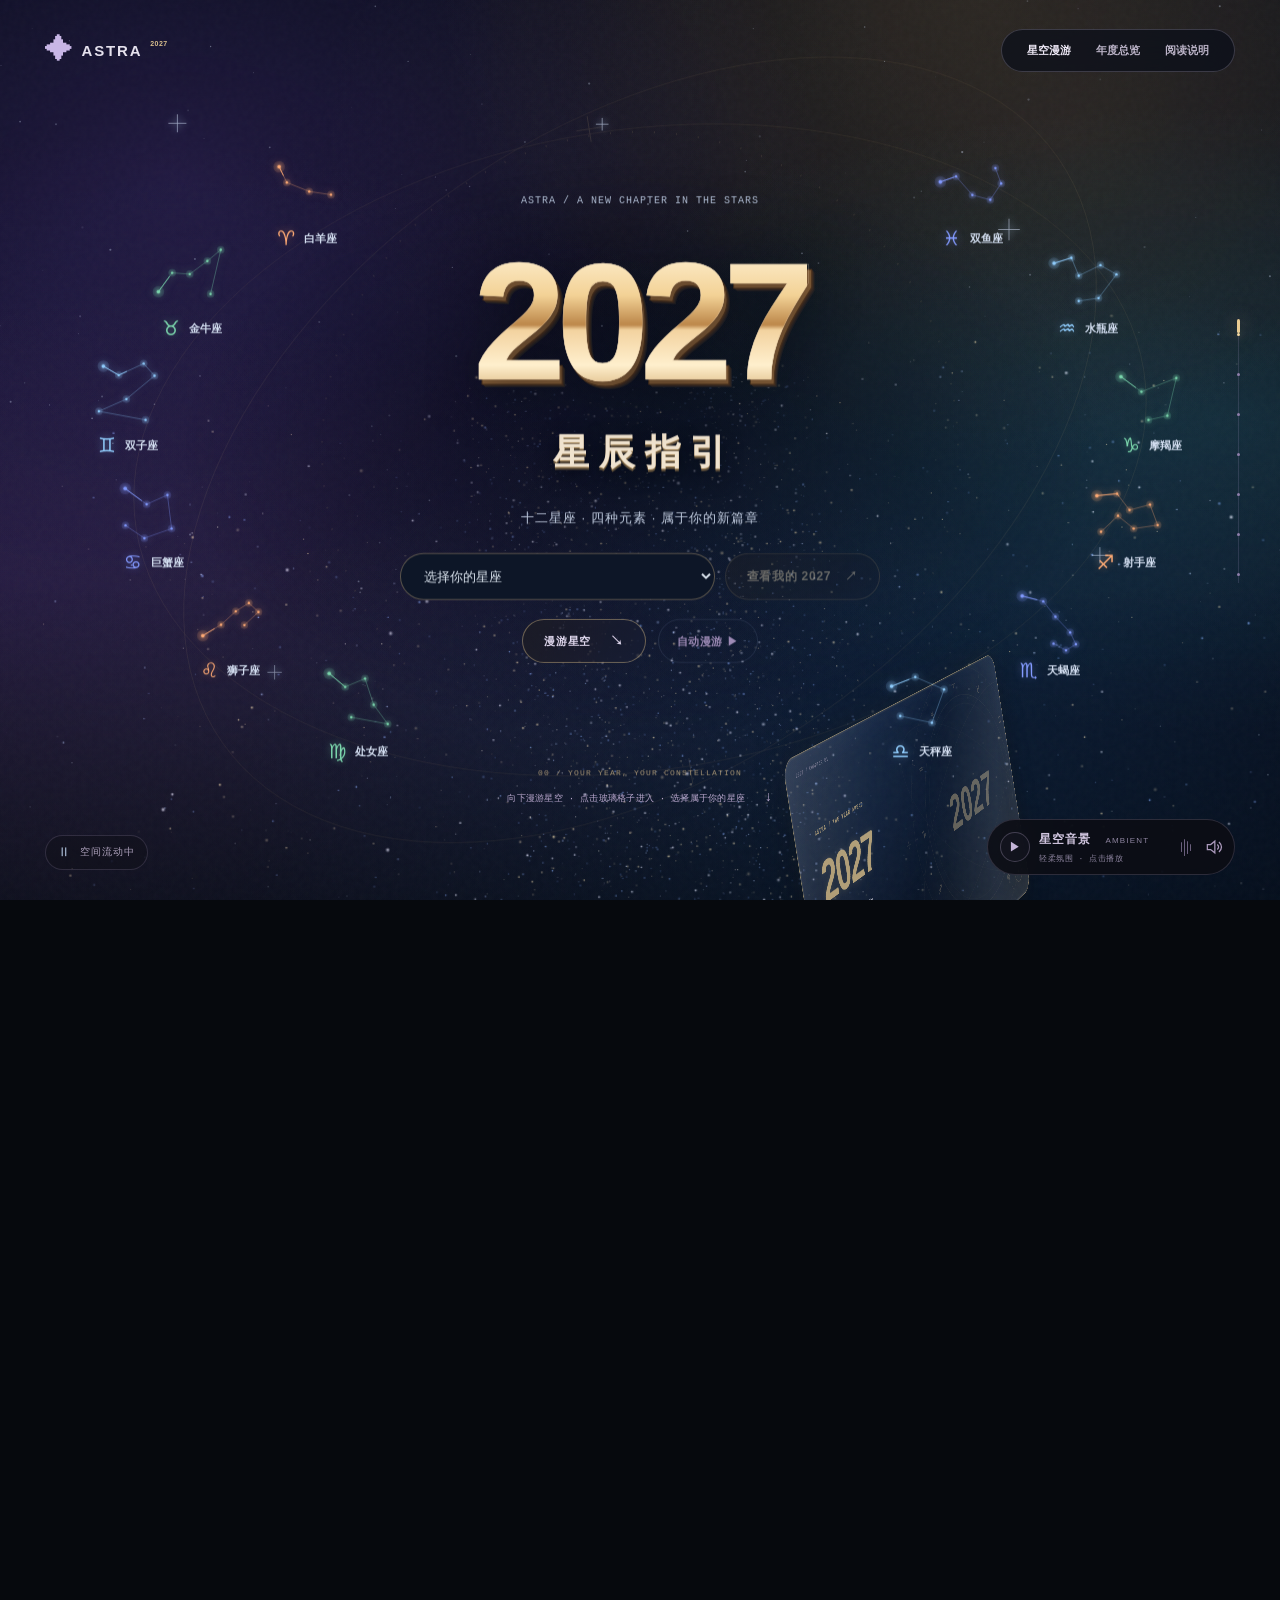
<file: src/index.html>
<!doctype html>
<html lang="zh-CN">
<head>
<meta charset="UTF-8">
<meta name="viewport" content="width=device-width,initial-scale=1,viewport-fit=cover">
<meta name="theme-color" content="#08090c">
<link rel="icon" href="data:image/svg+xml,%3Csvg xmlns='http://www.w3.org/2000/svg' viewBox='0 0 64 64'%3E%3Crect width='64' height='64' rx='16' fill='%2308090c'/%3E%3Cpath d='M32 8L38 26L56 32L38 38L32 56L26 38L8 32L26 26Z' fill='%23eacc93'/%3E%3C/svg%3E">
<meta name="description" content="2027 星辰指引 — 漫游十二星座的年度主题、爱情事业与月份指引。">
<title>2027 · 星辰指引</title>
<link rel="stylesheet" href="style.css">
<link rel="stylesheet" href="pages.css">
<link rel="stylesheet" href="theme.css">
<link rel="stylesheet" href="experience.css">
<link rel="stylesheet" href="detail.css">
<link rel="stylesheet" href="arrival.css">
<link rel="stylesheet" href="astrology.css">
<link rel="stylesheet" href="finish.css">
</head>
<body>
<section id="arrival-loader" hidden aria-label="进入 2027 星辰指引">
  <svg class="arrival-portal" viewBox="-500 -270 1000 540" aria-hidden="true">
    <defs>
      <linearGradient id="arrival-spectrum" x1="0" y1="0" x2="1" y2="1"><stop stop-color="#49dcff"/><stop offset=".45" stop-color="#5eacff"/><stop offset=".72" stop-color="#ba7cff"/><stop offset="1" stop-color="#f1a7cc"/></linearGradient>
      <pattern id="arrival-hatch" width="6" height="6" patternUnits="userSpaceOnUse" patternTransform="rotate(34)"><path d="M0 0V6" stroke="#64d7ea" stroke-width="1.4"/></pattern>
      <radialGradient id="arrival-core"><stop stop-color="#1b516a" stop-opacity=".12"/><stop offset="1" stop-color="#0b1824" stop-opacity="0"/></radialGradient>
    </defs>
    <g class="arrival-contours" fill="none" stroke="url(#arrival-spectrum)" stroke-width=".8"></g>
    <circle r="102" fill="#020406" stroke="url(#arrival-spectrum)" stroke-width="1"/>
    <circle class="arrival-orbit" r="110" fill="none" stroke="#78d8ec" stroke-opacity=".2" stroke-width=".6" stroke-dasharray="80 240"/>
    <circle r="51" fill="url(#arrival-hatch)" opacity=".28"/><circle r="95" fill="url(#arrival-core)"/>
  </svg>
  <div class="arrival-progress" role="progressbar" aria-label="载入进度" aria-valuemin="0" aria-valuemax="100" aria-valuenow="0"><span class="arrival-percent">00</span><span class="arrival-percent-sign">%</span></div>
  <p class="arrival-label">ASTRA <span>/</span> THE YEAR 2027</p>
  <span class="arrival-status sr-only" role="status">正在进入 2027 星辰空间</span>
</section>
<script src="arrival.js"></script>
<header class="header"><a class="brand" href="#/" aria-label="2027 星辰指引首页"><span class="brand-mark">✦</span> ASTRA<span class="brand-dot">2027</span></a><nav aria-label="主导航"><a class="nav-link active" href="#/work">星空漫游</a><a class="nav-link" href="#/overview">年度总览</a><a class="about-trigger nav-link" href="#/about">阅读说明</a></nav></header>
<main id="home-content">
<section class="hero" id="home" data-world="0" aria-labelledby="hero-title">
<div class="landscape" aria-hidden="true">
<svg viewBox="0 0 1600 1100" preserveAspectRatio="xMidYMid slice" xmlns="http://www.w3.org/2000/svg">
<defs>
<radialGradient id="starlight-glow"><stop stop-color="#c8e5ff" stop-opacity=".7"/><stop offset=".24" stop-color="#a3cdff" stop-opacity=".2"/><stop offset="1" stop-color="#a3cdff" stop-opacity="0"/></radialGradient>
<linearGradient id="sky" x2="0" y2="1"><stop stop-color="#050a16"/><stop offset=".45" stop-color="#102449"/><stop offset=".75" stop-color="#294768"/><stop offset="1" stop-color="#101624"/></linearGradient>
<radialGradient id="halo"><stop stop-color="#dce5ff" stop-opacity=".44"/><stop offset=".45" stop-color="#a1b8f1" stop-opacity=".18"/><stop offset="1" stop-color="#819de8" stop-opacity="0"/></radialGradient>
<radialGradient id="moon" cx=".32" cy=".25" r=".9"><stop stop-color="#e4efff"/><stop offset=".48" stop-color="#c3d4e8"/><stop offset=".8" stop-color="#93adc9"/><stop offset="1" stop-color="#6e8098"/></radialGradient>
<radialGradient id="crater" cx=".6" cy=".75"><stop stop-color="#a2aaa5" stop-opacity=".05"/><stop offset=".66" stop-color="#768b91" stop-opacity=".35"/><stop offset=".87" stop-color="#65777d" stop-opacity=".8"/><stop offset="1" stop-color="#edf0db" stop-opacity=".65"/></radialGradient>
<radialGradient id="moon-shade" cx=".3" cy=".28" r=".9"><stop offset=".4" stop-color="#122138" stop-opacity="0"/><stop offset="1" stop-color="#142442" stop-opacity=".38"/></radialGradient>
<linearGradient id="dune" x2=".4" y2="1"><stop stop-color="#66768e"/><stop offset=".22" stop-color="#263447"/><stop offset="1" stop-color="#101620"/></linearGradient>
<linearGradient id="front" x2="0" y2="1"><stop stop-color="#1f2a3a"/><stop offset="1" stop-color="#080e19"/></linearGradient>
<filter id="moon-surface" x="0" y="0" width="100%" height="100%"><feTurbulence type="fractalNoise" baseFrequency=".027" numOctaves="4" seed="12"/><feColorMatrix type="saturate" values="0"/><feComponentTransfer><feFuncA type="linear" slope=".35"/></feComponentTransfer><feBlend in="SourceGraphic" mode="multiply"/></filter>
<filter id="soft"><feGaussianBlur stdDeviation="9"/></filter>
<filter id="cloud-blur"><feGaussianBlur stdDeviation="15"/></filter>
<filter id="texture"><feTurbulence type="fractalNoise" baseFrequency=".8" numOctaves="3" stitchTiles="stitch"/><feColorMatrix type="saturate" values="0"/><feComponentTransfer><feFuncA type="linear" slope=".045"/></feComponentTransfer><feBlend in="SourceGraphic" mode="soft-light"/></filter>
<clipPath id="moon-clip"><circle cx="1060" cy="375" r="242"/></clipPath>
</defs>
<rect width="1600" height="1100" fill="url(#sky)"/>
<ellipse cx="1030" cy="420" rx="670" ry="580" fill="url(#halo)" class="moon-aura"/>
<g class="star-field"><circle class="star" cx="834.6" cy="590.8" r="1.73" fill="#fff1d4" style="--star-opacity:0.67;--twinkle:6.31s;--delay:-0.99s"/>
<circle class="star" cx="54.5" cy="286.6" r="1.12" fill="#b8ccff" style="--star-opacity:0.77;--twinkle:7.01s;--delay:-5.76s"/>
<circle class="star" cx="1090.7" cy="531.5" r="0.57" fill="#fff1d4" style="--star-opacity:0.29;--twinkle:7.06s;--delay:-7.88s"/>
<circle class="star" cx="249.8" cy="518.0" r="0.95" fill="#fff1d4" style="--star-opacity:0.38;--twinkle:5.70s;--delay:-7.94s"/>
<circle class="star" cx="1018.7" cy="232.6" r="0.52" fill="#b8ccff" style="--star-opacity:0.63;--twinkle:6.00s;--delay:-6.14s"/>
<circle class="star" cx="656.1" cy="374.4" r="0.75" fill="#b8ccff" style="--star-opacity:0.47;--twinkle:3.26s;--delay:-6.77s"/>
<circle class="star" cx="570.9" cy="700.8" r="0.79" fill="#e4edff" style="--star-opacity:0.77;--twinkle:4.19s;--delay:-5.01s"/>
<circle class="star" cx="1520.9" cy="389.4" r="1.71" fill="#b8ccff" style="--star-opacity:0.37;--twinkle:6.02s;--delay:-5.00s"/>
<circle class="star" cx="884.3" cy="103.2" r="1.04" fill="#b8ccff" style="--star-opacity:0.44;--twinkle:4.66s;--delay:-8.18s"/>
<circle class="star" cx="923.5" cy="206.3" r="0.46" fill="#b8ccff" style="--star-opacity:0.26;--twinkle:6.72s;--delay:-4.26s"/>
<circle class="star" cx="97.0" cy="152.8" r="0.68" fill="#fff1d4" style="--star-opacity:0.84;--twinkle:7.55s;--delay:-0.19s"/>
<circle class="star" cx="901.2" cy="503.9" r="0.81" fill="#fff1d4" style="--star-opacity:0.82;--twinkle:7.89s;--delay:-7.35s"/>
<circle class="star" cx="300.9" cy="726.7" r="1.31" fill="#fff1d4" style="--star-opacity:0.32;--twinkle:4.06s;--delay:-7.58s"/>
<circle class="star" cx="858.3" cy="589.6" r="1.28" fill="#b8ccff" style="--star-opacity:0.28;--twinkle:7.63s;--delay:-0.84s"/>
<circle class="star" cx="1227.0" cy="614.0" r="1.82" fill="#e4edff" style="--star-opacity:0.58;--twinkle:5.72s;--delay:-8.81s"/>
<circle class="star" cx="366.5" cy="699.7" r="0.97" fill="#b8ccff" style="--star-opacity:0.28;--twinkle:7.44s;--delay:-5.28s"/>
<circle class="star" cx="1311.3" cy="170.2" r="0.82" fill="#fff1d4" style="--star-opacity:0.52;--twinkle:7.84s;--delay:-6.77s"/>
<circle class="star" cx="373.0" cy="239.1" r="0.62" fill="#b8ccff" style="--star-opacity:0.61;--twinkle:7.81s;--delay:-5.20s"/>
<circle class="star" cx="830.6" cy="48.7" r="1.20" fill="#fff1d4" style="--star-opacity:0.35;--twinkle:7.82s;--delay:-2.08s"/>
<circle class="star" cx="506.0" cy="134.0" r="1.33" fill="#e4edff" style="--star-opacity:0.43;--twinkle:4.78s;--delay:-5.32s"/>
<circle class="star" cx="829.4" cy="386.8" r="0.62" fill="#fff1d4" style="--star-opacity:0.79;--twinkle:5.77s;--delay:-1.61s"/>
<circle class="star" cx="742.7" cy="626.1" r="1.94" fill="#b8ccff" style="--star-opacity:0.26;--twinkle:4.32s;--delay:-8.89s"/>
<circle class="star" cx="1314.3" cy="346.5" r="1.13" fill="#e4edff" style="--star-opacity:0.28;--twinkle:3.49s;--delay:-6.00s"/>
<circle class="star" cx="36.1" cy="91.2" r="1.09" fill="#b8ccff" style="--star-opacity:0.62;--twinkle:7.97s;--delay:-0.89s"/>
<circle class="star" cx="1444.0" cy="612.9" r="0.47" fill="#fff1d4" style="--star-opacity:0.74;--twinkle:7.62s;--delay:-7.81s"/>
<circle class="star" cx="59.2" cy="298.0" r="0.56" fill="#e4edff" style="--star-opacity:0.69;--twinkle:3.30s;--delay:-8.77s"/>
<circle class="star" cx="425.4" cy="267.0" r="1.30" fill="#fff1d4" style="--star-opacity:0.74;--twinkle:7.88s;--delay:-3.65s"/>
<circle class="star" cx="23.7" cy="550.1" r="0.76" fill="#fff1d4" style="--star-opacity:0.75;--twinkle:3.17s;--delay:-6.58s"/>
<circle class="star" cx="460.9" cy="241.6" r="1.93" fill="#e4edff" style="--star-opacity:0.80;--twinkle:7.11s;--delay:-3.98s"/>
<circle class="star" cx="413.8" cy="63.1" r="0.83" fill="#fff1d4" style="--star-opacity:0.37;--twinkle:4.83s;--delay:-1.92s"/>
<circle class="star" cx="1563.5" cy="576.8" r="0.59" fill="#b8ccff" style="--star-opacity:0.30;--twinkle:5.19s;--delay:-8.08s"/>
<circle class="star" cx="1242.9" cy="445.2" r="1.26" fill="#fff1d4" style="--star-opacity:0.59;--twinkle:3.82s;--delay:-4.81s"/>
<circle class="star" cx="511.7" cy="588.3" r="1.24" fill="#b8ccff" style="--star-opacity:0.29;--twinkle:4.18s;--delay:-8.12s"/>
<circle class="star" cx="249.9" cy="179.7" r="0.94" fill="#fff1d4" style="--star-opacity:0.70;--twinkle:6.75s;--delay:-7.19s"/>
<circle class="star" cx="467.0" cy="184.7" r="0.68" fill="#e4edff" style="--star-opacity:0.47;--twinkle:6.18s;--delay:-3.02s"/>
<circle class="star" cx="133.1" cy="72.3" r="1.70" fill="#e4edff" style="--star-opacity:0.81;--twinkle:3.36s;--delay:-3.06s"/>
<circle class="star" cx="1215.5" cy="241.4" r="1.32" fill="#fff1d4" style="--star-opacity:0.41;--twinkle:4.92s;--delay:-2.93s"/>
<circle class="star" cx="917.9" cy="465.2" r="0.84" fill="#fff1d4" style="--star-opacity:0.63;--twinkle:7.49s;--delay:-2.32s"/>
<circle class="star" cx="353.5" cy="402.1" r="0.78" fill="#fff1d4" style="--star-opacity:0.51;--twinkle:4.35s;--delay:-0.71s"/>
<circle class="star" cx="649.4" cy="664.5" r="0.63" fill="#b8ccff" style="--star-opacity:0.26;--twinkle:7.34s;--delay:-5.24s"/>
<circle class="star" cx="566.8" cy="478.0" r="0.81" fill="#fff1d4" style="--star-opacity:0.41;--twinkle:4.51s;--delay:-8.04s"/>
<circle class="star" cx="1494.6" cy="551.4" r="0.64" fill="#e4edff" style="--star-opacity:0.76;--twinkle:6.69s;--delay:-6.36s"/>
<circle class="star" cx="320.8" cy="560.3" r="1.56" fill="#fff1d4" style="--star-opacity:0.37;--twinkle:6.61s;--delay:-7.04s"/>
<circle class="star" cx="1492.6" cy="358.6" r="0.85" fill="#fff1d4" style="--star-opacity:0.30;--twinkle:4.18s;--delay:-3.92s"/>
<circle class="star" cx="632.6" cy="503.5" r="0.79" fill="#b8ccff" style="--star-opacity:0.76;--twinkle:6.46s;--delay:-2.15s"/>
<circle class="star" cx="1511.0" cy="679.5" r="1.22" fill="#b8ccff" style="--star-opacity:0.26;--twinkle:3.49s;--delay:-7.86s"/>
<circle class="star" cx="1037.1" cy="81.6" r="1.34" fill="#b8ccff" style="--star-opacity:0.27;--twinkle:5.36s;--delay:-1.79s"/>
<circle class="star" cx="416.4" cy="35.9" r="0.56" fill="#b8ccff" style="--star-opacity:0.28;--twinkle:7.50s;--delay:-7.64s"/>
<circle class="star" cx="1030.7" cy="392.6" r="1.03" fill="#fff1d4" style="--star-opacity:0.41;--twinkle:5.82s;--delay:-6.99s"/>
<circle class="star" cx="61.0" cy="396.3" r="2.23" fill="#fff1d4" style="--star-opacity:0.28;--twinkle:4.47s;--delay:-3.16s"/>
<circle class="star" cx="771.2" cy="162.8" r="0.90" fill="#e4edff" style="--star-opacity:0.47;--twinkle:5.39s;--delay:-2.96s"/>
<circle class="star" cx="1207.6" cy="364.9" r="1.33" fill="#e4edff" style="--star-opacity:0.61;--twinkle:6.98s;--delay:-3.13s"/>
<circle class="star" cx="1253.4" cy="623.1" r="0.55" fill="#fff1d4" style="--star-opacity:0.83;--twinkle:3.20s;--delay:-3.53s"/>
<circle class="star" cx="184.6" cy="545.0" r="0.58" fill="#e4edff" style="--star-opacity:0.58;--twinkle:5.21s;--delay:-6.11s"/>
<circle class="star" cx="1338.4" cy="23.1" r="0.98" fill="#e4edff" style="--star-opacity:0.33;--twinkle:4.10s;--delay:-7.11s"/>
<circle class="star" cx="485.6" cy="446.3" r="0.95" fill="#b8ccff" style="--star-opacity:0.30;--twinkle:3.02s;--delay:-4.15s"/>
<circle class="star" cx="1392.6" cy="396.5" r="1.87" fill="#e4edff" style="--star-opacity:0.77;--twinkle:3.47s;--delay:-5.82s"/>
<circle class="star" cx="479.9" cy="679.0" r="1.10" fill="#fff1d4" style="--star-opacity:0.75;--twinkle:3.77s;--delay:-8.61s"/>
<circle class="star" cx="1079.3" cy="499.7" r="1.22" fill="#fff1d4" style="--star-opacity:0.66;--twinkle:7.37s;--delay:-6.74s"/>
<circle class="star" cx="1263.9" cy="87.7" r="1.14" fill="#e4edff" style="--star-opacity:0.54;--twinkle:5.05s;--delay:-7.18s"/>
<circle class="star" cx="1075.5" cy="425.4" r="0.96" fill="#fff1d4" style="--star-opacity:0.49;--twinkle:3.65s;--delay:-6.62s"/>
<circle class="star" cx="1376.9" cy="608.4" r="1.04" fill="#b8ccff" style="--star-opacity:0.44;--twinkle:7.69s;--delay:-5.58s"/>
<circle class="star" cx="1327.7" cy="551.4" r="0.87" fill="#b8ccff" style="--star-opacity:0.51;--twinkle:7.06s;--delay:-5.56s"/>
<circle class="star" cx="325.6" cy="97.7" r="1.54" fill="#b8ccff" style="--star-opacity:0.77;--twinkle:4.81s;--delay:-3.86s"/>
<circle class="star" cx="1125.0" cy="394.7" r="0.92" fill="#e4edff" style="--star-opacity:0.26;--twinkle:5.71s;--delay:-6.81s"/>
<circle class="star" cx="1116.0" cy="241.4" r="1.15" fill="#e4edff" style="--star-opacity:0.84;--twinkle:4.79s;--delay:-5.48s"/>
<circle class="star" cx="511.6" cy="181.9" r="0.69" fill="#b8ccff" style="--star-opacity:0.80;--twinkle:3.55s;--delay:-0.21s"/>
<circle class="star" cx="228.8" cy="375.4" r="1.10" fill="#fff1d4" style="--star-opacity:0.25;--twinkle:3.04s;--delay:-3.44s"/>
<circle class="star" cx="1047.9" cy="297.2" r="0.70" fill="#e4edff" style="--star-opacity:0.33;--twinkle:3.09s;--delay:-8.45s"/>
<circle class="star" cx="749.3" cy="118.0" r="0.65" fill="#b8ccff" style="--star-opacity:0.67;--twinkle:4.31s;--delay:-6.56s"/>
<circle class="star" cx="716.8" cy="74.5" r="1.90" fill="#b8ccff" style="--star-opacity:0.31;--twinkle:5.59s;--delay:-5.23s"/>
<circle class="star" cx="521.4" cy="197.9" r="0.80" fill="#b8ccff" style="--star-opacity:0.73;--twinkle:4.34s;--delay:-1.46s"/>
<circle class="star" cx="822.9" cy="163.5" r="0.48" fill="#e4edff" style="--star-opacity:0.68;--twinkle:3.94s;--delay:-6.89s"/>
<circle class="star" cx="370.3" cy="374.4" r="0.60" fill="#fff1d4" style="--star-opacity:0.84;--twinkle:6.09s;--delay:-4.40s"/>
<circle class="star" cx="1355.2" cy="522.8" r="1.18" fill="#b8ccff" style="--star-opacity:0.50;--twinkle:4.68s;--delay:-4.87s"/>
<circle class="star" cx="928.1" cy="616.8" r="0.50" fill="#e4edff" style="--star-opacity:0.29;--twinkle:3.84s;--delay:-6.89s"/>
<circle class="star" cx="1286.8" cy="480.5" r="0.59" fill="#b8ccff" style="--star-opacity:0.36;--twinkle:4.67s;--delay:-6.69s"/>
<circle class="star" cx="1452.5" cy="626.6" r="1.76" fill="#e4edff" style="--star-opacity:0.59;--twinkle:7.81s;--delay:-2.64s"/>
<circle class="star" cx="1172.4" cy="721.9" r="0.82" fill="#e4edff" style="--star-opacity:0.59;--twinkle:5.14s;--delay:-7.93s"/>
<circle class="star" cx="500.2" cy="401.9" r="1.02" fill="#fff1d4" style="--star-opacity:0.71;--twinkle:5.64s;--delay:-2.97s"/>
<circle class="star" cx="1536.1" cy="245.5" r="0.45" fill="#b8ccff" style="--star-opacity:0.72;--twinkle:3.42s;--delay:-5.28s"/>
<circle class="star" cx="800.2" cy="672.2" r="0.53" fill="#b8ccff" style="--star-opacity:0.34;--twinkle:7.23s;--delay:-4.28s"/>
<circle class="star" cx="1473.8" cy="596.4" r="1.20" fill="#b8ccff" style="--star-opacity:0.83;--twinkle:6.04s;--delay:-7.21s"/>
<circle class="star" cx="671.7" cy="575.7" r="1.18" fill="#e4edff" style="--star-opacity:0.71;--twinkle:6.21s;--delay:-3.72s"/>
<circle class="star" cx="403.2" cy="207.2" r="1.64" fill="#b8ccff" style="--star-opacity:0.33;--twinkle:4.61s;--delay:-7.02s"/>
<circle class="star" cx="447.2" cy="705.2" r="1.20" fill="#b8ccff" style="--star-opacity:0.79;--twinkle:4.94s;--delay:-6.10s"/>
<circle class="star" cx="834.5" cy="126.4" r="1.34" fill="#b8ccff" style="--star-opacity:0.26;--twinkle:6.25s;--delay:-0.51s"/>
<circle class="star" cx="459.9" cy="451.9" r="1.02" fill="#b8ccff" style="--star-opacity:0.79;--twinkle:5.55s;--delay:-6.33s"/>
<circle class="star" cx="1106.6" cy="33.3" r="0.47" fill="#e4edff" style="--star-opacity:0.70;--twinkle:7.11s;--delay:-3.55s"/>
<circle class="star" cx="1500.6" cy="259.8" r="1.20" fill="#e4edff" style="--star-opacity:0.70;--twinkle:7.55s;--delay:-5.44s"/>
<circle class="star" cx="1400.5" cy="206.6" r="0.91" fill="#fff1d4" style="--star-opacity:0.81;--twinkle:7.07s;--delay:-0.05s"/>
<circle class="star" cx="1510.3" cy="593.3" r="1.97" fill="#e4edff" style="--star-opacity:0.58;--twinkle:3.66s;--delay:-4.02s"/>
<circle class="star" cx="1465.6" cy="236.6" r="0.53" fill="#fff1d4" style="--star-opacity:0.47;--twinkle:4.00s;--delay:-4.62s"/>
<circle class="star" cx="1453.5" cy="414.5" r="0.64" fill="#e4edff" style="--star-opacity:0.47;--twinkle:3.48s;--delay:-6.92s"/>
<circle class="star" cx="1182.0" cy="491.0" r="1.10" fill="#fff1d4" style="--star-opacity:0.42;--twinkle:6.18s;--delay:-4.97s"/>
<circle class="star" cx="851.1" cy="399.7" r="0.65" fill="#e4edff" style="--star-opacity:0.43;--twinkle:5.85s;--delay:-8.26s"/>
<circle class="star" cx="732.1" cy="452.3" r="1.22" fill="#e4edff" style="--star-opacity:0.79;--twinkle:3.46s;--delay:-1.82s"/>
<circle class="star" cx="1264.2" cy="276.7" r="1.27" fill="#b8ccff" style="--star-opacity:0.82;--twinkle:3.34s;--delay:-3.88s"/>
<circle class="star" cx="860.8" cy="429.4" r="1.63" fill="#fff1d4" style="--star-opacity:0.70;--twinkle:5.46s;--delay:-6.25s"/>
<circle class="star" cx="19.4" cy="304.3" r="0.63" fill="#e4edff" style="--star-opacity:0.32;--twinkle:4.35s;--delay:-5.52s"/>
<circle class="star" cx="1243.6" cy="140.5" r="1.24" fill="#fff1d4" style="--star-opacity:0.61;--twinkle:4.93s;--delay:-6.70s"/>
<circle class="star" cx="199.9" cy="202.8" r="1.23" fill="#e4edff" style="--star-opacity:0.37;--twinkle:7.79s;--delay:-3.26s"/>
<circle class="star" cx="1534.8" cy="489.2" r="1.28" fill="#b8ccff" style="--star-opacity:0.79;--twinkle:3.44s;--delay:-4.36s"/>
<circle class="star" cx="484.7" cy="406.3" r="1.30" fill="#b8ccff" style="--star-opacity:0.60;--twinkle:7.49s;--delay:-6.33s"/>
<circle class="star" cx="403.5" cy="224.9" r="1.31" fill="#b8ccff" style="--star-opacity:0.35;--twinkle:6.02s;--delay:-5.73s"/>
<circle class="star" cx="546.7" cy="202.2" r="1.77" fill="#b8ccff" style="--star-opacity:0.66;--twinkle:7.32s;--delay:-2.65s"/>
<circle class="star" cx="596.9" cy="389.7" r="0.70" fill="#e4edff" style="--star-opacity:0.38;--twinkle:6.09s;--delay:-5.13s"/>
<circle class="star" cx="653.3" cy="180.3" r="0.74" fill="#b8ccff" style="--star-opacity:0.82;--twinkle:4.23s;--delay:-1.74s"/>
<circle class="star" cx="1088.1" cy="628.9" r="0.56" fill="#fff1d4" style="--star-opacity:0.50;--twinkle:6.58s;--delay:-6.14s"/>
<circle class="star" cx="108.6" cy="102.0" r="0.91" fill="#b8ccff" style="--star-opacity:0.40;--twinkle:7.69s;--delay:-3.10s"/>
<circle class="star" cx="1516.3" cy="426.3" r="1.02" fill="#fff1d4" style="--star-opacity:0.40;--twinkle:3.39s;--delay:-7.53s"/>
<circle class="star" cx="597.3" cy="163.5" r="0.58" fill="#b8ccff" style="--star-opacity:0.51;--twinkle:3.28s;--delay:-7.32s"/>
<circle class="star" cx="1059.7" cy="670.2" r="1.77" fill="#b8ccff" style="--star-opacity:0.67;--twinkle:5.89s;--delay:-5.42s"/>
<circle class="star" cx="593.6" cy="210.7" r="0.48" fill="#b8ccff" style="--star-opacity:0.54;--twinkle:6.24s;--delay:-0.22s"/>
<circle class="star" cx="1446.7" cy="499.5" r="0.65" fill="#fff1d4" style="--star-opacity:0.30;--twinkle:6.16s;--delay:-6.85s"/>
<circle class="star" cx="688.8" cy="574.9" r="0.67" fill="#b8ccff" style="--star-opacity:0.29;--twinkle:3.12s;--delay:-5.63s"/>
<circle class="star" cx="1444.0" cy="432.2" r="0.97" fill="#b8ccff" style="--star-opacity:0.64;--twinkle:4.64s;--delay:-4.86s"/>
<circle class="star" cx="60.4" cy="52.3" r="0.88" fill="#e4edff" style="--star-opacity:0.35;--twinkle:3.72s;--delay:-6.94s"/>
<circle class="star" cx="1199.9" cy="379.5" r="1.11" fill="#b8ccff" style="--star-opacity:0.73;--twinkle:7.13s;--delay:-1.80s"/>
<circle class="star" cx="1390.5" cy="362.0" r="1.95" fill="#fff1d4" style="--star-opacity:0.36;--twinkle:6.55s;--delay:-2.22s"/>
<circle class="star" cx="225.7" cy="316.3" r="1.34" fill="#b8ccff" style="--star-opacity:0.31;--twinkle:6.47s;--delay:-0.90s"/>
<circle class="star" cx="639.4" cy="525.9" r="1.00" fill="#b8ccff" style="--star-opacity:0.43;--twinkle:6.38s;--delay:-1.79s"/>
<circle class="star" cx="261.0" cy="381.6" r="1.22" fill="#e4edff" style="--star-opacity:0.73;--twinkle:7.27s;--delay:-6.91s"/>
<circle class="star" cx="261.8" cy="263.2" r="0.50" fill="#b8ccff" style="--star-opacity:0.63;--twinkle:7.58s;--delay:-0.28s"/>
<circle class="star" cx="1015.6" cy="424.0" r="0.72" fill="#e4edff" style="--star-opacity:0.56;--twinkle:6.57s;--delay:-4.58s"/>
<circle class="star" cx="1284.7" cy="428.1" r="1.31" fill="#b8ccff" style="--star-opacity:0.78;--twinkle:7.71s;--delay:-5.88s"/>
<circle class="star" cx="678.1" cy="139.5" r="1.90" fill="#e4edff" style="--star-opacity:0.54;--twinkle:3.26s;--delay:-2.59s"/>
<circle class="star" cx="871.5" cy="137.4" r="1.25" fill="#b8ccff" style="--star-opacity:0.29;--twinkle:7.54s;--delay:-4.80s"/>
<circle class="star" cx="1368.3" cy="532.6" r="0.92" fill="#b8ccff" style="--star-opacity:0.81;--twinkle:4.58s;--delay:-3.26s"/>
<circle class="star" cx="1370.0" cy="475.5" r="1.15" fill="#e4edff" style="--star-opacity:0.74;--twinkle:4.54s;--delay:-3.85s"/>
<circle class="star" cx="975.1" cy="224.9" r="0.59" fill="#fff1d4" style="--star-opacity:0.80;--twinkle:4.11s;--delay:-3.42s"/>
<circle class="star" cx="512.9" cy="116.2" r="1.26" fill="#e4edff" style="--star-opacity:0.81;--twinkle:3.42s;--delay:-1.49s"/>
<circle class="star" cx="250.4" cy="387.3" r="0.83" fill="#fff1d4" style="--star-opacity:0.81;--twinkle:6.17s;--delay:-1.87s"/>
<circle class="star" cx="984.2" cy="498.0" r="1.81" fill="#b8ccff" style="--star-opacity:0.53;--twinkle:7.96s;--delay:-4.98s"/>
<circle class="star" cx="446.3" cy="525.6" r="1.28" fill="#e4edff" style="--star-opacity:0.71;--twinkle:4.49s;--delay:-2.87s"/>
<circle class="star" cx="94.8" cy="227.0" r="0.64" fill="#fff1d4" style="--star-opacity:0.57;--twinkle:6.95s;--delay:-0.80s"/>
<circle class="star" cx="697.5" cy="302.5" r="0.93" fill="#e4edff" style="--star-opacity:0.71;--twinkle:4.99s;--delay:-2.08s"/>
<circle class="star" cx="336.6" cy="637.7" r="1.00" fill="#fff1d4" style="--star-opacity:0.50;--twinkle:6.20s;--delay:-2.94s"/>
<circle class="star" cx="266.0" cy="341.1" r="0.63" fill="#b8ccff" style="--star-opacity:0.66;--twinkle:6.35s;--delay:-7.66s"/>
<circle class="star" cx="1027.6" cy="213.3" r="0.96" fill="#b8ccff" style="--star-opacity:0.38;--twinkle:5.30s;--delay:-6.02s"/>
<circle class="star" cx="282.7" cy="290.7" r="2.26" fill="#e4edff" style="--star-opacity:0.38;--twinkle:4.58s;--delay:-7.69s"/>
<circle class="star" cx="1476.5" cy="152.3" r="0.69" fill="#fff1d4" style="--star-opacity:0.75;--twinkle:4.88s;--delay:-6.78s"/>
<circle class="star" cx="1232.6" cy="308.6" r="0.56" fill="#e4edff" style="--star-opacity:0.64;--twinkle:7.53s;--delay:-7.71s"/>
<circle class="star" cx="318.0" cy="592.1" r="0.99" fill="#fff1d4" style="--star-opacity:0.65;--twinkle:4.45s;--delay:-6.59s"/>
<circle class="star" cx="1116.6" cy="719.1" r="0.63" fill="#b8ccff" style="--star-opacity:0.51;--twinkle:3.12s;--delay:-2.62s"/>
<circle class="star" cx="510.0" cy="21.4" r="1.08" fill="#b8ccff" style="--star-opacity:0.29;--twinkle:5.27s;--delay:-2.60s"/>
<circle class="star" cx="760.1" cy="358.2" r="1.04" fill="#e4edff" style="--star-opacity:0.28;--twinkle:7.92s;--delay:-0.82s"/>
<circle class="star" cx="593.0" cy="568.2" r="2.28" fill="#b8ccff" style="--star-opacity:0.53;--twinkle:7.86s;--delay:-5.38s"/>
<circle class="star" cx="881.0" cy="196.9" r="1.30" fill="#fff1d4" style="--star-opacity:0.46;--twinkle:5.16s;--delay:-3.79s"/>
<circle class="star" cx="510.1" cy="84.1" r="0.48" fill="#fff1d4" style="--star-opacity:0.42;--twinkle:7.74s;--delay:-4.54s"/>
<circle class="star" cx="28.2" cy="345.6" r="0.93" fill="#b8ccff" style="--star-opacity:0.51;--twinkle:6.34s;--delay:-4.67s"/>
<circle class="star" cx="373.3" cy="413.0" r="1.04" fill="#b8ccff" style="--star-opacity:0.60;--twinkle:5.57s;--delay:-2.05s"/>
<circle class="star" cx="693.9" cy="236.9" r="0.81" fill="#b8ccff" style="--star-opacity:0.26;--twinkle:6.44s;--delay:-0.43s"/>
<circle class="star" cx="781.8" cy="676.3" r="1.08" fill="#b8ccff" style="--star-opacity:0.83;--twinkle:4.36s;--delay:-6.02s"/>
<circle class="star" cx="1417.9" cy="295.2" r="1.55" fill="#e4edff" style="--star-opacity:0.77;--twinkle:7.03s;--delay:-4.81s"/>
<circle class="star" cx="328.9" cy="442.2" r="0.84" fill="#fff1d4" style="--star-opacity:0.43;--twinkle:7.47s;--delay:-8.90s"/>
<circle class="star" cx="1546.4" cy="530.6" r="1.31" fill="#fff1d4" style="--star-opacity:0.49;--twinkle:3.27s;--delay:-7.22s"/>
<circle class="star" cx="1552.4" cy="382.1" r="1.33" fill="#e4edff" style="--star-opacity:0.49;--twinkle:3.02s;--delay:-8.19s"/>
<circle class="star" cx="1557.6" cy="469.1" r="0.98" fill="#e4edff" style="--star-opacity:0.27;--twinkle:6.20s;--delay:-8.41s"/>
<circle class="star" cx="1322.9" cy="24.0" r="0.89" fill="#fff1d4" style="--star-opacity:0.68;--twinkle:3.19s;--delay:-5.07s"/>
<circle class="star" cx="1088.2" cy="532.8" r="0.51" fill="#e4edff" style="--star-opacity:0.65;--twinkle:3.01s;--delay:-1.25s"/>
<circle class="star" cx="1316.8" cy="271.5" r="2.22" fill="#fff1d4" style="--star-opacity:0.83;--twinkle:6.76s;--delay:-2.62s"/>
<circle class="star" cx="100.7" cy="457.9" r="0.46" fill="#e4edff" style="--star-opacity:0.38;--twinkle:3.38s;--delay:-7.42s"/>
<circle class="star" cx="182.9" cy="414.6" r="0.88" fill="#b8ccff" style="--star-opacity:0.26;--twinkle:7.32s;--delay:-7.23s"/>
<circle class="star" cx="1504.5" cy="582.6" r="0.71" fill="#fff1d4" style="--star-opacity:0.27;--twinkle:5.73s;--delay:-1.86s"/>
<circle class="star" cx="1451.3" cy="86.7" r="0.52" fill="#b8ccff" style="--star-opacity:0.36;--twinkle:5.06s;--delay:-3.39s"/>
<circle class="star" cx="1214.7" cy="33.7" r="0.49" fill="#fff1d4" style="--star-opacity:0.66;--twinkle:6.06s;--delay:-5.90s"/>
<circle class="star" cx="149.0" cy="432.9" r="1.16" fill="#b8ccff" style="--star-opacity:0.38;--twinkle:3.81s;--delay:-6.39s"/>
<circle class="star" cx="1512.7" cy="650.0" r="2.08" fill="#fff1d4" style="--star-opacity:0.57;--twinkle:4.05s;--delay:-0.71s"/>
<circle class="star" cx="1317.8" cy="108.1" r="1.26" fill="#e4edff" style="--star-opacity:0.31;--twinkle:6.12s;--delay:-2.61s"/>
<circle class="star" cx="1203.0" cy="35.0" r="1.26" fill="#b8ccff" style="--star-opacity:0.57;--twinkle:7.12s;--delay:-1.42s"/>
<circle class="star" cx="509.9" cy="346.0" r="1.24" fill="#fff1d4" style="--star-opacity:0.32;--twinkle:5.82s;--delay:-0.14s"/>
<circle class="star" cx="900.1" cy="344.1" r="0.97" fill="#e4edff" style="--star-opacity:0.35;--twinkle:7.67s;--delay:-4.16s"/>
<circle class="star" cx="1383.8" cy="185.0" r="0.70" fill="#b8ccff" style="--star-opacity:0.63;--twinkle:6.10s;--delay:-3.07s"/>
<circle class="star" cx="397.9" cy="178.9" r="1.22" fill="#fff1d4" style="--star-opacity:0.43;--twinkle:7.10s;--delay:-3.70s"/>
<circle class="star" cx="1063.5" cy="319.6" r="2.09" fill="#e4edff" style="--star-opacity:0.70;--twinkle:4.77s;--delay:-0.25s"/>
<circle class="star" cx="1325.9" cy="522.7" r="1.03" fill="#b8ccff" style="--star-opacity:0.69;--twinkle:3.09s;--delay:-5.34s"/>
<circle class="star" cx="309.8" cy="272.1" r="0.95" fill="#b8ccff" style="--star-opacity:0.60;--twinkle:6.93s;--delay:-1.77s"/>
<circle class="star" cx="1290.4" cy="573.4" r="0.60" fill="#b8ccff" style="--star-opacity:0.51;--twinkle:4.90s;--delay:-1.68s"/>
<circle class="star" cx="553.9" cy="23.8" r="0.81" fill="#fff1d4" style="--star-opacity:0.81;--twinkle:4.28s;--delay:-4.74s"/>
<circle class="star" cx="876.5" cy="365.6" r="0.69" fill="#fff1d4" style="--star-opacity:0.50;--twinkle:7.28s;--delay:-5.94s"/>
<circle class="star" cx="1441.6" cy="728.6" r="1.15" fill="#fff1d4" style="--star-opacity:0.34;--twinkle:7.42s;--delay:-7.24s"/>
<circle class="star" cx="1209.9" cy="652.6" r="1.90" fill="#fff1d4" style="--star-opacity:0.29;--twinkle:3.09s;--delay:-7.96s"/>
<circle class="star" cx="1202.2" cy="492.4" r="1.05" fill="#fff1d4" style="--star-opacity:0.50;--twinkle:5.58s;--delay:-3.57s"/>
<circle class="star" cx="290.8" cy="422.8" r="0.46" fill="#b8ccff" style="--star-opacity:0.52;--twinkle:3.87s;--delay:-3.74s"/>
<circle class="star" cx="570.6" cy="283.2" r="0.49" fill="#fff1d4" style="--star-opacity:0.82;--twinkle:7.46s;--delay:-2.44s"/>
<circle class="star" cx="1016.0" cy="142.3" r="0.85" fill="#fff1d4" style="--star-opacity:0.74;--twinkle:3.45s;--delay:-3.33s"/>
<circle class="star" cx="285.3" cy="341.3" r="1.08" fill="#b8ccff" style="--star-opacity:0.68;--twinkle:4.31s;--delay:-0.70s"/>
<circle class="star" cx="82.0" cy="488.6" r="0.78" fill="#b8ccff" style="--star-opacity:0.74;--twinkle:7.80s;--delay:-8.14s"/>
<circle class="star" cx="1332.1" cy="136.4" r="2.12" fill="#fff1d4" style="--star-opacity:0.34;--twinkle:4.61s;--delay:-7.04s"/>
<circle class="star" cx="381.9" cy="380.5" r="1.04" fill="#e4edff" style="--star-opacity:0.45;--twinkle:6.14s;--delay:-4.67s"/>
<circle class="star" cx="68.4" cy="613.7" r="0.78" fill="#fff1d4" style="--star-opacity:0.45;--twinkle:6.29s;--delay:-4.46s"/>
<circle class="star" cx="1167.1" cy="260.7" r="1.19" fill="#fff1d4" style="--star-opacity:0.43;--twinkle:4.23s;--delay:-5.51s"/>
<circle class="star" cx="1022.4" cy="304.9" r="1.13" fill="#e4edff" style="--star-opacity:0.45;--twinkle:3.48s;--delay:-1.28s"/>
<circle class="star" cx="335.2" cy="50.1" r="1.17" fill="#fff1d4" style="--star-opacity:0.38;--twinkle:4.33s;--delay:-2.51s"/>
<circle class="star" cx="257.5" cy="115.9" r="0.73" fill="#e4edff" style="--star-opacity:0.54;--twinkle:3.13s;--delay:-5.44s"/>
<circle class="star" cx="1126.6" cy="400.9" r="1.52" fill="#fff1d4" style="--star-opacity:0.58;--twinkle:4.14s;--delay:-1.78s"/>
<circle class="star" cx="959.7" cy="587.1" r="0.99" fill="#e4edff" style="--star-opacity:0.64;--twinkle:5.37s;--delay:-6.62s"/>
<circle class="star" cx="1208.4" cy="448.8" r="1.23" fill="#fff1d4" style="--star-opacity:0.26;--twinkle:7.45s;--delay:-5.90s"/>
<circle class="star" cx="1376.6" cy="321.9" r="0.89" fill="#fff1d4" style="--star-opacity:0.56;--twinkle:3.75s;--delay:-7.63s"/>
<circle class="star" cx="1058.7" cy="458.7" r="0.95" fill="#b8ccff" style="--star-opacity:0.55;--twinkle:5.77s;--delay:-6.30s"/>
<circle class="star" cx="302.2" cy="76.3" r="0.76" fill="#fff1d4" style="--star-opacity:0.51;--twinkle:6.58s;--delay:-2.20s"/>
<circle class="star" cx="1345.4" cy="389.1" r="1.06" fill="#fff1d4" style="--star-opacity:0.71;--twinkle:7.88s;--delay:-0.36s"/>
<circle class="star" cx="141.6" cy="466.1" r="2.24" fill="#fff1d4" style="--star-opacity:0.71;--twinkle:3.57s;--delay:-4.06s"/>
<circle class="star" cx="1373.5" cy="706.7" r="1.34" fill="#b8ccff" style="--star-opacity:0.74;--twinkle:7.24s;--delay:-5.68s"/>
<circle class="star" cx="586.1" cy="717.5" r="0.71" fill="#b8ccff" style="--star-opacity:0.54;--twinkle:5.63s;--delay:-0.13s"/>
<circle class="star" cx="100.5" cy="159.7" r="0.49" fill="#b8ccff" style="--star-opacity:0.48;--twinkle:7.57s;--delay:-3.83s"/>
<circle class="star" cx="854.5" cy="39.1" r="1.34" fill="#fff1d4" style="--star-opacity:0.51;--twinkle:3.82s;--delay:-5.05s"/>
<circle class="star" cx="1251.9" cy="182.2" r="1.17" fill="#b8ccff" style="--star-opacity:0.79;--twinkle:3.76s;--delay:-6.66s"/>
<circle class="star" cx="1188.8" cy="637.7" r="1.29" fill="#b8ccff" style="--star-opacity:0.38;--twinkle:7.16s;--delay:-3.86s"/>
<circle class="star" cx="1077.5" cy="403.2" r="1.51" fill="#fff1d4" style="--star-opacity:0.41;--twinkle:6.53s;--delay:-5.18s"/>
<circle class="star" cx="14.3" cy="530.9" r="0.56" fill="#fff1d4" style="--star-opacity:0.65;--twinkle:3.22s;--delay:-0.28s"/>
<circle class="star" cx="400.6" cy="457.4" r="0.67" fill="#fff1d4" style="--star-opacity:0.29;--twinkle:3.24s;--delay:-0.49s"/>
<circle class="star" cx="206.8" cy="27.4" r="0.78" fill="#e4edff" style="--star-opacity:0.53;--twinkle:6.56s;--delay:-7.31s"/>
<circle class="star" cx="281.8" cy="150.6" r="0.89" fill="#e4edff" style="--star-opacity:0.43;--twinkle:4.15s;--delay:-8.16s"/>
<circle class="star" cx="746.6" cy="357.7" r="0.56" fill="#fff1d4" style="--star-opacity:0.55;--twinkle:3.10s;--delay:-7.99s"/>
<circle class="star" cx="1114.6" cy="61.7" r="0.87" fill="#b8ccff" style="--star-opacity:0.67;--twinkle:6.70s;--delay:-7.30s"/>
<circle class="star" cx="17.9" cy="671.4" r="2.08" fill="#e4edff" style="--star-opacity:0.54;--twinkle:7.76s;--delay:-4.73s"/>
<circle class="star" cx="1361.5" cy="432.8" r="0.97" fill="#fff1d4" style="--star-opacity:0.45;--twinkle:3.58s;--delay:-3.90s"/>
<circle class="star" cx="650.7" cy="144.9" r="1.31" fill="#e4edff" style="--star-opacity:0.48;--twinkle:6.07s;--delay:-1.23s"/>
<circle class="star" cx="974.9" cy="534.4" r="1.26" fill="#b8ccff" style="--star-opacity:0.48;--twinkle:7.26s;--delay:-5.86s"/>
<circle class="star" cx="863.3" cy="431.4" r="0.91" fill="#e4edff" style="--star-opacity:0.36;--twinkle:3.24s;--delay:-4.73s"/>
<circle class="star" cx="1166.6" cy="292.9" r="0.82" fill="#fff1d4" style="--star-opacity:0.43;--twinkle:6.46s;--delay:-8.45s"/>
<circle class="star" cx="644.8" cy="672.6" r="1.27" fill="#fff1d4" style="--star-opacity:0.82;--twinkle:5.78s;--delay:-4.04s"/>
<circle class="star" cx="886.9" cy="135.4" r="1.64" fill="#e4edff" style="--star-opacity:0.27;--twinkle:4.34s;--delay:-8.72s"/>
<circle class="star" cx="1176.4" cy="229.9" r="0.76" fill="#e4edff" style="--star-opacity:0.81;--twinkle:3.27s;--delay:-2.21s"/>
<circle class="star" cx="445.6" cy="548.3" r="0.55" fill="#fff1d4" style="--star-opacity:0.75;--twinkle:4.42s;--delay:-3.29s"/>
<circle class="star" cx="157.5" cy="615.8" r="1.24" fill="#fff1d4" style="--star-opacity:0.45;--twinkle:4.94s;--delay:-2.57s"/>
<circle class="star" cx="1175.9" cy="502.5" r="0.62" fill="#fff1d4" style="--star-opacity:0.62;--twinkle:4.86s;--delay:-3.83s"/>
<circle class="star" cx="457.8" cy="201.9" r="1.28" fill="#e4edff" style="--star-opacity:0.77;--twinkle:6.88s;--delay:-6.57s"/>
<circle class="star" cx="1101.3" cy="444.2" r="0.97" fill="#e4edff" style="--star-opacity:0.79;--twinkle:3.22s;--delay:-8.71s"/>
<circle class="star" cx="314.2" cy="81.0" r="2.05" fill="#e4edff" style="--star-opacity:0.35;--twinkle:7.95s;--delay:-2.12s"/>
<circle class="star" cx="720.5" cy="378.1" r="1.16" fill="#e4edff" style="--star-opacity:0.63;--twinkle:5.80s;--delay:-4.34s"/>
<circle class="star" cx="385.7" cy="294.3" r="0.51" fill="#e4edff" style="--star-opacity:0.68;--twinkle:3.29s;--delay:-8.50s"/>
<circle class="star" cx="846.3" cy="567.7" r="0.62" fill="#e4edff" style="--star-opacity:0.73;--twinkle:3.93s;--delay:-5.86s"/>
<circle class="star" cx="1177.1" cy="617.6" r="0.47" fill="#b8ccff" style="--star-opacity:0.55;--twinkle:4.58s;--delay:-7.01s"/>
<circle class="star" cx="1044.7" cy="663.5" r="1.23" fill="#b8ccff" style="--star-opacity:0.36;--twinkle:5.47s;--delay:-5.47s"/>
<circle class="star" cx="579.0" cy="286.7" r="1.30" fill="#e4edff" style="--star-opacity:0.58;--twinkle:6.92s;--delay:-0.03s"/>
<circle class="star" cx="463.7" cy="421.8" r="1.68" fill="#b8ccff" style="--star-opacity:0.71;--twinkle:3.20s;--delay:-7.70s"/>
<circle class="star" cx="1262.4" cy="550.1" r="0.52" fill="#e4edff" style="--star-opacity:0.39;--twinkle:7.37s;--delay:-7.00s"/>
<circle class="star" cx="108.7" cy="344.2" r="1.27" fill="#e4edff" style="--star-opacity:0.43;--twinkle:4.85s;--delay:-0.81s"/>
<circle class="star" cx="443.0" cy="277.7" r="0.81" fill="#b8ccff" style="--star-opacity:0.47;--twinkle:4.12s;--delay:-6.63s"/>
<circle class="star" cx="1244.4" cy="384.0" r="0.69" fill="#e4edff" style="--star-opacity:0.69;--twinkle:3.70s;--delay:-4.38s"/>
<circle class="star" cx="800.6" cy="506.0" r="0.82" fill="#e4edff" style="--star-opacity:0.74;--twinkle:3.91s;--delay:-6.11s"/>
<circle class="star" cx="1487.6" cy="476.4" r="0.55" fill="#b8ccff" style="--star-opacity:0.42;--twinkle:7.95s;--delay:-6.00s"/>
<circle class="star" cx="832.8" cy="507.9" r="2.20" fill="#e4edff" style="--star-opacity:0.63;--twinkle:4.00s;--delay:-6.46s"/>
<circle class="star" cx="748.4" cy="113.0" r="1.06" fill="#e4edff" style="--star-opacity:0.76;--twinkle:6.83s;--delay:-2.49s"/>
<circle class="star" cx="1014.0" cy="121.8" r="0.95" fill="#e4edff" style="--star-opacity:0.34;--twinkle:6.33s;--delay:-5.87s"/>
<circle class="star" cx="430.7" cy="525.4" r="0.81" fill="#e4edff" style="--star-opacity:0.32;--twinkle:5.68s;--delay:-7.35s"/>
<circle class="star" cx="1324.3" cy="26.4" r="0.55" fill="#e4edff" style="--star-opacity:0.74;--twinkle:6.59s;--delay:-7.79s"/>
<circle class="star" cx="447.3" cy="480.6" r="0.97" fill="#e4edff" style="--star-opacity:0.40;--twinkle:3.29s;--delay:-6.55s"/>
<circle class="star" cx="951.2" cy="526.5" r="1.12" fill="#b8ccff" style="--star-opacity:0.67;--twinkle:7.50s;--delay:-0.36s"/>
<circle class="star" cx="425.5" cy="458.1" r="2.19" fill="#b8ccff" style="--star-opacity:0.39;--twinkle:3.70s;--delay:-6.28s"/>
<circle class="star" cx="841.3" cy="597.0" r="1.12" fill="#fff1d4" style="--star-opacity:0.68;--twinkle:5.49s;--delay:-0.91s"/>
<circle class="star" cx="1457.2" cy="676.6" r="1.27" fill="#b8ccff" style="--star-opacity:0.73;--twinkle:4.47s;--delay:-3.76s"/>
<circle class="star" cx="931.5" cy="246.4" r="0.89" fill="#b8ccff" style="--star-opacity:0.65;--twinkle:7.44s;--delay:-7.73s"/>
<circle class="star" cx="823.7" cy="279.2" r="1.22" fill="#e4edff" style="--star-opacity:0.80;--twinkle:6.41s;--delay:-8.53s"/>
<circle class="star" cx="643.0" cy="661.2" r="0.97" fill="#fff1d4" style="--star-opacity:0.77;--twinkle:4.01s;--delay:-6.62s"/>
<circle class="star" cx="17.4" cy="475.8" r="1.13" fill="#b8ccff" style="--star-opacity:0.36;--twinkle:7.05s;--delay:-2.40s"/>
<circle class="star" cx="860.9" cy="145.4" r="1.73" fill="#e4edff" style="--star-opacity:0.40;--twinkle:6.04s;--delay:-3.28s"/>
<circle class="star" cx="1022.8" cy="711.4" r="0.98" fill="#fff1d4" style="--star-opacity:0.76;--twinkle:4.51s;--delay:-3.77s"/>
<circle class="star" cx="1496.8" cy="521.0" r="0.78" fill="#e4edff" style="--star-opacity:0.27;--twinkle:7.04s;--delay:-3.07s"/>
<circle class="star" cx="635.5" cy="273.4" r="0.87" fill="#fff1d4" style="--star-opacity:0.36;--twinkle:6.79s;--delay:-2.25s"/>
<circle class="star" cx="992.0" cy="368.3" r="0.67" fill="#fff1d4" style="--star-opacity:0.43;--twinkle:4.09s;--delay:-3.92s"/>
<circle class="star" cx="437.3" cy="352.9" r="0.94" fill="#fff1d4" style="--star-opacity:0.41;--twinkle:6.94s;--delay:-6.12s"/>
<circle class="star" cx="943.1" cy="436.5" r="0.94" fill="#e4edff" style="--star-opacity:0.74;--twinkle:3.10s;--delay:-5.09s"/>
<circle class="star" cx="1005.8" cy="472.4" r="1.64" fill="#b8ccff" style="--star-opacity:0.82;--twinkle:7.75s;--delay:-6.15s"/>
<circle class="star" cx="934.2" cy="552.6" r="0.95" fill="#e4edff" style="--star-opacity:0.41;--twinkle:5.79s;--delay:-5.75s"/>
<circle class="star" cx="809.6" cy="327.9" r="0.83" fill="#e4edff" style="--star-opacity:0.64;--twinkle:4.81s;--delay:-7.13s"/>
<circle class="star" cx="618.6" cy="592.1" r="0.73" fill="#b8ccff" style="--star-opacity:0.48;--twinkle:3.55s;--delay:-4.87s"/>
<circle class="star" cx="1040.3" cy="588.8" r="0.85" fill="#b8ccff" style="--star-opacity:0.57;--twinkle:7.99s;--delay:-5.70s"/>
<circle class="star" cx="665.7" cy="540.0" r="0.52" fill="#fff1d4" style="--star-opacity:0.60;--twinkle:4.64s;--delay:-2.56s"/>
<circle class="star" cx="1085.5" cy="522.4" r="1.28" fill="#e4edff" style="--star-opacity:0.81;--twinkle:7.63s;--delay:-0.75s"/>
<circle class="star" cx="74.0" cy="244.1" r="1.93" fill="#e4edff" style="--star-opacity:0.48;--twinkle:4.13s;--delay:-2.85s"/>
<circle class="star" cx="114.7" cy="531.9" r="0.62" fill="#e4edff" style="--star-opacity:0.75;--twinkle:3.38s;--delay:-7.50s"/>
<circle class="star" cx="556.3" cy="71.7" r="0.64" fill="#e4edff" style="--star-opacity:0.73;--twinkle:7.74s;--delay:-4.46s"/>
<circle class="star" cx="200.2" cy="570.1" r="1.31" fill="#fff1d4" style="--star-opacity:0.70;--twinkle:3.50s;--delay:-7.23s"/>
<circle class="star" cx="441.2" cy="84.8" r="1.23" fill="#e4edff" style="--star-opacity:0.55;--twinkle:6.17s;--delay:-6.15s"/>
<circle class="star" cx="1058.2" cy="380.9" r="1.35" fill="#fff1d4" style="--star-opacity:0.54;--twinkle:7.70s;--delay:-3.16s"/>
<circle class="star" cx="1373.6" cy="696.5" r="0.97" fill="#fff1d4" style="--star-opacity:0.27;--twinkle:7.85s;--delay:-3.36s"/>
<circle class="star" cx="310.6" cy="541.1" r="1.86" fill="#e4edff" style="--star-opacity:0.61;--twinkle:5.89s;--delay:-8.97s"/>
<circle class="star" cx="172.1" cy="619.0" r="1.06" fill="#fff1d4" style="--star-opacity:0.42;--twinkle:4.36s;--delay:-3.61s"/>
<circle class="star" cx="16.9" cy="613.5" r="1.24" fill="#fff1d4" style="--star-opacity:0.61;--twinkle:5.09s;--delay:-6.85s"/>
<circle class="star" cx="364.6" cy="194.7" r="1.35" fill="#b8ccff" style="--star-opacity:0.34;--twinkle:3.19s;--delay:-0.11s"/>
<circle class="star" cx="157.8" cy="597.5" r="1.04" fill="#e4edff" style="--star-opacity:0.70;--twinkle:7.81s;--delay:-8.37s"/>
<circle class="star" cx="83.9" cy="74.1" r="0.67" fill="#e4edff" style="--star-opacity:0.70;--twinkle:5.46s;--delay:-5.21s"/>
<circle class="star" cx="541.3" cy="514.6" r="1.10" fill="#b8ccff" style="--star-opacity:0.52;--twinkle:5.80s;--delay:-7.07s"/>
<circle class="star" cx="405.2" cy="42.7" r="1.83" fill="#e4edff" style="--star-opacity:0.62;--twinkle:6.22s;--delay:-6.66s"/>
<circle class="star" cx="591.0" cy="282.1" r="1.20" fill="#b8ccff" style="--star-opacity:0.84;--twinkle:3.44s;--delay:-2.65s"/>
<circle class="star" cx="1017.4" cy="190.1" r="0.59" fill="#b8ccff" style="--star-opacity:0.50;--twinkle:4.38s;--delay:-2.22s"/>
<circle class="star" cx="1398.4" cy="107.2" r="1.16" fill="#fff1d4" style="--star-opacity:0.52;--twinkle:3.13s;--delay:-3.29s"/>
<circle class="star" cx="684.7" cy="119.8" r="1.32" fill="#b8ccff" style="--star-opacity:0.54;--twinkle:7.97s;--delay:-3.99s"/>
<circle class="star" cx="1494.6" cy="269.9" r="1.07" fill="#b8ccff" style="--star-opacity:0.35;--twinkle:3.35s;--delay:-4.17s"/>
<circle class="star" cx="265.9" cy="87.1" r="0.59" fill="#b8ccff" style="--star-opacity:0.71;--twinkle:7.84s;--delay:-1.89s"/>
<circle class="star" cx="69.4" cy="499.9" r="2.08" fill="#b8ccff" style="--star-opacity:0.38;--twinkle:5.51s;--delay:-3.38s"/>
<circle class="star" cx="617.5" cy="360.3" r="1.34" fill="#e4edff" style="--star-opacity:0.47;--twinkle:7.03s;--delay:-5.35s"/>
<circle class="star" cx="629.0" cy="283.8" r="0.55" fill="#fff1d4" style="--star-opacity:0.74;--twinkle:7.49s;--delay:-8.39s"/>
<circle class="star" cx="134.0" cy="713.6" r="1.33" fill="#fff1d4" style="--star-opacity:0.73;--twinkle:7.11s;--delay:-3.81s"/>
<circle class="star" cx="1182.6" cy="559.2" r="0.77" fill="#b8ccff" style="--star-opacity:0.79;--twinkle:5.64s;--delay:-4.58s"/>
<circle class="star" cx="715.9" cy="437.0" r="0.74" fill="#b8ccff" style="--star-opacity:0.63;--twinkle:5.72s;--delay:-1.10s"/></g>
<g class="star-glints"><g class="star-glint" style="--glint-duration:6.47s;--glint-delay:-1.72s;--glint-peak:0.59"><circle cx="1518.5" cy="337.9" r="20.1" fill="url(#starlight-glow)"/><path d="M1518.5 327.9L1519.3 337.1L1528.5 337.9L1519.3 338.7L1518.5 347.9L1517.7 338.7L1508.4 337.9L1517.7 337.1Z" fill="#e9f3ff"/><circle cx="1518.5" cy="337.9" r="1.5" fill="#fff9e9"/></g>
<g class="star-glint" style="--glint-duration:7.07s;--glint-delay:-6.98s;--glint-peak:0.60"><circle cx="952.1" cy="130.6" r="15.4" fill="url(#starlight-glow)"/><path d="M952.1 122.9L952.9 129.8L959.8 130.6L952.9 131.4L952.1 138.3L951.3 131.4L944.5 130.6L951.3 129.8Z" fill="#e9f3ff"/><circle cx="952.1" cy="130.6" r="1.5" fill="#fff9e9"/></g>
<g class="star-glint" style="--glint-duration:3.70s;--glint-delay:-1.80s;--glint-peak:0.60"><circle cx="168.8" cy="192.9" r="21.6" fill="url(#starlight-glow)"/><path d="M168.8 182.1L169.6 192.1L179.6 192.9L169.6 193.7L168.8 203.7L168.0 193.7L158.0 192.9L168.0 192.1Z" fill="#e9f3ff"/><circle cx="168.8" cy="192.9" r="1.5" fill="#fff9e9"/></g>
<g class="star-glint" style="--glint-duration:6.46s;--glint-delay:-5.78s;--glint-peak:0.74"><circle cx="237.1" cy="92.1" r="15.7" fill="url(#starlight-glow)"/><path d="M237.1 84.2L237.9 91.3L245.0 92.1L237.9 92.9L237.1 100.0L236.3 92.9L229.2 92.1L236.3 91.3Z" fill="#e9f3ff"/><circle cx="237.1" cy="92.1" r="1.5" fill="#fff9e9"/></g>
<g class="star-glint" style="--glint-duration:4.57s;--glint-delay:-2.95s;--glint-peak:0.81"><circle cx="1228.1" cy="410.0" r="21.6" fill="url(#starlight-glow)"/><path d="M1228.1 399.2L1228.9 409.2L1238.9 410.0L1228.9 410.8L1228.1 420.7L1227.3 410.8L1217.3 410.0L1227.3 409.2Z" fill="#e9f3ff"/><circle cx="1228.1" cy="410.0" r="1.5" fill="#fff9e9"/></g>
<g class="star-glint" style="--glint-duration:4.58s;--glint-delay:-2.25s;--glint-peak:0.65"><circle cx="1468.6" cy="438.4" r="16.6" fill="url(#starlight-glow)"/><path d="M1468.6 430.0L1469.4 437.6L1476.9 438.4L1469.4 439.2L1468.6 446.7L1467.8 439.2L1460.2 438.4L1467.8 437.6Z" fill="#e9f3ff"/><circle cx="1468.6" cy="438.4" r="1.5" fill="#fff9e9"/></g>
<g class="star-glint" style="--glint-duration:5.66s;--glint-delay:-5.67s;--glint-peak:0.68"><circle cx="1529.5" cy="604.7" r="22.5" fill="url(#starlight-glow)"/><path d="M1529.5 593.4L1530.3 603.9L1540.7 604.7L1530.3 605.5L1529.5 615.9L1528.7 605.5L1518.2 604.7L1528.7 603.9Z" fill="#e9f3ff"/><circle cx="1529.5" cy="604.7" r="1.5" fill="#fff9e9"/></g>
<g class="star-glint" style="--glint-duration:4.59s;--glint-delay:-0.80s;--glint-peak:0.96"><circle cx="769.8" cy="145.2" r="15.9" fill="url(#starlight-glow)"/><path d="M769.8 137.3L770.6 144.4L777.7 145.2L770.6 146.0L769.8 153.2L769.0 146.0L761.8 145.2L769.0 144.4Z" fill="#e9f3ff"/><circle cx="769.8" cy="145.2" r="1.5" fill="#fff9e9"/></g>
<g class="star-glint" style="--glint-duration:5.49s;--glint-delay:-7.97s;--glint-peak:0.99"><circle cx="190.5" cy="182.4" r="11.3" fill="url(#starlight-glow)"/><path d="M190.5 176.8L191.3 181.6L196.1 182.4L191.3 183.2L190.5 188.1L189.7 183.2L184.9 182.4L189.7 181.6Z" fill="#e9f3ff"/><circle cx="190.5" cy="182.4" r="1.5" fill="#fff9e9"/></g>
<g class="star-glint" style="--glint-duration:4.74s;--glint-delay:-4.40s;--glint-peak:0.82"><circle cx="892.8" cy="533.5" r="19.9" fill="url(#starlight-glow)"/><path d="M892.8 523.6L893.6 532.7L902.7 533.5L893.6 534.3L892.8 543.5L892.0 534.3L882.8 533.5L892.0 532.7Z" fill="#e9f3ff"/><circle cx="892.8" cy="533.5" r="1.5" fill="#fff9e9"/></g>
<g class="star-glint" style="--glint-duration:3.85s;--glint-delay:-3.56s;--glint-peak:0.57"><circle cx="638.1" cy="137.7" r="20.5" fill="url(#starlight-glow)"/><path d="M638.1 127.5L638.9 136.9L648.3 137.7L638.9 138.5L638.1 148.0L637.3 138.5L627.8 137.7L637.3 136.9Z" fill="#e9f3ff"/><circle cx="638.1" cy="137.7" r="1.5" fill="#fff9e9"/></g>
<g class="star-glint" style="--glint-duration:5.81s;--glint-delay:-4.98s;--glint-peak:0.65"><circle cx="1018.5" cy="596.0" r="17.6" fill="url(#starlight-glow)"/><path d="M1018.5 587.2L1019.3 595.2L1027.3 596.0L1019.3 596.8L1018.5 604.9L1017.7 596.8L1009.7 596.0L1017.7 595.2Z" fill="#e9f3ff"/><circle cx="1018.5" cy="596.0" r="1.5" fill="#fff9e9"/></g>
<g class="star-glint" style="--glint-duration:5.46s;--glint-delay:-2.65s;--glint-peak:0.80"><circle cx="626.3" cy="173.1" r="15.3" fill="url(#starlight-glow)"/><path d="M626.3 165.4L627.1 172.3L634.0 173.1L627.1 173.9L626.3 180.8L625.5 173.9L618.7 173.1L625.5 172.3Z" fill="#e9f3ff"/><circle cx="626.3" cy="173.1" r="1.5" fill="#fff9e9"/></g>
<g class="star-glint" style="--glint-duration:6.91s;--glint-delay:-4.29s;--glint-peak:0.99"><circle cx="1062.3" cy="258.2" r="19.6" fill="url(#starlight-glow)"/><path d="M1062.3 248.4L1063.1 257.4L1072.1 258.2L1063.1 259.0L1062.3 268.0L1061.5 259.0L1052.5 258.2L1061.5 257.4Z" fill="#e9f3ff"/><circle cx="1062.3" cy="258.2" r="1.5" fill="#fff9e9"/></g>
<g class="star-glint" style="--glint-duration:6.79s;--glint-delay:-0.26s;--glint-peak:0.83"><circle cx="510.8" cy="91.8" r="15.1" fill="url(#starlight-glow)"/><path d="M510.8 84.3L511.6 91.0L518.3 91.8L511.6 92.6L510.8 99.4L510.0 92.6L503.3 91.8L510.0 91.0Z" fill="#e9f3ff"/><circle cx="510.8" cy="91.8" r="1.5" fill="#fff9e9"/></g>
<g class="star-glint" style="--glint-duration:4.95s;--glint-delay:-2.66s;--glint-peak:0.83"><circle cx="1356.3" cy="640.3" r="19.6" fill="url(#starlight-glow)"/><path d="M1356.3 630.5L1357.1 639.5L1366.1 640.3L1357.1 641.1L1356.3 650.1L1355.5 641.1L1346.6 640.3L1355.5 639.5Z" fill="#e9f3ff"/><circle cx="1356.3" cy="640.3" r="1.5" fill="#fff9e9"/></g>
<g class="star-glint" style="--glint-duration:6.04s;--glint-delay:-1.30s;--glint-peak:0.74"><circle cx="145.4" cy="72.4" r="22.3" fill="url(#starlight-glow)"/><path d="M145.4 61.3L146.2 71.6L156.6 72.4L146.2 73.2L145.4 83.6L144.6 73.2L134.2 72.4L144.6 71.6Z" fill="#e9f3ff"/><circle cx="145.4" cy="72.4" r="1.5" fill="#fff9e9"/></g>
<g class="star-glint" style="--glint-duration:6.50s;--glint-delay:-2.55s;--glint-peak:0.66"><circle cx="480.1" cy="110.1" r="20.1" fill="url(#starlight-glow)"/><path d="M480.1 100.0L480.9 109.3L490.1 110.1L480.9 110.9L480.1 120.2L479.3 110.9L470.0 110.1L479.3 109.3Z" fill="#e9f3ff"/><circle cx="480.1" cy="110.1" r="1.5" fill="#fff9e9"/></g>
<g class="star-glint" style="--glint-duration:4.88s;--glint-delay:-6.36s;--glint-peak:0.74"><circle cx="829.3" cy="302.8" r="18.3" fill="url(#starlight-glow)"/><path d="M829.3 293.7L830.1 302.0L838.4 302.8L830.1 303.6L829.3 312.0L828.5 303.6L820.1 302.8L828.5 302.0Z" fill="#e9f3ff"/><circle cx="829.3" cy="302.8" r="1.5" fill="#fff9e9"/></g>
<g class="star-glint" style="--glint-duration:5.73s;--glint-delay:-6.97s;--glint-peak:0.97"><circle cx="249.9" cy="216.6" r="19.5" fill="url(#starlight-glow)"/><path d="M249.9 206.9L250.7 215.8L259.7 216.6L250.7 217.4L249.9 226.4L249.1 217.4L240.1 216.6L249.1 215.8Z" fill="#e9f3ff"/><circle cx="249.9" cy="216.6" r="1.5" fill="#fff9e9"/></g>
<g class="star-glint" style="--glint-duration:4.54s;--glint-delay:-3.69s;--glint-peak:0.85"><circle cx="58.9" cy="63.3" r="14.7" fill="url(#starlight-glow)"/><path d="M58.9 56.0L59.7 62.5L66.3 63.3L59.7 64.1L58.9 70.7L58.1 64.1L51.6 63.3L58.1 62.5Z" fill="#e9f3ff"/><circle cx="58.9" cy="63.3" r="1.5" fill="#fff9e9"/></g>
<g class="star-glint" style="--glint-duration:7.50s;--glint-delay:-6.26s;--glint-peak:0.80"><circle cx="1340.6" cy="216.7" r="10.2" fill="url(#starlight-glow)"/><path d="M1340.6 211.6L1341.4 215.9L1345.7 216.7L1341.4 217.5L1340.6 221.8L1339.8 217.5L1335.5 216.7L1339.8 215.9Z" fill="#e9f3ff"/><circle cx="1340.6" cy="216.7" r="1.5" fill="#fff9e9"/></g>
<g class="star-glint" style="--glint-duration:5.66s;--glint-delay:-6.88s;--glint-peak:0.90"><circle cx="214.1" cy="87.5" r="23.1" fill="url(#starlight-glow)"/><path d="M214.1 75.9L214.9 86.7L225.7 87.5L214.9 88.3L214.1 99.0L213.3 88.3L202.6 87.5L213.3 86.7Z" fill="#e9f3ff"/><circle cx="214.1" cy="87.5" r="1.5" fill="#fff9e9"/></g>
<g class="star-glint" style="--glint-duration:4.56s;--glint-delay:-3.47s;--glint-peak:0.90"><circle cx="1175.4" cy="554.3" r="13.5" fill="url(#starlight-glow)"/><path d="M1175.4 547.5L1176.2 553.5L1182.2 554.3L1176.2 555.1L1175.4 561.0L1174.6 555.1L1168.6 554.3L1174.6 553.5Z" fill="#e9f3ff"/><circle cx="1175.4" cy="554.3" r="1.5" fill="#fff9e9"/></g>
<g class="star-glint" style="--glint-duration:5.46s;--glint-delay:-1.55s;--glint-peak:0.85"><circle cx="1240.3" cy="524.6" r="18.1" fill="url(#starlight-glow)"/><path d="M1240.3 515.6L1241.1 523.8L1249.4 524.6L1241.1 525.4L1240.3 533.7L1239.5 525.4L1231.3 524.6L1239.5 523.8Z" fill="#e9f3ff"/><circle cx="1240.3" cy="524.6" r="1.5" fill="#fff9e9"/></g>
<g class="star-glint" style="--glint-duration:7.42s;--glint-delay:-7.55s;--glint-peak:0.60"><circle cx="1028.7" cy="374.0" r="20.2" fill="url(#starlight-glow)"/><path d="M1028.7 363.9L1029.5 373.2L1038.8 374.0L1029.5 374.8L1028.7 384.1L1027.9 374.8L1018.6 374.0L1027.9 373.2Z" fill="#e9f3ff"/><circle cx="1028.7" cy="374.0" r="1.5" fill="#fff9e9"/></g></g>
<g class="moon-body">
<circle cx="1060" cy="375" r="246" fill="#dfebff" opacity=".24" filter="url(#soft)"/>
<g clip-path="url(#moon-clip)">
<circle cx="1060" cy="375" r="242" fill="url(#moon)"/>
<g fill="#758b93" opacity=".32" filter="url(#soft)">
<path d="M911 209Q936 176 973 198T1018 241Q989 277 955 274T913 246Z"/>
<path d="M1048 190Q1111 162 1166 207T1214 293Q1182 324 1139 299T1085 282Q1040 260 1048 190Z"/>
<path d="M1002 282Q1033 256 1061 290Q1107 279 1129 324T1112 394Q1157 424 1129 459Q1095 483 1059 447T1018 400Q966 381 990 344Q968 312 1002 282Z"/>
<path d="M1190 350Q1252 316 1280 386L1279 463Q1234 481 1207 444T1190 350Z"/>
<path d="M914 410Q930 383 968 399T1003 450Q994 489 949 474T914 410Z"/>
</g>
<circle cx="1039.2" cy="495.7" r="17.3" fill="url(#crater)" opacity="0.50"/><path d="M1028.0 507.2q12.1 6.1 22.5 0" fill="none" stroke="#dce8ff" stroke-width="1.2" opacity=".3"/>
<circle cx="1170.3" cy="335.5" r="17.3" fill="url(#crater)" opacity="0.20"/><path d="M1159.0 346.9q12.1 6.0 22.4 0" fill="none" stroke="#dce8ff" stroke-width="1.2" opacity=".3"/>
<circle cx="1033.0" cy="180.6" r="14.2" fill="url(#crater)" opacity="0.36"/><path d="M1023.8 190.0q10.0 5.0 18.5 0" fill="none" stroke="#dce8ff" stroke-width="1.2" opacity=".3"/>
<circle cx="1125.3" cy="490.8" r="21.7" fill="url(#crater)" opacity="0.38"/><path d="M1111.2 505.1q15.2 7.6 28.2 0" fill="none" stroke="#dce8ff" stroke-width="1.2" opacity=".3"/>
<circle cx="986.2" cy="451.4" r="17.3" fill="url(#crater)" opacity="0.37"/><path d="M975.0 462.8q12.1 6.1 22.5 0" fill="none" stroke="#dce8ff" stroke-width="1.2" opacity=".3"/>
<circle cx="1145.8" cy="389.5" r="19.7" fill="url(#crater)" opacity="0.35"/><path d="M1133.0 402.5q13.8 6.9 25.6 0" fill="none" stroke="#dce8ff" stroke-width="1.2" opacity=".3"/>
<circle cx="1102.6" cy="279.7" r="10.5" fill="url(#crater)" opacity="0.48"/><path d="M1095.7 286.6q7.4 3.7 13.7 0" fill="none" stroke="#dce8ff" stroke-width="1.2" opacity=".3"/>
<circle cx="1210.6" cy="499.4" r="18.2" fill="url(#crater)" opacity="0.40"/><path d="M1198.8 511.4q12.7 6.4 23.6 0" fill="none" stroke="#dce8ff" stroke-width="1.2" opacity=".3"/>
<circle cx="939.6" cy="437.3" r="23.5" fill="url(#crater)" opacity="0.26"/><path d="M924.3 452.8q16.4 8.2 30.5 0" fill="none" stroke="#dce8ff" stroke-width="1.2" opacity=".3"/>
<circle cx="960.4" cy="324.7" r="5.7" fill="url(#crater)" opacity="0.34"/><path d="M956.7 328.4q4.0 2.0 7.4 0" fill="none" stroke="#dce8ff" stroke-width="1.2" opacity=".3"/>
<circle cx="934.5" cy="472.8" r="20.6" fill="url(#crater)" opacity="0.21"/><path d="M921.1 486.4q14.4 7.2 26.8 0" fill="none" stroke="#dce8ff" stroke-width="1.2" opacity=".3"/>
<circle cx="1087.0" cy="202.8" r="21.7" fill="url(#crater)" opacity="0.41"/><path d="M1072.9 217.1q15.2 7.6 28.2 0" fill="none" stroke="#dce8ff" stroke-width="1.2" opacity=".3"/>
<circle cx="937.4" cy="548.2" r="12.6" fill="url(#crater)" opacity="0.30"/><path d="M929.2 556.5q8.8 4.4 16.4 0" fill="none" stroke="#dce8ff" stroke-width="1.2" opacity=".3"/>
<circle cx="982.0" cy="388.2" r="12.6" fill="url(#crater)" opacity="0.41"/><path d="M973.8 396.6q8.8 4.4 16.4 0" fill="none" stroke="#dce8ff" stroke-width="1.2" opacity=".3"/>
<circle cx="945.4" cy="444.0" r="15.7" fill="url(#crater)" opacity="0.24"/><path d="M935.2 454.4q11.0 5.5 20.4 0" fill="none" stroke="#dce8ff" stroke-width="1.2" opacity=".3"/>
<circle cx="1053.9" cy="563.1" r="20.2" fill="url(#crater)" opacity="0.46"/><path d="M1040.8 576.4q14.1 7.1 26.3 0" fill="none" stroke="#dce8ff" stroke-width="1.2" opacity=".3"/>
<circle cx="1095.5" cy="233.4" r="6.2" fill="url(#crater)" opacity="0.36"/><path d="M1091.5 237.6q4.4 2.2 8.1 0" fill="none" stroke="#dce8ff" stroke-width="1.2" opacity=".3"/>
<circle cx="914.8" cy="299.8" r="8.5" fill="url(#crater)" opacity="0.28"/><path d="M909.3 305.4q6.0 3.0 11.1 0" fill="none" stroke="#dce8ff" stroke-width="1.2" opacity=".3"/>
<circle cx="1187.6" cy="501.2" r="4.6" fill="url(#crater)" opacity="0.30"/><path d="M1184.6 504.3q3.2 1.6 6.0 0" fill="none" stroke="#dce8ff" stroke-width="1.2" opacity=".3"/>
<circle cx="1222.2" cy="512.5" r="3.7" fill="url(#crater)" opacity="0.28"/><path d="M1219.8 514.9q2.6 1.3 4.8 0" fill="none" stroke="#dce8ff" stroke-width="1.2" opacity=".3"/>
<circle cx="1162.3" cy="255.3" r="5.1" fill="url(#crater)" opacity="0.26"/><path d="M1159.0 258.6q3.6 1.8 6.6 0" fill="none" stroke="#dce8ff" stroke-width="1.2" opacity=".3"/>
<circle cx="1110.1" cy="474.9" r="8.6" fill="url(#crater)" opacity="0.30"/><path d="M1104.5 480.6q6.0 3.0 11.2 0" fill="none" stroke="#dce8ff" stroke-width="1.2" opacity=".3"/>
<circle cx="1250.9" cy="280.9" r="3.1" fill="url(#crater)" opacity="0.46"/><path d="M1248.9 282.9q2.2 1.1 4.0 0" fill="none" stroke="#dce8ff" stroke-width="1.2" opacity=".3"/>
<circle cx="1181.5" cy="220.6" r="13.9" fill="url(#crater)" opacity="0.36"/><path d="M1172.4 229.8q9.8 4.9 18.1 0" fill="none" stroke="#dce8ff" stroke-width="1.2" opacity=".3"/>
<circle cx="1038.1" cy="551.5" r="3.4" fill="url(#crater)" opacity="0.23"/><path d="M1035.8 553.7q2.4 1.2 4.5 0" fill="none" stroke="#dce8ff" stroke-width="1.2" opacity=".3"/>
<circle cx="1194.1" cy="429.9" r="14.6" fill="url(#crater)" opacity="0.38"/><path d="M1184.6 439.6q10.2 5.1 19.0 0" fill="none" stroke="#dce8ff" stroke-width="1.2" opacity=".3"/>
<circle cx="1107.5" cy="408.1" r="7.7" fill="url(#crater)" opacity="0.32"/><path d="M1102.6 413.1q5.4 2.7 10.0 0" fill="none" stroke="#dce8ff" stroke-width="1.2" opacity=".3"/>
<circle cx="862.8" cy="271.6" r="3.1" fill="url(#crater)" opacity="0.43"/><path d="M860.8 273.6q2.2 1.1 4.0 0" fill="none" stroke="#dce8ff" stroke-width="1.2" opacity=".3"/>
<circle cx="991.7" cy="495.7" r="21.9" fill="url(#crater)" opacity="0.45"/><path d="M977.5 510.1q15.3 7.7 28.5 0" fill="none" stroke="#dce8ff" stroke-width="1.2" opacity=".3"/>
<circle cx="1081.6" cy="241.6" r="18.0" fill="url(#crater)" opacity="0.50"/><path d="M1069.9 253.5q12.6 6.3 23.4 0" fill="none" stroke="#dce8ff" stroke-width="1.2" opacity=".3"/>
<circle cx="1041.2" cy="576.4" r="6.3" fill="url(#crater)" opacity="0.22"/><path d="M1037.1 580.5q4.4 2.2 8.2 0" fill="none" stroke="#dce8ff" stroke-width="1.2" opacity=".3"/>
<circle cx="1156.7" cy="436.9" r="14.7" fill="url(#crater)" opacity="0.33"/><path d="M1147.1 446.6q10.3 5.2 19.1 0" fill="none" stroke="#dce8ff" stroke-width="1.2" opacity=".3"/>
<circle cx="1067.6" cy="500.8" r="19.0" fill="url(#crater)" opacity="0.27"/><path d="M1055.2 513.3q13.3 6.6 24.7 0" fill="none" stroke="#dce8ff" stroke-width="1.2" opacity=".3"/>
<circle cx="995.0" cy="366.1" r="10.7" fill="url(#crater)" opacity="0.44"/><path d="M988.0 373.2q7.5 3.7 13.8 0" fill="none" stroke="#dce8ff" stroke-width="1.2" opacity=".3"/>
<circle cx="903.4" cy="398.5" r="17.3" fill="url(#crater)" opacity="0.29"/><path d="M892.1 409.9q12.1 6.1 22.5 0" fill="none" stroke="#dce8ff" stroke-width="1.2" opacity=".3"/>
<circle cx="962.6" cy="409.4" r="9.4" fill="url(#crater)" opacity="0.47"/><path d="M956.5 415.7q6.6 3.3 12.3 0" fill="none" stroke="#dce8ff" stroke-width="1.2" opacity=".3"/>
<circle cx="1205.2" cy="298.3" r="6.6" fill="url(#crater)" opacity="0.44"/><path d="M1200.9 302.6q4.6 2.3 8.6 0" fill="none" stroke="#dce8ff" stroke-width="1.2" opacity=".3"/>
<circle cx="1186.8" cy="477.1" r="21.2" fill="url(#crater)" opacity="0.29"/><path d="M1173.0 491.1q14.9 7.4 27.6 0" fill="none" stroke="#dce8ff" stroke-width="1.2" opacity=".3"/>
<circle cx="870.3" cy="345.0" r="15.1" fill="url(#crater)" opacity="0.33"/><path d="M860.5 354.9q10.5 5.3 19.6 0" fill="none" stroke="#dce8ff" stroke-width="1.2" opacity=".3"/>
<circle cx="1129.2" cy="253.1" r="17.5" fill="url(#crater)" opacity="0.42"/><path d="M1117.9 264.6q12.2 6.1 22.7 0" fill="none" stroke="#dce8ff" stroke-width="1.2" opacity=".3"/>
<circle cx="1130.5" cy="180.2" r="19.4" fill="url(#crater)" opacity="0.49"/><path d="M1117.9 193.0q13.6 6.8 25.2 0" fill="none" stroke="#dce8ff" stroke-width="1.2" opacity=".3"/>
<circle cx="1050.9" cy="171.7" r="3.6" fill="url(#crater)" opacity="0.43"/><path d="M1048.6 174.0q2.5 1.3 4.7 0" fill="none" stroke="#dce8ff" stroke-width="1.2" opacity=".3"/>
<circle cx="918.1" cy="333.9" r="7.5" fill="url(#crater)" opacity="0.42"/><path d="M913.2 338.9q5.3 2.6 9.8 0" fill="none" stroke="#dce8ff" stroke-width="1.2" opacity=".3"/>
<circle cx="1151.8" cy="524.1" r="13.8" fill="url(#crater)" opacity="0.38"/><path d="M1142.8 533.3q9.7 4.8 18.0 0" fill="none" stroke="#dce8ff" stroke-width="1.2" opacity=".3"/>
<circle cx="967.1" cy="310.7" r="22.1" fill="url(#crater)" opacity="0.49"/><path d="M952.7 325.3q15.5 7.7 28.8 0" fill="none" stroke="#dce8ff" stroke-width="1.2" opacity=".3"/>
<circle cx="1060" cy="375" r="242" fill="transparent" filter="url(#moon-surface)"/>
<circle cx="1060" cy="375" r="242" fill="url(#moon-shade)"/>
</g>
<circle cx="1060" cy="375" r="241" fill="none" stroke="#e5eced" stroke-width="1.5" opacity=".5"/>
</g>
<g class="sky-cloud cloud-one" filter="url(#cloud-blur)" fill="#b2c2dc"><path d="M550 455Q700 420 875 468T1140 470Q1290 449 1520 478Q1390 503 1190 496T900 500Q698 475 550 455Z" opacity=".12"/><path d="M700 505Q890 478 1100 518T1540 510Q1380 550 1140 539T700 505Z" opacity=".065"/></g>
<g class="sky-cloud cloud-two" filter="url(#cloud-blur)" fill="#c7d8eb"><path d="M-200 610Q120 557 370 599T750 594Q960 563 1240 612Q940 643 745 627T330 630Q100 600-200 610Z" opacity=".085"/></g>
<path d="M0 785Q210 685 395 750T800 744Q1020 668 1300 739T1600 715V1100H0Z" fill="#26334a"/>
<path d="M0 850Q220 780 450 844Q750 850 1140 687Q1300 652 1600 810V1100H0Z" fill="url(#dune)"/>
<path d="M450 844Q770 845 1140 687Q1290 660 1470 756" fill="none" stroke="#a6b4cb" stroke-width="1.7" opacity=".52"/>
<path d="M0 900Q300 850 670 958Q980 1050 1600 821V1100H0Z" fill="url(#front)"/>
<path d="M0 900Q300 850 670 958Q980 1050 1600 821" fill="none" stroke="#667a95" stroke-width="1" opacity=".3"/>
<g fill="#080e19"><circle cx="1123" cy="778" r="4"/><path d="M1119 783L1127 782L1130 804L1125 804L1124 822L1121 822L1120 804L1116 804Z"/></g>
<ellipse cx="1125" cy="822" rx="15" ry="2" fill="#0e1725"/>
<rect width="1600" height="1100" fill="transparent" filter="url(#texture)"/>
</svg>
</div>
<div class="meteors" aria-hidden="true">
<span class="meteor meteor-rain" style="--meteor-x:86.9%;--meteor-y:16.1%;--meteor-length:229.6px;--meteor-time:11.01s;--meteor-delay:-6.75s;--meteor-distance:555.9px;--meteor-drop:395.4px;--meteor-strength:0.48"></span>
<span class="meteor meteor-rain" style="--meteor-x:93.8%;--meteor-y:25.4%;--meteor-length:232.9px;--meteor-time:10.95s;--meteor-delay:-0.25s;--meteor-distance:608.4px;--meteor-drop:311.8px;--meteor-strength:0.63"></span>
<span class="meteor meteor-rain" style="--meteor-x:47.3%;--meteor-y:30.3%;--meteor-length:137.1px;--meteor-time:11.63s;--meteor-delay:-2.30s;--meteor-distance:553.3px;--meteor-drop:384.7px;--meteor-strength:0.59"></span>
<span class="meteor meteor-rain" style="--meteor-x:62.0%;--meteor-y:31.0%;--meteor-length:104.8px;--meteor-time:12.08s;--meteor-delay:-3.91s;--meteor-distance:533.9px;--meteor-drop:270.9px;--meteor-strength:0.78"></span>
<span class="meteor meteor-rain" style="--meteor-x:72.8%;--meteor-y:30.8%;--meteor-length:168.6px;--meteor-time:11.09s;--meteor-delay:-10.70s;--meteor-distance:685.1px;--meteor-drop:383.1px;--meteor-strength:0.77"></span>
<span class="meteor meteor-rain" style="--meteor-x:91.1%;--meteor-y:21.1%;--meteor-length:236.3px;--meteor-time:9.22s;--meteor-delay:-1.31s;--meteor-distance:618.9px;--meteor-drop:406.4px;--meteor-strength:0.82"></span>
<span class="meteor meteor-rain" style="--meteor-x:103.8%;--meteor-y:21.6%;--meteor-length:130.1px;--meteor-time:15.74s;--meteor-delay:-10.35s;--meteor-distance:429.7px;--meteor-drop:298.0px;--meteor-strength:0.90"></span>
<span class="meteor meteor-rain" style="--meteor-x:41.9%;--meteor-y:23.0%;--meteor-length:171.7px;--meteor-time:13.61s;--meteor-delay:-0.59s;--meteor-distance:519.9px;--meteor-drop:253.8px;--meteor-strength:0.58"></span>
<span class="meteor meteor-rain" style="--meteor-x:95.7%;--meteor-y:15.5%;--meteor-length:190.2px;--meteor-time:15.14s;--meteor-delay:-10.98s;--meteor-distance:461.0px;--meteor-drop:307.3px;--meteor-strength:0.93"></span>
<span class="meteor meteor-rain" style="--meteor-x:54.8%;--meteor-y:38.9%;--meteor-length:193.1px;--meteor-time:10.49s;--meteor-delay:-3.07s;--meteor-distance:602.7px;--meteor-drop:411.7px;--meteor-strength:0.68"></span>
<span class="meteor meteor-rain" style="--meteor-x:60.4%;--meteor-y:14.2%;--meteor-length:170.6px;--meteor-time:15.41s;--meteor-delay:-11.98s;--meteor-distance:550.6px;--meteor-drop:400.1px;--meteor-strength:0.78"></span>
<span class="meteor meteor-rain" style="--meteor-x:57.9%;--meteor-y:34.0%;--meteor-length:237.2px;--meteor-time:14.20s;--meteor-delay:-8.56s;--meteor-distance:619.4px;--meteor-drop:385.1px;--meteor-strength:0.57"></span>
<span class="meteor meteor-rain" style="--meteor-x:80.4%;--meteor-y:33.4%;--meteor-length:161.1px;--meteor-time:9.83s;--meteor-delay:-4.40s;--meteor-distance:585.7px;--meteor-drop:266.8px;--meteor-strength:0.47"></span>
<span class="meteor meteor-rain" style="--meteor-x:56.5%;--meteor-y:10.6%;--meteor-length:140.8px;--meteor-time:9.85s;--meteor-delay:-3.14s;--meteor-distance:511.3px;--meteor-drop:406.6px;--meteor-strength:0.92"></span>
</div>
<div class="world-scene world-scene-1" aria-hidden="true"><svg viewBox="0 0 650 400" preserveAspectRatio="xMidYMid slice" xmlns="http://www.w3.org/2000/svg"><defs><linearGradient id="world-water-sky" x2="0" y2="1"><stop stop-color="#101e30"/><stop offset="1" stop-color="#557880"/></linearGradient><linearGradient id="world-water-sea" x2="0" y2="1"><stop stop-color="#3e616b"/><stop offset="1" stop-color="#122432"/></linearGradient></defs><rect width="650" height="400" fill="url(#world-water-sky)"/><circle cx="214" cy="132" r="0.7" fill="#d8e4ee" opacity="0.3"/><circle cx="405" cy="373" r="0.9" fill="#d8e4ee" opacity="0.5"/><circle cx="260" cy="346" r="0.7" fill="#d8e4ee" opacity="0.3"/><circle cx="27" cy="150" r="1.0" fill="#d8e4ee" opacity="0.6"/><circle cx="375" cy="4" r="0.5" fill="#d8e4ee" opacity="0.4"/><circle cx="99" cy="200" r="0.9" fill="#d8e4ee" opacity="0.3"/><circle cx="68" cy="235" r="0.8" fill="#d8e4ee" opacity="0.5"/><circle cx="578" cy="0" r="1.1" fill="#d8e4ee" opacity="0.6"/><circle cx="192" cy="317" r="1.2" fill="#d8e4ee" opacity="0.4"/><circle cx="390" cy="410" r="0.7" fill="#d8e4ee" opacity="0.6"/><circle cx="289" cy="198" r="1.0" fill="#d8e4ee" opacity="0.4"/><circle cx="543" cy="221" r="0.5" fill="#d8e4ee" opacity="0.3"/><circle cx="295" cy="120" r="1.1" fill="#d8e4ee" opacity="0.6"/><circle cx="101" cy="203" r="1.1" fill="#d8e4ee" opacity="0.6"/><circle cx="483" cy="262" r="0.5" fill="#d8e4ee" opacity="0.2"/><circle cx="428" cy="2" r="1.2" fill="#d8e4ee" opacity="0.5"/><circle cx="387" cy="356" r="0.5" fill="#d8e4ee" opacity="0.6"/><circle cx="568" cy="319" r="0.6" fill="#d8e4ee" opacity="0.5"/><circle cx="207" cy="264" r="1.2" fill="#d8e4ee" opacity="0.6"/><circle cx="247" cy="67" r="0.9" fill="#d8e4ee" opacity="0.5"/><circle cx="500" cy="169" r="1.2" fill="#d8e4ee" opacity="0.7"/><circle cx="521" cy="143" r="1.2" fill="#d8e4ee" opacity="0.6"/><circle cx="513" cy="96" r="1.2" fill="#d8e4ee" opacity="0.5"/><circle cx="183" cy="87" r="0.7" fill="#d8e4ee" opacity="0.3"/><circle cx="40" cy="62" r="0.6" fill="#d8e4ee" opacity="0.2"/><circle cx="227" cy="24" r="1.3" fill="#d8e4ee" opacity="0.5"/><circle cx="118" cy="54" r="1.1" fill="#d8e4ee" opacity="0.7"/><circle cx="568" cy="232" r="1.1" fill="#d8e4ee" opacity="0.3"/><circle cx="208" cy="64" r="0.7" fill="#d8e4ee" opacity="0.3"/><circle cx="68" cy="44" r="0.8" fill="#d8e4ee" opacity="0.3"/><circle cx="549" cy="49" r="1.1" fill="#d8e4ee" opacity="0.3"/><circle cx="153" cy="343" r="0.8" fill="#d8e4ee" opacity="0.4"/><circle cx="149" cy="325" r="0.6" fill="#d8e4ee" opacity="0.6"/><circle cx="206" cy="168" r="0.7" fill="#d8e4ee" opacity="0.7"/><circle cx="381" cy="401" r="1.2" fill="#d8e4ee" opacity="0.6"/><circle cx="490" cy="121" r="0.8" fill="#d8e4ee" opacity="0.2"/><circle cx="396" cy="268" r="1.2" fill="#d8e4ee" opacity="0.5"/><circle cx="284" cy="111" r="1.3" fill="#d8e4ee" opacity="0.6"/><circle cx="532" cy="348" r="0.9" fill="#d8e4ee" opacity="0.6"/><circle cx="376" cy="211" r="0.6" fill="#d8e4ee" opacity="0.7"/><circle cx="577" cy="245" r="1.0" fill="#d8e4ee" opacity="0.7"/><circle cx="531" cy="364" r="0.4" fill="#d8e4ee" opacity="0.5"/><circle cx="277" cy="143" r="0.9" fill="#d8e4ee" opacity="0.2"/><circle cx="577" cy="30" r="1.2" fill="#d8e4ee" opacity="0.5"/><circle cx="133" cy="332" r="0.7" fill="#d8e4ee" opacity="0.6"/><circle cx="314" cy="165" r="0.5" fill="#d8e4ee" opacity="0.4"/><circle cx="288" cy="262" r="0.8" fill="#d8e4ee" opacity="0.3"/><circle cx="78" cy="176" r="0.6" fill="#d8e4ee" opacity="0.5"/><circle cx="235" cy="327" r="0.6" fill="#d8e4ee" opacity="0.4"/><circle cx="527" cy="8" r="1.2" fill="#d8e4ee" opacity="0.5"/><circle cx="493" cy="105" r="0.7" fill="#d8e4ee" opacity="0.3"/><circle cx="140" cy="164" r="0.7" fill="#d8e4ee" opacity="0.4"/><circle cx="352" cy="364" r="0.5" fill="#d8e4ee" opacity="0.6"/><circle cx="583" cy="134" r="0.4" fill="#d8e4ee" opacity="0.2"/><circle cx="444" cy="241" r="0.7" fill="#d8e4ee" opacity="0.6"/><circle cx="28" cy="246" r="1.3" fill="#d8e4ee" opacity="0.7"/><circle cx="500" cy="298" r="0.8" fill="#d8e4ee" opacity="0.3"/><circle cx="543" cy="285" r="1.2" fill="#d8e4ee" opacity="0.5"/><circle cx="93" cy="291" r="0.7" fill="#d8e4ee" opacity="0.7"/><circle cx="195" cy="237" r="1.3" fill="#d8e4ee" opacity="0.4"/><circle cx="555" cy="61" r="0.5" fill="#d8e4ee" opacity="0.6"/><circle cx="533" cy="139" r="0.6" fill="#d8e4ee" opacity="0.3"/><circle cx="468" cy="47" r="0.5" fill="#d8e4ee" opacity="0.5"/><circle cx="88" cy="6" r="0.5" fill="#d8e4ee" opacity="0.3"/><circle cx="347" cy="243" r="1.2" fill="#d8e4ee" opacity="0.4"/><circle cx="420" cy="125" r="31" fill="#dddcca"/><circle cx="427" cy="123" r="31" fill="#dddcca" opacity=".06"/><path d="M0 205Q70 184 121 196L177 184L258 207L365 199L489 205L566 189L650 201V235H0Z" fill="#263e4b"/><rect y="217" width="650" height="183" fill="url(#world-water-sea)"/><g stroke="#ccdac8" opacity=".28"><path d="M414 231H430M406 242H436M410 253H433M398 268H441M401 284H448M388 302H449M382 321H463M375 347H479"/></g><g stroke="#9bb7ba" opacity=".15"><path d="M0 239H133M164 252H291M12 279H184M502 245H650M495 299H621M185 321H297M53 358H213"/></g><path d="M0 375Q83 332 192 371T431 377Q522 343 650 367V400H0Z" fill="#0d1b29"/></svg></div><div class="world-scene world-scene-2" aria-hidden="true"><svg viewBox="0 0 650 400" preserveAspectRatio="xMidYMid slice" xmlns="http://www.w3.org/2000/svg"><defs><linearGradient id="world-sand-sky" x2="0" y2="1"><stop stop-color="#132a42"/><stop offset="1" stop-color="#558ba4"/></linearGradient><linearGradient id="world-sand-ridge" x2=".6" y2="1"><stop stop-color="#94c7dd"/><stop offset=".35" stop-color="#315d79"/><stop offset="1" stop-color="#142436"/></linearGradient></defs><rect width="650" height="400" fill="url(#world-sand-sky)"/><circle cx="437" cy="126" r="44" fill="#d3e8ff"/><path d="M0 265Q100 237 230 261T470 226Q560 215 650 265V400H0Z" fill="#38627a"/><path d="M0 327Q173 340 374 232Q472 193 650 282V400H0Z" fill="url(#world-sand-ridge)"/><path d="M0 327Q173 340 374 232Q472 193 650 282" stroke="#aedcff" stroke-width="1.5" fill="none" opacity=".7"/><path d="M0 367Q184 304 342 379T650 351V400H0Z" fill="#152b3c"/><g fill="#102132"><circle cx="367" cy="273" r="2.5"/><path d="M365 276H369L371 289H368V301H366V289H363Z"/></g></svg></div>
<div class="hero-shade" aria-hidden="true"></div>
<div class="particle-dust" aria-hidden="true"><i class="light-particle particle-far" style="--particle-x:72.8%;--particle-y:8.9%;--particle-size:2.1px;--particle-time:19.76s;--particle-delay:-34.96s;--particle-shift:17.6px;--particle-lift:90.8px;--particle-opacity:0.34;--particle-color:#cee5ff"></i>
<i class="light-particle particle-far" style="--particle-x:69.9%;--particle-y:43.1%;--particle-size:0.9px;--particle-time:27.42s;--particle-delay:-21.03s;--particle-shift:10.9px;--particle-lift:90.6px;--particle-opacity:0.27;--particle-color:#b6d3ff"></i>
<i class="light-particle particle-far" style="--particle-x:56.9%;--particle-y:13.2%;--particle-size:1.6px;--particle-time:23.67s;--particle-delay:-12.92s;--particle-shift:11.8px;--particle-lift:61.2px;--particle-opacity:0.61;--particle-color:#b6d3ff"></i>
<i class="light-particle particle-far" style="--particle-x:69.4%;--particle-y:33.0%;--particle-size:1.1px;--particle-time:28.85s;--particle-delay:-3.94s;--particle-shift:6.1px;--particle-lift:87.5px;--particle-opacity:0.68;--particle-color:#d5edff"></i>
<i class="light-particle particle-far" style="--particle-x:10.6%;--particle-y:90.1%;--particle-size:1.6px;--particle-time:26.32s;--particle-delay:-10.48s;--particle-shift:0.5px;--particle-lift:59.0px;--particle-opacity:0.51;--particle-color:#b6d3ff"></i>
<i class="light-particle particle-far" style="--particle-x:77.0%;--particle-y:63.6%;--particle-size:1.6px;--particle-time:15.42s;--particle-delay:-11.73s;--particle-shift:1.6px;--particle-lift:52.4px;--particle-opacity:0.63;--particle-color:#b6d3ff"></i>
<i class="light-particle particle-far" style="--particle-x:19.5%;--particle-y:83.6%;--particle-size:1.7px;--particle-time:25.05s;--particle-delay:-6.23s;--particle-shift:-26.1px;--particle-lift:99.9px;--particle-opacity:0.61;--particle-color:#cee5ff"></i>
<i class="light-particle particle-far" style="--particle-x:46.4%;--particle-y:46.0%;--particle-size:1.3px;--particle-time:16.12s;--particle-delay:-10.11s;--particle-shift:-14.4px;--particle-lift:43.1px;--particle-opacity:0.55;--particle-color:#cee5ff"></i>
<i class="light-particle particle-far" style="--particle-x:91.6%;--particle-y:43.7%;--particle-size:1.4px;--particle-time:29.56s;--particle-delay:-26.28s;--particle-shift:-8.6px;--particle-lift:88.3px;--particle-opacity:0.57;--particle-color:#cee5ff"></i>
<i class="light-particle particle-far" style="--particle-x:86.0%;--particle-y:63.6%;--particle-size:0.9px;--particle-time:21.34s;--particle-delay:-20.39s;--particle-shift:36.8px;--particle-lift:93.5px;--particle-opacity:0.69;--particle-color:#b6d3ff"></i>
<i class="light-particle particle-far" style="--particle-x:46.7%;--particle-y:61.0%;--particle-size:0.8px;--particle-time:30.57s;--particle-delay:-18.93s;--particle-shift:34.2px;--particle-lift:45.6px;--particle-opacity:0.31;--particle-color:#b6d3ff"></i>
<i class="light-particle particle-far" style="--particle-x:89.3%;--particle-y:39.1%;--particle-size:1.7px;--particle-time:32.57s;--particle-delay:-24.48s;--particle-shift:28.9px;--particle-lift:75.2px;--particle-opacity:0.42;--particle-color:#d5edff"></i>
<i class="light-particle particle-far" style="--particle-x:80.2%;--particle-y:60.0%;--particle-size:2.0px;--particle-time:29.09s;--particle-delay:-29.68s;--particle-shift:39.7px;--particle-lift:46.5px;--particle-opacity:0.27;--particle-color:#d5edff"></i>
<i class="light-particle particle-far" style="--particle-x:50.8%;--particle-y:72.1%;--particle-size:2.1px;--particle-time:28.69s;--particle-delay:-29.13s;--particle-shift:-35.7px;--particle-lift:97.6px;--particle-opacity:0.52;--particle-color:#cee5ff"></i>
<i class="light-particle particle-far" style="--particle-x:4.7%;--particle-y:52.6%;--particle-size:0.9px;--particle-time:26.60s;--particle-delay:-13.00s;--particle-shift:12.2px;--particle-lift:44.6px;--particle-opacity:0.67;--particle-color:#b6d3ff"></i>
<i class="light-particle particle-far" style="--particle-x:76.8%;--particle-y:59.3%;--particle-size:2.0px;--particle-time:27.03s;--particle-delay:-33.56s;--particle-shift:-33.3px;--particle-lift:68.8px;--particle-opacity:0.50;--particle-color:#cee5ff"></i>
<i class="light-particle particle-far" style="--particle-x:94.5%;--particle-y:86.5%;--particle-size:1.1px;--particle-time:23.99s;--particle-delay:-5.32s;--particle-shift:14.6px;--particle-lift:80.1px;--particle-opacity:0.30;--particle-color:#d5edff"></i>
<i class="light-particle particle-far" style="--particle-x:10.6%;--particle-y:71.3%;--particle-size:1.5px;--particle-time:19.61s;--particle-delay:-20.02s;--particle-shift:39.0px;--particle-lift:82.0px;--particle-opacity:0.28;--particle-color:#b6d3ff"></i>
<i class="light-particle particle-far" style="--particle-x:46.6%;--particle-y:29.1%;--particle-size:2.1px;--particle-time:24.27s;--particle-delay:-18.61s;--particle-shift:-40.8px;--particle-lift:90.1px;--particle-opacity:0.54;--particle-color:#b6d3ff"></i>
<i class="light-particle particle-far" style="--particle-x:71.4%;--particle-y:20.7%;--particle-size:2.0px;--particle-time:18.06s;--particle-delay:-13.01s;--particle-shift:26.8px;--particle-lift:92.9px;--particle-opacity:0.43;--particle-color:#d5edff"></i>
<i class="light-particle particle-far" style="--particle-x:53.8%;--particle-y:38.1%;--particle-size:1.1px;--particle-time:27.60s;--particle-delay:-14.81s;--particle-shift:-38.2px;--particle-lift:44.2px;--particle-opacity:0.64;--particle-color:#b6d3ff"></i>
<i class="light-particle particle-far" style="--particle-x:71.8%;--particle-y:21.6%;--particle-size:1.5px;--particle-time:25.75s;--particle-delay:-6.31s;--particle-shift:-0.4px;--particle-lift:68.1px;--particle-opacity:0.66;--particle-color:#cee5ff"></i>
<i class="light-particle particle-far" style="--particle-x:84.0%;--particle-y:38.9%;--particle-size:1.2px;--particle-time:20.00s;--particle-delay:-20.87s;--particle-shift:-17.8px;--particle-lift:96.5px;--particle-opacity:0.66;--particle-color:#cee5ff"></i>
<i class="light-particle particle-far" style="--particle-x:33.5%;--particle-y:70.9%;--particle-size:1.8px;--particle-time:28.74s;--particle-delay:-18.03s;--particle-shift:-1.8px;--particle-lift:43.5px;--particle-opacity:0.48;--particle-color:#cee5ff"></i>
<i class="light-particle particle-far" style="--particle-x:50.7%;--particle-y:74.6%;--particle-size:1.2px;--particle-time:23.14s;--particle-delay:-10.07s;--particle-shift:-2.7px;--particle-lift:70.1px;--particle-opacity:0.43;--particle-color:#cee5ff"></i>
<i class="light-particle particle-far" style="--particle-x:71.6%;--particle-y:20.0%;--particle-size:1.6px;--particle-time:32.57s;--particle-delay:-3.65s;--particle-shift:-19.0px;--particle-lift:62.6px;--particle-opacity:0.61;--particle-color:#cee5ff"></i>
<i class="light-particle particle-far" style="--particle-x:15.1%;--particle-y:55.6%;--particle-size:1.4px;--particle-time:21.16s;--particle-delay:-14.12s;--particle-shift:-5.4px;--particle-lift:84.9px;--particle-opacity:0.36;--particle-color:#b6d3ff"></i>
<i class="light-particle particle-far" style="--particle-x:94.9%;--particle-y:19.3%;--particle-size:0.9px;--particle-time:21.54s;--particle-delay:-28.02s;--particle-shift:-20.9px;--particle-lift:85.6px;--particle-opacity:0.56;--particle-color:#cee5ff"></i>
<i class="light-particle particle-far" style="--particle-x:28.4%;--particle-y:47.0%;--particle-size:1.3px;--particle-time:27.47s;--particle-delay:-0.81s;--particle-shift:-36.7px;--particle-lift:52.7px;--particle-opacity:0.27;--particle-color:#d5edff"></i>
<i class="light-particle particle-far" style="--particle-x:51.5%;--particle-y:35.6%;--particle-size:2.1px;--particle-time:23.52s;--particle-delay:-30.64s;--particle-shift:20.1px;--particle-lift:71.3px;--particle-opacity:0.54;--particle-color:#b6d3ff"></i>
<i class="light-particle particle-far" style="--particle-x:22.2%;--particle-y:81.8%;--particle-size:1.6px;--particle-time:15.88s;--particle-delay:-4.88s;--particle-shift:-27.5px;--particle-lift:59.9px;--particle-opacity:0.51;--particle-color:#d5edff"></i>
<i class="light-particle particle-far" style="--particle-x:86.1%;--particle-y:90.6%;--particle-size:1.1px;--particle-time:32.47s;--particle-delay:-28.44s;--particle-shift:6.0px;--particle-lift:64.4px;--particle-opacity:0.32;--particle-color:#b6d3ff"></i>
<i class="light-particle particle-far" style="--particle-x:40.4%;--particle-y:30.0%;--particle-size:1.6px;--particle-time:15.59s;--particle-delay:-23.59s;--particle-shift:-14.3px;--particle-lift:98.4px;--particle-opacity:0.46;--particle-color:#cee5ff"></i>
<i class="light-particle particle-far" style="--particle-x:18.7%;--particle-y:18.2%;--particle-size:1.4px;--particle-time:18.78s;--particle-delay:-19.54s;--particle-shift:6.2px;--particle-lift:87.4px;--particle-opacity:0.31;--particle-color:#cee5ff"></i>
<i class="light-particle particle-far" style="--particle-x:73.8%;--particle-y:68.9%;--particle-size:1.7px;--particle-time:26.22s;--particle-delay:-10.98s;--particle-shift:16.3px;--particle-lift:37.4px;--particle-opacity:0.36;--particle-color:#d5edff"></i>
<i class="light-particle particle-far" style="--particle-x:4.1%;--particle-y:72.9%;--particle-size:1.9px;--particle-time:23.99s;--particle-delay:-7.42s;--particle-shift:37.6px;--particle-lift:72.5px;--particle-opacity:0.36;--particle-color:#d5edff"></i>
<i class="light-particle particle-far" style="--particle-x:69.8%;--particle-y:68.3%;--particle-size:0.9px;--particle-time:29.76s;--particle-delay:-16.55s;--particle-shift:-18.0px;--particle-lift:49.3px;--particle-opacity:0.59;--particle-color:#d5edff"></i>
<i class="light-particle particle-far" style="--particle-x:54.1%;--particle-y:43.1%;--particle-size:1.6px;--particle-time:15.32s;--particle-delay:-2.67s;--particle-shift:19.2px;--particle-lift:37.9px;--particle-opacity:0.51;--particle-color:#b6d3ff"></i>
<i class="light-particle particle-far" style="--particle-x:2.2%;--particle-y:16.5%;--particle-size:0.9px;--particle-time:24.72s;--particle-delay:-1.35s;--particle-shift:42.7px;--particle-lift:77.5px;--particle-opacity:0.40;--particle-color:#b6d3ff"></i>
<i class="light-particle particle-far" style="--particle-x:92.7%;--particle-y:31.6%;--particle-size:0.9px;--particle-time:17.71s;--particle-delay:-9.90s;--particle-shift:-36.8px;--particle-lift:35.4px;--particle-opacity:0.32;--particle-color:#d5edff"></i>
<i class="light-particle particle-far" style="--particle-x:71.6%;--particle-y:88.1%;--particle-size:2.0px;--particle-time:34.65s;--particle-delay:-6.18s;--particle-shift:40.4px;--particle-lift:42.8px;--particle-opacity:0.44;--particle-color:#b6d3ff"></i>
<i class="light-particle particle-far" style="--particle-x:13.3%;--particle-y:8.1%;--particle-size:0.9px;--particle-time:31.66s;--particle-delay:-5.57s;--particle-shift:-8.0px;--particle-lift:85.3px;--particle-opacity:0.32;--particle-color:#b6d3ff"></i>
<i class="light-particle particle-far" style="--particle-x:59.2%;--particle-y:29.6%;--particle-size:1.6px;--particle-time:24.00s;--particle-delay:-24.60s;--particle-shift:33.0px;--particle-lift:83.5px;--particle-opacity:0.54;--particle-color:#cee5ff"></i>
<i class="light-particle particle-far" style="--particle-x:39.6%;--particle-y:24.3%;--particle-size:2.0px;--particle-time:20.50s;--particle-delay:-20.89s;--particle-shift:32.0px;--particle-lift:77.9px;--particle-opacity:0.52;--particle-color:#b6d3ff"></i>
<i class="light-particle particle-far" style="--particle-x:54.1%;--particle-y:41.8%;--particle-size:2.0px;--particle-time:25.01s;--particle-delay:-9.86s;--particle-shift:-20.0px;--particle-lift:70.3px;--particle-opacity:0.40;--particle-color:#b6d3ff"></i>
<i class="light-particle particle-far" style="--particle-x:8.4%;--particle-y:75.1%;--particle-size:1.5px;--particle-time:25.88s;--particle-delay:-16.89s;--particle-shift:-38.9px;--particle-lift:71.1px;--particle-opacity:0.47;--particle-color:#d5edff"></i>
<i class="light-particle particle-far" style="--particle-x:14.7%;--particle-y:83.4%;--particle-size:2.0px;--particle-time:22.91s;--particle-delay:-0.58s;--particle-shift:22.7px;--particle-lift:87.7px;--particle-opacity:0.61;--particle-color:#cee5ff"></i>
<i class="light-particle particle-far" style="--particle-x:94.9%;--particle-y:79.5%;--particle-size:0.8px;--particle-time:16.56s;--particle-delay:-14.26s;--particle-shift:-34.6px;--particle-lift:38.7px;--particle-opacity:0.27;--particle-color:#cee5ff"></i>
<i class="light-particle particle-far" style="--particle-x:75.3%;--particle-y:29.5%;--particle-size:1.7px;--particle-time:19.56s;--particle-delay:-2.24s;--particle-shift:19.1px;--particle-lift:37.2px;--particle-opacity:0.26;--particle-color:#d5edff"></i>
<i class="light-particle particle-far" style="--particle-x:60.8%;--particle-y:10.7%;--particle-size:1.0px;--particle-time:25.54s;--particle-delay:-0.91s;--particle-shift:-4.6px;--particle-lift:82.9px;--particle-opacity:0.58;--particle-color:#cee5ff"></i>
<i class="light-particle particle-near" style="--particle-x:26.6%;--particle-y:38.9%;--particle-size:4.2px;--particle-time:32.42s;--particle-delay:-28.30s;--particle-shift:11.6px;--particle-lift:56.1px;--particle-opacity:0.65;--particle-color:#cee5ff"></i>
<i class="light-particle particle-near" style="--particle-x:32.8%;--particle-y:37.0%;--particle-size:3.4px;--particle-time:34.02s;--particle-delay:-21.58s;--particle-shift:11.8px;--particle-lift:35.2px;--particle-opacity:0.40;--particle-color:#d5edff"></i>
<i class="light-particle particle-near" style="--particle-x:3.8%;--particle-y:32.0%;--particle-size:2.9px;--particle-time:17.79s;--particle-delay:-20.16s;--particle-shift:-15.8px;--particle-lift:88.5px;--particle-opacity:0.60;--particle-color:#b6d3ff"></i>
<i class="light-particle particle-near" style="--particle-x:40.4%;--particle-y:45.0%;--particle-size:2.5px;--particle-time:16.24s;--particle-delay:-15.68s;--particle-shift:-8.3px;--particle-lift:58.3px;--particle-opacity:0.58;--particle-color:#b6d3ff"></i>
<i class="light-particle particle-near" style="--particle-x:8.1%;--particle-y:75.0%;--particle-size:3.1px;--particle-time:19.70s;--particle-delay:-9.68s;--particle-shift:-32.5px;--particle-lift:58.3px;--particle-opacity:0.63;--particle-color:#b6d3ff"></i>
<i class="light-particle particle-near" style="--particle-x:56.3%;--particle-y:90.5%;--particle-size:3.8px;--particle-time:28.38s;--particle-delay:-2.65s;--particle-shift:13.5px;--particle-lift:72.0px;--particle-opacity:0.57;--particle-color:#d5edff"></i>
<i class="light-particle particle-near" style="--particle-x:76.1%;--particle-y:77.1%;--particle-size:4.0px;--particle-time:29.02s;--particle-delay:-32.55s;--particle-shift:-43.1px;--particle-lift:98.2px;--particle-opacity:0.45;--particle-color:#d5edff"></i>
<i class="light-particle particle-near" style="--particle-x:75.7%;--particle-y:63.4%;--particle-size:3.9px;--particle-time:18.12s;--particle-delay:-18.72s;--particle-shift:-40.7px;--particle-lift:91.9px;--particle-opacity:0.58;--particle-color:#b6d3ff"></i>
<i class="light-particle particle-near" style="--particle-x:48.4%;--particle-y:77.7%;--particle-size:2.5px;--particle-time:28.19s;--particle-delay:-2.84s;--particle-shift:29.5px;--particle-lift:94.9px;--particle-opacity:0.39;--particle-color:#cee5ff"></i>
<i class="light-particle particle-near" style="--particle-x:15.9%;--particle-y:26.7%;--particle-size:4.1px;--particle-time:33.06s;--particle-delay:-22.29s;--particle-shift:-31.6px;--particle-lift:65.5px;--particle-opacity:0.42;--particle-color:#d5edff"></i>
<i class="light-particle particle-near" style="--particle-x:12.8%;--particle-y:55.6%;--particle-size:4.4px;--particle-time:24.12s;--particle-delay:-26.40s;--particle-shift:7.6px;--particle-lift:63.2px;--particle-opacity:0.47;--particle-color:#b6d3ff"></i>
<i class="light-particle particle-near" style="--particle-x:73.7%;--particle-y:16.4%;--particle-size:3.7px;--particle-time:18.36s;--particle-delay:-5.85s;--particle-shift:18.9px;--particle-lift:77.4px;--particle-opacity:0.42;--particle-color:#cee5ff"></i>
<i class="light-particle particle-near" style="--particle-x:90.7%;--particle-y:82.8%;--particle-size:3.1px;--particle-time:18.53s;--particle-delay:-23.71s;--particle-shift:12.1px;--particle-lift:51.5px;--particle-opacity:0.37;--particle-color:#cee5ff"></i>
<i class="light-particle particle-near" style="--particle-x:87.2%;--particle-y:37.7%;--particle-size:2.7px;--particle-time:32.51s;--particle-delay:-28.47s;--particle-shift:-40.5px;--particle-lift:70.8px;--particle-opacity:0.25;--particle-color:#d5edff"></i></div><div class="grain" aria-hidden="true"></div>
<div class="gl-world" aria-hidden="true"></div><div class="glass-gallery" aria-label="空间作品廊"><button class="floating-screen" data-screen="0" aria-label="打开液态之间"><div class="screen-art" aria-hidden="true"><img class="art-liquid" src="assets/aether.png" loading="lazy" decoding="async" fetchpriority="low" width="1600" height="1000" alt=""></div><span class="screen-reflection" aria-hidden="true"></span><div class="screen-copy"><span class="screen-imprint">LIGHTER STUDIO</span><h2>AETHER</h2><p>液态之间</p></div><span class="screen-caption">让想象拥有形状。</span><span class="screen-serial" aria-hidden="true">EXPERIMENT 01 / 04</span><span class="screen-open" aria-hidden="true">↗</span></button><button class="floating-screen" data-screen="1" aria-label="打开光的轨迹"><div class="screen-art" aria-hidden="true"><svg viewBox="0 0 1600 1000" preserveAspectRatio="xMidYMid slice" xmlns="http://www.w3.org/2000/svg"><defs><radialGradient id="screen-1-halo"><stop stop-color="#8f71ed" stop-opacity=".36"/><stop offset="1" stop-color="#292243" stop-opacity="0"/></radialGradient><linearGradient id="screen-1-sky" x2=".8" y2="1"><stop stop-color="#070a11"/><stop offset=".58" stop-color="#171627"/><stop offset="1" stop-color="#04070d"/></linearGradient><linearGradient id="screen-1-foil" x1=".2" y1="0" x2=".8" y2="1"><stop stop-color="#070d1b"/><stop offset=".24" stop-color="#dce5ef"/><stop offset=".34" stop-color="#726aa6"/><stop offset=".48" stop-color="#161a32"/><stop offset=".67" stop-color="#b5afd4"/><stop offset=".8" stop-color="#599daa"/><stop offset="1" stop-color="#101525"/></linearGradient><linearGradient id="screen-1-glass" x2="1" y2="1"><stop stop-color="#cec6ff" stop-opacity=".25"/><stop offset=".35" stop-color="#171a32" stop-opacity=".2"/><stop offset=".7" stop-color="#5b919f" stop-opacity=".12"/><stop offset="1" stop-color="#ab95ff" stop-opacity=".35"/></linearGradient><filter id="screen-1-glow"><feGaussianBlur stdDeviation="8"/></filter></defs><rect width="1600" height="1000" fill="url(#screen-1-sky)"/><circle cx="1223" cy="820" r="1.0" fill="#bec5db" opacity="0.15"/><circle cx="1524" cy="397" r="0.6" fill="#bec5db" opacity="0.46"/><circle cx="716" cy="6" r="0.9" fill="#bec5db" opacity="0.12"/><circle cx="794" cy="80" r="0.3" fill="#bec5db" opacity="0.27"/><circle cx="538" cy="83" r="0.6" fill="#bec5db" opacity="0.12"/><circle cx="857" cy="927" r="0.4" fill="#bec5db" opacity="0.31"/><circle cx="1242" cy="592" r="0.7" fill="#bec5db" opacity="0.49"/><circle cx="1049" cy="841" r="0.7" fill="#bec5db" opacity="0.39"/><circle cx="302" cy="129" r="0.7" fill="#bec5db" opacity="0.32"/><circle cx="1236" cy="286" r="0.9" fill="#bec5db" opacity="0.17"/><circle cx="668" cy="291" r="0.4" fill="#bec5db" opacity="0.25"/><circle cx="191" cy="848" r="0.8" fill="#bec5db" opacity="0.46"/><circle cx="1059" cy="755" r="0.4" fill="#bec5db" opacity="0.27"/><circle cx="856" cy="28" r="0.7" fill="#bec5db" opacity="0.39"/><circle cx="1350" cy="214" r="0.8" fill="#bec5db" opacity="0.22"/><circle cx="1393" cy="985" r="0.9" fill="#bec5db" opacity="0.46"/><circle cx="1524" cy="238" r="0.6" fill="#bec5db" opacity="0.16"/><circle cx="1390" cy="626" r="0.6" fill="#bec5db" opacity="0.49"/><circle cx="834" cy="119" r="0.3" fill="#bec5db" opacity="0.38"/><circle cx="941" cy="650" r="1.1" fill="#bec5db" opacity="0.15"/><circle cx="548" cy="82" r="0.6" fill="#bec5db" opacity="0.27"/><circle cx="468" cy="546" r="0.5" fill="#bec5db" opacity="0.19"/><circle cx="1243" cy="47" r="0.4" fill="#bec5db" opacity="0.28"/><circle cx="144" cy="624" r="0.5" fill="#bec5db" opacity="0.22"/><circle cx="924" cy="724" r="0.6" fill="#bec5db" opacity="0.47"/><circle cx="765" cy="472" r="0.8" fill="#bec5db" opacity="0.41"/><circle cx="1032" cy="106" r="0.7" fill="#bec5db" opacity="0.45"/><circle cx="1148" cy="957" r="0.3" fill="#bec5db" opacity="0.28"/><circle cx="668" cy="46" r="0.3" fill="#bec5db" opacity="0.34"/><circle cx="1316" cy="268" r="0.5" fill="#bec5db" opacity="0.29"/><circle cx="115" cy="372" r="0.5" fill="#bec5db" opacity="0.32"/><circle cx="1330" cy="270" r="1.0" fill="#bec5db" opacity="0.16"/><circle cx="438" cy="671" r="0.6" fill="#bec5db" opacity="0.16"/><circle cx="579" cy="965" r="0.4" fill="#bec5db" opacity="0.16"/><circle cx="15" cy="804" r="0.6" fill="#bec5db" opacity="0.41"/><circle cx="723" cy="227" r="0.8" fill="#bec5db" opacity="0.47"/><circle cx="424" cy="971" r="0.7" fill="#bec5db" opacity="0.23"/><circle cx="1197" cy="36" r="0.4" fill="#bec5db" opacity="0.47"/><circle cx="566" cy="502" r="0.8" fill="#bec5db" opacity="0.17"/><circle cx="1455" cy="383" r="0.9" fill="#bec5db" opacity="0.12"/><circle cx="1031" cy="383" r="0.7" fill="#bec5db" opacity="0.35"/><circle cx="322" cy="625" r="1.0" fill="#bec5db" opacity="0.47"/><circle cx="669" cy="62" r="0.3" fill="#bec5db" opacity="0.36"/><circle cx="1414" cy="722" r="0.4" fill="#bec5db" opacity="0.24"/><circle cx="28" cy="778" r="0.9" fill="#bec5db" opacity="0.40"/><circle cx="533" cy="113" r="1.1" fill="#bec5db" opacity="0.22"/><circle cx="919" cy="948" r="1.1" fill="#bec5db" opacity="0.20"/><circle cx="560" cy="942" r="0.8" fill="#bec5db" opacity="0.43"/><circle cx="252" cy="895" r="0.4" fill="#bec5db" opacity="0.16"/><circle cx="480" cy="847" r="0.6" fill="#bec5db" opacity="0.16"/><circle cx="703" cy="680" r="1.2" fill="#bec5db" opacity="0.26"/><circle cx="376" cy="912" r="0.4" fill="#bec5db" opacity="0.20"/><circle cx="881" cy="58" r="0.8" fill="#bec5db" opacity="0.19"/><circle cx="955" cy="969" r="1.0" fill="#bec5db" opacity="0.41"/><circle cx="159" cy="970" r="0.3" fill="#bec5db" opacity="0.38"/><circle cx="430" cy="575" r="1.0" fill="#bec5db" opacity="0.19"/><circle cx="1561" cy="598" r="1.0" fill="#bec5db" opacity="0.17"/><circle cx="1366" cy="375" r="0.3" fill="#bec5db" opacity="0.14"/><circle cx="851" cy="71" r="0.9" fill="#bec5db" opacity="0.32"/><circle cx="994" cy="193" r="0.5" fill="#bec5db" opacity="0.49"/><circle cx="51" cy="274" r="0.3" fill="#bec5db" opacity="0.36"/><circle cx="786" cy="143" r="1.1" fill="#bec5db" opacity="0.22"/><circle cx="8" cy="910" r="0.7" fill="#bec5db" opacity="0.47"/><circle cx="1037" cy="645" r="0.9" fill="#bec5db" opacity="0.38"/><circle cx="1032" cy="640" r="1.1" fill="#bec5db" opacity="0.25"/><circle cx="488" cy="155" r="0.8" fill="#bec5db" opacity="0.33"/><circle cx="864" cy="529" r="0.3" fill="#bec5db" opacity="0.47"/><circle cx="390" cy="889" r="0.9" fill="#bec5db" opacity="0.34"/><circle cx="1179" cy="801" r="1.1" fill="#bec5db" opacity="0.16"/><circle cx="1188" cy="157" r="0.6" fill="#bec5db" opacity="0.31"/><circle cx="838" cy="766" r="0.7" fill="#bec5db" opacity="0.13"/><circle cx="447" cy="818" r="1.0" fill="#bec5db" opacity="0.38"/><circle cx="955" cy="61" r="0.9" fill="#bec5db" opacity="0.23"/><circle cx="654" cy="625" r="0.6" fill="#bec5db" opacity="0.24"/><circle cx="607" cy="253" r="1.2" fill="#bec5db" opacity="0.32"/><circle cx="729" cy="280" r="0.8" fill="#bec5db" opacity="0.17"/><circle cx="260" cy="982" r="0.8" fill="#bec5db" opacity="0.35"/><circle cx="451" cy="617" r="0.8" fill="#bec5db" opacity="0.24"/><circle cx="411" cy="810" r="1.2" fill="#bec5db" opacity="0.21"/><circle cx="805" cy="877" r="1.0" fill="#bec5db" opacity="0.28"/><circle cx="785" cy="473" r="0.7" fill="#bec5db" opacity="0.28"/><circle cx="1587" cy="775" r="1.1" fill="#bec5db" opacity="0.40"/><circle cx="430" cy="17" r="0.6" fill="#bec5db" opacity="0.29"/><circle cx="1096" cy="575" r="1.0" fill="#bec5db" opacity="0.49"/><circle cx="147" cy="982" r="0.7" fill="#bec5db" opacity="0.46"/><ellipse cx="800" cy="510" rx="620" ry="450" fill="url(#screen-1-halo)"/><g stroke="#7d8099" stroke-width=".8" opacity=".15"><path d="M-800 1000L800 610"/><path d="M-690 1000L800 610"/><path d="M-580 1000L800 610"/><path d="M-470 1000L800 610"/><path d="M-360 1000L800 610"/><path d="M-250 1000L800 610"/><path d="M-140 1000L800 610"/><path d="M-30 1000L800 610"/><path d="M80 1000L800 610"/><path d="M190 1000L800 610"/><path d="M300 1000L800 610"/><path d="M410 1000L800 610"/><path d="M520 1000L800 610"/><path d="M630 1000L800 610"/><path d="M740 1000L800 610"/><path d="M850 1000L800 610"/><path d="M960 1000L800 610"/><path d="M1070 1000L800 610"/><path d="M1180 1000L800 610"/><path d="M1290 1000L800 610"/><path d="M1400 1000L800 610"/><path d="M1510 1000L800 610"/><path d="M1620 1000L800 610"/><path d="M1730 1000L800 610"/><path d="M1840 1000L800 610"/><path d="M1950 1000L800 610"/><path d="M2060 1000L800 610"/><path d="M2170 1000L800 610"/><path d="M2280 1000L800 610"/><path d="M2390 1000L800 610"/><path d="M0 630H1600"/><path d="M0 648H1600"/><path d="M0 680H1600"/><path d="M0 725H1600"/><path d="M0 790H1600"/><path d="M0 880H1600"/><path d="M0 995H1600"/></g><g class="art-flow"><path d="M360 880C180 365,910 165,455 -120" fill="none" stroke="url(#screen-1-foil)" stroke-width="22.0" opacity="0.35"/><path d="M381 880C201 374,931 174,476 -120" fill="none" stroke="url(#screen-1-foil)" stroke-width="21.8" opacity="0.37"/><path d="M402 880C222 383,952 183,497 -120" fill="none" stroke="url(#screen-1-foil)" stroke-width="21.5" opacity="0.39"/><path d="M423 880C243 392,973 192,518 -120" fill="none" stroke="url(#screen-1-foil)" stroke-width="21.2" opacity="0.41"/><path d="M444 880C264 401,994 201,539 -120" fill="none" stroke="url(#screen-1-foil)" stroke-width="21.0" opacity="0.43"/><path d="M465 880C285 410,1015 210,560 -120" fill="none" stroke="url(#screen-1-foil)" stroke-width="20.8" opacity="0.45"/><path d="M486 880C306 419,1036 219,581 -120" fill="none" stroke="url(#screen-1-foil)" stroke-width="20.5" opacity="0.47"/><path d="M507 880C327 428,1057 228,602 -120" fill="none" stroke="url(#screen-1-foil)" stroke-width="20.2" opacity="0.49"/><path d="M528 880C348 437,1078 237,623 -120" fill="none" stroke="url(#screen-1-foil)" stroke-width="20.0" opacity="0.51"/><path d="M549 880C369 446,1099 246,644 -120" fill="none" stroke="url(#screen-1-foil)" stroke-width="19.8" opacity="0.53"/><path d="M570 880C390 455,1120 255,665 -120" fill="none" stroke="url(#screen-1-foil)" stroke-width="19.5" opacity="0.55"/><path d="M591 880C411 464,1141 264,686 -120" fill="none" stroke="url(#screen-1-foil)" stroke-width="19.2" opacity="0.57"/><path d="M612 880C432 473,1162 273,707 -120" fill="none" stroke="url(#screen-1-foil)" stroke-width="19.0" opacity="0.59"/><path d="M633 880C453 482,1183 282,728 -120" fill="none" stroke="url(#screen-1-foil)" stroke-width="18.8" opacity="0.61"/><path d="M654 880C474 491,1204 291,749 -120" fill="none" stroke="url(#screen-1-foil)" stroke-width="18.5" opacity="0.63"/><path d="M675 880C495 500,1225 300,770 -120" fill="none" stroke="url(#screen-1-foil)" stroke-width="18.2" opacity="0.65"/><path d="M696 880C516 509,1246 309,791 -120" fill="none" stroke="url(#screen-1-foil)" stroke-width="18.0" opacity="0.67"/><path d="M717 880C537 518,1267 318,812 -120" fill="none" stroke="url(#screen-1-foil)" stroke-width="17.8" opacity="0.69"/><path d="M738 880C558 527,1288 327,833 -120" fill="none" stroke="url(#screen-1-foil)" stroke-width="17.5" opacity="0.71"/><path d="M759 880C579 536,1309 336,854 -120" fill="none" stroke="url(#screen-1-foil)" stroke-width="17.2" opacity="0.73"/><path d="M780 880C600 545,1330 345,875 -120" fill="none" stroke="url(#screen-1-foil)" stroke-width="17.0" opacity="0.75"/><path d="M801 880C621 554,1351 354,896 -120" fill="none" stroke="url(#screen-1-foil)" stroke-width="16.8" opacity="0.77"/><path d="M822 880C642 563,1372 363,917 -120" fill="none" stroke="url(#screen-1-foil)" stroke-width="16.5" opacity="0.79"/><path d="M843 880C663 572,1393 372,938 -120" fill="none" stroke="url(#screen-1-foil)" stroke-width="16.2" opacity="0.81"/><path d="M864 880C684 581,1414 381,959 -120" fill="none" stroke="url(#screen-1-foil)" stroke-width="16.0" opacity="0.83"/><path d="M885 880C705 590,1435 390,980 -120" fill="none" stroke="url(#screen-1-foil)" stroke-width="15.8" opacity="0.85"/></g><ellipse cx="920" cy="515" rx="510" ry="180" fill="url(#screen-1-halo)" opacity=".4"/></svg></div><span class="screen-reflection" aria-hidden="true"></span><div class="screen-copy"><span class="screen-imprint">LIGHTER STUDIO</span><h2>FLUX</h2><p>光的轨迹</p></div><span class="screen-caption">每一道光，都有自己的方向。</span><span class="screen-serial" aria-hidden="true">EXPERIMENT 02 / 04</span><span class="screen-open" aria-hidden="true">↗</span></button><button class="floating-screen" data-screen="2" aria-label="打开轨道之外"><div class="screen-art" aria-hidden="true"><svg viewBox="0 0 1600 1000" preserveAspectRatio="xMidYMid slice" xmlns="http://www.w3.org/2000/svg"><defs><radialGradient id="screen-2-halo"><stop stop-color="#8f71ed" stop-opacity=".36"/><stop offset="1" stop-color="#292243" stop-opacity="0"/></radialGradient><linearGradient id="screen-2-sky" x2=".8" y2="1"><stop stop-color="#070a11"/><stop offset=".58" stop-color="#171627"/><stop offset="1" stop-color="#04070d"/></linearGradient><linearGradient id="screen-2-foil" x1=".2" y1="0" x2=".8" y2="1"><stop stop-color="#070d1b"/><stop offset=".24" stop-color="#dce5ef"/><stop offset=".34" stop-color="#726aa6"/><stop offset=".48" stop-color="#161a32"/><stop offset=".67" stop-color="#b5afd4"/><stop offset=".8" stop-color="#599daa"/><stop offset="1" stop-color="#101525"/></linearGradient><linearGradient id="screen-2-glass" x2="1" y2="1"><stop stop-color="#cec6ff" stop-opacity=".25"/><stop offset=".35" stop-color="#171a32" stop-opacity=".2"/><stop offset=".7" stop-color="#5b919f" stop-opacity=".12"/><stop offset="1" stop-color="#ab95ff" stop-opacity=".35"/></linearGradient><filter id="screen-2-glow"><feGaussianBlur stdDeviation="8"/></filter></defs><rect width="1600" height="1000" fill="url(#screen-2-sky)"/><circle cx="1223" cy="820" r="1.0" fill="#bec5db" opacity="0.15"/><circle cx="1524" cy="397" r="0.6" fill="#bec5db" opacity="0.46"/><circle cx="716" cy="6" r="0.9" fill="#bec5db" opacity="0.12"/><circle cx="794" cy="80" r="0.3" fill="#bec5db" opacity="0.27"/><circle cx="538" cy="83" r="0.6" fill="#bec5db" opacity="0.12"/><circle cx="857" cy="927" r="0.4" fill="#bec5db" opacity="0.31"/><circle cx="1242" cy="592" r="0.7" fill="#bec5db" opacity="0.49"/><circle cx="1049" cy="841" r="0.7" fill="#bec5db" opacity="0.39"/><circle cx="302" cy="129" r="0.7" fill="#bec5db" opacity="0.32"/><circle cx="1236" cy="286" r="0.9" fill="#bec5db" opacity="0.17"/><circle cx="668" cy="291" r="0.4" fill="#bec5db" opacity="0.25"/><circle cx="191" cy="848" r="0.8" fill="#bec5db" opacity="0.46"/><circle cx="1059" cy="755" r="0.4" fill="#bec5db" opacity="0.27"/><circle cx="856" cy="28" r="0.7" fill="#bec5db" opacity="0.39"/><circle cx="1350" cy="214" r="0.8" fill="#bec5db" opacity="0.22"/><circle cx="1393" cy="985" r="0.9" fill="#bec5db" opacity="0.46"/><circle cx="1524" cy="238" r="0.6" fill="#bec5db" opacity="0.16"/><circle cx="1390" cy="626" r="0.6" fill="#bec5db" opacity="0.49"/><circle cx="834" cy="119" r="0.3" fill="#bec5db" opacity="0.38"/><circle cx="941" cy="650" r="1.1" fill="#bec5db" opacity="0.15"/><circle cx="548" cy="82" r="0.6" fill="#bec5db" opacity="0.27"/><circle cx="468" cy="546" r="0.5" fill="#bec5db" opacity="0.19"/><circle cx="1243" cy="47" r="0.4" fill="#bec5db" opacity="0.28"/><circle cx="144" cy="624" r="0.5" fill="#bec5db" opacity="0.22"/><circle cx="924" cy="724" r="0.6" fill="#bec5db" opacity="0.47"/><circle cx="765" cy="472" r="0.8" fill="#bec5db" opacity="0.41"/><circle cx="1032" cy="106" r="0.7" fill="#bec5db" opacity="0.45"/><circle cx="1148" cy="957" r="0.3" fill="#bec5db" opacity="0.28"/><circle cx="668" cy="46" r="0.3" fill="#bec5db" opacity="0.34"/><circle cx="1316" cy="268" r="0.5" fill="#bec5db" opacity="0.29"/><circle cx="115" cy="372" r="0.5" fill="#bec5db" opacity="0.32"/><circle cx="1330" cy="270" r="1.0" fill="#bec5db" opacity="0.16"/><circle cx="438" cy="671" r="0.6" fill="#bec5db" opacity="0.16"/><circle cx="579" cy="965" r="0.4" fill="#bec5db" opacity="0.16"/><circle cx="15" cy="804" r="0.6" fill="#bec5db" opacity="0.41"/><circle cx="723" cy="227" r="0.8" fill="#bec5db" opacity="0.47"/><circle cx="424" cy="971" r="0.7" fill="#bec5db" opacity="0.23"/><circle cx="1197" cy="36" r="0.4" fill="#bec5db" opacity="0.47"/><circle cx="566" cy="502" r="0.8" fill="#bec5db" opacity="0.17"/><circle cx="1455" cy="383" r="0.9" fill="#bec5db" opacity="0.12"/><circle cx="1031" cy="383" r="0.7" fill="#bec5db" opacity="0.35"/><circle cx="322" cy="625" r="1.0" fill="#bec5db" opacity="0.47"/><circle cx="669" cy="62" r="0.3" fill="#bec5db" opacity="0.36"/><circle cx="1414" cy="722" r="0.4" fill="#bec5db" opacity="0.24"/><circle cx="28" cy="778" r="0.9" fill="#bec5db" opacity="0.40"/><circle cx="533" cy="113" r="1.1" fill="#bec5db" opacity="0.22"/><circle cx="919" cy="948" r="1.1" fill="#bec5db" opacity="0.20"/><circle cx="560" cy="942" r="0.8" fill="#bec5db" opacity="0.43"/><circle cx="252" cy="895" r="0.4" fill="#bec5db" opacity="0.16"/><circle cx="480" cy="847" r="0.6" fill="#bec5db" opacity="0.16"/><circle cx="703" cy="680" r="1.2" fill="#bec5db" opacity="0.26"/><circle cx="376" cy="912" r="0.4" fill="#bec5db" opacity="0.20"/><circle cx="881" cy="58" r="0.8" fill="#bec5db" opacity="0.19"/><circle cx="955" cy="969" r="1.0" fill="#bec5db" opacity="0.41"/><circle cx="159" cy="970" r="0.3" fill="#bec5db" opacity="0.38"/><circle cx="430" cy="575" r="1.0" fill="#bec5db" opacity="0.19"/><circle cx="1561" cy="598" r="1.0" fill="#bec5db" opacity="0.17"/><circle cx="1366" cy="375" r="0.3" fill="#bec5db" opacity="0.14"/><circle cx="851" cy="71" r="0.9" fill="#bec5db" opacity="0.32"/><circle cx="994" cy="193" r="0.5" fill="#bec5db" opacity="0.49"/><circle cx="51" cy="274" r="0.3" fill="#bec5db" opacity="0.36"/><circle cx="786" cy="143" r="1.1" fill="#bec5db" opacity="0.22"/><circle cx="8" cy="910" r="0.7" fill="#bec5db" opacity="0.47"/><circle cx="1037" cy="645" r="0.9" fill="#bec5db" opacity="0.38"/><circle cx="1032" cy="640" r="1.1" fill="#bec5db" opacity="0.25"/><circle cx="488" cy="155" r="0.8" fill="#bec5db" opacity="0.33"/><circle cx="864" cy="529" r="0.3" fill="#bec5db" opacity="0.47"/><circle cx="390" cy="889" r="0.9" fill="#bec5db" opacity="0.34"/><circle cx="1179" cy="801" r="1.1" fill="#bec5db" opacity="0.16"/><circle cx="1188" cy="157" r="0.6" fill="#bec5db" opacity="0.31"/><circle cx="838" cy="766" r="0.7" fill="#bec5db" opacity="0.13"/><circle cx="447" cy="818" r="1.0" fill="#bec5db" opacity="0.38"/><circle cx="955" cy="61" r="0.9" fill="#bec5db" opacity="0.23"/><circle cx="654" cy="625" r="0.6" fill="#bec5db" opacity="0.24"/><circle cx="607" cy="253" r="1.2" fill="#bec5db" opacity="0.32"/><circle cx="729" cy="280" r="0.8" fill="#bec5db" opacity="0.17"/><circle cx="260" cy="982" r="0.8" fill="#bec5db" opacity="0.35"/><circle cx="451" cy="617" r="0.8" fill="#bec5db" opacity="0.24"/><circle cx="411" cy="810" r="1.2" fill="#bec5db" opacity="0.21"/><circle cx="805" cy="877" r="1.0" fill="#bec5db" opacity="0.28"/><circle cx="785" cy="473" r="0.7" fill="#bec5db" opacity="0.28"/><circle cx="1587" cy="775" r="1.1" fill="#bec5db" opacity="0.40"/><circle cx="430" cy="17" r="0.6" fill="#bec5db" opacity="0.29"/><circle cx="1096" cy="575" r="1.0" fill="#bec5db" opacity="0.49"/><circle cx="147" cy="982" r="0.7" fill="#bec5db" opacity="0.46"/><ellipse cx="800" cy="510" rx="620" ry="450" fill="url(#screen-2-halo)"/><g stroke="#7d8099" stroke-width=".8" opacity=".15"><path d="M-800 1000L800 610"/><path d="M-690 1000L800 610"/><path d="M-580 1000L800 610"/><path d="M-470 1000L800 610"/><path d="M-360 1000L800 610"/><path d="M-250 1000L800 610"/><path d="M-140 1000L800 610"/><path d="M-30 1000L800 610"/><path d="M80 1000L800 610"/><path d="M190 1000L800 610"/><path d="M300 1000L800 610"/><path d="M410 1000L800 610"/><path d="M520 1000L800 610"/><path d="M630 1000L800 610"/><path d="M740 1000L800 610"/><path d="M850 1000L800 610"/><path d="M960 1000L800 610"/><path d="M1070 1000L800 610"/><path d="M1180 1000L800 610"/><path d="M1290 1000L800 610"/><path d="M1400 1000L800 610"/><path d="M1510 1000L800 610"/><path d="M1620 1000L800 610"/><path d="M1730 1000L800 610"/><path d="M1840 1000L800 610"/><path d="M1950 1000L800 610"/><path d="M2060 1000L800 610"/><path d="M2170 1000L800 610"/><path d="M2280 1000L800 610"/><path d="M2390 1000L800 610"/><path d="M0 630H1600"/><path d="M0 648H1600"/><path d="M0 680H1600"/><path d="M0 725H1600"/><path d="M0 790H1600"/><path d="M0 880H1600"/><path d="M0 995H1600"/></g><g class="art-orbit"><rect x="545.0" y="215.0" width="510" height="510" rx="22" fill="url(#screen-2-glass)" stroke="#a6a6c2" stroke-width="1.5" opacity="0.6" transform="rotate(27 800 470)"/><rect x="570.5" y="227.5" width="459" height="459" rx="25" fill="url(#screen-2-glass)" stroke="#a6a6c2" stroke-width="1.5" opacity="0.54" transform="rotate(35 800 457)"/><rect x="596.0" y="240.0" width="408" height="408" rx="28" fill="url(#screen-2-glass)" stroke="#a6a6c2" stroke-width="1.5" opacity="0.48" transform="rotate(43 800 444)"/><rect x="621.5" y="252.5" width="357" height="357" rx="31" fill="url(#screen-2-glass)" stroke="#a6a6c2" stroke-width="1.5" opacity="0.42" transform="rotate(51 800 431)"/><rect x="647.0" y="265.0" width="306" height="306" rx="34" fill="url(#screen-2-glass)" stroke="#a6a6c2" stroke-width="1.5" opacity="0.36" transform="rotate(59 800 418)"/><rect x="672.5" y="277.5" width="255" height="255" rx="37" fill="url(#screen-2-glass)" stroke="#a6a6c2" stroke-width="1.5" opacity="0.3" transform="rotate(67 800 405)"/><path d="M800 270L995 440L800 630L607 440Z" fill="url(#screen-2-foil)" stroke="#bfcadd" stroke-width="1"/><path d="M800 270L800 630L995 440Z" fill="#111b36" opacity=".6"/><path d="M607 440L800 454L995 440M800 270V630" stroke="#cdd5ef" opacity=".36"/></g></svg></div><span class="screen-reflection" aria-hidden="true"></span><div class="screen-copy"><span class="screen-imprint">LIGHTER STUDIO</span><h2>ORBIT</h2><p>轨道之外</p></div><span class="screen-caption">走出既定的轨道，看见新的可能。</span><span class="screen-serial" aria-hidden="true">EXPERIMENT 03 / 04</span><span class="screen-open" aria-hidden="true">↗</span></button><button class="floating-screen" data-screen="3" aria-label="打开回响之境"><div class="screen-art" aria-hidden="true"><svg viewBox="0 0 1600 1000" preserveAspectRatio="xMidYMid slice" xmlns="http://www.w3.org/2000/svg"><defs><radialGradient id="screen-3-halo"><stop stop-color="#8f71ed" stop-opacity=".36"/><stop offset="1" stop-color="#292243" stop-opacity="0"/></radialGradient><linearGradient id="screen-3-sky" x2=".8" y2="1"><stop stop-color="#070a11"/><stop offset=".58" stop-color="#171627"/><stop offset="1" stop-color="#04070d"/></linearGradient><linearGradient id="screen-3-foil" x1=".2" y1="0" x2=".8" y2="1"><stop stop-color="#070d1b"/><stop offset=".24" stop-color="#dce5ef"/><stop offset=".34" stop-color="#726aa6"/><stop offset=".48" stop-color="#161a32"/><stop offset=".67" stop-color="#b5afd4"/><stop offset=".8" stop-color="#599daa"/><stop offset="1" stop-color="#101525"/></linearGradient><linearGradient id="screen-3-glass" x2="1" y2="1"><stop stop-color="#cec6ff" stop-opacity=".25"/><stop offset=".35" stop-color="#171a32" stop-opacity=".2"/><stop offset=".7" stop-color="#5b919f" stop-opacity=".12"/><stop offset="1" stop-color="#ab95ff" stop-opacity=".35"/></linearGradient><filter id="screen-3-glow"><feGaussianBlur stdDeviation="8"/></filter></defs><rect width="1600" height="1000" fill="url(#screen-3-sky)"/><circle cx="1223" cy="820" r="1.0" fill="#bec5db" opacity="0.15"/><circle cx="1524" cy="397" r="0.6" fill="#bec5db" opacity="0.46"/><circle cx="716" cy="6" r="0.9" fill="#bec5db" opacity="0.12"/><circle cx="794" cy="80" r="0.3" fill="#bec5db" opacity="0.27"/><circle cx="538" cy="83" r="0.6" fill="#bec5db" opacity="0.12"/><circle cx="857" cy="927" r="0.4" fill="#bec5db" opacity="0.31"/><circle cx="1242" cy="592" r="0.7" fill="#bec5db" opacity="0.49"/><circle cx="1049" cy="841" r="0.7" fill="#bec5db" opacity="0.39"/><circle cx="302" cy="129" r="0.7" fill="#bec5db" opacity="0.32"/><circle cx="1236" cy="286" r="0.9" fill="#bec5db" opacity="0.17"/><circle cx="668" cy="291" r="0.4" fill="#bec5db" opacity="0.25"/><circle cx="191" cy="848" r="0.8" fill="#bec5db" opacity="0.46"/><circle cx="1059" cy="755" r="0.4" fill="#bec5db" opacity="0.27"/><circle cx="856" cy="28" r="0.7" fill="#bec5db" opacity="0.39"/><circle cx="1350" cy="214" r="0.8" fill="#bec5db" opacity="0.22"/><circle cx="1393" cy="985" r="0.9" fill="#bec5db" opacity="0.46"/><circle cx="1524" cy="238" r="0.6" fill="#bec5db" opacity="0.16"/><circle cx="1390" cy="626" r="0.6" fill="#bec5db" opacity="0.49"/><circle cx="834" cy="119" r="0.3" fill="#bec5db" opacity="0.38"/><circle cx="941" cy="650" r="1.1" fill="#bec5db" opacity="0.15"/><circle cx="548" cy="82" r="0.6" fill="#bec5db" opacity="0.27"/><circle cx="468" cy="546" r="0.5" fill="#bec5db" opacity="0.19"/><circle cx="1243" cy="47" r="0.4" fill="#bec5db" opacity="0.28"/><circle cx="144" cy="624" r="0.5" fill="#bec5db" opacity="0.22"/><circle cx="924" cy="724" r="0.6" fill="#bec5db" opacity="0.47"/><circle cx="765" cy="472" r="0.8" fill="#bec5db" opacity="0.41"/><circle cx="1032" cy="106" r="0.7" fill="#bec5db" opacity="0.45"/><circle cx="1148" cy="957" r="0.3" fill="#bec5db" opacity="0.28"/><circle cx="668" cy="46" r="0.3" fill="#bec5db" opacity="0.34"/><circle cx="1316" cy="268" r="0.5" fill="#bec5db" opacity="0.29"/><circle cx="115" cy="372" r="0.5" fill="#bec5db" opacity="0.32"/><circle cx="1330" cy="270" r="1.0" fill="#bec5db" opacity="0.16"/><circle cx="438" cy="671" r="0.6" fill="#bec5db" opacity="0.16"/><circle cx="579" cy="965" r="0.4" fill="#bec5db" opacity="0.16"/><circle cx="15" cy="804" r="0.6" fill="#bec5db" opacity="0.41"/><circle cx="723" cy="227" r="0.8" fill="#bec5db" opacity="0.47"/><circle cx="424" cy="971" r="0.7" fill="#bec5db" opacity="0.23"/><circle cx="1197" cy="36" r="0.4" fill="#bec5db" opacity="0.47"/><circle cx="566" cy="502" r="0.8" fill="#bec5db" opacity="0.17"/><circle cx="1455" cy="383" r="0.9" fill="#bec5db" opacity="0.12"/><circle cx="1031" cy="383" r="0.7" fill="#bec5db" opacity="0.35"/><circle cx="322" cy="625" r="1.0" fill="#bec5db" opacity="0.47"/><circle cx="669" cy="62" r="0.3" fill="#bec5db" opacity="0.36"/><circle cx="1414" cy="722" r="0.4" fill="#bec5db" opacity="0.24"/><circle cx="28" cy="778" r="0.9" fill="#bec5db" opacity="0.40"/><circle cx="533" cy="113" r="1.1" fill="#bec5db" opacity="0.22"/><circle cx="919" cy="948" r="1.1" fill="#bec5db" opacity="0.20"/><circle cx="560" cy="942" r="0.8" fill="#bec5db" opacity="0.43"/><circle cx="252" cy="895" r="0.4" fill="#bec5db" opacity="0.16"/><circle cx="480" cy="847" r="0.6" fill="#bec5db" opacity="0.16"/><circle cx="703" cy="680" r="1.2" fill="#bec5db" opacity="0.26"/><circle cx="376" cy="912" r="0.4" fill="#bec5db" opacity="0.20"/><circle cx="881" cy="58" r="0.8" fill="#bec5db" opacity="0.19"/><circle cx="955" cy="969" r="1.0" fill="#bec5db" opacity="0.41"/><circle cx="159" cy="970" r="0.3" fill="#bec5db" opacity="0.38"/><circle cx="430" cy="575" r="1.0" fill="#bec5db" opacity="0.19"/><circle cx="1561" cy="598" r="1.0" fill="#bec5db" opacity="0.17"/><circle cx="1366" cy="375" r="0.3" fill="#bec5db" opacity="0.14"/><circle cx="851" cy="71" r="0.9" fill="#bec5db" opacity="0.32"/><circle cx="994" cy="193" r="0.5" fill="#bec5db" opacity="0.49"/><circle cx="51" cy="274" r="0.3" fill="#bec5db" opacity="0.36"/><circle cx="786" cy="143" r="1.1" fill="#bec5db" opacity="0.22"/><circle cx="8" cy="910" r="0.7" fill="#bec5db" opacity="0.47"/><circle cx="1037" cy="645" r="0.9" fill="#bec5db" opacity="0.38"/><circle cx="1032" cy="640" r="1.1" fill="#bec5db" opacity="0.25"/><circle cx="488" cy="155" r="0.8" fill="#bec5db" opacity="0.33"/><circle cx="864" cy="529" r="0.3" fill="#bec5db" opacity="0.47"/><circle cx="390" cy="889" r="0.9" fill="#bec5db" opacity="0.34"/><circle cx="1179" cy="801" r="1.1" fill="#bec5db" opacity="0.16"/><circle cx="1188" cy="157" r="0.6" fill="#bec5db" opacity="0.31"/><circle cx="838" cy="766" r="0.7" fill="#bec5db" opacity="0.13"/><circle cx="447" cy="818" r="1.0" fill="#bec5db" opacity="0.38"/><circle cx="955" cy="61" r="0.9" fill="#bec5db" opacity="0.23"/><circle cx="654" cy="625" r="0.6" fill="#bec5db" opacity="0.24"/><circle cx="607" cy="253" r="1.2" fill="#bec5db" opacity="0.32"/><circle cx="729" cy="280" r="0.8" fill="#bec5db" opacity="0.17"/><circle cx="260" cy="982" r="0.8" fill="#bec5db" opacity="0.35"/><circle cx="451" cy="617" r="0.8" fill="#bec5db" opacity="0.24"/><circle cx="411" cy="810" r="1.2" fill="#bec5db" opacity="0.21"/><circle cx="805" cy="877" r="1.0" fill="#bec5db" opacity="0.28"/><circle cx="785" cy="473" r="0.7" fill="#bec5db" opacity="0.28"/><circle cx="1587" cy="775" r="1.1" fill="#bec5db" opacity="0.40"/><circle cx="430" cy="17" r="0.6" fill="#bec5db" opacity="0.29"/><circle cx="1096" cy="575" r="1.0" fill="#bec5db" opacity="0.49"/><circle cx="147" cy="982" r="0.7" fill="#bec5db" opacity="0.46"/><ellipse cx="800" cy="510" rx="620" ry="450" fill="url(#screen-3-halo)"/><g stroke="#7d8099" stroke-width=".8" opacity=".15"><path d="M-800 1000L800 610"/><path d="M-690 1000L800 610"/><path d="M-580 1000L800 610"/><path d="M-470 1000L800 610"/><path d="M-360 1000L800 610"/><path d="M-250 1000L800 610"/><path d="M-140 1000L800 610"/><path d="M-30 1000L800 610"/><path d="M80 1000L800 610"/><path d="M190 1000L800 610"/><path d="M300 1000L800 610"/><path d="M410 1000L800 610"/><path d="M520 1000L800 610"/><path d="M630 1000L800 610"/><path d="M740 1000L800 610"/><path d="M850 1000L800 610"/><path d="M960 1000L800 610"/><path d="M1070 1000L800 610"/><path d="M1180 1000L800 610"/><path d="M1290 1000L800 610"/><path d="M1400 1000L800 610"/><path d="M1510 1000L800 610"/><path d="M1620 1000L800 610"/><path d="M1730 1000L800 610"/><path d="M1840 1000L800 610"/><path d="M1950 1000L800 610"/><path d="M2060 1000L800 610"/><path d="M2170 1000L800 610"/><path d="M2280 1000L800 610"/><path d="M2390 1000L800 610"/><path d="M0 630H1600"/><path d="M0 648H1600"/><path d="M0 680H1600"/><path d="M0 725H1600"/><path d="M0 790H1600"/><path d="M0 880H1600"/><path d="M0 995H1600"/></g><g class="art-echo"><ellipse cx="800.0" cy="485.0" rx="700.0" ry="460.0" fill="none" stroke="url(#screen-3-foil)" stroke-width="11.0" opacity="0.38" transform="rotate(-20 800 460)"/><ellipse cx="809.0" cy="484.6" rx="647.5" ry="425.5" fill="none" stroke="url(#screen-3-foil)" stroke-width="10.7" opacity="0.40" transform="rotate(-18 800 460)"/><ellipse cx="817.7" cy="483.6" rx="598.9" ry="393.6" fill="none" stroke="url(#screen-3-foil)" stroke-width="10.5" opacity="0.41" transform="rotate(-16 800 460)"/><ellipse cx="826.1" cy="481.8" rx="554.0" ry="364.0" fill="none" stroke="url(#screen-3-foil)" stroke-width="10.2" opacity="0.43" transform="rotate(-14 800 460)"/><ellipse cx="833.9" cy="479.4" rx="512.4" ry="336.7" fill="none" stroke="url(#screen-3-foil)" stroke-width="10.0" opacity="0.44" transform="rotate(-12 800 460)"/><ellipse cx="840.9" cy="476.5" rx="473.9" ry="311.4" fill="none" stroke="url(#screen-3-foil)" stroke-width="9.7" opacity="0.46" transform="rotate(-10 800 460)"/><ellipse cx="847.0" cy="473.1" rx="438.4" ry="288.1" fill="none" stroke="url(#screen-3-foil)" stroke-width="9.4" opacity="0.48" transform="rotate(-8 800 460)"/><ellipse cx="852.0" cy="469.3" rx="405.5" ry="266.5" fill="none" stroke="url(#screen-3-foil)" stroke-width="9.2" opacity="0.49" transform="rotate(-6 800 460)"/><ellipse cx="855.9" cy="465.2" rx="375.1" ry="246.5" fill="none" stroke="url(#screen-3-foil)" stroke-width="8.9" opacity="0.51" transform="rotate(-4 800 460)"/><ellipse cx="858.5" cy="461.0" rx="346.9" ry="228.0" fill="none" stroke="url(#screen-3-foil)" stroke-width="8.7" opacity="0.52" transform="rotate(-2 800 460)"/><ellipse cx="859.8" cy="456.8" rx="320.9" ry="210.9" fill="none" stroke="url(#screen-3-foil)" stroke-width="8.4" opacity="0.54" transform="rotate(0 800 460)"/><ellipse cx="859.8" cy="452.6" rx="296.8" ry="195.0" fill="none" stroke="url(#screen-3-foil)" stroke-width="8.1" opacity="0.56" transform="rotate(2 800 460)"/><ellipse cx="858.4" cy="448.7" rx="274.5" ry="180.4" fill="none" stroke="url(#screen-3-foil)" stroke-width="7.9" opacity="0.57" transform="rotate(4 800 460)"/><ellipse cx="855.7" cy="445.1" rx="253.9" ry="166.9" fill="none" stroke="url(#screen-3-foil)" stroke-width="7.6" opacity="0.59" transform="rotate(6 800 460)"/><ellipse cx="851.8" cy="441.9" rx="234.9" ry="154.4" fill="none" stroke="url(#screen-3-foil)" stroke-width="7.4" opacity="0.60" transform="rotate(8 800 460)"/><ellipse cx="846.7" cy="439.2" rx="217.3" ry="142.8" fill="none" stroke="url(#screen-3-foil)" stroke-width="7.1" opacity="0.62" transform="rotate(10 800 460)"/><ellipse cx="840.5" cy="437.2" rx="201.0" ry="132.1" fill="none" stroke="url(#screen-3-foil)" stroke-width="6.8" opacity="0.64" transform="rotate(12 800 460)"/><ellipse cx="833.5" cy="435.8" rx="185.9" ry="122.1" fill="none" stroke="url(#screen-3-foil)" stroke-width="6.6" opacity="0.65" transform="rotate(14 800 460)"/><ellipse cx="825.6" cy="435.1" rx="171.9" ry="113.0" fill="none" stroke="url(#screen-3-foil)" stroke-width="6.3" opacity="0.67" transform="rotate(16 800 460)"/><ellipse cx="817.2" cy="435.1" rx="159.0" ry="104.5" fill="none" stroke="url(#screen-3-foil)" stroke-width="6.1" opacity="0.68" transform="rotate(18 800 460)"/><ellipse cx="808.5" cy="435.8" rx="147.1" ry="96.7" fill="none" stroke="url(#screen-3-foil)" stroke-width="5.8" opacity="0.70" transform="rotate(20 800 460)"/><ellipse cx="799.5" cy="437.3" rx="136.1" ry="89.4" fill="none" stroke="url(#screen-3-foil)" stroke-width="5.5" opacity="0.72" transform="rotate(22 800 460)"/><ellipse cx="790.5" cy="439.3" rx="125.8" ry="82.7" fill="none" stroke="url(#screen-3-foil)" stroke-width="5.3" opacity="0.73" transform="rotate(24 800 460)"/><ellipse cx="781.8" cy="442.0" rx="116.4" ry="76.5" fill="none" stroke="url(#screen-3-foil)" stroke-width="5.0" opacity="0.75" transform="rotate(26 800 460)"/><ellipse cx="773.4" cy="445.2" rx="107.7" ry="70.8" fill="none" stroke="url(#screen-3-foil)" stroke-width="4.8" opacity="0.76" transform="rotate(28 800 460)"/><ellipse cx="765.7" cy="448.8" rx="99.6" ry="65.4" fill="none" stroke="url(#screen-3-foil)" stroke-width="4.5" opacity="0.78" transform="rotate(30 800 460)"/><ellipse cx="758.7" cy="452.8" rx="92.1" ry="60.5" fill="none" stroke="url(#screen-3-foil)" stroke-width="4.2" opacity="0.80" transform="rotate(32 800 460)"/><ellipse cx="752.7" cy="456.9" rx="85.2" ry="56.0" fill="none" stroke="url(#screen-3-foil)" stroke-width="4.0" opacity="0.81" transform="rotate(34 800 460)"/><ellipse cx="747.7" cy="461.2" rx="78.8" ry="51.8" fill="none" stroke="url(#screen-3-foil)" stroke-width="3.7" opacity="0.83" transform="rotate(36 800 460)"/><ellipse cx="743.9" cy="465.4" rx="72.9" ry="47.9" fill="none" stroke="url(#screen-3-foil)" stroke-width="3.5" opacity="0.84" transform="rotate(38 800 460)"/><ellipse cx="741.3" cy="469.4" rx="67.4" ry="44.3" fill="none" stroke="url(#screen-3-foil)" stroke-width="3.2" opacity="0.86" transform="rotate(40 800 460)"/></g><ellipse cx="830" cy="460" rx="65" ry="40" fill="#c4a8ff" opacity=".35" filter="url(#screen-3-glow)"/></svg></div><span class="screen-reflection" aria-hidden="true"></span><div class="screen-copy"><span class="screen-imprint">LIGHTER STUDIO</span><h2>ECHO</h2><p>回响之境</p></div><span class="screen-caption">在空间的深处，听见自己的回响。</span><span class="screen-serial" aria-hidden="true">EXPERIMENT 04 / 04</span><span class="screen-open" aria-hidden="true">↗</span></button></div><span class="gallery-guidance">向下滚动浏览 · 横向拖动切换作品</span><a class="gallery-story-link" href="#/work">查看所有作品 ↗</a>
<div class="hero-topline"><span><i></i> A VISUAL EXPERIENCE</span><span>VOL. 001 — UNDER THE MOON</span></div>
<div class="hero-copy"><p class="eyebrow"><span class="experience-dot"></span> IMMERSIVE WORLDS / 沉浸视界</p><h1 id="hero-title">2027<span>星辰指引</span></h1><p class="hero-en">向光而行，超越所见。</p><p class="hero-description">把想象，变成可以走进的世界。<br>一次探索，一种新的看见。</p><a class="journey-link" href="#/story"><span class="round-arrow">↗</span><span>开启旅程<small>EXPLORE THE UNKNOWN</small></span></a></div>
<div class="hero-side">BENEATH THE STARS, BEYOND THE ORDINARY</div>
<div class="hero-bottom"><a href="#/story" class="scroll-cue"><span>↓</span> 探索更多 <small>SCROLL TO EXPLORE</small></a><button class="sky-toggle" aria-pressed="true" aria-label="暂停空间动效"><span class="sky-toggle-icon" aria-hidden="true">Ⅱ</span><span class="sky-toggle-text">空间流动中</span></button><div class="world-controls"><button class="world-prev" aria-label="上一幕">←</button><span class="world-number">01 <small>/ 04</small></span><button class="world-next" aria-label="下一幕">→</button></div></div>
<div class="world-selector" role="group" aria-label="选择星辰章节"><button class="world-choice selected" data-world="0" aria-pressed="true"><small>01 / OVERVIEW</small><span>总览</span></button><button class="world-choice " data-world="1" aria-pressed="false"><small>02 / FIRE</small><span>火象</span></button><button class="world-choice " data-world="2" aria-pressed="false"><small>03 / EARTH</small><span>土象</span></button><button class="world-choice " data-world="3" aria-pressed="false"><small>04 / AIR</small><span>风象</span></button><button class="world-choice " data-world="4" aria-pressed="false"><small>05 / WATER</small><span>水象</span></button><button class="world-choice " data-world="5" aria-pressed="false"><small>06 / LOVE</small><span>爱情</span></button><button class="world-choice " data-world="6" aria-pressed="false"><small>07 / GROWTH</small><span>成长</span></button></div>
<div class="world-announcement sr-only" role="status" aria-live="polite"></div>
</section>
<section class="story section" id="story" aria-labelledby="story-title">
<div class="section-label"><span>01 / THE PHILOSOPHY</span><span>关于光，也关于你</span></div>
<div class="story-grid">
<div class="story-editorial reveal"><p class="eyebrow">WE CREATE MOMENTS, NOT JUST IMAGES.</p><h2 id="story-title">世界很大。<br>让心，<em>走远一点。</em></h2><p class="editorial-copy">我们总在赶路，偶尔也该抬头。<br>看月光越过山峦，看星河缓缓流淌，<br>让那些平凡的瞬间，变得不再平凡。</p><a href="#/work" class="text-link">寻找你的视界 <span>↗</span></a><span class="editorial-index" aria-hidden="true">01</span></div>
<div class="orbit-card reveal"><div class="orbit-card-top"><span><i></i> THE INNER UNIVERSE</span><span>✦</span></div><svg viewBox="0 0 520 400" xmlns="http://www.w3.org/2000/svg" aria-hidden="true"><defs><radialGradient id="orb-moon"><stop stop-color="#e3efff"/><stop offset=".65" stop-color="#adb8b9"/><stop offset="1" stop-color="#5e7589"/></radialGradient><radialGradient id="orb-glow"><stop stop-color="#9cbbe1" stop-opacity=".26"/><stop offset="1" stop-color="#6e90c8" stop-opacity="0"/></radialGradient></defs><circle cx="260" cy="200" r="150" fill="url(#orb-glow)"/><g fill="none" stroke="#9caec0" stroke-opacity=".25"><ellipse cx="260" cy="200" rx="182" ry="72" transform="rotate(-30 260 200)"/><ellipse cx="260" cy="200" rx="182" ry="72" transform="rotate(30 260 200)"/><circle cx="260" cy="200" r="127" stroke-dasharray="2 8"/><path d="M260 40V360M100 200H420" stroke-opacity=".15"/></g><circle cx="260" cy="200" r="60" fill="url(#orb-moon)"/><g fill="#697e88" opacity=".32"><ellipse cx="246" cy="178" rx="16" ry="20"/><ellipse cx="275" cy="197" rx="21" ry="14"/><circle cx="245" cy="218" r="10"/></g><circle cx="260" cy="200" r="60" fill="none" stroke="#dceaff" stroke-opacity=".5"/><g fill="#b9d8ff"><circle cx="99" cy="229" r="4"/><circle cx="391" cy="267" r="3"/><circle cx="260" cy="74" r="3"/></g><g stroke="#b4c4d655" fill="none"><path d="M100 228L65 248H28M390 267L422 291H490M260 74V47H334"/></g><g fill="#aab7c6" font-family="Arial" font-size="8" letter-spacing="2"><text x="28" y="265">IMAGINATION</text><text x="423" y="307">DISCOVERY</text><text x="281" y="38">INNER LIGHT</text></g></svg><div class="orbit-card-bottom"><p>心有引力，<em>自有方向。</em></p><span>YOUR OWN ORBIT</span></div></div>
</div>
<div class="thought-grid reveal"><div class="thought"><span class="thought-icon">✧</span><div><span>01 / NOTICE</span><h3>看见微光</h3><p>留意那些，被日常忽略的美好。</p></div></div><div class="thought"><span class="thought-icon">◌</span><div><span>02 / BREATHE</span><h3>慢一点，也很好</h3><p>把时间还给自己，把思绪交给风。</p></div></div><div class="thought"><span class="thought-icon">↗</span><div><span>03 / WANDER</span><h3>让想象走远</h3><p>世界的边界，始于你的下一步。</p></div></div></div>
<div class="quote-line reveal"><span>LESS NOISE.</span><span class="quote-star" aria-hidden="true">✦</span><span>MORE <em>FEELING.</em></span></div>
</section>
<section class="visions section" id="visions" aria-labelledby="visions-title">
<div class="section-label"><span>02 / SELECTED VISIONS</span><span>把瞬间，留给永恒</span></div>
<div class="section-heading reveal"><div><p class="eyebrow">THE VISUAL COLLECTION</p><h2 id="visions-title">SELECTED<br><em>WORLDS.</em></h2></div><p>不是每一次远行，都需要目的地。<br>有时，一种心境就是一片风景。</p></div>
<div class="collection-toolbar reveal"><div class="collection-filters" role="group" aria-label="筛选风景"><button class="filter-button selected" data-filter="all" aria-pressed="true">全部视界 <span>03</span></button><button class="filter-button" data-filter="light" aria-pressed="false">光与远方</button><button class="filter-button" data-filter="still" aria-pressed="false">静谧时刻</button></div><span class="collection-count" role="status" aria-live="polite">03 / VISIONS</span></div>
<div class="vision-grid"><button class="vision-card reveal vision-featured" data-scene="0" data-category="light"><div class="card-art art-dawn"><div class="art-scene" aria-hidden="true"><svg viewBox="0 0 1600 1000" preserveAspectRatio="xMidYMid slice" xmlns="http://www.w3.org/2000/svg"><defs><radialGradient id="collection-0-halo"><stop stop-color="#8f71ed" stop-opacity=".36"/><stop offset="1" stop-color="#292243" stop-opacity="0"/></radialGradient><linearGradient id="collection-0-sky" x2=".8" y2="1"><stop stop-color="#070a11"/><stop offset=".58" stop-color="#171627"/><stop offset="1" stop-color="#04070d"/></linearGradient><linearGradient id="collection-0-foil" x1=".2" y1="0" x2=".8" y2="1"><stop stop-color="#070d1b"/><stop offset=".24" stop-color="#dce5ef"/><stop offset=".34" stop-color="#726aa6"/><stop offset=".48" stop-color="#161a32"/><stop offset=".67" stop-color="#b5afd4"/><stop offset=".8" stop-color="#599daa"/><stop offset="1" stop-color="#101525"/></linearGradient><linearGradient id="collection-0-glass" x2="1" y2="1"><stop stop-color="#cec6ff" stop-opacity=".25"/><stop offset=".35" stop-color="#171a32" stop-opacity=".2"/><stop offset=".7" stop-color="#5b919f" stop-opacity=".12"/><stop offset="1" stop-color="#ab95ff" stop-opacity=".35"/></linearGradient><filter id="collection-0-glow"><feGaussianBlur stdDeviation="8"/></filter></defs><rect width="1600" height="1000" fill="url(#collection-0-sky)"/><circle cx="1223" cy="820" r="1.0" fill="#bec5db" opacity="0.15"/><circle cx="1524" cy="397" r="0.6" fill="#bec5db" opacity="0.46"/><circle cx="716" cy="6" r="0.9" fill="#bec5db" opacity="0.12"/><circle cx="794" cy="80" r="0.3" fill="#bec5db" opacity="0.27"/><circle cx="538" cy="83" r="0.6" fill="#bec5db" opacity="0.12"/><circle cx="857" cy="927" r="0.4" fill="#bec5db" opacity="0.31"/><circle cx="1242" cy="592" r="0.7" fill="#bec5db" opacity="0.49"/><circle cx="1049" cy="841" r="0.7" fill="#bec5db" opacity="0.39"/><circle cx="302" cy="129" r="0.7" fill="#bec5db" opacity="0.32"/><circle cx="1236" cy="286" r="0.9" fill="#bec5db" opacity="0.17"/><circle cx="668" cy="291" r="0.4" fill="#bec5db" opacity="0.25"/><circle cx="191" cy="848" r="0.8" fill="#bec5db" opacity="0.46"/><circle cx="1059" cy="755" r="0.4" fill="#bec5db" opacity="0.27"/><circle cx="856" cy="28" r="0.7" fill="#bec5db" opacity="0.39"/><circle cx="1350" cy="214" r="0.8" fill="#bec5db" opacity="0.22"/><circle cx="1393" cy="985" r="0.9" fill="#bec5db" opacity="0.46"/><circle cx="1524" cy="238" r="0.6" fill="#bec5db" opacity="0.16"/><circle cx="1390" cy="626" r="0.6" fill="#bec5db" opacity="0.49"/><circle cx="834" cy="119" r="0.3" fill="#bec5db" opacity="0.38"/><circle cx="941" cy="650" r="1.1" fill="#bec5db" opacity="0.15"/><circle cx="548" cy="82" r="0.6" fill="#bec5db" opacity="0.27"/><circle cx="468" cy="546" r="0.5" fill="#bec5db" opacity="0.19"/><circle cx="1243" cy="47" r="0.4" fill="#bec5db" opacity="0.28"/><circle cx="144" cy="624" r="0.5" fill="#bec5db" opacity="0.22"/><circle cx="924" cy="724" r="0.6" fill="#bec5db" opacity="0.47"/><circle cx="765" cy="472" r="0.8" fill="#bec5db" opacity="0.41"/><circle cx="1032" cy="106" r="0.7" fill="#bec5db" opacity="0.45"/><circle cx="1148" cy="957" r="0.3" fill="#bec5db" opacity="0.28"/><circle cx="668" cy="46" r="0.3" fill="#bec5db" opacity="0.34"/><circle cx="1316" cy="268" r="0.5" fill="#bec5db" opacity="0.29"/><circle cx="115" cy="372" r="0.5" fill="#bec5db" opacity="0.32"/><circle cx="1330" cy="270" r="1.0" fill="#bec5db" opacity="0.16"/><circle cx="438" cy="671" r="0.6" fill="#bec5db" opacity="0.16"/><circle cx="579" cy="965" r="0.4" fill="#bec5db" opacity="0.16"/><circle cx="15" cy="804" r="0.6" fill="#bec5db" opacity="0.41"/><circle cx="723" cy="227" r="0.8" fill="#bec5db" opacity="0.47"/><circle cx="424" cy="971" r="0.7" fill="#bec5db" opacity="0.23"/><circle cx="1197" cy="36" r="0.4" fill="#bec5db" opacity="0.47"/><circle cx="566" cy="502" r="0.8" fill="#bec5db" opacity="0.17"/><circle cx="1455" cy="383" r="0.9" fill="#bec5db" opacity="0.12"/><circle cx="1031" cy="383" r="0.7" fill="#bec5db" opacity="0.35"/><circle cx="322" cy="625" r="1.0" fill="#bec5db" opacity="0.47"/><circle cx="669" cy="62" r="0.3" fill="#bec5db" opacity="0.36"/><circle cx="1414" cy="722" r="0.4" fill="#bec5db" opacity="0.24"/><circle cx="28" cy="778" r="0.9" fill="#bec5db" opacity="0.40"/><circle cx="533" cy="113" r="1.1" fill="#bec5db" opacity="0.22"/><circle cx="919" cy="948" r="1.1" fill="#bec5db" opacity="0.20"/><circle cx="560" cy="942" r="0.8" fill="#bec5db" opacity="0.43"/><circle cx="252" cy="895" r="0.4" fill="#bec5db" opacity="0.16"/><circle cx="480" cy="847" r="0.6" fill="#bec5db" opacity="0.16"/><circle cx="703" cy="680" r="1.2" fill="#bec5db" opacity="0.26"/><circle cx="376" cy="912" r="0.4" fill="#bec5db" opacity="0.20"/><circle cx="881" cy="58" r="0.8" fill="#bec5db" opacity="0.19"/><circle cx="955" cy="969" r="1.0" fill="#bec5db" opacity="0.41"/><circle cx="159" cy="970" r="0.3" fill="#bec5db" opacity="0.38"/><circle cx="430" cy="575" r="1.0" fill="#bec5db" opacity="0.19"/><circle cx="1561" cy="598" r="1.0" fill="#bec5db" opacity="0.17"/><circle cx="1366" cy="375" r="0.3" fill="#bec5db" opacity="0.14"/><circle cx="851" cy="71" r="0.9" fill="#bec5db" opacity="0.32"/><circle cx="994" cy="193" r="0.5" fill="#bec5db" opacity="0.49"/><circle cx="51" cy="274" r="0.3" fill="#bec5db" opacity="0.36"/><circle cx="786" cy="143" r="1.1" fill="#bec5db" opacity="0.22"/><circle cx="8" cy="910" r="0.7" fill="#bec5db" opacity="0.47"/><circle cx="1037" cy="645" r="0.9" fill="#bec5db" opacity="0.38"/><circle cx="1032" cy="640" r="1.1" fill="#bec5db" opacity="0.25"/><circle cx="488" cy="155" r="0.8" fill="#bec5db" opacity="0.33"/><circle cx="864" cy="529" r="0.3" fill="#bec5db" opacity="0.47"/><circle cx="390" cy="889" r="0.9" fill="#bec5db" opacity="0.34"/><circle cx="1179" cy="801" r="1.1" fill="#bec5db" opacity="0.16"/><circle cx="1188" cy="157" r="0.6" fill="#bec5db" opacity="0.31"/><circle cx="838" cy="766" r="0.7" fill="#bec5db" opacity="0.13"/><circle cx="447" cy="818" r="1.0" fill="#bec5db" opacity="0.38"/><circle cx="955" cy="61" r="0.9" fill="#bec5db" opacity="0.23"/><circle cx="654" cy="625" r="0.6" fill="#bec5db" opacity="0.24"/><circle cx="607" cy="253" r="1.2" fill="#bec5db" opacity="0.32"/><circle cx="729" cy="280" r="0.8" fill="#bec5db" opacity="0.17"/><circle cx="260" cy="982" r="0.8" fill="#bec5db" opacity="0.35"/><circle cx="451" cy="617" r="0.8" fill="#bec5db" opacity="0.24"/><circle cx="411" cy="810" r="1.2" fill="#bec5db" opacity="0.21"/><circle cx="805" cy="877" r="1.0" fill="#bec5db" opacity="0.28"/><circle cx="785" cy="473" r="0.7" fill="#bec5db" opacity="0.28"/><circle cx="1587" cy="775" r="1.1" fill="#bec5db" opacity="0.40"/><circle cx="430" cy="17" r="0.6" fill="#bec5db" opacity="0.29"/><circle cx="1096" cy="575" r="1.0" fill="#bec5db" opacity="0.49"/><circle cx="147" cy="982" r="0.7" fill="#bec5db" opacity="0.46"/><ellipse cx="800" cy="510" rx="620" ry="450" fill="url(#collection-0-halo)"/><g stroke="#7d8099" stroke-width=".8" opacity=".15"><path d="M-800 1000L800 610"/><path d="M-690 1000L800 610"/><path d="M-580 1000L800 610"/><path d="M-470 1000L800 610"/><path d="M-360 1000L800 610"/><path d="M-250 1000L800 610"/><path d="M-140 1000L800 610"/><path d="M-30 1000L800 610"/><path d="M80 1000L800 610"/><path d="M190 1000L800 610"/><path d="M300 1000L800 610"/><path d="M410 1000L800 610"/><path d="M520 1000L800 610"/><path d="M630 1000L800 610"/><path d="M740 1000L800 610"/><path d="M850 1000L800 610"/><path d="M960 1000L800 610"/><path d="M1070 1000L800 610"/><path d="M1180 1000L800 610"/><path d="M1290 1000L800 610"/><path d="M1400 1000L800 610"/><path d="M1510 1000L800 610"/><path d="M1620 1000L800 610"/><path d="M1730 1000L800 610"/><path d="M1840 1000L800 610"/><path d="M1950 1000L800 610"/><path d="M2060 1000L800 610"/><path d="M2170 1000L800 610"/><path d="M2280 1000L800 610"/><path d="M2390 1000L800 610"/><path d="M0 630H1600"/><path d="M0 648H1600"/><path d="M0 680H1600"/><path d="M0 725H1600"/><path d="M0 790H1600"/><path d="M0 880H1600"/><path d="M0 995H1600"/></g><g class="art-echo"><ellipse cx="800.0" cy="485.0" rx="700.0" ry="460.0" fill="none" stroke="url(#collection-0-foil)" stroke-width="11.0" opacity="0.38" transform="rotate(-20 800 460)"/><ellipse cx="809.0" cy="484.6" rx="647.5" ry="425.5" fill="none" stroke="url(#collection-0-foil)" stroke-width="10.7" opacity="0.40" transform="rotate(-18 800 460)"/><ellipse cx="817.7" cy="483.6" rx="598.9" ry="393.6" fill="none" stroke="url(#collection-0-foil)" stroke-width="10.5" opacity="0.41" transform="rotate(-16 800 460)"/><ellipse cx="826.1" cy="481.8" rx="554.0" ry="364.0" fill="none" stroke="url(#collection-0-foil)" stroke-width="10.2" opacity="0.43" transform="rotate(-14 800 460)"/><ellipse cx="833.9" cy="479.4" rx="512.4" ry="336.7" fill="none" stroke="url(#collection-0-foil)" stroke-width="10.0" opacity="0.44" transform="rotate(-12 800 460)"/><ellipse cx="840.9" cy="476.5" rx="473.9" ry="311.4" fill="none" stroke="url(#collection-0-foil)" stroke-width="9.7" opacity="0.46" transform="rotate(-10 800 460)"/><ellipse cx="847.0" cy="473.1" rx="438.4" ry="288.1" fill="none" stroke="url(#collection-0-foil)" stroke-width="9.4" opacity="0.48" transform="rotate(-8 800 460)"/><ellipse cx="852.0" cy="469.3" rx="405.5" ry="266.5" fill="none" stroke="url(#collection-0-foil)" stroke-width="9.2" opacity="0.49" transform="rotate(-6 800 460)"/><ellipse cx="855.9" cy="465.2" rx="375.1" ry="246.5" fill="none" stroke="url(#collection-0-foil)" stroke-width="8.9" opacity="0.51" transform="rotate(-4 800 460)"/><ellipse cx="858.5" cy="461.0" rx="346.9" ry="228.0" fill="none" stroke="url(#collection-0-foil)" stroke-width="8.7" opacity="0.52" transform="rotate(-2 800 460)"/><ellipse cx="859.8" cy="456.8" rx="320.9" ry="210.9" fill="none" stroke="url(#collection-0-foil)" stroke-width="8.4" opacity="0.54" transform="rotate(0 800 460)"/><ellipse cx="859.8" cy="452.6" rx="296.8" ry="195.0" fill="none" stroke="url(#collection-0-foil)" stroke-width="8.1" opacity="0.56" transform="rotate(2 800 460)"/><ellipse cx="858.4" cy="448.7" rx="274.5" ry="180.4" fill="none" stroke="url(#collection-0-foil)" stroke-width="7.9" opacity="0.57" transform="rotate(4 800 460)"/><ellipse cx="855.7" cy="445.1" rx="253.9" ry="166.9" fill="none" stroke="url(#collection-0-foil)" stroke-width="7.6" opacity="0.59" transform="rotate(6 800 460)"/><ellipse cx="851.8" cy="441.9" rx="234.9" ry="154.4" fill="none" stroke="url(#collection-0-foil)" stroke-width="7.4" opacity="0.60" transform="rotate(8 800 460)"/><ellipse cx="846.7" cy="439.2" rx="217.3" ry="142.8" fill="none" stroke="url(#collection-0-foil)" stroke-width="7.1" opacity="0.62" transform="rotate(10 800 460)"/><ellipse cx="840.5" cy="437.2" rx="201.0" ry="132.1" fill="none" stroke="url(#collection-0-foil)" stroke-width="6.8" opacity="0.64" transform="rotate(12 800 460)"/><ellipse cx="833.5" cy="435.8" rx="185.9" ry="122.1" fill="none" stroke="url(#collection-0-foil)" stroke-width="6.6" opacity="0.65" transform="rotate(14 800 460)"/><ellipse cx="825.6" cy="435.1" rx="171.9" ry="113.0" fill="none" stroke="url(#collection-0-foil)" stroke-width="6.3" opacity="0.67" transform="rotate(16 800 460)"/><ellipse cx="817.2" cy="435.1" rx="159.0" ry="104.5" fill="none" stroke="url(#collection-0-foil)" stroke-width="6.1" opacity="0.68" transform="rotate(18 800 460)"/><ellipse cx="808.5" cy="435.8" rx="147.1" ry="96.7" fill="none" stroke="url(#collection-0-foil)" stroke-width="5.8" opacity="0.70" transform="rotate(20 800 460)"/><ellipse cx="799.5" cy="437.3" rx="136.1" ry="89.4" fill="none" stroke="url(#collection-0-foil)" stroke-width="5.5" opacity="0.72" transform="rotate(22 800 460)"/><ellipse cx="790.5" cy="439.3" rx="125.8" ry="82.7" fill="none" stroke="url(#collection-0-foil)" stroke-width="5.3" opacity="0.73" transform="rotate(24 800 460)"/><ellipse cx="781.8" cy="442.0" rx="116.4" ry="76.5" fill="none" stroke="url(#collection-0-foil)" stroke-width="5.0" opacity="0.75" transform="rotate(26 800 460)"/><ellipse cx="773.4" cy="445.2" rx="107.7" ry="70.8" fill="none" stroke="url(#collection-0-foil)" stroke-width="4.8" opacity="0.76" transform="rotate(28 800 460)"/><ellipse cx="765.7" cy="448.8" rx="99.6" ry="65.4" fill="none" stroke="url(#collection-0-foil)" stroke-width="4.5" opacity="0.78" transform="rotate(30 800 460)"/><ellipse cx="758.7" cy="452.8" rx="92.1" ry="60.5" fill="none" stroke="url(#collection-0-foil)" stroke-width="4.2" opacity="0.80" transform="rotate(32 800 460)"/><ellipse cx="752.7" cy="456.9" rx="85.2" ry="56.0" fill="none" stroke="url(#collection-0-foil)" stroke-width="4.0" opacity="0.81" transform="rotate(34 800 460)"/><ellipse cx="747.7" cy="461.2" rx="78.8" ry="51.8" fill="none" stroke="url(#collection-0-foil)" stroke-width="3.7" opacity="0.83" transform="rotate(36 800 460)"/><ellipse cx="743.9" cy="465.4" rx="72.9" ry="47.9" fill="none" stroke="url(#collection-0-foil)" stroke-width="3.5" opacity="0.84" transform="rotate(38 800 460)"/><ellipse cx="741.3" cy="469.4" rx="67.4" ry="44.3" fill="none" stroke="url(#collection-0-foil)" stroke-width="3.2" opacity="0.86" transform="rotate(40 800 460)"/></g><ellipse cx="830" cy="460" rx="65" ry="40" fill="#c4a8ff" opacity=".35" filter="url(#collection-0-glow)"/></svg></div><span class="card-coordinate">CHAPTER 01 / FIRST LIGHT</span><span class="card-open" aria-hidden="true">↗</span><div class="card-meta"><div><small>LIGHT & DISTANCE</small><h3>黎明之前</h3><p>越过山峦，遇见第一束温柔。</p></div><span>01</span></div></div></button>
<button class="vision-card reveal " data-scene="1" data-category="still"><div class="card-art art-ocean"><div class="art-scene" aria-hidden="true"><svg viewBox="0 0 1600 1000" preserveAspectRatio="xMidYMid slice" xmlns="http://www.w3.org/2000/svg"><defs><radialGradient id="collection-1-halo"><stop stop-color="#8f71ed" stop-opacity=".36"/><stop offset="1" stop-color="#292243" stop-opacity="0"/></radialGradient><linearGradient id="collection-1-sky" x2=".8" y2="1"><stop stop-color="#070a11"/><stop offset=".58" stop-color="#171627"/><stop offset="1" stop-color="#04070d"/></linearGradient><linearGradient id="collection-1-foil" x1=".2" y1="0" x2=".8" y2="1"><stop stop-color="#070d1b"/><stop offset=".24" stop-color="#dce5ef"/><stop offset=".34" stop-color="#726aa6"/><stop offset=".48" stop-color="#161a32"/><stop offset=".67" stop-color="#b5afd4"/><stop offset=".8" stop-color="#599daa"/><stop offset="1" stop-color="#101525"/></linearGradient><linearGradient id="collection-1-glass" x2="1" y2="1"><stop stop-color="#cec6ff" stop-opacity=".25"/><stop offset=".35" stop-color="#171a32" stop-opacity=".2"/><stop offset=".7" stop-color="#5b919f" stop-opacity=".12"/><stop offset="1" stop-color="#ab95ff" stop-opacity=".35"/></linearGradient><filter id="collection-1-glow"><feGaussianBlur stdDeviation="8"/></filter></defs><rect width="1600" height="1000" fill="url(#collection-1-sky)"/><circle cx="1223" cy="820" r="1.0" fill="#bec5db" opacity="0.15"/><circle cx="1524" cy="397" r="0.6" fill="#bec5db" opacity="0.46"/><circle cx="716" cy="6" r="0.9" fill="#bec5db" opacity="0.12"/><circle cx="794" cy="80" r="0.3" fill="#bec5db" opacity="0.27"/><circle cx="538" cy="83" r="0.6" fill="#bec5db" opacity="0.12"/><circle cx="857" cy="927" r="0.4" fill="#bec5db" opacity="0.31"/><circle cx="1242" cy="592" r="0.7" fill="#bec5db" opacity="0.49"/><circle cx="1049" cy="841" r="0.7" fill="#bec5db" opacity="0.39"/><circle cx="302" cy="129" r="0.7" fill="#bec5db" opacity="0.32"/><circle cx="1236" cy="286" r="0.9" fill="#bec5db" opacity="0.17"/><circle cx="668" cy="291" r="0.4" fill="#bec5db" opacity="0.25"/><circle cx="191" cy="848" r="0.8" fill="#bec5db" opacity="0.46"/><circle cx="1059" cy="755" r="0.4" fill="#bec5db" opacity="0.27"/><circle cx="856" cy="28" r="0.7" fill="#bec5db" opacity="0.39"/><circle cx="1350" cy="214" r="0.8" fill="#bec5db" opacity="0.22"/><circle cx="1393" cy="985" r="0.9" fill="#bec5db" opacity="0.46"/><circle cx="1524" cy="238" r="0.6" fill="#bec5db" opacity="0.16"/><circle cx="1390" cy="626" r="0.6" fill="#bec5db" opacity="0.49"/><circle cx="834" cy="119" r="0.3" fill="#bec5db" opacity="0.38"/><circle cx="941" cy="650" r="1.1" fill="#bec5db" opacity="0.15"/><circle cx="548" cy="82" r="0.6" fill="#bec5db" opacity="0.27"/><circle cx="468" cy="546" r="0.5" fill="#bec5db" opacity="0.19"/><circle cx="1243" cy="47" r="0.4" fill="#bec5db" opacity="0.28"/><circle cx="144" cy="624" r="0.5" fill="#bec5db" opacity="0.22"/><circle cx="924" cy="724" r="0.6" fill="#bec5db" opacity="0.47"/><circle cx="765" cy="472" r="0.8" fill="#bec5db" opacity="0.41"/><circle cx="1032" cy="106" r="0.7" fill="#bec5db" opacity="0.45"/><circle cx="1148" cy="957" r="0.3" fill="#bec5db" opacity="0.28"/><circle cx="668" cy="46" r="0.3" fill="#bec5db" opacity="0.34"/><circle cx="1316" cy="268" r="0.5" fill="#bec5db" opacity="0.29"/><circle cx="115" cy="372" r="0.5" fill="#bec5db" opacity="0.32"/><circle cx="1330" cy="270" r="1.0" fill="#bec5db" opacity="0.16"/><circle cx="438" cy="671" r="0.6" fill="#bec5db" opacity="0.16"/><circle cx="579" cy="965" r="0.4" fill="#bec5db" opacity="0.16"/><circle cx="15" cy="804" r="0.6" fill="#bec5db" opacity="0.41"/><circle cx="723" cy="227" r="0.8" fill="#bec5db" opacity="0.47"/><circle cx="424" cy="971" r="0.7" fill="#bec5db" opacity="0.23"/><circle cx="1197" cy="36" r="0.4" fill="#bec5db" opacity="0.47"/><circle cx="566" cy="502" r="0.8" fill="#bec5db" opacity="0.17"/><circle cx="1455" cy="383" r="0.9" fill="#bec5db" opacity="0.12"/><circle cx="1031" cy="383" r="0.7" fill="#bec5db" opacity="0.35"/><circle cx="322" cy="625" r="1.0" fill="#bec5db" opacity="0.47"/><circle cx="669" cy="62" r="0.3" fill="#bec5db" opacity="0.36"/><circle cx="1414" cy="722" r="0.4" fill="#bec5db" opacity="0.24"/><circle cx="28" cy="778" r="0.9" fill="#bec5db" opacity="0.40"/><circle cx="533" cy="113" r="1.1" fill="#bec5db" opacity="0.22"/><circle cx="919" cy="948" r="1.1" fill="#bec5db" opacity="0.20"/><circle cx="560" cy="942" r="0.8" fill="#bec5db" opacity="0.43"/><circle cx="252" cy="895" r="0.4" fill="#bec5db" opacity="0.16"/><circle cx="480" cy="847" r="0.6" fill="#bec5db" opacity="0.16"/><circle cx="703" cy="680" r="1.2" fill="#bec5db" opacity="0.26"/><circle cx="376" cy="912" r="0.4" fill="#bec5db" opacity="0.20"/><circle cx="881" cy="58" r="0.8" fill="#bec5db" opacity="0.19"/><circle cx="955" cy="969" r="1.0" fill="#bec5db" opacity="0.41"/><circle cx="159" cy="970" r="0.3" fill="#bec5db" opacity="0.38"/><circle cx="430" cy="575" r="1.0" fill="#bec5db" opacity="0.19"/><circle cx="1561" cy="598" r="1.0" fill="#bec5db" opacity="0.17"/><circle cx="1366" cy="375" r="0.3" fill="#bec5db" opacity="0.14"/><circle cx="851" cy="71" r="0.9" fill="#bec5db" opacity="0.32"/><circle cx="994" cy="193" r="0.5" fill="#bec5db" opacity="0.49"/><circle cx="51" cy="274" r="0.3" fill="#bec5db" opacity="0.36"/><circle cx="786" cy="143" r="1.1" fill="#bec5db" opacity="0.22"/><circle cx="8" cy="910" r="0.7" fill="#bec5db" opacity="0.47"/><circle cx="1037" cy="645" r="0.9" fill="#bec5db" opacity="0.38"/><circle cx="1032" cy="640" r="1.1" fill="#bec5db" opacity="0.25"/><circle cx="488" cy="155" r="0.8" fill="#bec5db" opacity="0.33"/><circle cx="864" cy="529" r="0.3" fill="#bec5db" opacity="0.47"/><circle cx="390" cy="889" r="0.9" fill="#bec5db" opacity="0.34"/><circle cx="1179" cy="801" r="1.1" fill="#bec5db" opacity="0.16"/><circle cx="1188" cy="157" r="0.6" fill="#bec5db" opacity="0.31"/><circle cx="838" cy="766" r="0.7" fill="#bec5db" opacity="0.13"/><circle cx="447" cy="818" r="1.0" fill="#bec5db" opacity="0.38"/><circle cx="955" cy="61" r="0.9" fill="#bec5db" opacity="0.23"/><circle cx="654" cy="625" r="0.6" fill="#bec5db" opacity="0.24"/><circle cx="607" cy="253" r="1.2" fill="#bec5db" opacity="0.32"/><circle cx="729" cy="280" r="0.8" fill="#bec5db" opacity="0.17"/><circle cx="260" cy="982" r="0.8" fill="#bec5db" opacity="0.35"/><circle cx="451" cy="617" r="0.8" fill="#bec5db" opacity="0.24"/><circle cx="411" cy="810" r="1.2" fill="#bec5db" opacity="0.21"/><circle cx="805" cy="877" r="1.0" fill="#bec5db" opacity="0.28"/><circle cx="785" cy="473" r="0.7" fill="#bec5db" opacity="0.28"/><circle cx="1587" cy="775" r="1.1" fill="#bec5db" opacity="0.40"/><circle cx="430" cy="17" r="0.6" fill="#bec5db" opacity="0.29"/><circle cx="1096" cy="575" r="1.0" fill="#bec5db" opacity="0.49"/><circle cx="147" cy="982" r="0.7" fill="#bec5db" opacity="0.46"/><ellipse cx="800" cy="510" rx="620" ry="450" fill="url(#collection-1-halo)"/><g stroke="#7d8099" stroke-width=".8" opacity=".15"><path d="M-800 1000L800 610"/><path d="M-690 1000L800 610"/><path d="M-580 1000L800 610"/><path d="M-470 1000L800 610"/><path d="M-360 1000L800 610"/><path d="M-250 1000L800 610"/><path d="M-140 1000L800 610"/><path d="M-30 1000L800 610"/><path d="M80 1000L800 610"/><path d="M190 1000L800 610"/><path d="M300 1000L800 610"/><path d="M410 1000L800 610"/><path d="M520 1000L800 610"/><path d="M630 1000L800 610"/><path d="M740 1000L800 610"/><path d="M850 1000L800 610"/><path d="M960 1000L800 610"/><path d="M1070 1000L800 610"/><path d="M1180 1000L800 610"/><path d="M1290 1000L800 610"/><path d="M1400 1000L800 610"/><path d="M1510 1000L800 610"/><path d="M1620 1000L800 610"/><path d="M1730 1000L800 610"/><path d="M1840 1000L800 610"/><path d="M1950 1000L800 610"/><path d="M2060 1000L800 610"/><path d="M2170 1000L800 610"/><path d="M2280 1000L800 610"/><path d="M2390 1000L800 610"/><path d="M0 630H1600"/><path d="M0 648H1600"/><path d="M0 680H1600"/><path d="M0 725H1600"/><path d="M0 790H1600"/><path d="M0 880H1600"/><path d="M0 995H1600"/></g><g class="art-flow"><path d="M360 880C180 365,910 165,455 -120" fill="none" stroke="url(#collection-1-foil)" stroke-width="22.0" opacity="0.35"/><path d="M381 880C201 374,931 174,476 -120" fill="none" stroke="url(#collection-1-foil)" stroke-width="21.8" opacity="0.37"/><path d="M402 880C222 383,952 183,497 -120" fill="none" stroke="url(#collection-1-foil)" stroke-width="21.5" opacity="0.39"/><path d="M423 880C243 392,973 192,518 -120" fill="none" stroke="url(#collection-1-foil)" stroke-width="21.2" opacity="0.41"/><path d="M444 880C264 401,994 201,539 -120" fill="none" stroke="url(#collection-1-foil)" stroke-width="21.0" opacity="0.43"/><path d="M465 880C285 410,1015 210,560 -120" fill="none" stroke="url(#collection-1-foil)" stroke-width="20.8" opacity="0.45"/><path d="M486 880C306 419,1036 219,581 -120" fill="none" stroke="url(#collection-1-foil)" stroke-width="20.5" opacity="0.47"/><path d="M507 880C327 428,1057 228,602 -120" fill="none" stroke="url(#collection-1-foil)" stroke-width="20.2" opacity="0.49"/><path d="M528 880C348 437,1078 237,623 -120" fill="none" stroke="url(#collection-1-foil)" stroke-width="20.0" opacity="0.51"/><path d="M549 880C369 446,1099 246,644 -120" fill="none" stroke="url(#collection-1-foil)" stroke-width="19.8" opacity="0.53"/><path d="M570 880C390 455,1120 255,665 -120" fill="none" stroke="url(#collection-1-foil)" stroke-width="19.5" opacity="0.55"/><path d="M591 880C411 464,1141 264,686 -120" fill="none" stroke="url(#collection-1-foil)" stroke-width="19.2" opacity="0.57"/><path d="M612 880C432 473,1162 273,707 -120" fill="none" stroke="url(#collection-1-foil)" stroke-width="19.0" opacity="0.59"/><path d="M633 880C453 482,1183 282,728 -120" fill="none" stroke="url(#collection-1-foil)" stroke-width="18.8" opacity="0.61"/><path d="M654 880C474 491,1204 291,749 -120" fill="none" stroke="url(#collection-1-foil)" stroke-width="18.5" opacity="0.63"/><path d="M675 880C495 500,1225 300,770 -120" fill="none" stroke="url(#collection-1-foil)" stroke-width="18.2" opacity="0.65"/><path d="M696 880C516 509,1246 309,791 -120" fill="none" stroke="url(#collection-1-foil)" stroke-width="18.0" opacity="0.67"/><path d="M717 880C537 518,1267 318,812 -120" fill="none" stroke="url(#collection-1-foil)" stroke-width="17.8" opacity="0.69"/><path d="M738 880C558 527,1288 327,833 -120" fill="none" stroke="url(#collection-1-foil)" stroke-width="17.5" opacity="0.71"/><path d="M759 880C579 536,1309 336,854 -120" fill="none" stroke="url(#collection-1-foil)" stroke-width="17.2" opacity="0.73"/><path d="M780 880C600 545,1330 345,875 -120" fill="none" stroke="url(#collection-1-foil)" stroke-width="17.0" opacity="0.75"/><path d="M801 880C621 554,1351 354,896 -120" fill="none" stroke="url(#collection-1-foil)" stroke-width="16.8" opacity="0.77"/><path d="M822 880C642 563,1372 363,917 -120" fill="none" stroke="url(#collection-1-foil)" stroke-width="16.5" opacity="0.79"/><path d="M843 880C663 572,1393 372,938 -120" fill="none" stroke="url(#collection-1-foil)" stroke-width="16.2" opacity="0.81"/><path d="M864 880C684 581,1414 381,959 -120" fill="none" stroke="url(#collection-1-foil)" stroke-width="16.0" opacity="0.83"/><path d="M885 880C705 590,1435 390,980 -120" fill="none" stroke="url(#collection-1-foil)" stroke-width="15.8" opacity="0.85"/></g><ellipse cx="920" cy="515" rx="510" ry="180" fill="url(#collection-1-halo)" opacity=".4"/></svg></div><span class="card-coordinate">CHAPTER 02 / STILL WATERS</span><span class="card-open" aria-hidden="true">↗</span><div class="card-meta"><div><small>STILLNESS</small><h3>深蓝之间</h3><p>在潮汐之间，找回内心的平静。</p></div><span>02</span></div></div></button>
<button class="vision-card reveal " data-scene="2" data-category="light"><div class="card-art art-dune"><div class="art-scene" aria-hidden="true"><svg viewBox="0 0 1600 1000" preserveAspectRatio="xMidYMid slice" xmlns="http://www.w3.org/2000/svg"><defs><radialGradient id="collection-2-halo"><stop stop-color="#8f71ed" stop-opacity=".36"/><stop offset="1" stop-color="#292243" stop-opacity="0"/></radialGradient><linearGradient id="collection-2-sky" x2=".8" y2="1"><stop stop-color="#070a11"/><stop offset=".58" stop-color="#171627"/><stop offset="1" stop-color="#04070d"/></linearGradient><linearGradient id="collection-2-foil" x1=".2" y1="0" x2=".8" y2="1"><stop stop-color="#070d1b"/><stop offset=".24" stop-color="#dce5ef"/><stop offset=".34" stop-color="#726aa6"/><stop offset=".48" stop-color="#161a32"/><stop offset=".67" stop-color="#b5afd4"/><stop offset=".8" stop-color="#599daa"/><stop offset="1" stop-color="#101525"/></linearGradient><linearGradient id="collection-2-glass" x2="1" y2="1"><stop stop-color="#cec6ff" stop-opacity=".25"/><stop offset=".35" stop-color="#171a32" stop-opacity=".2"/><stop offset=".7" stop-color="#5b919f" stop-opacity=".12"/><stop offset="1" stop-color="#ab95ff" stop-opacity=".35"/></linearGradient><filter id="collection-2-glow"><feGaussianBlur stdDeviation="8"/></filter></defs><rect width="1600" height="1000" fill="url(#collection-2-sky)"/><circle cx="1223" cy="820" r="1.0" fill="#bec5db" opacity="0.15"/><circle cx="1524" cy="397" r="0.6" fill="#bec5db" opacity="0.46"/><circle cx="716" cy="6" r="0.9" fill="#bec5db" opacity="0.12"/><circle cx="794" cy="80" r="0.3" fill="#bec5db" opacity="0.27"/><circle cx="538" cy="83" r="0.6" fill="#bec5db" opacity="0.12"/><circle cx="857" cy="927" r="0.4" fill="#bec5db" opacity="0.31"/><circle cx="1242" cy="592" r="0.7" fill="#bec5db" opacity="0.49"/><circle cx="1049" cy="841" r="0.7" fill="#bec5db" opacity="0.39"/><circle cx="302" cy="129" r="0.7" fill="#bec5db" opacity="0.32"/><circle cx="1236" cy="286" r="0.9" fill="#bec5db" opacity="0.17"/><circle cx="668" cy="291" r="0.4" fill="#bec5db" opacity="0.25"/><circle cx="191" cy="848" r="0.8" fill="#bec5db" opacity="0.46"/><circle cx="1059" cy="755" r="0.4" fill="#bec5db" opacity="0.27"/><circle cx="856" cy="28" r="0.7" fill="#bec5db" opacity="0.39"/><circle cx="1350" cy="214" r="0.8" fill="#bec5db" opacity="0.22"/><circle cx="1393" cy="985" r="0.9" fill="#bec5db" opacity="0.46"/><circle cx="1524" cy="238" r="0.6" fill="#bec5db" opacity="0.16"/><circle cx="1390" cy="626" r="0.6" fill="#bec5db" opacity="0.49"/><circle cx="834" cy="119" r="0.3" fill="#bec5db" opacity="0.38"/><circle cx="941" cy="650" r="1.1" fill="#bec5db" opacity="0.15"/><circle cx="548" cy="82" r="0.6" fill="#bec5db" opacity="0.27"/><circle cx="468" cy="546" r="0.5" fill="#bec5db" opacity="0.19"/><circle cx="1243" cy="47" r="0.4" fill="#bec5db" opacity="0.28"/><circle cx="144" cy="624" r="0.5" fill="#bec5db" opacity="0.22"/><circle cx="924" cy="724" r="0.6" fill="#bec5db" opacity="0.47"/><circle cx="765" cy="472" r="0.8" fill="#bec5db" opacity="0.41"/><circle cx="1032" cy="106" r="0.7" fill="#bec5db" opacity="0.45"/><circle cx="1148" cy="957" r="0.3" fill="#bec5db" opacity="0.28"/><circle cx="668" cy="46" r="0.3" fill="#bec5db" opacity="0.34"/><circle cx="1316" cy="268" r="0.5" fill="#bec5db" opacity="0.29"/><circle cx="115" cy="372" r="0.5" fill="#bec5db" opacity="0.32"/><circle cx="1330" cy="270" r="1.0" fill="#bec5db" opacity="0.16"/><circle cx="438" cy="671" r="0.6" fill="#bec5db" opacity="0.16"/><circle cx="579" cy="965" r="0.4" fill="#bec5db" opacity="0.16"/><circle cx="15" cy="804" r="0.6" fill="#bec5db" opacity="0.41"/><circle cx="723" cy="227" r="0.8" fill="#bec5db" opacity="0.47"/><circle cx="424" cy="971" r="0.7" fill="#bec5db" opacity="0.23"/><circle cx="1197" cy="36" r="0.4" fill="#bec5db" opacity="0.47"/><circle cx="566" cy="502" r="0.8" fill="#bec5db" opacity="0.17"/><circle cx="1455" cy="383" r="0.9" fill="#bec5db" opacity="0.12"/><circle cx="1031" cy="383" r="0.7" fill="#bec5db" opacity="0.35"/><circle cx="322" cy="625" r="1.0" fill="#bec5db" opacity="0.47"/><circle cx="669" cy="62" r="0.3" fill="#bec5db" opacity="0.36"/><circle cx="1414" cy="722" r="0.4" fill="#bec5db" opacity="0.24"/><circle cx="28" cy="778" r="0.9" fill="#bec5db" opacity="0.40"/><circle cx="533" cy="113" r="1.1" fill="#bec5db" opacity="0.22"/><circle cx="919" cy="948" r="1.1" fill="#bec5db" opacity="0.20"/><circle cx="560" cy="942" r="0.8" fill="#bec5db" opacity="0.43"/><circle cx="252" cy="895" r="0.4" fill="#bec5db" opacity="0.16"/><circle cx="480" cy="847" r="0.6" fill="#bec5db" opacity="0.16"/><circle cx="703" cy="680" r="1.2" fill="#bec5db" opacity="0.26"/><circle cx="376" cy="912" r="0.4" fill="#bec5db" opacity="0.20"/><circle cx="881" cy="58" r="0.8" fill="#bec5db" opacity="0.19"/><circle cx="955" cy="969" r="1.0" fill="#bec5db" opacity="0.41"/><circle cx="159" cy="970" r="0.3" fill="#bec5db" opacity="0.38"/><circle cx="430" cy="575" r="1.0" fill="#bec5db" opacity="0.19"/><circle cx="1561" cy="598" r="1.0" fill="#bec5db" opacity="0.17"/><circle cx="1366" cy="375" r="0.3" fill="#bec5db" opacity="0.14"/><circle cx="851" cy="71" r="0.9" fill="#bec5db" opacity="0.32"/><circle cx="994" cy="193" r="0.5" fill="#bec5db" opacity="0.49"/><circle cx="51" cy="274" r="0.3" fill="#bec5db" opacity="0.36"/><circle cx="786" cy="143" r="1.1" fill="#bec5db" opacity="0.22"/><circle cx="8" cy="910" r="0.7" fill="#bec5db" opacity="0.47"/><circle cx="1037" cy="645" r="0.9" fill="#bec5db" opacity="0.38"/><circle cx="1032" cy="640" r="1.1" fill="#bec5db" opacity="0.25"/><circle cx="488" cy="155" r="0.8" fill="#bec5db" opacity="0.33"/><circle cx="864" cy="529" r="0.3" fill="#bec5db" opacity="0.47"/><circle cx="390" cy="889" r="0.9" fill="#bec5db" opacity="0.34"/><circle cx="1179" cy="801" r="1.1" fill="#bec5db" opacity="0.16"/><circle cx="1188" cy="157" r="0.6" fill="#bec5db" opacity="0.31"/><circle cx="838" cy="766" r="0.7" fill="#bec5db" opacity="0.13"/><circle cx="447" cy="818" r="1.0" fill="#bec5db" opacity="0.38"/><circle cx="955" cy="61" r="0.9" fill="#bec5db" opacity="0.23"/><circle cx="654" cy="625" r="0.6" fill="#bec5db" opacity="0.24"/><circle cx="607" cy="253" r="1.2" fill="#bec5db" opacity="0.32"/><circle cx="729" cy="280" r="0.8" fill="#bec5db" opacity="0.17"/><circle cx="260" cy="982" r="0.8" fill="#bec5db" opacity="0.35"/><circle cx="451" cy="617" r="0.8" fill="#bec5db" opacity="0.24"/><circle cx="411" cy="810" r="1.2" fill="#bec5db" opacity="0.21"/><circle cx="805" cy="877" r="1.0" fill="#bec5db" opacity="0.28"/><circle cx="785" cy="473" r="0.7" fill="#bec5db" opacity="0.28"/><circle cx="1587" cy="775" r="1.1" fill="#bec5db" opacity="0.40"/><circle cx="430" cy="17" r="0.6" fill="#bec5db" opacity="0.29"/><circle cx="1096" cy="575" r="1.0" fill="#bec5db" opacity="0.49"/><circle cx="147" cy="982" r="0.7" fill="#bec5db" opacity="0.46"/><ellipse cx="800" cy="510" rx="620" ry="450" fill="url(#collection-2-halo)"/><g stroke="#7d8099" stroke-width=".8" opacity=".15"><path d="M-800 1000L800 610"/><path d="M-690 1000L800 610"/><path d="M-580 1000L800 610"/><path d="M-470 1000L800 610"/><path d="M-360 1000L800 610"/><path d="M-250 1000L800 610"/><path d="M-140 1000L800 610"/><path d="M-30 1000L800 610"/><path d="M80 1000L800 610"/><path d="M190 1000L800 610"/><path d="M300 1000L800 610"/><path d="M410 1000L800 610"/><path d="M520 1000L800 610"/><path d="M630 1000L800 610"/><path d="M740 1000L800 610"/><path d="M850 1000L800 610"/><path d="M960 1000L800 610"/><path d="M1070 1000L800 610"/><path d="M1180 1000L800 610"/><path d="M1290 1000L800 610"/><path d="M1400 1000L800 610"/><path d="M1510 1000L800 610"/><path d="M1620 1000L800 610"/><path d="M1730 1000L800 610"/><path d="M1840 1000L800 610"/><path d="M1950 1000L800 610"/><path d="M2060 1000L800 610"/><path d="M2170 1000L800 610"/><path d="M2280 1000L800 610"/><path d="M2390 1000L800 610"/><path d="M0 630H1600"/><path d="M0 648H1600"/><path d="M0 680H1600"/><path d="M0 725H1600"/><path d="M0 790H1600"/><path d="M0 880H1600"/><path d="M0 995H1600"/></g><g class="art-orbit"><rect x="545.0" y="215.0" width="510" height="510" rx="22" fill="url(#collection-2-glass)" stroke="#a6a6c2" stroke-width="1.5" opacity="0.6" transform="rotate(27 800 470)"/><rect x="570.5" y="227.5" width="459" height="459" rx="25" fill="url(#collection-2-glass)" stroke="#a6a6c2" stroke-width="1.5" opacity="0.54" transform="rotate(35 800 457)"/><rect x="596.0" y="240.0" width="408" height="408" rx="28" fill="url(#collection-2-glass)" stroke="#a6a6c2" stroke-width="1.5" opacity="0.48" transform="rotate(43 800 444)"/><rect x="621.5" y="252.5" width="357" height="357" rx="31" fill="url(#collection-2-glass)" stroke="#a6a6c2" stroke-width="1.5" opacity="0.42" transform="rotate(51 800 431)"/><rect x="647.0" y="265.0" width="306" height="306" rx="34" fill="url(#collection-2-glass)" stroke="#a6a6c2" stroke-width="1.5" opacity="0.36" transform="rotate(59 800 418)"/><rect x="672.5" y="277.5" width="255" height="255" rx="37" fill="url(#collection-2-glass)" stroke="#a6a6c2" stroke-width="1.5" opacity="0.3" transform="rotate(67 800 405)"/><path d="M800 270L995 440L800 630L607 440Z" fill="url(#collection-2-foil)" stroke="#bfcadd" stroke-width="1"/><path d="M800 270L800 630L995 440Z" fill="#111b36" opacity=".6"/><path d="M607 440L800 454L995 440M800 270V630" stroke="#cdd5ef" opacity=".36"/></g></svg></div><span class="card-coordinate">CHAPTER 03 / THE WANDERER</span><span class="card-open" aria-hidden="true">↗</span><div class="card-meta"><div><small>LIGHT & DISTANCE</small><h3>旷野之上</h3><p>每一次出发，都是与自己相遇。</p></div><span>03</span></div></div></button></div>
<div class="collection-footnote"><span>✦ 每一种风景，都是内心的另一种表达。</span><span>CURATED WITH FEELING — VOL. 001</span></div>
</section>
<section class="ritual section" aria-labelledby="ritual-title"><div class="ritual-panel reveal"><div class="ritual-art" aria-hidden="true"><span class="ritual-ring ring-outer"></span><span class="ritual-ring ring-inner"></span><span class="ritual-orb"></span><span class="ritual-cross cross-one">+</span><span class="ritual-cross cross-two">+</span><span class="ritual-art-label">A MOMENT, JUST FOR YOU.</span></div><div class="ritual-copy"><p class="eyebrow">03 / A SMALL RITUAL</p><h2 id="ritual-title">把这一分钟，<br><em>留给自己。</em></h2><p>跟随光的节奏，轻轻呼吸。<br>不必做什么，只需在这里。</p><button class="ritual-button" id="ritual-start" aria-pressed="false"><span class="ritual-button-label">开始片刻静心</span><span aria-hidden="true">↗</span></button><p class="ritual-status" role="status" aria-live="polite">吸气，呼气。让此刻慢下来。</p></div></div></section>
<section class="closing section"><div class="closing-watermark" aria-hidden="true">LIGHTER</div><div class="closing-path" aria-hidden="true"><span></span>✦<span></span></div><p class="eyebrow reveal">THE NEXT CHAPTER IS YOURS</p><h2 class="reveal">下一束光，<em>为你而来。</em></h2><a class="closing-link reveal" href="#/">回到起点，再看一次 <span>↑</span></a><p class="closing-note">愿你始终，心中有光。</p></section>
</main>
<main id="route-content" class="route-content" hidden tabindex="-1" aria-label="页面内容"></main>
<span class="sr-only" id="route-announcement" role="status" aria-live="polite"></span>
<footer><a class="brand" href="#/">✦ LIGHTER<span class="brand-dot">®</span></a><span>© <span id="year">2026</span> LIGHTER. 留一点空间，给想象。</span><nav class="footer-pages" aria-label="页脚导航"><a href="#/">首页</a><a href="#/work">作品</a><a href="#/story">故事</a><a href="#/about">关于</a></nav></footer>
<dialog id="scene-dialog" aria-labelledby="dialog-title"><button class="dialog-close" aria-label="关闭弹窗">×</button><div class="dialog-art" aria-hidden="true"></div><div class="dialog-copy"><p class="eyebrow" id="dialog-label"></p><h2 id="dialog-title"></h2><p id="dialog-description"></p><button class="dialog-next">下一幅风景 <span>→</span></button></div></dialog>
<aside class="music-dock" aria-label="背景音乐">
  <audio id="ambient-audio" src="assets/moon-sea.mp3" loop preload="none"></audio>
  <button class="music-play" aria-label="播放背景音乐：星空音景" aria-pressed="false"><span class="music-play-icon" aria-hidden="true">▶</span></button>
  <div class="music-track"><span>星空音景 <small>AMBIENT</small></span><p class="music-state">星空漫游 · 点击播放</p></div>
  <div class="music-visual" aria-hidden="true"><i></i><i></i><i></i><i></i></div>
  <button class="music-volume-toggle" aria-label="调整音乐音量" aria-expanded="false" aria-controls="music-volume-panel"><svg viewBox="0 0 24 24" fill="none" stroke="currentColor" stroke-width="1.5" aria-hidden="true"><path d="M4 9H8L13 5V19L8 15H4Z"/><path d="M16 9Q19 12 16 15M18 6Q24 12 18 18"/></svg></button>
  <div class="music-volume-panel" id="music-volume-panel" hidden><label for="music-volume">音量 <span class="music-volume-value">28%</span></label><input id="music-volume" type="range" min="0" max="100" value="28" aria-label="背景音乐音量" aria-valuetext="28%"></div>
  <span class="sr-only music-announcement" role="status" aria-live="polite"></span>
</aside>
<div class="explore-cursor" aria-hidden="true"><span>READ<br>2027 ↗</span></div>
<script src="assets/three.min.js"></script>
<script src="assets/CSS3DRenderer.js"></script>
<script src="astrology-data.js"></script>
<script src="app.js"></script>
<script src="routes.js"></script>
<script src="spatial.js"></script>
</body>
</html>
</file>
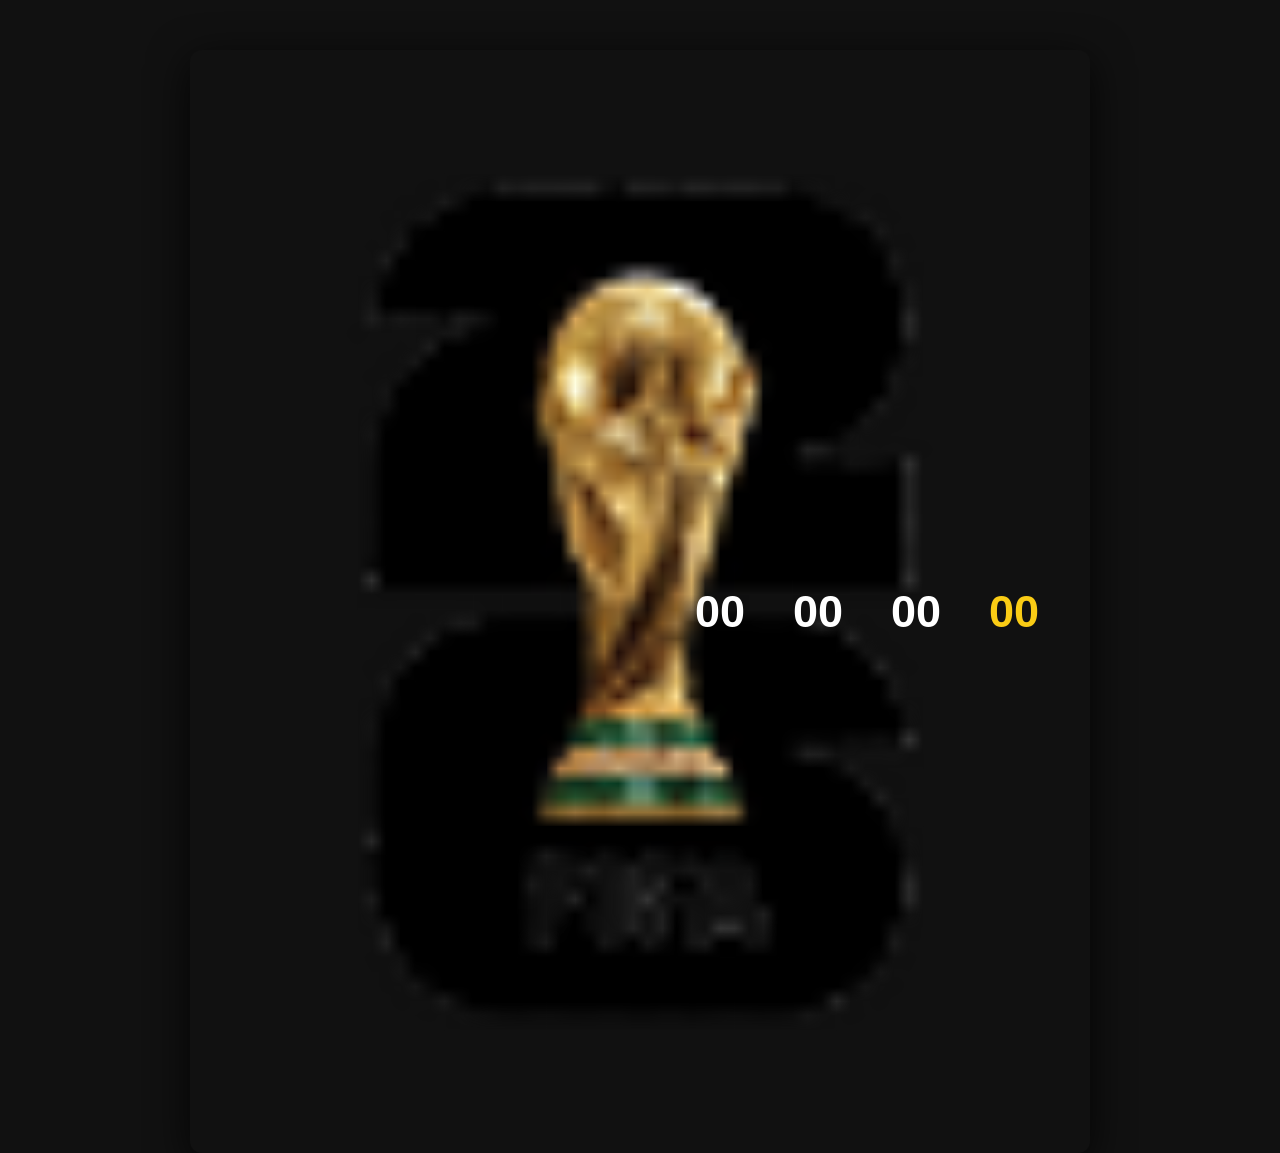
<file: test.html>
<!DOCTYPE html>
<html lang="zh">
<head>
    <meta charset="UTF-8">
    <meta name="viewport" content="width=device-width, initial-scale=1.0">
    <title>FIFA 2026 倒计时测试</title>
    <style>
        /* 这部分就是 CSS，负责让图片和数字变漂亮 */
        body { background-color: #111; display: flex; justify-content: center; padding-top: 50px; margin: 0; }

        #fifa-banner-container {
            width: 100%;
            max-width: 900px; /* 电脑端宽度 */
            position: relative; /* 核心：为了让数字能“浮”在图片上 */
            border-radius: 12px;
            overflow: hidden;
            box-shadow: 0 10px 40px rgba(0,0,0,0.8);
        }

        .replica-banner-img {
            width: 100%;
            height: auto;
            display: block;
        }

        /* 重点：这部分让数字精准定位在图片右侧的方框位置 */
        .timer-overlay {
            position: absolute;
            top: 50%;
            right: 4%; /* 距离右边的距离 */
            transform: translateY(-28%); /* 垂直居中微调 */
            display: flex;
            gap: 1.8vw; /* 间距随屏幕缩放 */
            pointer-events: none;
        }

        .time-item {
            width: 7vw; 
            max-width: 80px;
            text-align: center;
        }

        .time-val {
            font-family: 'Arial Black', Gadget, sans-serif;
            font-size: 3.5vw; /* 电脑端字体大小 */
            font-weight: 900;
            color: white;
            line-height: 1;
            display: block;
        }

        /* 针对电脑端的大屏幕微调字体 */
        @media (min-width: 900px) {
            .time-val { font-size: 45px; }
            .timer-overlay { gap: 18px; }
        }

        /* 秒数变黄色，复刻原图效果 */
        #p-s { color: #facc15; }

        /* 手机端自动缩小，防止数字乱跑 */
        @media (max-width: 600px) {
            .timer-overlay { right: 3%; transform: translateY(-30%); gap: 8px; }
            .time-item { width: 35px; }
            .time-val { font-size: 18px; }
        }
    </style>
</head>
<body>

    <div id="fifa-banner-container">
        <img src="wc-banner.png" alt="FIFA 2026" class="replica-banner-img">
        
        <div class="timer-overlay">
            <div class="time-item"><span id="p-d" class="time-val">00</span></div>
            <div class="time-item"><span id="p-h" class="time-val">00</span></div>
            <div class="time-item"><span id="p-m" class="time-val">00</span></div>
            <div class="time-item"><span id="p-s" class="time-val">00</span></div>
        </div>
    </div>

    <script>
        const target = new Date("June 11, 2026 00:00:00").getTime();
        function update() {
            const now = new Date().getTime();
            const diff = target - now;
            if (diff <= 0) return;

            document.getElementById("p-d").innerText = Math.floor(diff / 86400000);
            document.getElementById("p-h").innerText = String(Math.floor((diff % 86400000) / 3600000)).padStart(2, '0');
            document.getElementById("p-m").innerText = String(Math.floor((diff % 3600000) / 60000)).padStart(2, '0');
            document.getElementById("p-s").innerText = String(Math.floor((diff % 60000) / 1000)).padStart(2, '0');
        }
        setInterval(update, 1000);
        update();
    </script>

</body>
</html>
</file>
<file: src/style.css>
:root{--bg:#11110f;--text:#eee9df;--muted:#939087;--accent:#a9cdff;--line:#ffffff18;--serif:'Noto Serif CJK SC','Noto Serif SC','Songti SC','SimSun',serif}*{box-sizing:border-box}html{scroll-behavior:smooth;scroll-padding-top:85px}body{margin:0;background:var(--bg);color:var(--text);font-family:Arial,'Microsoft YaHei',sans-serif;-webkit-font-smoothing:antialiased}a{color:inherit;text-decoration:none}button{font:inherit;color:inherit;cursor:pointer}button:focus-visible,a:focus-visible{outline:2px solid var(--accent);outline-offset:7px}::selection{background:#bda277;color:#111}.header{height:96px;position:absolute;z-index:5;inset:0 0 auto;display:flex;align-items:center;justify-content:space-between;padding:0 5.1%;border-bottom:1px solid var(--line)}.brand{font-size:21px;letter-spacing:4px;font-weight:600;display:flex;align-items:center;gap:12px}.brand-mark{font-size:31px;color:var(--accent)}.brand-dot{font-size:10px;align-self:flex-start;margin-top:5px;letter-spacing:0}.header nav{display:flex;gap:44px}.nav-link{font-size:12px;letter-spacing:2px;color:#b7b1a5;position:relative}.nav-link span{font-size:9px;color:#817b6c;margin-left:6px}.nav-link.active{color:var(--text)}.nav-link.active:after{content:'';position:absolute;width:4px;height:4px;border-radius:50%;background:var(--accent);bottom:-16px;left:10px}.about-trigger{background:none;border:1px solid #b3a68c55;border-radius:30px;padding:12px 20px;font-size:11px;letter-spacing:2px}.about-trigger span{margin-left:18px;color:var(--accent)}.hero{min-height:800px;height:100svh;max-height:1200px;position:relative;overflow:hidden}.landscape,.hero-shade,.grain{position:absolute;inset:0;pointer-events:none}.landscape svg{width:100%;height:100%;display:block}.landscape{animation:arrive 2s ease-out both}.hero-shade{background:linear-gradient(90deg,#0b0e10a6 0%,#0c0d0c35 42%,transparent 75%),linear-gradient(0deg,#11110f 0%,transparent 23%,#0c0d0e33 90%)}.grain{opacity:.045;background-image:url("data:image/svg+xml,%3Csvg viewBox='0 0 180 180' xmlns='http://www.w3.org/2000/svg'%3E%3Cfilter id='n'%3E%3CfeTurbulence type='fractalNoise' baseFrequency='.9' numOctaves='3' stitchTiles='stitch'/%3E%3C/filter%3E%3Cpath fill='%23fff' filter='url(%23n)' d='M0 0h180v180H0z'/%3E%3C/svg%3E")}.hero-topline{position:absolute;top:136px;left:5.1%;right:5.1%;display:flex;justify-content:space-between;color:#bfb5a1;font-size:9px;letter-spacing:2px}.hero-topline i{display:inline-block;width:5px;height:5px;background:var(--accent);border-radius:50%;margin-right:10px;box-shadow:0 0 12px #cfb17a}.hero-copy{position:absolute;left:10.3%;top:30%;animation:rise 1.2s .15s both}.eyebrow{font-size:11px;letter-spacing:4px;color:var(--accent);margin:0 0 28px}h1{font-family:var(--serif);font-size:clamp(70px,7.7vw,124px);line-height:1.32;letter-spacing:4px;font-weight:500;margin:0}h1 span{display:block}.hero-en{font-size:12px;letter-spacing:8px;color:#b9d7ff;margin:22px 0 25px}.hero-description{font-size:12px;color:#bdb6a8;line-height:2.1;letter-spacing:2px}.journey-link{display:flex;align-items:center;gap:17px;margin-top:33px;font-size:12px;letter-spacing:2px;width:fit-content}.round-arrow{border:1px solid #a9cdff70;border-radius:50%;height:46px;width:46px;display:grid;place-items:center;color:#c9e2ff;font-size:20px;transition:.3s}.journey-link:hover .round-arrow{background:var(--accent);color:#171612;transform:rotate(45deg)}.journey-link small{display:block;font-size:7px;letter-spacing:2px;color:#9d927f;margin-top:8px}.hero-side{position:absolute;right:4.8%;top:41%;writing-mode:vertical-rl;font-size:8px;letter-spacing:3px;color:#c5bba888}.hero-bottom{position:absolute;left:5.1%;right:5.1%;bottom:35px;display:flex;justify-content:space-between;align-items:end}.scroll-cue{font-size:10px;letter-spacing:2px;display:flex;align-items:center;gap:12px}.scroll-cue>span{font-size:20px;color:var(--accent)}.scroll-cue small{font-size:7px;color:#8f887b;letter-spacing:1px}.hero-bottom p{font-family:var(--serif);font-size:12px;letter-spacing:3px;color:#bed6f5;margin:0 0 5px}.hero-bottom p span{color:#849fbd;margin-left:10px}.scene-index{font-size:10px;color:#8a8071}.scene-index b{font-size:23px;color:#dfd3bd;font-weight:400}.scene-index i{display:block;height:1px;width:70px;background:linear-gradient(90deg,#a9cdff 33%,#ffffff22 33%);margin-top:12px}.section{padding:78px 10.3%}.section-label{display:flex;justify-content:space-between;border-top:1px solid var(--line);padding-top:24px;font-size:9px;letter-spacing:2px;color:#8c877d}.section-label span:first-child{color:var(--accent);font-size:8px}.story-grid{display:grid;grid-template-columns:1.25fr 1fr;gap:70px;margin:75px 0 80px}h2{font:400 clamp(34px,4vw,58px)/1.65 var(--serif);letter-spacing:2px;margin:0}h2 em{font-style:normal;color:var(--accent)}.story-text{max-width:380px;padding-top:5px}.tiny-star{font-size:30px;color:var(--accent)}.story-text p{font-size:12px;letter-spacing:1px;line-height:2.4;margin:25px 0}.story-text .muted{color:#928d81;font-size:11px}.text-link{display:inline-flex;align-items:center;justify-content:space-between;gap:45px;font-size:11px;letter-spacing:2px;border-bottom:1px solid #729fd555;padding:10px 0}.text-link span{color:var(--accent);font-size:19px;transition:transform .2s}.text-link:hover span{transform:translate(3px,-3px)}.quote-line{display:flex;justify-content:space-between;font-size:clamp(20px,3.6vw,55px);font-weight:400;letter-spacing:3px;color:#ddd8cd}.quote-line em{font-family:Georgia,serif;font-weight:400;color:var(--accent)}.visions{padding-top:25px}.section-heading{display:flex;align-items:end;justify-content:space-between;margin:49px 0 38px}.section-heading p{font-size:11px;color:var(--muted);letter-spacing:2px;margin-bottom:15px}.vision-grid{display:grid;grid-template-columns:repeat(3,1fr);gap:25px}.vision-card{border:0;background:none;text-align:left;padding:0;width:100%}.card-art{height:350px;position:relative;overflow:hidden;transition:filter .5s}.vision-card:hover .card-art{filter:brightness(1.2)}.card-coordinate{position:absolute;top:17px;left:17px;font-size:7px;letter-spacing:2px;color:#e3d4b6a6}.card-open{position:absolute;bottom:17px;right:17px;border:1px solid #e7ddc84a;border-radius:50%;width:30px;height:30px;display:grid;place-items:center;font-size:15px;transition:.3s}.vision-card:hover .card-open{background:#e4d5b9;color:#211b14;transform:rotate(45deg)}.art-dawn{background:linear-gradient(#232925,#717260 58%,#baa77b)}.art-sun{width:80px;height:80px;border-radius:50%;background:#f2dec0;position:absolute;top:30%;left:43%;box-shadow:0 0 65px #f1dda478}.art-ridge{position:absolute;width:170%;height:70%;left:-30%;bottom:-27%;transform:rotate(-18deg);border-radius:40% 20% 0 0}.ridge-one{background:linear-gradient(20deg,#202823,#5a6352);bottom:-7%;left:0;transform:rotate(25deg)}.ridge-two{background:linear-gradient(#1a211c,#303a2e)}.art-ocean{background:linear-gradient(#142025,#3f626a 49%,#253d43 50%,#132c34)}.ocean-moon{position:absolute;top:30%;left:48%;width:30px;height:30px;border-radius:50%;background:#d5e1d6;box-shadow:0 0 35px #d8e7d26b}.ocean-reflection{position:absolute;top:50%;left:40%;width:25%;height:60%;background:repeating-linear-gradient(0deg,transparent 0 8px,#c1d1b13b 9px 10px,transparent 11px 17px);clip-path:polygon(48% 0,54% 0,100% 100%,0 100%);filter:blur(1px)}.ocean-line{position:absolute;top:49%;width:100%;height:1px;background:#c5d0b94d}.art-dune{background:linear-gradient(#754c34,#c69a60 60%,#523b29)}.dune-sun{position:absolute;top:23%;left:58%;width:55px;height:55px;border-radius:50%;background:#eac88e;box-shadow:0 0 55px #e8c18566}.sand{position:absolute;width:170%;height:80%;border-radius:50% 50% 0 0;bottom:-30%;left:-30%;transform:rotate(-25deg);background:linear-gradient(145deg,#d0a366,#704d2e 30%,#31271d)}.sand-two{bottom:-42%;left:0;transform:rotate(29deg);background:linear-gradient(#ac7c47,#3c2b1f 45%)}.card-meta{display:flex;justify-content:space-between;align-items:end;margin-top:20px}.card-meta small{font-size:7px;letter-spacing:1.5px;color:#a89981}.card-meta h3{font:400 19px var(--serif);letter-spacing:2px;margin:10px 0 0}.card-meta>span{font-size:8px;color:#868174;letter-spacing:1px;margin-bottom:4px}.closing{padding-top:100px;padding-bottom:105px;text-align:center}.closing .eyebrow{font-size:8px}.closing h2{font-size:clamp(28px,3.4vw,48px);margin-bottom:23px}.closing .text-link{font-size:10px}footer{display:flex;justify-content:space-between;align-items:center;padding:28px 5.1%;border-top:1px solid var(--line);gap:20px}footer .brand{font-size:14px;letter-spacing:2px}footer>span{font-size:8px;letter-spacing:1px;color:#8d887e}dialog{background:#161612;color:var(--text);border:1px solid #95b6e055;padding:0;width:min(750px,90vw);max-height:88svh;overflow:auto}dialog::backdrop{background:#050606c9;backdrop-filter:blur(12px)}.dialog-close{position:absolute;top:14px;right:17px;z-index:2;border:1px solid #eee4ce55;background:#1119;border-radius:50%;width:34px;height:34px;font-size:25px}.dialog-art{height:280px;position:relative;overflow:hidden}.dialog-copy{padding:35px 40px}.dialog-copy .eyebrow{font-size:9px;margin-bottom:12px}.dialog-copy h2{font-size:32px}.dialog-copy>p:last-of-type{font-size:12px;line-height:2.2;letter-spacing:1px;color:#b1a999;white-space:pre-line}.dialog-next{background:none;border:0;border-bottom:1px solid #95b6e055;padding:12px 0;font-size:11px;letter-spacing:2px;margin-top:12px}.dialog-next span{margin-left:25px;color:var(--accent)}.reveal{opacity:0;transform:translateY(22px);transition:opacity .8s,transform .8s}.reveal.visible{opacity:1;transform:none}@keyframes rise{from{opacity:0;transform:translateY(20px)}to{opacity:1;transform:none}}@keyframes arrive{from{transform:scale(1.05);opacity:.4}to{transform:scale(1);opacity:1}}
@media(min-width:1600px){.hero-copy{top:28%}}@media(max-width:900px){.header{height:80px}.header nav{gap:20px}.hero{min-height:740px}.hero-topline{top:113px}.hero-copy{left:8%;top:30%}.section{padding-left:8%;padding-right:8%}.story-grid{gap:35px}.card-art{height:280px}.card-meta>span{display:none}.vision-grid{gap:15px}.hero-bottom p{display:none}}@media(max-width:600px){.header{padding:0 6%;height:76px}.brand{font-size:16px;letter-spacing:3px;gap:8px}.brand-mark{font-size:26px}.header nav{gap:20px}.nav-link{font-size:10px}.nav-link span{display:none}.about-trigger{font-size:0;border:0;padding:10px}.about-trigger span{font-size:20px;margin:0}.hero{min-height:750px;max-height:1000px;height:100svh}.hero-topline{top:104px;left:7%;right:7%;font-size:7px;letter-spacing:1.5px}.hero-topline>span:last-child{display:none}.landscape{left:-65%;right:-20%;opacity:.9}.hero-shade{background:linear-gradient(90deg,#0b0e1070,transparent),linear-gradient(0deg,#11110f,transparent 30%)}.hero-copy{left:8%;top:27%}h1{font-size:78px;letter-spacing:2px}.eyebrow{font-size:9px;letter-spacing:3px;margin-bottom:22px}.hero-en{font-size:9px;letter-spacing:5px;margin:22px 0}.hero-description{font-size:11px}.journey-link{margin-top:28px}.hero-side{right:6%;font-size:7px}.hero-bottom{left:8%;right:8%;bottom:29px}.scroll-cue small{display:none}.scene-index b{font-size:20px}.section{padding:55px 8%}.section-label{font-size:8px;letter-spacing:1px}.section-label span:first-child{font-size:7px}.story-grid{grid-template-columns:1fr;margin:44px 0 48px;gap:28px}h2{font-size:36px}.story-text{padding-left:18px;border-left:1px solid #a9cdff33}.story-text p{margin:18px 0}.tiny-star{font-size:24px}.quote-line{font-size:18px;letter-spacing:1px;gap:10px}.visions{padding-top:0}.section-heading{display:block;margin:35px 0 30px}.section-heading p{margin-top:8px;font-size:10px}.vision-grid{grid-template-columns:1fr;gap:30px}.card-art{height:370px}.card-meta>span{display:block}.closing{padding-top:45px;padding-bottom:65px}.closing h2{font-size:28px;letter-spacing:1px}footer{padding:24px 8%;flex-wrap:wrap}footer>span:last-child{display:none}footer>span{font-size:7px}.dialog-art{height:240px}.dialog-copy{padding:25px}.dialog-copy h2{font-size:27px}}@media(prefers-reduced-motion:reduce){html{scroll-behavior:auto}*,*:before,*:after{animation:none!important;transition:none!important}.reveal{opacity:1;transform:none}}

/* A living night sky. Animation uses opacity and transforms only. */
:root{--bg:#080e19;--line:#b4c9eb20;--accent:#a9cdff}
.hero-shade{background:linear-gradient(90deg,#050b18a6 0%,#060d1926 44%,transparent 75%),linear-gradient(0deg,#080e19 0%,transparent 24%,#050a1522 90%)}
.hero-copy{z-index:1}.hero-copy h1{text-shadow:0 2px 28px #050b1855}.hero-topline,.hero-bottom,.hero-side{z-index:2}.grain{opacity:.025}
.star{opacity:var(--star-opacity);animation:starlight var(--twinkle) var(--delay) ease-in-out infinite}
.moon-body{animation:moon-float 26s ease-in-out infinite;transform-origin:1060px 375px}
.moon-aura{animation:moon-glow 12s ease-in-out infinite}
.sky-cloud{animation:cloud-drift 48s ease-in-out infinite alternate;will-change:transform}.cloud-two{animation-duration:65s;animation-direction:alternate-reverse}
.meteors{position:absolute;inset:0;pointer-events:none;overflow:hidden}.meteor{position:absolute;height:1px;width:160px;background:linear-gradient(90deg,#fff, #c3dbff80 18%,transparent);opacity:0;transform:rotate(-35deg);transform-origin:left center;animation:shooting-star 15s linear infinite}.meteor:before{content:'';position:absolute;left:0;top:-1px;width:3px;height:3px;background:#fff;border-radius:50%;box-shadow:0 0 7px 2px #d6e6ff}.meteor-one{top:19%;left:70%;animation-delay:3s}.meteor-two{top:32%;left:94%;width:100px;animation-duration:22s;animation-delay:9s}
.sky-toggle{display:flex;align-items:center;gap:9px;border:1px solid #becde02c;border-radius:25px;background:#08101d55;padding:9px 13px;font-size:9px;letter-spacing:1px;color:#b9c6d7;transition:background .3s,border-color .3s}.sky-toggle:hover{background:#c1d1e518;border-color:#c1d1e560}.sky-toggle-icon{font-size:12px;color:#cde4ff}.hero.is-paused .star,.hero.is-paused .moon-body,.hero.is-paused .moon-aura,.hero.is-paused .sky-cloud,.hero.is-paused .meteor{animation-play-state:paused}
@keyframes starlight{0%,100%{opacity:var(--star-opacity)}50%{opacity:calc(var(--star-opacity) * .28)}}
@keyframes moon-float{0%,100%{transform:translateY(0)}50%{transform:translateY(-10px)}}
@keyframes moon-glow{0%,100%{opacity:.65}50%{opacity:1}}
@keyframes cloud-drift{from{transform:translateX(-80px)}to{transform:translateX(100px)}}
@keyframes shooting-star{0%,82%{opacity:0;transform:translate(0,0) rotate(-35deg)}83%{opacity:.9}89%{opacity:0;transform:translate(-520px,360px) rotate(-35deg)}100%{opacity:0;transform:translate(-520px,360px) rotate(-35deg)}}
@media(max-width:900px){.hero-bottom{align-items:center}.sky-toggle{margin-left:auto;margin-right:25px}}
@media(max-width:600px){.hero-shade{background:linear-gradient(90deg,#050b1870,transparent 80%),linear-gradient(0deg,#080e19,transparent 32%)}.landscape{left:-52%;right:-8%}.hero-copy h1{font-size:74px}.sky-toggle{font-size:8px;padding:8px 10px;margin-right:18px;gap:6px}.hero-topline{color:#c0ccdf}.hero-side{color:#c5d4ed99}.hero-description{color:#c8cfda}.hero-bottom .scene-index{min-width:50px}.scene-index i{width:50px}}
@media(prefers-reduced-motion:reduce){.sky-toggle{display:none}.meteor{display:none}.star{opacity:var(--star-opacity)}.sky-cloud{will-change:auto}}
@media(max-width:600px){.landscape{left:-39%;right:-21%}.hero-shade{background:linear-gradient(90deg,#050b18b3 0%,#050b1870 46%,#050b1820 76%,transparent),linear-gradient(0deg,#080e19,transparent 32%)}.hero-copy h1{text-shadow:0 2px 24px #050b18a6}}

/* Editorial chapters: icy blue details against a midnight canvas. */
.story{position:relative;background:radial-gradient(ellipse at 85% 25%,#1b2b413d,transparent 60%);padding-top:90px;padding-bottom:55px}.story-grid{grid-template-columns:1.05fr 1fr;gap:65px;align-items:center;margin:58px 0 35px}.story-editorial{position:relative;padding:14px 0 16px}.story-editorial .eyebrow{font-size:8px;letter-spacing:2px}.story-editorial h2{position:relative;z-index:1;font-size:clamp(32px,3.7vw,54px);line-height:1.6}.editorial-copy{font-size:12px;letter-spacing:1px;line-height:2.5;color:#a2adba;margin:25px 0 19px}.editorial-index{position:absolute;bottom:-8px;right:10px;font:italic 160px/.9 Georgia,serif;color:#b7c6da06;pointer-events:none}.orbit-card{background:linear-gradient(140deg,#25354b55,#14203133 65%,#8bb6ed0a);border:1px solid #b6c7e52b;border-radius:18px;box-shadow:inset 0 1px #c6d5e60c,0 25px 70px #03091333;padding:24px;position:relative;overflow:hidden}.orbit-card:after{content:'';position:absolute;inset:0;background:radial-gradient(ellipse at 50% 45%,#acc8ec08,transparent 70%);pointer-events:none}.orbit-card-top{display:flex;justify-content:space-between;align-items:center;font-size:8px;color:#b3c0cf;letter-spacing:2px}.orbit-card-top i{display:inline-block;width:4px;height:4px;border-radius:50%;background:var(--accent);margin-right:8px;box-shadow:0 0 8px #bcb08866}.orbit-card-top>span:last-child{font-size:18px;color:var(--accent)}.orbit-card svg{width:100%;display:block;margin:4px 0}.orbit-card-bottom{padding-top:16px;border-top:1px solid #afc7e31a;display:flex;align-items:end;justify-content:space-between;gap:10px}.orbit-card-bottom p{font:400 16px var(--serif);letter-spacing:1px;margin:0}.orbit-card-bottom em{font-style:normal;color:var(--accent)}.orbit-card-bottom>span{font-size:6px;letter-spacing:2px;color:#8b9aad}.thought-grid{display:grid;grid-template-columns:repeat(3,1fr);border:1px solid #b7cae51e;border-radius:14px;background:linear-gradient(120deg,#15203466,#0e172555);overflow:hidden}.thought{display:flex;align-items:flex-start;padding:25px 22px;gap:16px}.thought+.thought{border-left:1px solid #b7cae51a}.thought-icon{font-size:27px;color:#a8cfff;line-height:1}.thought>div>span{font-size:7px;color:#8e9cae;letter-spacing:2px}.thought h3{font:400 16px var(--serif);margin:13px 0 8px;letter-spacing:1px}.thought p{font-size:10px;color:#8f9dae;line-height:1.8;margin:0}.quote-line{margin:60px 0 0;border-bottom:1px solid var(--line);padding-bottom:45px;align-items:center;font-size:clamp(19px,3.2vw,45px)}.quote-star{font-size:25px;color:#a8cfff}.visions{padding-top:30px;padding-bottom:40px;background:radial-gradient(ellipse at 10% 65%,#203a4c22,transparent 60%)}.visions .section-label{border-top:0;padding-top:0}.section-heading{margin:44px 0 30px}.section-heading .eyebrow{font-size:8px;letter-spacing:2px;margin-bottom:12px}.section-heading h2{font-size:clamp(32px,3.5vw,48px)}.section-heading>p{font-size:10px;line-height:2.1;color:#91a0b2;margin:0 0 9px}.collection-toolbar{display:flex;justify-content:space-between;align-items:center;gap:15px;margin-bottom:26px}.collection-filters{display:flex;gap:5px;border:1px solid #adbedb22;border-radius:30px;padding:5px;background:#111c2e55}.filter-button{border:0;background:transparent;border-radius:24px;padding:10px 17px;font-size:10px;letter-spacing:1px;color:#94a3b5;transition:background .25s,color .25s}.filter-button.selected{background:#a9cdff;color:#131a26}.filter-button:hover:not(.selected){background:#c2d0e310;color:#e8f2ff}.filter-button span{font-size:8px;opacity:.6;margin-left:7px}.collection-count{font-size:8px;color:#9aa8b8;letter-spacing:2px}.vision-grid{grid-template-columns:1.14fr 1fr;gap:18px;grid-template-rows:265px 265px;align-items:stretch}.vision-card{position:relative;min-width:0;overflow:hidden;border:1px solid #b6c4db2e;border-radius:14px;box-shadow:0 15px 35px #0209143d;transition:border-color .3s,box-shadow .3s}.vision-featured{grid-row:span 2}.vision-card:hover{border-color:#abd1ff88;box-shadow:0 18px 40px #02091466}.vision-card[hidden]{display:none}.vision-grid.filtered{grid-template-rows:440px;grid-template-columns:repeat(2,minmax(0,1fr))}.vision-grid.filtered .vision-featured{grid-row:auto}.vision-grid.single-result{grid-template-columns:1fr}.card-art{height:100%;isolation:isolate}.art-scene{position:absolute;inset:0;transition:transform .85s cubic-bezier(.2,.7,.2,1)}.art-scene svg{width:100%;height:100%;display:block}.vision-card:hover .art-scene{transform:scale(1.04)}.card-art:after{content:'';position:absolute;inset:0;background:linear-gradient(180deg,#08101d44,transparent 25%,transparent 45%,#051020d9 100%);z-index:0;pointer-events:none}.card-coordinate{z-index:1;font-size:7px;top:22px;left:24px;color:#d6e7ff;letter-spacing:2px}.card-open{z-index:1;top:18px;bottom:auto;right:20px;width:33px;height:33px;background:#08152622;backdrop-filter:blur(5px)}.card-meta{position:absolute;z-index:1;bottom:26px;left:25px;right:25px;margin:0;align-items:end;gap:10px}.card-meta small{font-size:7px;letter-spacing:2px;color:#b9d7ff}.card-meta h3{font-size:24px;margin:10px 0}.card-meta p{font-size:10px;color:#bdc5ce;letter-spacing:1px;line-height:1.8;margin:0}.card-meta>span{display:block;color:#aacfff52;font:italic 38px Georgia,serif;margin:0}.vision-featured .card-meta h3{font-size:32px}.vision-featured .card-meta{bottom:31px}.collection-footnote{display:flex;justify-content:space-between;gap:15px;margin-top:22px;font-size:8px;color:#8190a2;letter-spacing:1px}.collection-footnote>span:last-child{font-size:7px;letter-spacing:1.5px}.ritual{padding-top:42px;padding-bottom:35px}.ritual-panel{display:grid;grid-template-columns:1fr 1.1fr;gap:15px;border:1px solid #91baff35;border-radius:18px;background:radial-gradient(ellipse at 22% 50%,#35526a2e,transparent 55%),linear-gradient(110deg,#13203399,#141a2599);position:relative;overflow:hidden}.ritual-panel:after{content:'';position:absolute;inset:0;pointer-events:none;background:linear-gradient(120deg,#adcfff08,transparent 30%,transparent 75%,#adcfff07)}.ritual-art{position:relative;min-height:360px;display:grid;place-items:center;background-image:radial-gradient(#c1cde520 .7px,transparent .7px);background-size:24px 24px;mask-image:linear-gradient(90deg,transparent,#000 20%,#000 80%,transparent)}.ritual-ring{position:absolute;width:250px;height:250px;border-radius:50%;border:1px solid #bbcde329}.ring-inner{width:190px;height:190px;border-style:dashed;border-color:#a7c8f540}.ritual-orb{position:absolute;width:125px;height:125px;border-radius:50%;background:radial-gradient(circle at 30% 25%,#e2efff,#98aeb7 40%,#345168 76%,#203146);box-shadow:0 0 55px #a4c3de28,inset -10px -15px 25px #0c1e3433;transition:transform 1s,box-shadow 1s}.ritual-cross{position:absolute;color:#a9b8c45c;font-size:17px}.cross-one{top:63px;left:55px}.cross-two{bottom:83px;right:56px}.ritual-art-label{position:absolute;bottom:32px;font-size:7px;color:#a5b4c4;letter-spacing:2px}.ritual-copy{padding:44px 38px 34px 12px;position:relative;z-index:1}.ritual-copy .eyebrow{font-size:8px;letter-spacing:2px;margin-bottom:18px}.ritual-copy h2{font-size:34px;line-height:1.6}.ritual-copy>p:not(.eyebrow){font-size:11px;color:#a4b1c1;letter-spacing:1px;line-height:2.1;margin:16px 0 20px}.ritual-button{display:inline-flex;align-items:center;gap:29px;padding:13px 19px;border:1px solid #a9cdff66;border-radius:30px;background:#a9cdff0b;font-size:10px;letter-spacing:1px;color:#c8e2ff;transition:background .3s}.ritual-button:hover{background:#a9cdff22}.ritual-copy .ritual-status{font-size:9px!important;color:#7d8d9f!important;margin:14px 0 0!important;min-height:20px}.ritual-panel.is-breathing .ritual-orb{animation:breathe-orb 10s ease-in-out infinite}.ritual-panel.is-breathing .ring-inner{animation:breathe-ring 10s ease-in-out infinite}.closing{padding-top:40px;padding-bottom:65px;position:relative}.closing-path{display:flex;align-items:center;justify-content:center;gap:19px;color:var(--accent);font-size:16px;margin-bottom:36px}.closing-path span{display:block;width:70px;height:1px;background:linear-gradient(90deg,transparent,#a9cdff66)}.closing-path span:last-child{transform:rotate(180deg)}.closing .eyebrow{font-size:7px;letter-spacing:2.5px;margin-bottom:18px}.closing h2{font-size:clamp(28px,3vw,44px)}.closing-link{display:inline-flex;gap:25px;align-items:center;border:1px solid #bdc6d22b;border-radius:30px;font-size:10px;letter-spacing:1px;padding:13px 21px;background:#b8c5db05;transition:background .3s,border-color .3s}.closing-link:hover{background:#a9cdff16;border-color:#a9cdff66}.closing-link>span{color:var(--accent);font-size:16px}.closing-note{font:400 10px var(--serif);letter-spacing:2px;color:#718094;margin:23px 0 0}footer{background:#060b14}dialog{border-radius:16px;background:#0e1928;border-color:#b1bfd138}.dialog-art .art-scene{position:absolute;inset:0}.dialog-art .art-scene svg{width:100%;height:100%}.dialog-copy{background:linear-gradient(#122034,#0e1928)}
@keyframes breathe-orb{0%,100%{transform:scale(.82);box-shadow:0 0 35px #a4c3de15}40%{transform:scale(1.15);box-shadow:0 0 75px #a4c3de45}60%{transform:scale(1.15);box-shadow:0 0 75px #a4c3de45}}
@keyframes breathe-ring{0%,100%{transform:scale(.9);opacity:.4}40%,60%{transform:scale(1.12);opacity:1}}
@media(max-width:1000px){.story-grid{gap:30px}.orbit-card{padding:20px}.orbit-card-bottom{flex-wrap:wrap}.thought{padding:23px 16px;gap:10px}.thought-icon{font-size:22px}.thought h3{font-size:14px}.thought p{font-size:9px}.ritual-copy{padding-right:28px}.ritual-copy h2{font-size:30px}.ritual-ring{width:220px;height:220px}.ring-inner{width:170px;height:170px}.ritual-orb{width:115px;height:115px}}
@media(max-width:700px){.story-grid{grid-template-columns:1fr;gap:30px;margin-top:32px}.story-editorial .eyebrow{font-size:7px}.story-editorial h2{font-size:36px}.orbit-card{max-width:500px;width:100%;margin:auto}.orbit-card svg{max-height:290px}.orbit-card-bottom{flex-wrap:nowrap}.thought-grid{grid-template-columns:1fr;margin-top:25px}.thought{padding:21px 24px;gap:20px}.thought+.thought{border-left:0;border-top:1px solid #b7cae51a}.thought h3{font-size:16px;margin:9px 0 6px}.thought p{font-size:10px}.quote-line{font-size:19px;gap:12px;margin-top:40px;padding-bottom:30px;letter-spacing:1px}.quote-star{font-size:18px}.visions{padding-top:15px}.section-heading{display:block;margin-top:30px}.section-heading h2{font-size:36px}.section-heading>p{margin-top:12px;font-size:10px}.collection-toolbar{margin-bottom:20px}.collection-filters{gap:2px;padding:4px}.filter-button{font-size:9px;letter-spacing:0;padding:10px 12px}.filter-button span{font-size:7px;margin-left:4px}.collection-count{display:none}.vision-grid,.vision-grid.filtered,.vision-grid.single-result{grid-template-columns:1fr;grid-template-rows:none;grid-auto-rows:300px;gap:18px}.vision-featured,.vision-grid.filtered .vision-featured{grid-row:auto;min-height:0}.vision-card:first-child:not([hidden]){height:100%}.vision-grid:not(.filtered){grid-template-rows:450px 300px 300px}.vision-featured .card-meta h3{font-size:29px}.card-meta{bottom:22px;left:22px;right:22px}.card-meta h3{font-size:25px}.card-meta p{font-size:10px}.card-meta>span{font-size:34px}.card-coordinate{left:22px;font-size:6px;letter-spacing:1.5px}.card-open{right:17px;width:30px;height:30px}.collection-footnote{font-size:7px;line-height:1.8;margin-top:18px}.collection-footnote>span:last-child{display:none}.ritual{padding-top:10px}.ritual-panel{grid-template-columns:1fr;gap:0}.ritual-art{min-height:260px}.ritual-ring{width:200px;height:200px}.ring-inner{width:155px;height:155px}.ritual-orb{width:110px;height:110px}.ritual-art-label{bottom:13px;font-size:6px}.cross-one{top:28px;left:30px}.cross-two{bottom:40px;right:30px}.ritual-copy{padding:30px 27px;text-align:center}.ritual-copy h2{font-size:31px}.ritual-copy .eyebrow{font-size:7px}.ritual-copy>p:not(.eyebrow){font-size:10px}.closing{padding-top:22px;padding-bottom:45px}.closing-path{margin-bottom:28px}.closing h2{font-size:27px}.closing-link{font-size:9px}.closing-note{font-size:9px}.dialog-copy{padding:25px}}
@media(max-width:360px){.quote-line{font-size:16px;letter-spacing:0}.quote-star{font-size:14px}.filter-button{padding:9px 10px}.story-editorial h2{font-size:32px}.orbit-card-bottom p{font-size:14px}.orbit-card-bottom>span{font-size:5px;letter-spacing:1px}}
@media(prefers-reduced-motion:reduce){.ritual-panel.is-breathing .ritual-orb,.ritual-panel.is-breathing .ring-inner{animation:none!important}}

/* Three depths of starlight: distant glints, drifting dust, and meteor rain. */
.star{animation-name:starlight-bright}
.star-glint{animation:glint-shimmer var(--glint-duration) var(--glint-delay) ease-in-out infinite;opacity:.4}
.particle-dust{position:absolute;inset:0;overflow:hidden;pointer-events:none;mask-image:linear-gradient(90deg,#0005,#0009 48%,#000 72%)}
.light-particle{position:absolute;left:var(--particle-x);top:var(--particle-y);width:var(--particle-size);height:var(--particle-size);border-radius:50%;background:var(--particle-color);box-shadow:0 0 8px 1px color-mix(in srgb,var(--particle-color) 45%,transparent);animation:dust-drift var(--particle-time) var(--particle-delay) ease-in-out infinite;opacity:var(--particle-opacity)}
.particle-near{filter:blur(.65px);box-shadow:0 0 15px 3px color-mix(in srgb,var(--particle-color) 18%,transparent)}
.meteor-rain{left:var(--meteor-x);top:var(--meteor-y);width:var(--meteor-length);height:1px;background:linear-gradient(90deg,#f3f8ff,#b4d6ff99 8%,#8ec0ff44 35%,transparent);box-shadow:0 -2px 12px #a8ceff17;animation:meteor-shower var(--meteor-time) var(--meteor-delay) linear infinite;opacity:0}
.meteor-rain:before{width:3px;height:3px;top:-1px;box-shadow:0 0 5px 2px #d3e7ff,0 0 18px 4px #91bcff66}
.hero.is-paused .star-glint,.hero.is-paused .light-particle{animation-play-state:paused}
@keyframes starlight-bright{0%,100%{opacity:var(--star-opacity)}35%{opacity:calc(var(--star-opacity) * .35)}62%{opacity:calc(var(--star-opacity) * 1.4)}}
@keyframes glint-shimmer{0%,100%{opacity:.22}40%{opacity:.1}64%{opacity:var(--glint-peak)}80%{opacity:.35}}
@keyframes dust-drift{0%,100%{transform:translate(0,0);opacity:calc(var(--particle-opacity) * .35)}50%{transform:translate(var(--particle-shift),calc(var(--particle-lift) * -1));opacity:var(--particle-opacity)}}
@keyframes meteor-shower{0%,9%{opacity:0;transform:translate(0,0) rotate(-32deg)}11%{opacity:var(--meteor-strength)}23%{opacity:calc(var(--meteor-strength) * .65)}29%,100%{opacity:0;transform:translate(calc(var(--meteor-distance) * -1),var(--meteor-drop)) rotate(-32deg)}}
@media(max-width:600px){.particle-near:nth-child(n+57){display:none}.meteor-rain:nth-child(n+9){display:none}.particle-dust{mask-image:linear-gradient(90deg,#0004,#000 80%)}.meteor-rain{height:.75px}.meteor-rain:before{box-shadow:0 0 5px 1px #d3e7ff,0 0 12px 3px #91bcff55}}
@media(prefers-reduced-motion:reduce){.meteor-rain{display:none}.light-particle{opacity:calc(var(--particle-opacity) * .5)}.star-glint{opacity:.35}}

/* Blue hour palette and a deliberate Chinese/Latin type hierarchy. */
:root{--bg:#070f1d;--text:#e9f1ff;--muted:#91a6c2;--accent:#a9cdff;--sans:'Noto Sans CJK SC','PingFang SC','Microsoft YaHei',Arial,sans-serif}
body{font-family:var(--sans);font-weight:400}button{font-family:var(--sans)}
h1{font-family:var(--serif);font-weight:500;letter-spacing:.025em}h1 span{color:#bfdcff;background:linear-gradient(120deg,#e5f4ff,#a8ceff 70%,#80adef);background-clip:text;-webkit-background-clip:text;-webkit-text-fill-color:transparent}
h2{font-family:var(--sans);font-weight:400;letter-spacing:.025em}.story-editorial h2{font-size:clamp(34px,3.5vw,50px);font-weight:400;line-height:1.65}.section-heading h2{font-weight:400}.hero-en{color:#bdd9ff;font-weight:500;letter-spacing:.46em}.hero-description{font-size:13px;color:#bccce2;letter-spacing:.08em;line-height:2.15}.eyebrow{color:#a9cdff}.header .brand{font-family:Arial,var(--sans);font-weight:600}.nav-link{color:#b0c1d9}.nav-link span{color:#6e8baa}.about-trigger{border-color:#9dbef24a}.about-trigger:hover{background:#91bdff12}.hero-topline{color:#aabfdc}.journey-link small{color:#86a6ca}.hero-bottom p{color:#c3d9f5}.hero-bottom p span{color:#87a1c0}
.editorial-copy{font-size:13px;line-height:2.4;letter-spacing:.07em;color:#a7b9d1}.section-label{font-size:10px;color:#8ca3c0;letter-spacing:.12em}.section-label span:first-child{font-size:9px;color:#a4c9f7}.story-editorial .eyebrow,.section-heading .eyebrow{font-size:9px;letter-spacing:.16em}.orbit-card-top{font-size:9px;color:#a9c2e2}.orbit-card-bottom p{font-family:var(--sans);font-size:15px;letter-spacing:.06em}.orbit-card-bottom>span{color:#829fbd}.thought>div>span{font-size:8px;color:#89a6c9;letter-spacing:.12em}.thought h3{font-family:var(--sans);font-size:16px;letter-spacing:.06em;font-weight:400}.thought p{font-size:11px;color:#90a9c8;letter-spacing:.025em}.quote-line{color:#dceaff;letter-spacing:.05em}.quote-line em{color:#a9cdff}.section-heading>p{font-size:11px;color:#92abc9;letter-spacing:.07em}.filter-button{font-size:11px;letter-spacing:.05em}.filter-button.selected{background:linear-gradient(120deg,#bddcff,#94bcf5);color:#0b1b32;box-shadow:0 2px 12px #5794ec18}.collection-count{font-size:9px;color:#8dadcf}.card-coordinate{font-size:8px;color:#cfdef3;letter-spacing:.15em}.card-meta h3{font-family:var(--serif);font-weight:500;letter-spacing:.06em}.card-meta p{font-size:11px;color:#b7cde4;letter-spacing:.04em}.card-meta small{font-size:8px;color:#acd1ff;letter-spacing:.15em}.collection-footnote{font-size:9px;color:#809cbe}.ritual-copy .eyebrow{font-size:9px}.ritual-copy h2{font-size:32px;line-height:1.7}.ritual-copy>p:not(.eyebrow){font-size:12px;color:#9db4d1;letter-spacing:.05em}.ritual-button{font-size:11px;border-color:#a9cdff55;color:#c2dfff;background:#8db5ef0b}.ritual-copy .ritual-status{font-size:10px!important;color:#849fc2!important}.closing .eyebrow{font-size:8px;letter-spacing:.18em}.closing h2{font-family:var(--serif);font-weight:500}.closing-link{font-size:11px;color:#c5d9f3}.closing-note{color:#7f9abc}.dialog-copy h2{font-family:var(--serif);font-weight:500}.dialog-copy>p:last-of-type{font-size:13px;color:#b2c8e1;letter-spacing:.04em}footer>span{font-size:9px;color:#7993b5}
@media(max-width:700px){.story-editorial h2{font-size:34px}.editorial-copy{font-size:12px}.section-heading>p{font-size:11px}.filter-button{font-size:10px;padding:10px 13px}.thought p{font-size:11px}.card-meta p{font-size:11px}.card-coordinate{font-size:7px}.card-meta small{font-size:7px}.ritual-copy h2{font-size:30px}.ritual-copy>p:not(.eyebrow){font-size:11px}.section-label{font-size:9px}.section-label span:first-child{font-size:8px}.orbit-card-top{font-size:8px}.collection-footnote{font-size:8px}.closing h2{font-size:27px}}
@media(max-width:600px){.header .brand{font-size:14px;letter-spacing:2.5px;gap:6px}.header nav{gap:17px}.nav-link{font-size:10px;letter-spacing:1px}.hero-description{font-size:12px;letter-spacing:.06em}.hero-en{font-size:10px;letter-spacing:.35em}.hero-topline{font-size:8px}.hero-copy .eyebrow{font-size:10px;letter-spacing:2px}.story-editorial .eyebrow{font-size:8px}.orbit-card-bottom p{font-size:14px}.quote-line{font-size:17px;letter-spacing:.035em}.filter-button{font-size:10px;padding:9px 12px}.card-meta p{font-size:10px}.ritual-copy .eyebrow{font-size:8px}.closing-link{font-size:10px}.dialog-copy>p:last-of-type{font-size:12px}footer>span{font-size:8px}}
@media(max-width:360px){.story-editorial h2{font-size:30px}.quote-line{font-size:15px;letter-spacing:0}.filter-button{font-size:9px;padding:9px 11px}.orbit-card-bottom>span{font-size:5px}.hero-copy .eyebrow{font-size:9px}}
.art-dawn{background:linear-gradient(#142746,#315476 58%,#6d9abe)}.art-sun{background:#d7edff;box-shadow:0 0 65px #afd8ff78}.ridge-one{background:linear-gradient(20deg,#16273c,#3d607c)}.ridge-two{background:linear-gradient(#112238,#2b425c)}.art-dune{background:linear-gradient(#192f49,#5a8aa9 60%,#263f57)}.dune-sun{background:#d1eaff;box-shadow:0 0 55px #aedcff66}.sand{background:linear-gradient(145deg,#8db9d4,#3f637f 30%,#172b40)}.sand-two{background:linear-gradient(#638daf,#1e364c 45%)}

/* A quiet soundtrack, always started by the listener. */
.music-dock{position:fixed;right:26px;bottom:22px;z-index:8;display:flex;align-items:center;gap:12px;width:278px;padding:12px 14px;border:1px solid #b7d5ff35;border-radius:40px;background:linear-gradient(120deg,#142640ef,#0a1425ef);box-shadow:0 8px 30px #03091670,inset 0 1px #d7e8ff0b;backdrop-filter:blur(18px)}.music-play{display:grid;place-items:center;flex-shrink:0;width:35px;height:35px;padding:0;border:1px solid #abcdf75c;border-radius:50%;color:#cde5ff;background:#96bdfa10;transition:background .25s,box-shadow .25s}.music-play:hover{background:#96bdfa28;box-shadow:0 0 15px #91bbf926}.music-play:disabled{cursor:wait;opacity:.6}.music-play-icon{font-size:12px;line-height:1}.music-track{flex:1;min-width:0}.music-track>span{font-size:12px;letter-spacing:1px;color:#dbeaff}.music-track small{font:8px Arial,sans-serif;color:#86acd8;letter-spacing:1.2px;margin-left:6px}.music-state{font-size:8px;color:#8da6c7;margin:5px 0 0;letter-spacing:.5px;white-space:nowrap}.music-visual{display:flex;gap:2px;align-items:center;height:21px}.music-visual i{width:2px;height:10px;background:#91bff4;border-radius:2px;animation:music-wave 1.2s ease-in-out infinite;animation-play-state:paused;opacity:.5}.music-visual i:nth-child(2){height:17px;animation-delay:-.3s}.music-visual i:nth-child(3){height:13px;animation-delay:-.6s}.music-visual i:nth-child(4){height:7px;animation-delay:-.9s}.music-dock.is-playing .music-visual i{animation-play-state:running;opacity:1}.music-dock.is-playing{border-color:#b7d5ff55}.music-volume-toggle{display:grid;place-items:center;background:none;border:0;padding:4px;color:#a6c7ee;width:25px;height:28px}.music-volume-toggle svg{width:20px;height:20px}.music-volume-panel{position:absolute;bottom:calc(100% + 10px);right:0;width:220px;padding:19px 20px;border:1px solid #b7d5ff35;border-radius:15px;background:#101f35f5;backdrop-filter:blur(18px);box-shadow:0 10px 30px #03091666}.music-volume-panel[hidden]{display:none}.music-volume-panel label{display:flex;justify-content:space-between;color:#bcd6f5;font-size:11px;letter-spacing:1px;margin-bottom:14px}.music-volume-value{font-size:10px;color:#84abd9}.music-volume-panel input{display:block;width:100%;accent-color:#a9cdff;cursor:pointer}.sr-only{position:absolute;width:1px;height:1px;margin:-1px;padding:0;overflow:hidden;clip:rect(0,0,0,0);white-space:nowrap;border:0}.hero-bottom{bottom:105px}footer{padding-bottom:98px}@keyframes music-wave{0%,100%{transform:scaleY(.4)}50%{transform:scaleY(1)}}
@media(max-width:600px){.music-dock{right:15px;bottom:15px;width:245px;padding:10px 12px;gap:9px}.music-play{width:33px;height:33px}.music-track>span{font-size:11px}.music-track small{font-size:7px}.music-state{font-size:8px}.hero-bottom{bottom:95px}.music-volume-panel{width:210px}footer{padding-bottom:90px}}
@media(prefers-reduced-motion:reduce){.music-visual i{animation:none!important}}

/* Immersive portfolio: oversized type, full-bleed worlds and directional motion. */
:root{--display:'Arial Black','Helvetica Neue',Arial,var(--sans)}
.header{height:86px;padding:0 4%;border-bottom:0;position:absolute;background:linear-gradient(#060d1966,transparent)}.header .brand{font-size:19px;letter-spacing:3px}.header nav{gap:35px}.nav-link{font-size:11px;letter-spacing:1px}.about-trigger{border-radius:3px;padding:11px 16px;font-size:10px}.hero{min-height:930px;max-height:1300px;isolation:isolate;background:#070f1d}.hero-topline{top:114px;left:4%;right:4%;font-size:8px}.hero-copy{left:7%;top:30%;width:86%;pointer-events:none}.hero-copy a{pointer-events:auto}.hero-copy .eyebrow{font-size:9px;letter-spacing:2px;margin-bottom:23px;display:flex;align-items:center;gap:9px}.experience-dot{width:5px;height:5px;background:#a9cdff;box-shadow:0 0 12px #8db7ff;border-radius:50%}.hero-copy h1{font-family:var(--display);font-weight:900;font-size:clamp(85px,10.3vw,168px);letter-spacing:-.055em;line-height:.92;margin-left:-7px;color:#edf4ff;text-shadow:none}.hero-copy h1 span{margin-top:7px;background:none;-webkit-text-fill-color:#d9eaff;color:#d9eaff}.hero-en{font-size:15px;font-weight:400;letter-spacing:.2em;margin:30px 0 17px}.hero-description{font-size:11px;color:#afc5df;line-height:2.15;letter-spacing:.07em}.journey-link{margin-top:20px;font-size:11px}.round-arrow{width:41px;height:41px;border-radius:0;border-color:#bdd6f455}.journey-link small{font-size:7px}.hero-side{right:3.7%;font-size:7px;letter-spacing:2px}.hero-shade{background:linear-gradient(90deg,#040916a6 0%,#040c191f 66%,transparent),linear-gradient(0deg,#070f1d 0%,#070f1d99 15%,transparent 42%,#050d1711 90%)}.landscape{transition:opacity 1.15s cubic-bezier(.2,.7,.2,1);transform:translate3d(var(--parallax-x,0px),var(--parallax-y,0px),0) scale(1.035);animation:none}.landscape svg{animation:arrive 1.4s ease-out both}.world-scene{position:absolute;inset:-3%;opacity:0;pointer-events:none;transition:opacity 1.15s cubic-bezier(.2,.7,.2,1),filter 1.2s;transform:translate3d(var(--parallax-x,0px),var(--parallax-y,0px),0) scale(1.04)}.world-scene svg{width:100%;height:100%;display:block}.hero[data-world="1"] .landscape,.hero[data-world="2"] .landscape{opacity:0}.hero[data-world="1"] .world-scene-1,.hero[data-world="2"] .world-scene-2{opacity:1}.hero[data-world="1"] .meteors,.hero[data-world="2"] .meteors{opacity:.4}.meteors{transition:opacity 1s}.world-selector{position:absolute;z-index:2;bottom:135px;left:7%;right:7%;display:grid;grid-template-columns:repeat(3,1fr);gap:24px}.world-choice{border:0;border-top:1px solid #b9cfee40;padding:16px 0 0;text-align:left;background:transparent;position:relative;color:#718dad;transition:color .3s}.world-choice:before{content:'';height:2px;background:#c1dfff;position:absolute;top:-1px;left:0;width:0;transition:width .7s cubic-bezier(.2,.7,.2,1)}.world-choice.selected:before{width:100%}.world-choice.selected{color:#d9eaff}.world-choice:hover{color:#e4f1ff}.world-choice small{display:block;font:8px Arial,sans-serif;letter-spacing:2px;margin-bottom:11px}.world-choice>span{display:flex;align-items:center;justify-content:space-between;font-size:13px;letter-spacing:1px}.world-choice i{font-style:normal;color:#afcfff;font-size:17px;opacity:0;transform:translateX(-6px);transition:.3s}.world-choice.selected i,.world-choice:hover i{opacity:1;transform:none}.hero-bottom{bottom:47px;left:7%;right:7%;align-items:center;padding-right:300px;gap:25px}.scroll-cue{font-size:9px}.scroll-cue small{font-size:7px}.sky-toggle{border-radius:3px;font-size:8px;padding:8px 10px;margin:0 0 0 auto}.world-controls{display:flex;align-items:center;gap:12px}.world-controls button{border:1px solid #b7d2f530;background:#07101b44;width:30px;height:30px;font-size:13px;color:#c0d9fa;transition:background .2s}.world-controls button:hover{background:#bad9ff1f}.world-number{font:16px Arial,sans-serif;white-space:nowrap;color:#d2e8ff}.world-number small{font-size:9px;color:#7d9bbf;margin-left:3px}.story{padding-top:95px;padding-bottom:30px}.story .section-label{border-top:0}.story-grid{margin-top:45px}.story-editorial h2{font-size:clamp(34px,3.6vw,54px);font-weight:400}.orbit-card{border-radius:4px;background:linear-gradient(140deg,#14283e55,#081526 80%);box-shadow:none}.thought-grid{border-radius:3px;background:#0c182650}.quote-line{font-family:var(--display);font-weight:700;letter-spacing:-.025em;margin-top:45px}.quote-line em{font:italic 400 1em Georgia,serif}.visions{padding-top:60px}.section-heading{align-items:flex-end;margin-top:36px;margin-bottom:38px}.section-heading h2{font-family:var(--display);font-size:clamp(58px,7.5vw,108px);font-weight:900;line-height:.94;letter-spacing:-.055em}.section-heading h2 em{color:#9fc4f5}.section-heading .eyebrow{font-size:8px;margin-bottom:20px}.section-heading>p{font-size:11px;max-width:240px;margin-bottom:8px}.collection-filters{border-radius:3px;padding:4px}.filter-button{border-radius:1px;font-size:10px}.vision-grid{grid-template-columns:1.15fr 1fr;grid-template-rows:320px 320px;gap:24px}.vision-card{border:0;border-radius:3px;box-shadow:none;overflow:hidden}.vision-card:hover{box-shadow:none}.card-art{transition:filter .5s}.vision-card:hover .card-art{filter:brightness(1.08)}.card-coordinate{top:25px;left:28px;font-size:8px}.card-open{border-radius:1px;right:25px;top:22px}.card-meta{left:28px;right:28px;bottom:27px}.card-meta h3{font-family:var(--sans);font-weight:400;font-size:28px}.vision-featured .card-meta h3{font-size:36px}.card-meta small{letter-spacing:2px}.card-meta>span{font:700 40px var(--display);letter-spacing:-2px;color:#b6d1f74d}.art-scene{transform:scale(1.015)}.vision-card:hover .art-scene{transform:scale(1.075)}.collection-footnote{margin-top:24px}.ritual{padding-top:65px}.ritual-panel{border-radius:3px;min-height:385px}.ritual-copy h2{font-size:36px}.ritual-button{border-radius:2px}.closing{padding-top:85px;padding-bottom:85px;overflow:hidden}.closing-watermark{position:absolute;left:50%;top:55%;transform:translate(-50%,-50%);font:900 clamp(120px,20vw,320px)/1 var(--display);letter-spacing:-.07em;color:#b0cfff04;white-space:nowrap;pointer-events:none;z-index:-1}.closing h2{font-family:var(--sans);font-size:clamp(29px,3.4vw,48px)}.closing-link{border-radius:2px}.music-dock{border-radius:3px;background:linear-gradient(120deg,#10233ded,#070f1ded);right:24px;bottom:22px;width:265px;padding:11px 13px;gap:10px}.music-play{border-radius:2px;width:32px;height:32px}.music-volume-panel{border-radius:3px}.explore-cursor{position:fixed;left:0;top:0;z-index:30;pointer-events:none;display:none;width:78px;height:78px;border-radius:50%;border:1px solid #d7eaff66;background:#07132655;backdrop-filter:blur(8px);color:#e3efff;align-items:center;justify-content:center;opacity:0;transform:translate3d(-150px,-150px,0);transition:opacity .2s}.explore-cursor span{font:9px/1.7 Arial,sans-serif;letter-spacing:1px;text-align:center}.explore-cursor.is-visible{opacity:1}
@media(hover:hover) and (pointer:fine){.explore-cursor{display:flex}.vision-card{cursor:none}}
@media(max-width:1100px){.hero-copy{top:31%}.hero-copy h1{font-size:11vw}.hero-bottom{padding-right:270px;gap:16px}.scroll-cue small{display:none}.world-controls{gap:7px}.hero-bottom .sky-toggle{margin-left:auto;margin-right:0}.vision-grid{grid-template-rows:270px 270px}}
@media(max-width:700px){.header{height:75px;padding:0 6%}.header .brand{font-size:14px;gap:6px;letter-spacing:2px}.header nav{gap:17px}.about-trigger{border:0;font-size:0;padding:10px 0 10px 8px}.about-trigger span{font-size:20px;margin:0}.hero{height:100svh;min-height:850px;max-height:1050px}.hero-topline{top:104px;left:7%;right:7%;font-size:7px}.hero-topline>span:last-child{display:none}.hero-copy{top:31%;left:7%;width:86%}.hero-copy .eyebrow{font-size:8px;letter-spacing:1.2px;margin-bottom:22px}.hero-copy h1{font-size:12.8vw;line-height:.98;letter-spacing:-.055em;margin-left:-2px}.hero-en{font-size:13px;letter-spacing:.15em;margin-top:22px}.hero-description{font-size:11px}.journey-link{margin-top:22px}.hero-copy h1 span{-webkit-text-fill-color:#c5deff}.hero-shade{background:linear-gradient(90deg,#030b1780,transparent 90%),linear-gradient(0deg,#070f1d 0%,#070f1d77 25%,transparent 65%)}.landscape{left:-39%;right:-21%}.hero-side{right:4%;font-size:6px;top:25%}.world-selector{left:7%;right:7%;bottom:175px;gap:15px}.world-choice{padding-top:14px}.world-choice small{font-size:6px;letter-spacing:1px;margin-bottom:9px}.world-choice>span{font-size:11px;letter-spacing:0}.world-choice i{font-size:12px}.hero-bottom{padding-right:0;left:7%;right:7%;bottom:110px;gap:10px}.hero-bottom .sky-toggle{font-size:7px;padding:7px 8px;margin-left:auto}.scroll-cue{font-size:8px;gap:7px;letter-spacing:1px}.scroll-cue>span{font-size:15px}.world-controls{gap:7px}.world-controls button{width:25px;height:25px;font-size:12px}.world-number{font-size:12px}.world-number small{font-size:8px;margin-left:0}.music-dock{right:15px;bottom:15px;width:245px;padding:10px 12px}.story{padding-top:50px}.story-editorial h2{font-size:34px}.orbit-card{border-radius:3px}.quote-line{font-size:18px;letter-spacing:-.03em}.visions{padding-top:25px}.section-heading h2{font-size:16vw;letter-spacing:-.06em}.section-heading>p{margin-top:20px;font-size:10px}.vision-grid,.vision-grid.filtered,.vision-grid.single-result{grid-template-columns:1fr;grid-template-rows:none;grid-auto-rows:330px;gap:18px}.vision-grid:not(.filtered){grid-template-rows:460px 310px 310px}.card-meta h3{font-size:27px}.vision-featured .card-meta h3{font-size:31px}.card-coordinate{top:22px;left:23px;font-size:7px}.card-meta{left:23px;right:23px;bottom:25px}.card-open{right:21px}.card-meta>span{font-size:32px}.ritual{padding-top:20px}.ritual-copy h2{font-size:31px}.closing{padding-top:45px;padding-bottom:60px}.closing h2{font-size:27px}.closing-watermark{font-size:29vw}.world-scene{inset:-4% -40%}.world-scene-1{inset:-4% -70%}}
@media(max-width:360px){.header nav{gap:12px}.hero-copy .eyebrow{font-size:7px}.hero-bottom .sky-toggle{font-size:6px;padding:6px}.world-controls{gap:4px}.world-controls button{width:23px;height:23px}.world-number{font-size:11px}.world-number small{font-size:7px}.world-selector{gap:11px}.world-choice small{font-size:5px}.world-choice>span{font-size:10px}.story-editorial h2{font-size:30px}.quote-line{font-size:15px}.hero{min-height:820px}}
@media(prefers-reduced-motion:reduce){.explore-cursor{display:none}.landscape,.world-scene{transform:none}.landscape svg{animation:none}.vision-card{cursor:pointer}}
.hero{min-height:760px}.hero-copy{top:25%}.hero-copy h1{font-size:clamp(76px,min(10.3vw,16vh),168px)}.hero-copy .hero-description{display:none}.hero-en{margin-top:26px;margin-bottom:12px}.journey-link{margin-top:18px}
@media(max-width:700px){.hero{min-height:760px}.hero-copy{top:27%}.hero-copy h1{font-size:12.8vw}.hero-copy .hero-description{display:block}.hero-en{margin-top:22px;margin-bottom:17px}.journey-link{margin-top:22px}.world-selector{bottom:175px}}
@media(max-width:360px){.hero{min-height:760px}}
.has-mouse .explore-cursor{display:flex}.has-mouse .vision-card{cursor:none}
@media(prefers-reduced-motion:reduce){.has-mouse .explore-cursor{display:none}.has-mouse .vision-card{cursor:pointer}}
@media(max-width:700px){.hero-copy{top:24%}.world-selector{bottom:195px}.hero-bottom{bottom:145px}}

/* Spatial worlds: translucent screens orbit a luminous, sculptural spine. */
:root{--spatial-font:'Noto Sans Mono CJK SC','Courier New',var(--sans),monospace}
.hero{min-height:760px;height:100svh;max-height:1200px;perspective:1200px;background:radial-gradient(ellipse at 88% 45%,#17385066,transparent 65%),radial-gradient(ellipse at 18% 100%,#09297188,transparent 60%),#040b12;overflow:hidden}.hero .landscape,.hero .world-scene{display:none}.hero-shade{background:linear-gradient(0deg,#030a1499,transparent 35%);pointer-events:none}.hero-copy{position:absolute;clip:rect(0,0,0,0);width:1px;height:1px;overflow:hidden;top:0;left:0;pointer-events:none}.hero-copy .journey-link{pointer-events:none}.hero-topline,.hero-side{display:none}.gl-world{position:absolute;inset:0;pointer-events:none;z-index:1}.gl-world canvas{width:100%;height:100%;display:block}.glass-gallery{position:absolute;inset:0;perspective:1450px;transform-style:preserve-3d;z-index:2;pointer-events:none}.floating-screen{position:absolute;left:52%;top:55%;width:min(66vw,930px);height:min(59vh,620px);padding:0;border:1px solid #b3d9ff66;border-radius:28px;overflow:hidden;background:linear-gradient(145deg,#b3d8ff11,#3a698d0c 45%,#75a9d617);box-shadow:inset 0 0 0 5px #a6d8ff09,inset 0 0 35px #a9d9ff17,0 15px 90px #01091666;color:#ecf5ff;backdrop-filter:blur(2px) saturate(1.5);pointer-events:auto;transform-style:preserve-3d;transition:transform 1.35s cubic-bezier(.29,.05,.06,.92),opacity .7s,border-color .7s;opacity:.52;outline-offset:7px;cursor:pointer}.floating-screen.is-front{opacity:1;border-color:#b3d9ff88}.floating-screen:hover{border-color:#e1f1ffcc}.screen-art{position:absolute;inset:0;opacity:.43;mix-blend-mode:screen;pointer-events:none}.screen-art svg{height:100%;width:100%;display:block;object-fit:cover}.screen-reflection{position:absolute;inset:0;background:linear-gradient(110deg,#b8ddff13,transparent 28%,transparent 60%,#a1d7ff14 80%,transparent);pointer-events:none;box-shadow:inset 1px 1px 0 #e0f4ff35,inset -2px -2px 0 #80c4ff40}.screen-copy{position:absolute;left:8%;right:8%;top:45%;transform:translateY(-30%);text-align:center;pointer-events:none;font-family:var(--spatial-font)}.screen-imprint{font-size:11px;letter-spacing:.08em;color:#d0e6ff}.screen-copy h2{position:relative;display:block;font-family:var(--spatial-font);font-size:clamp(34px,4.1vw,68px);font-weight:400;line-height:1.2;letter-spacing:-.06em;color:#eff7ff;margin:22px 0 17px;text-shadow:-1px 0 #72a7ff,1px 0 #94e4ff}.screen-copy h2:before{content:'';position:absolute;z-index:-1;left:-4%;right:-4%;top:34%;height:49%;background:#02080dc9}.screen-copy p{font-size:13px;letter-spacing:.11em;color:#d2e9ff;line-height:1.8;margin:0}.screen-caption{position:absolute;bottom:34px;left:32px;right:55px;font:10px/1.9 var(--spatial-font);text-align:left;letter-spacing:.04em;color:#bdd8f5}.screen-serial{position:absolute;top:24px;left:30px;font:8px var(--spatial-font);letter-spacing:.06em;color:#b1cee9}.screen-open{position:absolute;right:28px;bottom:34px;font-size:19px;color:#d2eaff}.hero .particle-dust{z-index:1;opacity:.7}.hero .meteors{z-index:1;opacity:.6}.hero[data-world="1"] .meteors,.hero[data-world="2"] .meteors{opacity:.3}.hero .grain{z-index:3;opacity:.04;pointer-events:none}.header{height:105px;z-index:6;padding:0 3.5%;background:none}.header .brand{font-size:14px;letter-spacing:1.6px;font-weight:500;gap:8px}.brand-mark{font-size:27px}.header nav{display:flex;gap:25px;align-items:center;border:1px solid #a0c7e059;border-radius:30px;background:#05101c99;padding:13px 25px;backdrop-filter:blur(10px)}.nav-link{font:10px var(--spatial-font);letter-spacing:0;color:#c4d7e8}.nav-link.active:after{display:none}.about-trigger{border:0;background:none;padding:0;font:10px var(--spatial-font);letter-spacing:0;color:#c4d7e8}.header .brand-dot{font-size:8px}.hero .world-selector{left:3.5%;right:auto;bottom:160px;width:185px;display:flex;flex-direction:column;gap:14px;font-family:var(--spatial-font);z-index:4}.world-selector:before{content:'你想探索什么？';display:block;margin-bottom:5px;font:10px var(--spatial-font);letter-spacing:.02em;color:#d4e5f4}.world-choice{padding:0;border:0;font-family:var(--spatial-font);color:#6d9ade;transition:color .25s}.world-choice:before{display:none}.world-choice small{display:none}.world-choice>span{font:11px/1.7 var(--spatial-font);letter-spacing:.02em;justify-content:flex-start;gap:8px}.world-choice>span:before{content:'→';color:inherit;margin-right:8px}.world-choice.selected{color:#bfe6ff}.world-choice>span i{display:none}.world-choice:hover{color:#e9f8ff}.gallery-story-link{position:absolute;bottom:90px;left:3.5%;z-index:4;display:inline-block;white-space:nowrap;border:1px solid #78a8dd66;border-radius:26px;background:#08203829;padding:12px 18px;font:10px var(--spatial-font);color:#93b9e7;transition:background .3s}.gallery-story-link:hover{background:#76a5e220;color:#d0e8ff}.gallery-guidance{position:absolute;z-index:4;left:50%;bottom:102px;transform:translateX(-50%);font:8px var(--spatial-font);letter-spacing:.08em;color:#90b4d488;white-space:nowrap}.hero-bottom{left:3.5%;right:320px;bottom:33px;z-index:4;gap:0;padding:0;height:30px}.hero-bottom .scroll-cue{display:none}.hero-bottom .sky-toggle{margin:0;font:8px var(--spatial-font);border-radius:20px;border-color:#8bbad93d;padding:8px 12px;color:#8cafda;background:#091c2b44}.hero-bottom .world-controls{position:absolute;left:calc(50vw - 3.5vw);transform:translateX(-50%);bottom:0}.world-controls button{border-radius:50%;border-color:#7295b033;background:#07152399;color:#aacce9}.world-number{font:11px var(--spatial-font)}.world-number small{font:8px var(--spatial-font)}.music-dock{font-family:var(--spatial-font);border-radius:28px;bottom:25px;right:3.5%;width:248px;gap:9px;padding:10px 12px;background:#071522d9;border-color:#93b6d13b;box-shadow:none}.music-play{border-radius:50%;width:30px;height:30px;border-color:#90bad959}.music-track>span{font:10px var(--spatial-font)}.music-track small{font-size:7px}.music-state{font:7px var(--spatial-font);margin-top:5px}.music-volume-toggle{width:22px}.music-volume-panel{font-family:var(--spatial-font);border-radius:14px}.music-visual i{width:1px;background:#b9dbff}.spatial-detail{background:#071322}.spatial-detail .screen-art{opacity:.8;height:100%;mix-blend-mode:normal}.gl-fallback .gl-world{background:radial-gradient(ellipse at 50% 40%,#8bbdfa18,transparent 60%)}.gl-fallback .glass-gallery{background-image:radial-gradient(#8ec9ff30 .6px,transparent .6px);background-size:30px 30px}
@media(max-width:1000px) and (min-width:701px){.hero .world-selector{width:155px}.world-selector:before{font-size:9px}.world-choice>span{font-size:10px}.floating-screen{left:57%;width:70vw;height:57vh}.screen-copy h2{font-size:4.5vw}.screen-caption{font-size:9px}.gallery-story-link{font-size:9px;padding:11px 14px}.gallery-guidance{bottom:90px}.hero-bottom{right:285px}.music-dock{right:3%;width:238px}}
@media(max-width:700px){.hero{min-height:780px;max-height:1100px;height:100svh}.header{padding:0 5%;height:90px}.header .brand{font-size:11px;letter-spacing:1px;gap:5px}.header .brand-mark{font-size:23px}.header nav{padding:10px 15px;gap:16px;border-radius:25px}.nav-link,.about-trigger{font-size:9px}.header .brand-dot{font-size:7px}.floating-screen{left:50%;top:44%;width:86vw;height:51vh;min-height:320px;max-height:485px;border-radius:21px}.screen-copy{top:43%;left:6%;right:6%}.screen-copy h2{font-size:9vw;margin:19px 0 14px;letter-spacing:-.06em}.screen-imprint{font-size:8px;letter-spacing:.04em}.screen-copy p{font-size:11px}.screen-caption{left:22px;right:40px;bottom:25px;font-size:8px;line-height:1.8}.screen-open{right:19px;bottom:27px;font-size:17px}.screen-serial{left:22px;top:20px;font-size:7px}.hero .world-selector{left:6%;right:6%;bottom:162px;width:auto;flex-direction:row;justify-content:space-between;gap:9px}.world-selector:before{content:'选择你的视界';position:absolute;bottom:35px;left:0;font-size:8px;color:#9ab9d8}.world-choice>span{font-size:9px;gap:0;letter-spacing:0}.world-choice>span:before{margin-right:5px}.gallery-story-link{left:6%;bottom:110px;font-size:8px;padding:9px 14px;border-radius:22px}.gallery-guidance{bottom:212px;font-size:6px;left:50%;letter-spacing:.03em}.hero-bottom{left:6%;right:6%;bottom:60px;height:25px}.hero-bottom .sky-toggle{font-size:7px;padding:7px 9px;max-width:110px}.hero-bottom .world-controls{left:auto;right:0;transform:none;gap:7px}.world-controls button{width:24px;height:24px;font-size:12px}.world-number{font-size:10px}.world-number small{font-size:7px}.music-dock{right:5%;bottom:14px;width:222px;padding:8px 10px;gap:8px}.music-play{width:27px;height:27px}.music-track>span{font-size:9px}.music-state{font-size:6px}.music-track small{font-size:6px}.music-volume-toggle svg{width:18px;height:18px}.music-visual{height:17px}.hero .particle-dust{opacity:.45}.music-dock{border-radius:25px}.hero-bottom .sky-toggle{border-color:#8bbad925;background:#08182e66}}
@media(max-width:360px){.header nav{gap:12px;padding:9px 12px}.floating-screen{height:49vh;min-height:300px;top:43%}.screen-caption{font-size:7px;left:18px;right:34px}.screen-imprint{font-size:7px}.screen-copy p{font-size:10px}.world-choice>span{font-size:8px}.gallery-guidance{font-size:6px}.hero-bottom .sky-toggle{font-size:6px}.music-dock{width:214px}.screen-copy h2{font-size:8.8vw}}
@media(prefers-reduced-motion:reduce){.floating-screen{transition:none}.screen-art .star,.screen-art .moon-body,.screen-art .moon-aura,.screen-art .sky-cloud{animation:none!important}}
@media(max-width:700px){.hero .world-choice{background:#061221c7;border-radius:12px;padding:4px 8px;backdrop-filter:blur(8px)}}
</file>
<file: src/pages.css>
/* Shared interiors for the connected LIGHTER site. */
[hidden]{display:none!important}
#route-title:focus,.route-content:focus{outline:none}
.is-routed{background:#050d18}
.is-routed .header{position:absolute;border-bottom:1px solid #aecfff12}
.glass-gallery{transition:transform .28s ease-in,opacity .28s ease-in}
.is-opening-world .glass-gallery{transform:scale(1.08);opacity:0}
.is-routed .explore-cursor{display:none!important}
.route-content{min-height:90svh;padding-top:105px;background:radial-gradient(ellipse at 85% 0,#16345555,transparent 55%),#050d18;animation:page-arrive .55s ease-out both}
.route-utility{height:72px;padding:0 5%;display:flex;align-items:center;justify-content:space-between;border-bottom:1px solid #aecfff18;gap:20px;font:10px var(--spatial-font);color:#91b0d1;letter-spacing:.04em}
.route-utility a{display:flex;align-items:center;gap:12px;color:#c7ddf3}
.route-utility a:hover{color:#fff}
.route-utility>span{text-align:right;font-size:8px}
.route-section{padding:90px 8% 100px;max-width:1680px;margin:0 auto}
.route-kicker{font:10px/1.8 var(--spatial-font);letter-spacing:.12em;color:#92b8e5;margin:0 0 30px}
.route-page-heading{display:flex;justify-content:space-between;align-items:flex-end;gap:40px;margin-bottom:70px}
.route-page-heading :is(h1,h2){font:400 clamp(64px,7.5vw,128px)/.99 var(--spatial-font);letter-spacing:-.065em;color:#e2edfb;margin:0}
.route-page-heading :is(h1,h2) em{font-style:normal;color:#87b7ed}
.route-page-heading>p{font:12px/2.2 var(--sans);color:#9cb1ca;letter-spacing:.05em;margin:0 0 6px;flex-shrink:0}
.route-art{position:absolute;inset:0;overflow:hidden;pointer-events:none}
.route-art svg{width:100%;height:100%;display:block}
.route-world-card{position:relative;display:block;min-height:430px;border:1px solid #abcfff3d;border-radius:22px;overflow:hidden;background:#0b1c31;isolation:isolate;transition:transform .45s,border-color .45s}
.route-world-card .route-art{opacity:.72;transition:transform 1.1s,opacity .6s}
.route-world-card:after{content:'';position:absolute;inset:0;z-index:-1;background:linear-gradient(0deg,#020a16ee,transparent 70%),linear-gradient(120deg,#b6ddff12,transparent 70%);pointer-events:none}
.route-world-card .route-art{z-index:-2}
.route-world-card:hover{transform:translateY(-5px);border-color:#bfddff99}
.route-world-card:hover .route-art{transform:scale(1.055);opacity:.9}
.route-card-number{position:absolute;left:30px;top:26px;font:8px var(--spatial-font);letter-spacing:.06em;color:#cbddf0}
.route-card-copy{position:absolute;left:30px;right:60px;bottom:32px}
.route-card-copy>span{font:9px var(--spatial-font);color:#a6c4e8}
.route-card-copy h2{font:400 clamp(24px,3.2vw,50px)/1.2 var(--spatial-font);letter-spacing:-.06em;color:#eef6ff;margin:15px 0 8px}
.route-card-copy p{font:12px var(--sans);letter-spacing:.08em;color:#c6dbf1;margin:0}
.route-card-arrow{position:absolute;right:28px;bottom:32px;border:1px solid #cbe4ff4a;border-radius:50%;width:36px;height:36px;display:grid;place-items:center;font-size:20px;color:#d4eaff;transition:background .3s}
.route-world-card:hover .route-card-arrow{background:#acd6ff22}
.route-work-grid{display:grid;grid-template-columns:1fr 1fr;gap:30px}
.route-work-grid .route-world-card:nth-child(even){margin-top:75px;min-height:400px}
.route-section-line{border-top:1px solid #aacfff28;padding-top:22px;display:flex;justify-content:space-between;gap:20px;font:9px var(--spatial-font);color:#86a3c6;letter-spacing:.05em}
.work-end{margin-top:65px}
.work-end a{color:#c0dcf8}
.world-intro{height:min(82svh,960px);min-height:600px;position:relative;overflow:hidden;isolation:isolate;background:#071322}
.world-backdrop{z-index:-2;animation:world-drift 28s ease-in-out infinite alternate}
.world-shade{position:absolute;inset:0;z-index:-1;background:linear-gradient(0deg,#050d18 0,transparent 35%),linear-gradient(90deg,#020b19b5,transparent 95%)}
.world-intro-copy{position:absolute;left:8%;right:6%;top:33%}
.world-intro-copy h1{font:400 clamp(62px,8.3vw,140px)/1 var(--spatial-font);letter-spacing:-.07em;max-width:100%;margin:0;color:#e1eeff;text-shadow:0 8px 80px #050c1b88}
.world-chinese{font:20px var(--sans);letter-spacing:.17em;color:#c6ddf7;margin:30px 0 18px}
.world-caption{font:12px/2.1 var(--sans);color:#a7bdd6;letter-spacing:.06em}
.world-scroll{position:absolute;left:8%;bottom:52px;display:flex;gap:30px;align-items:center;font:10px var(--spatial-font);color:#ccdef3}
.world-scroll span{border:1px solid #c2e0ff55;width:36px;height:36px;border-radius:50%;display:grid;place-items:center;font-size:15px}
.world-coordinate{position:absolute;right:6%;bottom:65px;font:8px var(--spatial-font);color:#9bb7d1;letter-spacing:.05em}
.world-editorial{display:grid;grid-template-columns:1.1fr 1fr;gap:9%;margin:70px 0 80px}
.world-editorial h2{font:400 clamp(28px,3.6vw,58px)/1.65 var(--sans);letter-spacing:-.04em;color:#cfdef1;margin:0}
.world-editorial>div>p{font:13px/2.6 var(--sans);color:#8fa8c3;margin:0 0 25px;max-width:520px;letter-spacing:.04em}
.route-text-link{display:inline-flex;gap:40px;align-items:center;font:11px var(--sans);color:#bfdcff;border-bottom:1px solid #b9d9ff40;padding:12px 0}
.route-text-link span{font-size:18px}
.world-moments{display:grid;grid-template-columns:repeat(3,1fr);gap:40px}
.world-moments article{border-top:1px solid #aacfff28;padding-top:24px}
.world-moments article>span{font:8px var(--spatial-font);color:#85a8d5;letter-spacing:.06em}
.world-moments h3{font:400 23px var(--sans);color:#c7dff8;margin:25px 0 15px}
.world-moments p{font:12px/2.3 var(--sans);color:#8a9eb8;max-width:285px}
.route-next{padding:40px 8% 100px;max-width:1680px;margin:0 auto}
.route-next>a{display:flex;align-items:center;justify-content:space-between;position:relative;overflow:hidden;border:1px solid #a0cbff44;border-radius:20px;min-height:280px;padding:50px;isolation:isolate;background:#0a1c30}
.route-next .route-art{z-index:-2;opacity:.35;transition:transform 1s,opacity .5s}
.route-next>a:after{content:'';position:absolute;inset:0;z-index:-1;background:linear-gradient(90deg,#041121a6,transparent)}
.route-next>a:hover .route-art{transform:scale(1.05);opacity:.6}
.route-next>a>div>span{font:12px var(--sans);color:#a7c8ec;letter-spacing:.1em}
.route-next h2{font:400 clamp(28px,4.6vw,76px)/1.1 var(--spatial-font);letter-spacing:-.06em;margin:20px 0 0;color:#dcecff}
.route-next-arrow{font-size:54px;color:#9ec7fb}
.story-panorama{position:relative;min-height:540px;border-radius:22px;overflow:hidden;border:1px solid #bbdcff22;background:#10243a}
.story-panorama>span{position:absolute;bottom:40px;left:40px;right:40px;font:12px/2 var(--sans);letter-spacing:.06em;color:#cbe1fa;text-shadow:0 2px 8px #07101a}
.story-chapters{border-top:1px solid #aacfff28}
.story-chapters article{display:grid;grid-template-columns:70px .7fr 1fr;gap:30px;padding:42px 0;border-bottom:1px solid #aacfff28;align-items:start}
.story-chapters article>span{font:12px var(--spatial-font);color:#86aeda;padding-top:10px}
.story-chapters h2{font:400 30px var(--sans);letter-spacing:-.03em;color:#c8ddf8;line-height:1.6}
.story-chapters p{font:12px/2.6 var(--sans);color:#8ea5c1;max-width:450px;margin:0}
.route-callout{padding:80px 0 0;text-align:center}
.route-callout p{font:17px/2 var(--sans);color:#a8c4e4;letter-spacing:.03em;margin-bottom:30px}
.route-callout a{display:inline-flex;align-items:center;gap:65px;border:1px solid #bddfff55;border-radius:40px;padding:18px 28px;font:12px var(--sans);color:#c4ddfc;background:#87bdff09;transition:background .3s}
.route-callout a:hover{background:#87bdff20}
.route-callout a span{font-size:20px}
.about-orbit{height:500px;position:relative;border:1px solid #c4dfff22;border-radius:24px;overflow:hidden;background:radial-gradient(ellipse at 50% 50%,#20466e66,transparent 65%),#071524}
.about-orbit-ring{position:absolute;border:1px solid #aacfff55;border-radius:50%;width:76%;height:50%;top:25%;left:12%;transform:rotate(-22deg);box-shadow:0 0 40px #76abff09}
.about-orbit-ring.second{transform:rotate(22deg);width:66%;left:17%}
.about-orbit-moon{position:absolute;width:170px;height:170px;left:calc(50% - 85px);top:calc(50% - 85px);border-radius:50%;background:radial-gradient(circle at 30% 25%,#d8eaff,#84a8d3 48%,#203e6588 76%);box-shadow:0 0 90px #a2caff33,inset -15px -10px 40px #02091366}
.about-orbit-star{position:absolute;left:76%;top:21%;font-size:45px;color:#acd6ff;text-shadow:0 0 28px #76adff;animation:about-twinkle 4s ease-in-out infinite}
.about-orbit-label{position:absolute;bottom:32px;left:32px;font:8px var(--spatial-font);color:#8eadd0;letter-spacing:.15em}
.about-paths{display:grid;grid-template-columns:repeat(3,1fr);gap:20px}
.about-paths a{border:1px solid #b5d5ff2b;border-radius:18px;padding:25px;position:relative;min-height:185px;background:linear-gradient(145deg,#26466b33,transparent);transition:border-color .3s,background .3s}
.about-paths a:hover{border-color:#bfddff88;background:#26466b33}
.about-paths a>span:first-child{font:8px var(--spatial-font);color:#8eabd0;letter-spacing:.04em}
.about-paths h2{font:400 21px var(--sans);letter-spacing:-.03em;color:#bfd9f5;margin:32px 0 0}
.about-paths a>span:last-child{position:absolute;right:24px;bottom:25px;font-size:23px;color:#aed2ff}
.missing-page{min-height:65svh}
.missing-page h1{font:400 clamp(36px,6vw,85px)/1.5 var(--sans);letter-spacing:-.05em;color:#ccdef8}
.missing-page>p:not(.route-kicker){font:13px/2.5 var(--sans);color:#91a9c5}
.is-routed footer{padding-bottom:120px}
.footer-pages{display:flex;gap:25px;flex-wrap:wrap;font:9px var(--spatial-font);color:#9db5d1}
.footer-pages a:hover{color:#dcecff}
.is-site-paused .route-art .star,.is-site-paused .route-art .moon-body,.is-site-paused .route-art .moon-aura,.is-site-paused .route-art .sky-cloud,.is-site-paused .world-backdrop,.is-site-paused .about-orbit-star{animation-play-state:paused!important}
@keyframes page-arrive{from{opacity:.3;transform:translateY(12px)}to{opacity:1;transform:translateY(0)}}
@keyframes world-drift{from{transform:scale(1)}to{transform:scale(1.055) translateX(-.5%)}}
@keyframes about-twinkle{50%{opacity:.5;transform:scale(.9)}}
@media(max-width:1000px){.route-page-heading>p{font-size:11px}.route-world-card{min-height:350px}.route-work-grid{gap:22px}.route-card-copy{left:24px}.route-card-copy h2{font-size:3.5vw}.story-panorama{min-height:430px}.about-paths a{padding:20px}.about-paths h2{font-size:18px}.world-coordinate{font-size:7px}}
@media(max-width:700px){.route-content{padding-top:90px}.route-utility{height:61px;padding:0 6%;font-size:9px;gap:12px}.route-utility>span{font-size:6px;max-width:48%;line-height:1.8}.route-section{padding:55px 6% 65px}.route-kicker{font-size:8px;letter-spacing:.08em;margin-bottom:25px}.route-page-heading{display:block;margin-bottom:40px}.route-page-heading :is(h1,h2){font-size:12vw;line-height:1.05}.route-page-heading>p{font-size:11px;margin-top:25px;line-height:2.3}.route-work-grid{grid-template-columns:1fr;gap:22px}.route-world-card,.route-work-grid .route-world-card:nth-child(even){margin-top:0;min-height:390px;border-radius:19px}.route-card-number{left:24px;top:23px;font-size:7px}.route-card-copy{left:24px;bottom:28px;right:50px}.route-card-copy h2{font-size:8vw;margin-top:12px}.route-card-copy p{font-size:11px}.route-card-arrow{width:30px;height:30px;right:20px;bottom:28px;font-size:17px}.route-section-line{font-size:7px;line-height:1.8;padding-top:18px}.work-end{margin-top:35px}.world-intro{height:72svh;min-height:520px;max-height:800px}.world-intro-copy{left:6%;right:6%;top:34%}.world-intro-copy h1{font-size:11.5vw;letter-spacing:-.06em}.world-chinese{font-size:17px;margin-top:23px;letter-spacing:.1em}.world-caption{font-size:10px;max-width:90%}.world-scroll{left:6%;bottom:45px;font-size:9px;gap:20px}.world-coordinate{right:6%;bottom:20px;font-size:6px}.world-editorial{grid-template-columns:1fr;gap:25px;margin:40px 0 45px}.world-editorial h2{font-size:30px;line-height:1.65}.world-editorial>div>p{font-size:12px;line-height:2.5;margin-bottom:20px}.world-moments{grid-template-columns:1fr;gap:25px}.world-moments article{padding-top:18px}.world-moments h3{font-size:21px;margin:20px 0 12px}.world-moments p{font-size:11px;max-width:100%;margin-bottom:5px}.route-text-link{font-size:10px}.route-next{padding:15px 6% 65px}.route-next>a{padding:28px 24px;min-height:230px;border-radius:17px}.route-next>a>div>span{font-size:10px}.route-next h2{font-size:7.7vw;margin-top:15px}.route-next-arrow{font-size:32px;margin-left:8px}.story-panorama{min-height:370px;border-radius:18px}.story-panorama>span{font-size:10px;left:22px;right:22px;bottom:25px}.story-chapters article{grid-template-columns:40px 1fr;gap:12px;padding:28px 0}.story-chapters h2{font-size:25px}.story-chapters p{grid-column:2;font-size:11px;line-height:2.5}.story-chapters article>span{font-size:10px}.route-callout{padding-top:45px}.route-callout p{font-size:13px}.route-callout a{padding:15px 24px;gap:45px;font-size:11px}.about-orbit{height:360px;border-radius:18px}.about-orbit-moon{width:130px;height:130px;left:calc(50% - 65px);top:calc(50% - 65px)}.about-orbit-star{font-size:30px;left:78%;top:25%}.about-orbit-label{font-size:7px;left:23px;bottom:24px}.about-paths{grid-template-columns:1fr;gap:15px}.about-paths a{min-height:150px;padding:24px}.about-paths h2{font-size:22px;margin-top:28px}.is-routed footer{padding-bottom:105px}.missing-page{min-height:68svh}.missing-page h1{font-size:10vw}.missing-page>p:not(.route-kicker){font-size:11px}}
@media(max-width:360px){.route-world-card,.route-work-grid .route-world-card:nth-child(even){min-height:350px}.route-utility>span{font-size:5px}.route-card-copy h2{font-size:7.5vw}.story-panorama{min-height:320px}.world-intro-copy h1{font-size:11vw}}
@media(prefers-reduced-motion:reduce){.route-content,.world-backdrop,.about-orbit-star{animation:none}.route-world-card,.route-art{transition:none}.route-world-card:hover,.route-world-card:hover .route-art,.route-next>a:hover .route-art{transform:none}}

/* The spatial gallery uses the same restrained chrome and typography as the interiors. */
.hero{background:radial-gradient(ellipse at 100% 0,#17394788,transparent 53%),radial-gradient(ellipse at 12% 100%,#133b735c,transparent 57%),#03090e}
.floating-screen{left:48%;top:58%;width:min(61vw,910px);height:min(57vh,610px);border-color:#c2dfff4a;box-shadow:inset 0 0 0 3px #a6d8ff09,inset 0 0 45px #a9d9ff0b,0 20px 95px #01091677;background:linear-gradient(145deg,#b8d8ff0a,#355f7f08 45%,#80c5ef0c);backdrop-filter:blur(1px) saturate(1.2)}
.floating-screen.is-front{border-color:#b3d9ff77}
.screen-art{opacity:.34}
.screen-copy h2{font-size:clamp(36px,5vw,78px);letter-spacing:-.065em;-webkit-text-stroke:.35px #d9ebff;text-shadow:-1.5px 0 #6e96de,1.5px 0 #79cbd6}
.screen-copy{top:43%}
.screen-imprint{font-size:12px;color:#e1ebf8}
.screen-copy p{font-size:12px;color:#bfd8f0}
.gallery-story-link{background:#07162360}
@media(max-width:1000px) and (min-width:701px){.floating-screen{left:54%;width:69vw}.screen-copy h2{font-size:5.7vw}}
@media(max-width:700px){.floating-screen{left:50%;top:44%;width:86vw;height:51vh;min-height:320px;max-height:485px}.screen-copy h2{font-size:9.5vw}.screen-imprint{font-size:8px}.screen-copy p{font-size:11px}.footer-pages{gap:18px;font-size:8px;justify-content:center;width:100%}.is-routed footer{gap:22px}}
@media(max-width:360px){.floating-screen{height:49vh;min-height:300px;top:43%}.screen-copy h2{font-size:9vw}}
@media(prefers-reduced-motion:reduce){.glass-gallery{transition:none}}
</file>
<file: src/theme.css>
/* One art direction across the gallery and every connected page. */
:root{--bg:#08090c;--text:#e8e5ef;--muted:#918b9e;--accent:#baa6ee;--line:#ded5fa1b}
html{background:var(--bg)}body{background:var(--bg);color:var(--text)}
::selection{background:#aa88d9;color:#0c0913}
.header .brand{color:#e5e1ed}.brand-mark{color:#c8b6e6}
.header nav{border-color:#c2b7d03d;background:#0c0d1399}
.header .nav-link,.header .about-trigger{color:#bcb4c8}
.header .nav-link.active{color:#eee9f6}
.header .nav-link:hover{color:#fff}
.hero{background:radial-gradient(ellipse at 102% 15%,#253c405c,transparent 58%),radial-gradient(ellipse at 5% 100%,#3422556b,transparent 58%),#05080b}
.hero .grain{opacity:.07}
.hero{touch-action:pan-y}.floating-screen{user-select:none}.hero.is-dragging,.hero.is-dragging .floating-screen{cursor:grabbing}
.floating-screen{border-color:#b5a9c449;background:linear-gradient(130deg,#c3b9dd0b,#11151d07 48%,#a5d4cb0b);box-shadow:inset 0 0 0 3px #cdbbe709,inset 0 0 45px #c0c7de0b,0 20px 95px #02040877;backdrop-filter:blur(1.5px) saturate(1.15)}
.floating-screen.is-front{border-color:#c0b6cf70}
.floating-screen:hover{border-color:#e0d4f1a6}
.screen-reflection{background:linear-gradient(112deg,#e3d8f115,transparent 30%,transparent 62%,#c1e9df0e 85%,transparent);box-shadow:inset 1px 1px 0 #f0e8ff29,inset -2px -2px 0 #b6cfcd29}
.screen-art{opacity:.52;mix-blend-mode:screen}
.screen-art img,.route-art img{width:100%;height:100%;object-fit:cover;display:block}
img.art-liquid{transform-origin:50% 45%}
.screen-copy h2{color:#e9e7f0;text-shadow:-1.5px 0 #76619b,1.5px 0 #80b1a4;-webkit-text-stroke:.4px #e7deef}
.screen-copy h2:before{background:#08080ccc}
.screen-imprint{color:#d8d5e0;letter-spacing:.08em}
.screen-copy p{color:#bdb4cf}
.screen-caption,.screen-serial{color:#a9a2b9}
.screen-open{color:#d2c8e0}
.world-selector:before{color:#d8d1e3}
.world-choice{color:#9680ba}.world-choice.selected{color:#cbb4f0}.world-choice:hover{color:#f0e5ff}
.gallery-story-link{border-color:#ac8ad24d;background:#110e1b40;color:#aa8dce}
.gallery-story-link:hover{background:#9066bb20;color:#d8bff5}
.gallery-guidance{color:#a095b488}
.hero-bottom .sky-toggle{color:#aca0ba;border-color:#a593bc35;background:#10101977}
.world-controls button{color:#b8abc9;background:#0b0c1499;border-color:#b7a1cc2e}
.world-number{color:#d5cce3}.world-number small{color:#8a7d9e}
.music-dock{background:#0c0d14df;border-color:#b5a6cb32;color:#cec4dd}
.music-play{border-color:#b3a2c64f;color:#c3b4d7;background:#b998df07}
.music-track>span{color:#d0c5df}.music-track small,.music-state{color:#8e849f}
.music-volume-toggle{color:#ac9abd}.music-volume-panel{background:#11101b;border-color:#b5a0cb3a;color:#c8b7dd}
.music-visual i{background:#cab2e4}
.route-content,.is-routed{background:radial-gradient(ellipse at 98% 0,#2c224338,transparent 55%),#08090e}
.route-utility{border-color:#b6a9cc1d;color:#9c8dab}.route-utility a{color:#c5b7d5}
.route-kicker,.route-section-line{color:#a797ba}
.route-page-heading :is(h1,h2),.world-intro-copy h1{color:#e5e1eb}
.route-page-heading :is(h1,h2) em{color:#b7a1d4}
.route-page-heading>p{color:#9b92a9}
.route-world-card{border-color:#b9a9ce36;background:#13101c;box-shadow:inset 0 0 0 3px #c9b6df05}
.route-world-card:hover{border-color:#c9b8dd7c}
.route-card-copy>span,.route-card-copy p{color:#b6a4cc}
.route-card-copy h2{color:#e1dae9;text-shadow:-1px 0 #7e6a99,1px 0 #72a9a4}
.route-card-arrow{border-color:#b8a1d643;color:#cfc0e1}
.route-card-number{color:#c4b6d2}
.route-world-card:after{background:linear-gradient(0deg,#0b0714ef,transparent 72%),linear-gradient(120deg,#dab9f608,transparent 70%)}
.work-end a{color:#bfa7d9}
.world-intro{background:#0a0b12}
.world-shade{background:linear-gradient(0deg,#08090e 0,transparent 35%),linear-gradient(90deg,#070910b8,transparent 95%)}
.world-chinese{color:#d1c3df}.world-caption{color:#a89ab8}
.world-scroll{color:#cabbd9}.world-scroll span{border-color:#c3a7e04c}
.world-coordinate{color:#93879f}
.route-section-line,.world-moments article,.story-chapters,.story-chapters article{border-color:#bfa7db25}
.world-editorial h2,.world-moments h3{color:#d8cee2}
.world-editorial>div>p,.world-moments p{color:#9b8faa}
.world-moments article>span{color:#af93cc}
.route-text-link{color:#c1a8df;border-color:#ae93c846}
.route-next>a{background:#13101c;border-color:#b9a2d336}
.route-next>a>div>span{color:#b9a1cd}.route-next h2{color:#e1d5ed}.route-next-arrow{color:#b7a0d5}
.route-next>a:after{background:linear-gradient(90deg,#0b0714aa,transparent)}
.story-panorama{background:#130f1d;border-color:#b1a0c42b}
.story-panorama>span{color:#c9b9dc}
.story-chapters h2{color:#d4c5e2}.story-chapters p{color:#9c8eac}.story-chapters article>span{color:#ab91c7}
.route-callout p{color:#b5a4c9}.route-callout a{color:#c9b5df;border-color:#b99ad34d;background:#9975c207}.route-callout a:hover{background:#9975c219}
.about-orbit{background:radial-gradient(ellipse at 50% 50%,#49316045,transparent 65%),#0d0c15;border-color:#b9a3d62c}
.about-orbit-ring{border-color:#bfa3d944;box-shadow:0 0 40px #9672c709}
.about-orbit-moon{background:radial-gradient(circle at 30% 25%,#ede3fb,#a8a0b8 40%,#494459 62%,#11151c 78%);box-shadow:0 0 100px #b88be629,inset -15px -10px 40px #03020a88}
.about-orbit-star{color:#c0a1de;text-shadow:0 0 28px #a374cf}.about-orbit-label{color:#9a86ae}
.about-paths a{background:linear-gradient(145deg,#3b284f33,transparent);border-color:#bca6d62b}.about-paths a:hover{background:#3b284f33;border-color:#c2a9dc70}
.about-paths h2{color:#c8b7db}.about-paths a>span:first-child{color:#a28bb9}.about-paths a>span:last-child{color:#c0a1dc}
.footer-pages{color:#a496b4}footer{background:#08090e;border-color:#b1a0c222;color:#8e819f}
.is-spatial-gallery #home-content>.section{display:none}
.is-spatial-gallery footer{padding-bottom:120px}
.is-ritual-page #home-flow{display:none}
#home-flow>.route-section{border-top:1px solid var(--line)}
.is-ritual-page #home-content>.hero,.is-ritual-page #home-content>.section:not(.ritual){display:none}
.is-ritual-page .ritual{padding-top:160px;min-height:85svh}
.ritual-panel{background:radial-gradient(ellipse at 5% 50%,#42315b33,transparent 65%),#100e18;border-color:#aa8dce33}
.ritual-copy h2{font-family:var(--sans);color:#d5c8e5}.ritual-copy h2 em{color:#b79dd3}
.ritual-copy>p,.ritual-status{color:#9987ac}.ritual-button{color:#c8b3dd;border-color:#b99dd34c}
.ritual-orb{background:radial-gradient(circle at 35% 30%,#e0c3f6,#9d71c4 44%,#2c1b44 72%);box-shadow:0 0 70px #b17bdf33}
.ritual-ring{border-color:#ae8dd938}.ritual-art-label{color:#9e88b1}
.art-liquid{transform-origin:800px 415px;animation:liquid-float 14s ease-in-out infinite alternate}
.art-flow{transform-origin:800px 450px;animation:flow-shift 18s ease-in-out infinite alternate}
.art-orbit{transform-origin:800px 450px;animation:orbit-shift 22s ease-in-out infinite alternate}
.art-echo{transform-origin:800px 460px;animation:echo-shift 18s ease-in-out infinite alternate}
.is-paused .art-liquid,.is-paused .art-flow,.is-paused .art-orbit,.is-paused .art-echo,.is-site-paused .art-liquid,.is-site-paused .art-flow,.is-site-paused .art-orbit,.is-site-paused .art-echo{animation-play-state:paused!important}
@keyframes liquid-float{to{transform:translateY(-18px) rotate(5deg)}}
@keyframes flow-shift{to{transform:translateX(45px) scale(1.03)}}
@keyframes orbit-shift{to{transform:rotate(11deg) scale(.94)}}
@keyframes echo-shift{to{transform:rotate(-9deg) scale(1.07)}}
@media(max-width:700px){.hero .world-choice{background:#110e1ac9;color:#a587c7;padding:4px 6px}.hero .world-choice.selected{color:#d0b5ed}.hero .world-selector{gap:5px}.world-selector:before{color:#a597b6}.hero-bottom .sky-toggle{background:#0e0b1866;color:#9e8bab}.is-ritual-page .ritual{padding-top:125px}.about-orbit-moon{box-shadow:0 0 70px #b88be629,inset -15px -10px 30px #03020a88}}
@media(prefers-reduced-motion:reduce){.art-liquid,.art-flow,.art-orbit,.art-echo{animation:none}}
</file>
<file: src/experience.css>
/* A single pinned spatial stage. The document supplies only continuous travel distance. */
html{scroll-behavior:auto;scrollbar-color:#736781 #070a0e}
.is-immersive-gallery{background:#06090d}
.is-immersive-gallery #home-content{position:relative;min-height:100svh}
.scroll-track{width:1px;pointer-events:none}
.is-immersive-gallery #home-content>.section,.is-immersive-gallery #home-flow,.is-immersive-gallery footer,.is-immersive-gallery #route-content{display:none!important}
.is-immersive-gallery .hero{position:fixed;inset:0;z-index:1;min-height:0;height:100svh;max-height:none;width:100%;perspective:1450px;background:radial-gradient(ellipse at 100% 10%,#263d4350,transparent 58%),radial-gradient(ellipse at 5% 100%,#34225369,transparent 58%),#04090e}
.is-immersive-gallery .header{position:fixed;z-index:40;inset:0 0 auto;height:100px;border:0;background:none}
.is-immersive-gallery .glass-gallery{perspective:1450px;transform:none!important;opacity:1!important;transition:none;will-change:auto}
.is-immersive-gallery .floating-screen{left:49%;top:55%;width:min(64vw,950px);height:min(59svh,660px);min-height:0;max-height:none;transition:none!important;backdrop-filter:none;border-radius:28px;will-change:transform,opacity;contain:layout style;cursor:pointer;transform-style:preserve-3d;backface-visibility:hidden;outline-offset:7px}
.is-immersive-gallery .floating-screen.is-front{backdrop-filter:blur(1px)}
.is-immersive-gallery .floating-screen:focus-visible{outline:1px solid #d4c0e9}
.is-immersive-gallery .screen-copy{top:42%;left:7%;right:7%}
.is-immersive-gallery .screen-copy h2{font:400 clamp(38px,5.4vw,84px)/1.04 var(--spatial-font);letter-spacing:-.065em;margin:22px 0 20px}
.is-immersive-gallery .screen-copy h2{font-family:Arial,'Helvetica Neue',sans-serif;letter-spacing:-.065em;text-shadow:0 2px 24px #000b;-webkit-text-stroke:0}
.is-immersive-gallery .screen-copy h2:before{display:none}
.is-immersive-gallery .chapter-screen .screen-copy{top:34%}
.is-immersive-gallery .chapter-screen .screen-copy h2{font-size:clamp(32px,4.1vw,65px);line-height:1.13;margin-top:18px}
.is-immersive-gallery .chapter-screen .screen-copy h2:before{top:32%;height:38%}
.is-immersive-gallery .screen-caption{font:11px/2.1 var(--sans);max-width:72%;bottom:32px;color:#bfb4cc}
.is-immersive-gallery .screen-serial{font-size:8px}
.is-immersive-gallery .screen-art{opacity:.48}
.is-immersive-gallery .chapter-screen .screen-art{opacity:.37}
.is-immersive-gallery .hero .particle-dust,.is-immersive-gallery .hero .meteors{opacity:.25}
.is-immersive-gallery .hero .grain{opacity:.055}
.is-immersive-gallery .world-selector{bottom:155px}
.is-immersive-gallery .gallery-story-link{bottom:86px}
.is-immersive-gallery .gallery-guidance{bottom:89px;font-size:8px;letter-spacing:.03em}
.gallery-timeline{position:absolute;z-index:12;right:2.4%;top:35%;height:31%;width:22px;display:flex;flex-direction:column;justify-content:space-between;align-items:center;padding:8px 0}
.timeline-line{position:absolute;left:50%;top:4%;bottom:4%;width:1px;background:#b9a7d22b}
.timeline-handle{position:absolute;left:calc(50% - 1px);width:3px;height:14px;margin-top:-7px;border-radius:3px;background:#d9c9ee;box-shadow:0 0 20px #bc9de277;pointer-events:none}
.timeline-dot{position:relative;flex:none;z-index:1;width:22px;height:22px;border:0;background:none;padding:0;display:grid;place-items:center}
.timeline-dot:before{content:'';width:3px;height:3px;border-radius:50%;background:#8f7fab;transition:background .2s,box-shadow .2s}
.timeline-dot.selected:before{background:#e1d2ef;box-shadow:0 0 9px #bea0df}
.timeline-dot span{position:absolute;right:28px;font:8px var(--spatial-font);color:#b6a2cf;opacity:0;transition:opacity .2s}
.timeline-dot:hover span,.timeline-dot:focus-visible span{opacity:1}
.is-project-open{overflow:hidden!important}
#project-dialog{position:fixed;inset:0;margin:auto;width:min(82vw,1100px);height:min(84svh,880px);max-width:none;max-height:90svh;padding:0;border:1px solid #c3aedc60;border-radius:26px;background:#090b14e8;color:#ddd5e9;box-shadow:inset 0 0 0 4px #d0b4e805,0 25px 120px #0009;overflow:hidden;transform:perspective(1500px) rotateY(-2deg);isolation:isolate}
#project-dialog[open]{display:block;animation:project-enter .45s cubic-bezier(.16,1,.3,1) both}
#project-dialog::backdrop{background:#04050b55;backdrop-filter:blur(1.5px)}
.project-close{position:absolute;right:23px;top:20px;z-index:5;display:flex;align-items:center;gap:10px;padding:10px 14px;border:1px solid #c2aed546;border-radius:24px;background:#100e1acc;color:#cab8df;font-size:18px}
.project-close span{font:9px var(--spatial-font);letter-spacing:.04em}
.project-art{position:absolute;inset:0;z-index:-2;pointer-events:none}
.sheet-art{position:absolute;inset:0;opacity:.18}
.sheet-art>svg,.sheet-art>img{height:100%;width:100%;object-fit:cover;display:block}
.project-art:after{content:'';position:absolute;inset:0;background:linear-gradient(110deg,#090b1494,#110b1d66 70%,#141321a6)}
.project-content{height:100%;overflow-y:auto;overscroll-behavior:contain;padding:82px 6% 55px;scrollbar-width:thin;scrollbar-color:#665472 transparent}
.project-kicker{font:9px/1.8 var(--spatial-font);letter-spacing:.09em;color:#a78bc1;margin:0 0 25px}
#project-title{font:400 clamp(38px,5.2vw,74px)/1.09 Arial,'Helvetica Neue',sans-serif;letter-spacing:-.06em;margin:0;color:#e1dce8;outline:0}
.project-subtitle{font:16px/1.8 var(--sans);color:#bda8d0;margin:20px 0 25px;letter-spacing:.1em}
.project-intro{font:13px/2.5 var(--sans);color:#b5a8c0;max-width:740px;margin:0 0 40px;letter-spacing:.025em}
.project-moments{display:grid;grid-template-columns:repeat(3,1fr);gap:35px;margin-bottom:40px}
.project-moments article{border-top:1px solid #bda1d42d;padding-top:22px}
.project-moments article>span{font:8px var(--spatial-font);color:#9e83b9}
.project-moments h2{font:400 22px/1.5 var(--sans);color:#ceb6df;letter-spacing:.02em;margin:18px 0 12px}
.project-moments p{font:11px/2.3 var(--sans);color:#9f8eac;margin:0}
.project-actions{display:flex;flex-wrap:wrap;gap:15px;border-top:1px solid #b8a0d02b;padding-top:30px;align-items:center}
.project-actions button{font:10px var(--sans);border:1px solid #b59ad148;border-radius:30px;padding:13px 20px;color:#c6acde;background:#2d1b431b}
.project-actions button:hover{border-color:#cfb0e788;background:#59347222}
.sheet-breath-status{font:11px/2 var(--sans);color:#a58abd;flex-basis:100%;margin:5px 0}
#project-dialog.is-breathing{animation:sheet-breathe 10s ease-in-out infinite}
@keyframes project-enter{from{opacity:0;transform:perspective(1500px) translateZ(-90px) rotateY(-10deg) scale(.96)}to{opacity:1;transform:perspective(1500px) rotateY(-2deg)}}
@keyframes sheet-breathe{0%,100%{box-shadow:0 0 35px #9870c622}40%,60%{box-shadow:0 0 95px #b78ede44}}
@media(min-width:1600px){.is-immersive-gallery .floating-screen{width:950px}}
@media(max-width:1000px) and (min-width:701px){.is-immersive-gallery .floating-screen{left:53%;width:73vw;height:57svh}.is-immersive-gallery .screen-copy h2{font-size:6.4vw}.is-immersive-gallery .chapter-screen .screen-copy h2{font-size:4.8vw}.is-immersive-gallery .gallery-guidance{font-size:7px;left:58%}.project-moments{gap:22px}.project-intro{font-size:12px}}
@media(max-width:700px){.is-immersive-gallery .header{height:84px}.is-immersive-gallery .floating-screen{left:50%;top:43%;width:85vw;height:50svh;min-height:0;max-height:none;border-radius:20px}.is-immersive-gallery .floating-screen.is-front{backdrop-filter:none}.is-immersive-gallery .screen-copy{top:42%;left:6%;right:6%}.is-immersive-gallery .screen-copy h2{font-size:10vw;margin:18px 0 15px}.is-immersive-gallery .chapter-screen .screen-copy{top:31%}.is-immersive-gallery .chapter-screen .screen-copy h2{font-size:7.6vw;line-height:1.18;margin-top:16px}.is-immersive-gallery .screen-imprint{font-size:7px;letter-spacing:.05em}.is-immersive-gallery .screen-copy p{font-size:10px}.is-immersive-gallery .screen-caption{font-size:9px;max-width:79%;left:20px;bottom:23px;line-height:2}.is-immersive-gallery .screen-serial{font-size:6px;left:20px;top:20px}.is-immersive-gallery .screen-open{right:20px;bottom:24px}.is-immersive-gallery .world-selector{bottom:153px;gap:5px}.is-immersive-gallery .world-selector:before{bottom:34px;font-size:7px}.is-immersive-gallery .world-choice>span{font-size:8px}.is-immersive-gallery .gallery-story-link{bottom:104px;font-size:8px;padding:9px 14px}.is-immersive-gallery .gallery-guidance{bottom:205px;font-size:6px;left:50%;letter-spacing:0}.gallery-timeline{right:1.3%;top:26%;height:37%;width:14px}.timeline-dot{width:14px;height:20px}.timeline-dot span{right:20px;font-size:6px}.timeline-line{background:#b9a7d21c}.timeline-handle{width:2px;left:calc(50% - 1px)}#project-dialog{width:92vw;height:86svh;max-height:90svh;border-radius:20px;transform:perspective(1000px) rotateY(-1deg)}.project-close{top:15px;right:15px;padding:8px 12px;font-size:16px}.project-close span{font-size:8px}.project-content{padding:76px 24px 35px}.project-kicker{font-size:7px;margin-bottom:22px}#project-title{font-size:9.2vw;line-height:1.13}.project-subtitle{font-size:14px;margin:20px 0}.project-intro{font-size:11px;line-height:2.5;margin-bottom:30px}.project-moments{grid-template-columns:1fr;gap:24px;margin-bottom:30px}.project-moments article{padding-top:18px}.project-moments h2{font-size:21px;margin-top:15px}.project-moments p{font-size:11px}.project-actions{gap:12px;padding-top:25px}.project-actions button{font-size:9px;padding:11px 16px}.sheet-breath-status{font-size:10px}}
@media(max-width:360px){.is-immersive-gallery .screen-caption{font-size:8px}.is-immersive-gallery .screen-copy h2{font-size:9.6vw}.is-immersive-gallery .chapter-screen .screen-copy h2{font-size:7.4vw}.is-immersive-gallery .gallery-guidance{font-size:5px}}
@media(max-height:650px) and (max-width:700px){.is-immersive-gallery .floating-screen{top:41%;height:46svh}.is-immersive-gallery .gallery-guidance{bottom:130px}.is-immersive-gallery .world-selector:before{display:none}.is-immersive-gallery .screen-caption{font-size:8px;bottom:20px}.is-immersive-gallery .screen-copy h2{margin:12px 0}.is-immersive-gallery .chapter-screen .screen-copy h2{font-size:7vw}.is-immersive-gallery .screen-imprint{font-size:6px}}
@media(prefers-reduced-motion:reduce){#project-dialog[open],#project-dialog.is-breathing{animation:none}.timeline-dot:before,.timeline-dot span{transition:none}}

/* Helical space: DOM artwork and WebGL share the same orbiting, descending camera. */
.is-immersive-gallery .hero{perspective:none;background:radial-gradient(ellipse at 100% 15%,#21575b35,transparent 55%),radial-gradient(ellipse at 0% 85%,#46206644,transparent 60%),#04080b}
.is-immersive-gallery .glass-gallery{perspective:none!important;pointer-events:none}
.helix-dom{position:absolute;inset:0;pointer-events:none}
.is-immersive-gallery .helix-dom .floating-screen{left:0!important;top:0!important;backdrop-filter:none!important;border-radius:30px;background:linear-gradient(125deg,#b697d91a,#0e142619 45%,#73cbbb16);box-shadow:inset 0 0 0 3px #d0b8ec0a,inset 0 0 40px #a9cddc13,0 20px 90px #0005;border-color:#bba5de62}
.is-immersive-gallery .helix-dom .floating-screen.is-front{border-color:#d4c0e08f}
.is-immersive-gallery .screen-art{opacity:.62}
.is-immersive-gallery .chapter-screen .screen-art{opacity:.4}
.is-immersive-gallery .screen-copy h2{letter-spacing:-.075em;font-weight:400;text-shadow:0 2px 30px #03060bd9}
.is-immersive-gallery .screen-imprint{font-size:9px;letter-spacing:.15em;color:#d0bce0}
.is-immersive-gallery .screen-copy p{color:#d3c4e0;font-size:14px}
.is-immersive-gallery .screen-caption{font-size:12px;color:#b4a5c2}
.is-immersive-gallery .screen-open{width:35px;height:35px;display:grid;place-items:center;border:1px solid #c9b5de48;border-radius:50%;font-size:18px;bottom:28px}
.is-immersive-gallery .hero .particle-dust,.is-immersive-gallery .hero .meteors{display:none}
.is-immersive-gallery .hero .grain{opacity:.025}
.journey-cover{position:absolute;z-index:7;inset:0;display:flex;flex-direction:column;justify-content:center;align-items:center;text-align:center;pointer-events:none;padding:110px 20px 180px;will-change:opacity,transform}
.cover-kicker{font:9px/1.8 var(--spatial-font);letter-spacing:.12em;color:#a998bb;margin:0 0 32px}
.journey-cover h2{font:400 clamp(56px,7.2vw,116px)/.94 Arial,'Helvetica Neue',sans-serif;letter-spacing:-.075em;color:#e9e4f0;margin:0 0 27px;text-shadow:0 5px 55px #000a}
.journey-cover h2 span{color:transparent;-webkit-text-stroke:1px #dbd0eac9}
.cover-copy{font:12px/2 var(--sans);letter-spacing:.16em;color:#bdb0ca;margin:0 0 34px}
.journey-cover button{border:1px solid #bda4d563;border-radius:30px;background:#13102188;color:#d0bddf;font:10px var(--sans);letter-spacing:.06em;padding:14px 25px;backdrop-filter:blur(8px);transition:background .25s,border-color .25s}
.journey-cover button:hover{background:#8e63b628;border-color:#d2b4ecaa}
.cover-enter span{margin-left:25px;font-size:17px}
.cover-actions{display:flex;gap:14px;justify-content:center}
.cover-coordinate{position:absolute;bottom:123px;left:50%;transform:translateX(-50%);font:8px var(--spatial-font);letter-spacing:.1em;color:#8f7ba8}
.journey-opening:before,.journey-ending:before{content:'';position:absolute;z-index:-1;inset:17% 13%;background:radial-gradient(ellipse,#07081390,transparent 68%);pointer-events:none}
.journey-ending h2{font-size:clamp(78px,9.5vw,150px)}
.hero[data-phase="arrival"] .world-selector,.hero[data-phase="arrival"] .gallery-story-link,.hero[data-phase="horizon"] .world-selector,.hero[data-phase="horizon"] .gallery-story-link,.hero[data-phase="horizon"] .gallery-guidance{opacity:0;pointer-events:none}
.hero .world-selector,.hero .gallery-story-link,.hero .gallery-guidance{transition:opacity .4s}
.hero[data-phase="arrival"] .gallery-guidance{color:#baa8ce;bottom:95px}
.hero[data-phase="arrival"] .gallery-guidance:after{content:' ↓';font-size:14px;margin-left:10px}
.hero[data-phase="horizon"] .world-controls{opacity:.35}
@media(max-width:1000px) and (min-width:701px){.journey-cover h2{font-size:8vw}.journey-cover{padding-bottom:190px}}
@media(max-width:700px){
 .is-immersive-gallery .helix-dom .floating-screen{border-radius:22px}
 .is-immersive-gallery .screen-copy p{font-size:11px}
 .is-immersive-gallery .screen-caption{font-size:9px}
 .is-immersive-gallery .screen-imprint{font-size:7px}
 .is-immersive-gallery .screen-open{height:27px;width:27px;right:19px;bottom:20px;font-size:15px}
 .journey-cover{padding:90px 16px 190px;justify-content:center}
 .journey-cover h2{font-size:10.5vw;line-height:1.1;letter-spacing:-.07em;margin-bottom:25px}
 .journey-cover h2 span{-webkit-text-stroke:.7px #dbd0eac9}
 .cover-kicker{font-size:6px;letter-spacing:.04em;margin-bottom:26px}
 .cover-copy{font-size:10px;letter-spacing:.05em;margin-bottom:30px}
 .journey-cover button{font-size:9px;padding:12px 18px}
 .cover-coordinate{bottom:170px;font-size:6px}
 .cover-actions{gap:10px}
 .journey-ending h2{font-size:18vw;line-height:1}
 .hero[data-phase="arrival"] .gallery-guidance{bottom:130px;font-size:6px}
}
@media(max-height:650px) and (max-width:700px){.journey-cover{padding-top:100px;padding-bottom:155px}.cover-kicker{margin-bottom:16px}.journey-cover h2{font-size:10vw;margin-bottom:18px}.cover-copy{margin-bottom:20px}.cover-coordinate{display:none}.journey-ending h2{font-size:16vw}}
.is-immersive-gallery .helix-dom [data-screen="1"]{border-color:#d6a3bc70;background:linear-gradient(125deg,#c7979b20,#1c10221a 55%,#b57dca15)}
.is-immersive-gallery .helix-dom [data-screen="2"]{border-color:#93cec670;background:linear-gradient(125deg,#81d8c515,#081d2015 55%,#9caddc15)}
.is-immersive-gallery .helix-dom [data-screen="3"]{border-color:#ad9cde70;background:linear-gradient(125deg,#ae83cf20,#11102a16 55%,#819fe315)}
.is-immersive-gallery .helix-dom [data-screen="4"]{border-color:#a8c7b970}
.is-immersive-gallery .helix-dom [data-screen="5"]{border-color:#9eaed170}
@media(min-width:701px){.is-immersive-gallery .helix-dom .floating-screen{height:min(52svh,600px)}}
.journey-cover .cover-tour{margin-top:12px;padding:8px 14px;font-size:8px;border-color:transparent;background:none;backdrop-filter:none;color:#9e8bb6}
.tour-control{position:absolute;z-index:14;top:112px;left:3.5%;border:1px solid #b49ad740;border-radius:30px;background:#130f2088;padding:10px 15px;color:#b7a3ce;font:9px var(--sans);backdrop-filter:blur(8px)}
.tour-control[hidden]{display:none}
@media(max-width:700px){.tour-control{top:90px;left:5%;font-size:8px;padding:8px 12px}.journey-cover .cover-tour{font-size:8px;margin-top:10px}}
@media(prefers-reduced-motion:reduce){.journey-cover .cover-tour{display:none}}

/* Prismatic chapter colors: atmosphere, glass and highlights follow the 3D camera. */
.is-immersive-gallery .hero{--scene-primary:74,217,255;--scene-secondary:181,118,255;--scene-accent:255,211,151;background:radial-gradient(ellipse at 90% 13%,rgba(var(--scene-primary),.19),transparent 60%),radial-gradient(ellipse at 7% 90%,rgba(var(--scene-secondary),.21),transparent 62%),radial-gradient(ellipse at 58% 100%,rgba(var(--scene-accent),.055),transparent 50%),#040710}
.is-immersive-gallery .helix-dom .floating-screen{--pane-primary:122,191,255;--pane-secondary:180,124,255;border-color:rgba(var(--pane-primary),.52);background:linear-gradient(125deg,rgba(var(--pane-secondary),.13),#0b102617 50%,rgba(var(--pane-primary),.12));box-shadow:inset 0 0 0 3px rgba(var(--pane-primary),.045),inset 0 0 50px rgba(var(--pane-secondary),.065),0 20px 85px #0006}
.is-immersive-gallery .helix-dom .floating-screen.is-front{border-color:rgba(var(--pane-primary),.75);box-shadow:inset 0 0 0 3px rgba(var(--pane-primary),.065),inset 0 0 60px rgba(var(--pane-secondary),.09),0 15px 100px #0005,0 0 45px rgba(var(--pane-primary),.045)}
.is-immersive-gallery .helix-dom [data-screen="0"]{--pane-primary:104,218,255;--pane-secondary:180,119,249}
.is-immersive-gallery .helix-dom [data-screen="1"]{--pane-primary:255,160,146;--pane-secondary:232,124,189}
.is-immersive-gallery .helix-dom [data-screen="2"]{--pane-primary:97,230,202;--pane-secondary:115,175,246}
.is-immersive-gallery .helix-dom [data-screen="3"]{--pane-primary:167,158,255;--pane-secondary:233,116,206}
.is-immersive-gallery .helix-dom [data-screen="4"]{--pane-primary:233,204,135;--pane-secondary:111,222,186}
.is-immersive-gallery .helix-dom [data-screen="5"]{--pane-primary:141,191,255;--pane-secondary:204,143,228}
.is-immersive-gallery .helix-dom [data-screen="6"]{--pane-primary:255,192,163;--pane-secondary:235,147,210}
.is-immersive-gallery .screen-reflection{background:linear-gradient(112deg,rgba(var(--pane-primary),.10),transparent 30%,transparent 60%,rgba(var(--pane-secondary),.10) 83%,transparent);box-shadow:inset 1px 1px 0 rgba(var(--pane-primary),.2),inset -1px -1px 0 rgba(var(--pane-secondary),.2)}
.is-immersive-gallery .screen-copy h2{background:linear-gradient(112deg,#f1edf7 25%,rgb(var(--pane-primary)) 78%,rgb(var(--pane-secondary)));-webkit-background-clip:text;background-clip:text;color:transparent;text-shadow:none;filter:drop-shadow(0 2px 20px #01040daa)}
.is-immersive-gallery .screen-imprint,.is-immersive-gallery .screen-open{color:rgb(var(--pane-primary))}
.is-immersive-gallery .screen-open{border-color:rgba(var(--pane-primary),.38)}
.is-immersive-gallery .screen-art{opacity:.67;filter:saturate(1.38) contrast(1.07)}
.is-immersive-gallery [data-screen="1"] .screen-art{filter:hue-rotate(25deg) saturate(1.55) contrast(1.07)}
.is-immersive-gallery [data-screen="2"] .screen-art{filter:hue-rotate(-24deg) saturate(1.4)}
.is-immersive-gallery [data-screen="3"] .screen-art{filter:hue-rotate(22deg) saturate(1.48)}
.is-immersive-gallery [data-screen="4"] .screen-art{filter:hue-rotate(-58deg) saturate(1.35)}
.is-immersive-gallery [data-screen="5"] .screen-art{filter:hue-rotate(30deg) saturate(1.32)}
.is-immersive-gallery [data-screen="6"] .screen-art{filter:hue-rotate(57deg) saturate(1.4)}
.journey-cover h2{background:linear-gradient(115deg,#f4eefb 12%,rgba(var(--scene-primary),.93) 63%,rgba(var(--scene-secondary),.95));-webkit-background-clip:text;background-clip:text;color:transparent;text-shadow:none;filter:drop-shadow(0 5px 30px #050514aa)}
.journey-cover h2 span{-webkit-text-stroke:1px rgba(var(--scene-primary),.7);background:none;color:transparent}
.cover-kicker,.cover-coordinate{color:rgba(var(--scene-primary),.68)}
.journey-cover button{color:#e1d9ef;border-color:rgba(var(--scene-primary),.4);background:linear-gradient(110deg,rgba(var(--scene-primary),.065),rgba(var(--scene-secondary),.095)),#0a0c19a8}
.journey-cover button:hover{border-color:rgba(var(--scene-primary),.75);background:rgba(var(--scene-secondary),.15)}
.timeline-handle{background:rgb(var(--scene-primary));box-shadow:0 0 17px rgba(var(--scene-primary),.5)}
.timeline-dot.selected:before{background:rgb(var(--scene-accent));box-shadow:0 0 8px rgba(var(--scene-accent),.5)}
.hero .gallery-story-link{border-color:rgba(var(--scene-secondary),.4);color:rgba(var(--scene-primary),.85);background:rgba(var(--scene-secondary),.055)}
#project-dialog{background:linear-gradient(130deg,#1231462b,transparent 43%,#431d4e23),#080b15ed;border-color:#9dc0de75}
.project-kicker{color:#9cccdf}.project-moments h2{color:#d8bcea}.project-moments article:nth-child(2) h2{color:#a9d8db}.project-moments article:nth-child(3) h2{color:#e5c8a6}
.project-actions button{border-color:#9d8ce467;background:linear-gradient(110deg,#29729412,#a1449512);color:#d9cbe9}
@media(max-width:700px){.journey-cover h2 span{-webkit-text-stroke:.7px rgba(var(--scene-primary),.8)}}
</file>
<file: src/detail.css>
/* Small spaces between chapters, with distinct interiors for all seven worlds. */
@media(min-width:701px){.is-immersive-gallery .helix-dom .floating-screen{height:auto;aspect-ratio:1.7;max-height:min(52svh,600px)}}
@media(max-width:700px){.is-immersive-gallery .helix-dom .floating-screen{height:min(44svh,92vw)}}
#project-dialog{--detail-primary:104,218,255;--detail-secondary:180,119,249;--detail-progress:0;width:min(92vw,1260px);height:90svh;max-height:90svh;border-color:rgba(var(--detail-primary),.38);border-radius:24px;transform:none;background:radial-gradient(ellipse at 100% 0,rgba(var(--detail-primary),.095),transparent 48%),radial-gradient(ellipse at 0 100%,rgba(var(--detail-secondary),.08),transparent 48%),#090d17f5;box-shadow:0 40px 140px #000a,inset 0 0 0 4px #b7c8e904}
#project-dialog[open]{animation:detail-enter .45s cubic-bezier(.16,1,.3,1) both}
#project-dialog::backdrop{background:#03050c85;backdrop-filter:blur(5px)}
.detail-bar{position:absolute;inset:0 0 auto;height:74px;z-index:4;display:flex;align-items:center;justify-content:space-between;padding:0 194px 0 38px;background:#090d17ed;border-bottom:1px solid rgba(var(--detail-primary),.13);gap:18px}
.detail-breadcrumb{font:8px/1.5 var(--spatial-font);letter-spacing:.13em;color:#9bafc0}
.detail-chapters{display:flex;align-items:center;gap:6px}
.detail-chapters button{width:29px;height:32px;border:0;border-radius:7px;background:none;color:#778797;font:9px var(--spatial-font);transition:background .2s,color .2s}
.detail-chapters button:hover{color:rgb(var(--detail-primary));background:rgba(var(--detail-primary),.06)}
.detail-chapters button[aria-current]{color:rgb(var(--detail-primary));background:rgba(var(--detail-primary),.12)}
.project-close{right:24px;top:19px;background:#0c1420;border-color:rgba(var(--detail-primary),.28);color:rgb(var(--detail-primary))}
.detail-scroll-progress{position:absolute;top:73px;left:0;right:0;height:1px;z-index:6;background:linear-gradient(90deg,rgb(var(--detail-primary)),rgb(var(--detail-secondary)));transform:scaleX(var(--detail-progress));transform-origin:left;pointer-events:none}
.project-art{opacity:.3}.project-art:after{background:linear-gradient(100deg,#090d17ee,#090d17d9)}
.project-content{padding:112px 4.5% 38px;scrollbar-color:rgba(var(--detail-primary),.32) transparent}
.detail-hero{display:grid;grid-template-columns:1fr 1fr;align-items:center;gap:48px;margin-bottom:72px}
.detail-hero-copy{min-width:0}
.project-kicker{color:rgb(var(--detail-primary));font-size:8px;letter-spacing:.11em;margin:0 0 24px;display:flex;flex-wrap:wrap;gap:12px}
.project-kicker span{color:#889bab;padding-left:12px;border-left:1px solid #a8c1d130;letter-spacing:.05em}
#project-title{font-size:clamp(42px,5.5vw,80px);line-height:.98;letter-spacing:-.065em;background:linear-gradient(120deg,#eff5fb 15%,rgb(var(--detail-primary)),rgb(var(--detail-secondary)));background-clip:text;-webkit-background-clip:text;color:transparent;overflow-wrap:anywhere}
.project-subtitle{color:#c4d2de;font-size:13px;margin:14px 0 27px;letter-spacing:.16em}
.detail-lead{font:400 clamp(19px,2.1vw,28px)/1.65 var(--sans);letter-spacing:.025em;color:#e1e8ef;margin:0 0 20px}
.project-intro{font-size:11px;line-height:2.4;color:#9eaebe;margin:0 0 28px;max-width:440px}
.detail-facts{display:grid;grid-template-columns:repeat(3,1fr);gap:16px;padding-top:19px;border-top:1px solid rgba(var(--detail-primary),.16)}
.detail-facts div{min-width:0}.detail-facts span{display:block;font:6px var(--spatial-font);letter-spacing:.13em;color:#738b9e;margin-bottom:9px}.detail-facts strong{font:10px/1.5 var(--sans);color:#bdcedc}
.detail-visual{position:relative;min-width:0;height:clamp(350px,33vw,470px);border:1px solid rgba(var(--detail-primary),.27);border-radius:18px;overflow:hidden;isolation:isolate;background:radial-gradient(ellipse at 75% 24%,rgba(var(--detail-primary),.16),transparent 55%),radial-gradient(ellipse at 15% 80%,rgba(var(--detail-secondary),.18),transparent 60%),#0c1121;box-shadow:inset 0 0 65px rgba(var(--detail-secondary),.04),0 25px 60px #0004;perspective:1000px}
.detail-visual-grid{position:absolute;inset:0;background-image:linear-gradient(#afc5e008 1px,transparent 1px),linear-gradient(90deg,#afc5e008 1px,transparent 1px);background-size:42px 42px;mask-image:radial-gradient(ellipse,#0009,transparent 76%)}
.detail-visual-orbit{position:absolute;width:81%;aspect-ratio:1;left:9%;top:10%;border:1px solid rgba(var(--detail-primary),.12);border-radius:50%;transform:rotateX(54deg) rotateZ(-24deg);pointer-events:none}
.detail-visual-orbit:before,.detail-visual-orbit:after{content:'';position:absolute;inset:15%;border:1px solid rgba(var(--detail-secondary),.22);border-radius:50%;transform:rotateY(40deg)}
.detail-visual-orbit:after{inset:-12%;border-style:dashed;opacity:.5}
.detail-art-holder{position:absolute;inset:0;transform:rotateY(var(--tilt-x,0deg)) rotateX(var(--tilt-y,0deg));transition:transform .3s ease-out}
.detail-main-art{position:absolute;inset:-3%;transition:transform 1s cubic-bezier(.2,.7,.1,1),filter 1s;transform:rotate(-5deg) scale(1.01);filter:saturate(1.4)}
.detail-main-art :is(svg,img),.detail-crop-source :is(svg,img),.detail-journey-source :is(svg,img){width:100%;height:100%;object-fit:cover;display:block}
.detail-visual-coordinate{position:absolute;z-index:3;top:23px;left:24px;color:rgba(var(--detail-primary),.75);font:7px var(--spatial-font);letter-spacing:.13em}
.detail-visual-cross{position:absolute;right:22px;top:18px;z-index:3;color:rgba(var(--detail-primary),.65);font-size:20px;font-weight:200}
.detail-visual-caption{position:absolute;left:24px;right:24px;bottom:40px;z-index:3;color:#bed0df;font:10px/1.8 var(--sans);letter-spacing:.04em;text-shadow:0 2px 15px #000}
.detail-visual-tag{position:absolute;left:24px;bottom:23px;z-index:3;color:#6d899c;font:6px var(--spatial-font);letter-spacing:.13em}
#project-dialog[data-view="1"] .detail-main-art{transform:rotate(9deg) scale(1.2);filter:saturate(1.75) hue-rotate(18deg) contrast(1.08)}
#project-dialog[data-view="2"] .detail-main-art{transform:rotate(-15deg) translate(4%,3%) scale(1.48);filter:saturate(1.12) hue-rotate(-16deg)}
#project-dialog[data-chapter="1"] .detail-main-art{filter:saturate(1.7) hue-rotate(25deg)}
#project-dialog[data-chapter="2"] .detail-main-art{filter:saturate(1.6) hue-rotate(-24deg)}
#project-dialog[data-chapter="3"] .detail-main-art{filter:saturate(1.6) hue-rotate(22deg)}
.detail-section-heading{display:grid;grid-template-columns:1fr auto;align-items:end;gap:20px;margin-bottom:32px}
.detail-section-heading>p{grid-column:1/-1;color:rgb(var(--detail-primary));font:7px var(--spatial-font);letter-spacing:.13em;margin:0}
.detail-section-heading h2{font:400 clamp(26px,3vw,43px)/1.5 var(--sans);color:#e3ecf4;letter-spacing:-.02em;margin:0}
.detail-section-heading h2 em{font-style:normal;color:rgba(var(--detail-primary),.8)}
.detail-section-heading>span{font:9px/1.8 var(--sans);color:#7892a6;margin-bottom:7px}
.detail-study,.detail-story,.detail-about,.detail-quiet{padding-top:37px;border-top:1px solid rgba(var(--detail-primary),.16)}
.detail-study-layout{display:grid;grid-template-columns:.9fr 1.1fr;gap:36px}
.detail-views{display:flex;flex-direction:column;gap:9px}
.detail-views button{position:relative;display:grid;grid-template-columns:30px 1fr;gap:6px 10px;text-align:left;align-items:center;padding:18px 23px;background:#0a112078;border:1px solid #809dc31a;border-radius:12px;transition:border-color .25s,background .25s;color:#d4e3ef}
.detail-views button[aria-selected="true"]{border-color:rgba(var(--detail-primary),.44);background:linear-gradient(110deg,rgba(var(--detail-primary),.10),rgba(var(--detail-secondary),.065))}
.detail-views button>span{grid-row:span 2;font:8px var(--spatial-font);color:rgba(var(--detail-primary),.8)}
.detail-views strong{font:400 16px var(--sans)}.detail-views small{font:8px var(--sans);color:#718ca3}.detail-views b{position:absolute;right:21px;top:25px;font-size:17px;font-weight:400;color:rgb(var(--detail-primary));opacity:.5}
.detail-view-panel{position:relative;overflow:hidden;padding:25px 30px;background:radial-gradient(ellipse at 95% 100%,rgba(var(--detail-secondary),.12),transparent 68%),#0b1420;border:1px solid rgba(var(--detail-primary),.17);border-radius:14px;min-height:260px}
.detail-study-preview{position:absolute;inset:0 0 0 auto;width:48%;opacity:.26;mask-image:linear-gradient(90deg,transparent,#000)}
.detail-study-art{position:absolute;inset:-12%;transform:rotate(-5deg);filter:saturate(1.4);transition:transform .8s ease,filter .8s ease}
.detail-study-art :is(svg,img){width:100%;height:100%;object-fit:cover;display:block}
#project-dialog[data-view="1"] .detail-study-art{transform:rotate(9deg) scale(1.2);filter:saturate(1.75) hue-rotate(18deg)}
#project-dialog[data-view="2"] .detail-study-art{transform:rotate(-15deg) scale(1.48);filter:saturate(1.12) hue-rotate(-16deg)}
.detail-view-number{position:absolute;right:12px;bottom:-22px;color:rgba(var(--detail-primary),.045);font:400 160px/1 Arial,sans-serif;letter-spacing:-.08em;pointer-events:none}
.detail-view-panel h3{position:relative;color:rgb(var(--detail-primary));font:400 26px/1.3 var(--sans);margin:0 0 17px}
.detail-view-copy{position:relative;color:#bfcedb;font:11px/2 var(--sans);margin:0 0 12px}.detail-view-prompt{position:relative;color:#7f98ad;font:10px/2.3 var(--sans);max-width:340px;margin:0 0 23px}
.detail-view-note{position:relative;font:8px/1.8 var(--sans);color:rgba(var(--detail-primary),.6)}
.detail-closeups{display:grid;grid-template-columns:1.15fr .85fr;gap:26px;padding:55px 0 68px}
.detail-closeup{position:relative;min-width:0;margin:0;min-height:310px;overflow:hidden;border-radius:15px;border:1px solid rgba(var(--detail-primary),.23);background:radial-gradient(ellipse at 45% 20%,rgba(var(--detail-primary),.12),transparent 75%),#0d1524}
.detail-closeup:nth-child(2){margin-top:58px;min-height:270px;background:radial-gradient(ellipse at 85% 40%,rgba(var(--detail-secondary),.15),transparent 75%),#0d1524}
.detail-crop-art{position:absolute;inset:0;overflow:hidden;opacity:.8}
.detail-crop-source{position:absolute;inset:-45%;transform:rotate(18deg) scale(1.07);filter:saturate(1.5)}
[data-crop="1"] .detail-crop-source{inset:-5%;transform:rotate(-19deg) scale(.94);filter:saturate(1.5) hue-rotate(20deg)}
.detail-closeup:after{content:'';position:absolute;inset:0;background:linear-gradient(0deg,#080e1cf0,transparent 90%);pointer-events:none}
.detail-closeup figcaption{position:absolute;left:25px;right:25px;bottom:25px;z-index:1}
.detail-closeup figcaption>span{font:6px var(--spatial-font);letter-spacing:.15em;color:rgb(var(--detail-primary))}
.detail-closeup h3{font:400 23px var(--sans);color:#e1eaf3;margin:13px 0 11px}.detail-closeup p{font:10px/2 var(--sans);color:#9bafc3;margin:0}
.detail-editorial-copy{max-width:620px;font:12px/2.5 var(--sans);color:#9eb1c2;margin:0 0 34px}
.detail-journey-grid{display:grid;grid-template-columns:repeat(4,1fr);gap:14px}
.detail-journey-card{position:relative;min-height:235px;overflow:hidden;text-align:left;border:1px solid rgba(var(--detail-primary),.22);border-radius:13px;background:#0c1422;color:#e0ecf6;padding:22px;isolation:isolate;transition:transform .35s,border-color .35s}
.detail-journey-card:hover{transform:translateY(-5px);border-color:rgba(var(--detail-primary),.6)}
.detail-journey-art{position:absolute;inset:0;z-index:-2;opacity:.65}.detail-journey-source{position:absolute;inset:-15%}
.detail-journey-card:after{content:'';position:absolute;inset:0;z-index:-1;background:linear-gradient(0deg,#070e1aee,transparent 88%)}
.detail-journey-number{position:absolute;top:21px;left:20px;font:8px var(--spatial-font);color:rgb(var(--detail-primary))}
.detail-journey-card strong{position:absolute;left:20px;bottom:52px;font:400 24px/1 Arial,sans-serif;letter-spacing:-.05em}.detail-journey-card small{position:absolute;bottom:29px;left:20px;font:9px var(--sans);color:#a5bed1}.detail-journey-arrow{position:absolute;bottom:26px;right:17px;color:rgb(var(--detail-primary));font-size:19px}
.detail-manifesto{display:flex;gap:50px;align-items:flex-start;padding:62px 0}.detail-manifesto>span{font:7px/2 var(--spatial-font);letter-spacing:.12em;color:#7894a6;padding-top:12px}.detail-manifesto p{font:400 clamp(28px,4vw,48px)/1.65 var(--sans);letter-spacing:-.03em;color:#dbe7f0;margin:0}.detail-manifesto em{font-style:normal;color:rgb(var(--detail-primary))}
.detail-principles{display:grid;grid-template-columns:repeat(3,1fr);gap:20px}
.detail-principles article{position:relative;padding:23px 25px 30px;border:1px solid rgba(var(--detail-primary),.19);border-radius:14px;background:linear-gradient(135deg,rgba(var(--detail-primary),.055),rgba(var(--detail-secondary),.035));min-width:0}
.detail-principles svg{width:100%;height:125px;display:block;color:rgba(var(--detail-primary),.7);margin-bottom:20px}.detail-principles article>span{font:7px var(--spatial-font);color:#7593a9}.detail-principles h3{font:400 21px var(--sans);color:#d7e6f2;margin:16px 0 12px}.detail-principles p{font:10px/2.2 var(--sans);color:#8fa9bd;margin:0}
.detail-about-quote{font:400 21px/2 var(--sans);color:#c9dce9;letter-spacing:.03em;text-align:center;margin:55px 0 25px}.detail-about-quote span{font-size:11px;color:#8aa5ba;letter-spacing:0}
.detail-story-link{display:block;margin:0 auto 55px;padding:13px 24px;border:1px solid rgba(var(--detail-primary),.35);border-radius:30px;background:rgba(var(--detail-primary),.04);color:rgb(var(--detail-primary));font:10px var(--sans)}.detail-story-link span{margin-left:30px}
.detail-breath-layout{display:grid;grid-template-columns:1fr 1fr;align-items:center;gap:40px;padding:22px 0 65px}
.detail-breath-orb{width:280px;aspect-ratio:1;position:relative;justify-self:center;display:grid;place-items:center;background:radial-gradient(circle,rgba(var(--detail-primary),.07),transparent 68%);border:1px solid rgba(var(--detail-primary),.2);border-radius:50%;transform:scale(.85)}
.detail-breath-orb i{position:absolute;inset:12%;border:1px solid rgba(var(--detail-primary),.45);border-radius:50%;box-shadow:0 0 25px rgba(var(--detail-primary),.04)}.detail-breath-orb i:nth-child(2){inset:25%;border-color:rgba(var(--detail-secondary),.6)}.detail-breath-orb i:nth-child(3){inset:-8%;border-style:dashed;border-color:rgba(var(--detail-secondary),.14)}
.detail-breath-orb span{text-align:center;font:8px/2 var(--spatial-font);letter-spacing:.14em;color:rgba(var(--detail-primary),.7)}
#project-dialog.is-breathing .detail-breath-orb{animation:detail-breath 10s ease-in-out infinite}
.detail-breath-time{font:9px var(--spatial-font);color:rgb(var(--detail-primary))}.detail-breath-copy h3{font:400 21px/1.6 var(--sans);color:#d4e4ef;margin:15px 0}.detail-breath-copy>p:not(.sheet-breath-status){font:11px/2.5 var(--sans);color:#87a4bb;margin:0 0 23px}
.sheet-breathe{padding:13px 24px;font:10px var(--sans);border:1px solid rgba(var(--detail-primary),.45);border-radius:30px;background:rgba(var(--detail-primary),.07);color:rgb(var(--detail-primary))}.sheet-breath-status{font-size:10px;color:#9eb5c8;margin-top:17px}
.is-immersive-gallery #project-dialog .detail-footer{display:flex!important;padding:32px 0 0;background:none}
.detail-footer{display:flex;justify-content:space-between;align-items:center;gap:26px;border-top:1px solid rgba(var(--detail-primary),.2);margin-top:8px}
.detail-footer>div>p{font:7px var(--spatial-font);letter-spacing:.12em;color:rgb(var(--detail-primary));margin:0 0 13px}.detail-footer h2{font:400 22px/1.5 var(--sans);color:#d8e5f0;margin:0}
.detail-footer .project-actions{border:0;padding:0;gap:10px;flex-shrink:0}.detail-footer button{color:rgb(var(--detail-primary));border-color:rgba(var(--detail-primary),.32);background:rgba(var(--detail-primary),.055);font-size:9px}.detail-footer .project-next{background:linear-gradient(115deg,rgba(var(--detail-primary),.18),rgba(var(--detail-secondary),.12));padding-inline:24px}
@keyframes detail-enter{from{opacity:0;transform:translateY(24px) scale(.98)}to{opacity:1;transform:none}}
@keyframes detail-breath{0%,100%{transform:scale(.85);box-shadow:0 0 35px rgba(var(--detail-primary),.025)}40%,60%{transform:scale(1);box-shadow:0 0 70px rgba(var(--detail-primary),.1)}}
@media(max-width:1000px){.detail-hero{gap:28px}.detail-visual{height:360px}.detail-study-layout{gap:20px}.detail-journey-grid{grid-template-columns:repeat(2,1fr)}.detail-journey-card{min-height:220px}.detail-facts{gap:10px}.detail-footer{align-items:flex-start}.detail-footer .project-actions{flex-shrink:1}}
@media(max-width:700px){
 #project-dialog{width:calc(100vw - 24px);height:92svh;max-height:92svh;border-radius:18px}.detail-bar{height:65px;padding:0 64px 0 17px}.detail-breadcrumb{display:none}.detail-chapters{gap:4px}.detail-chapters button{width:28px;height:36px;font-size:8px}.project-close{right:14px;top:17px;padding:7px 10px}.project-close span{display:none}.detail-scroll-progress{top:64px}
 .project-content{padding:85px 20px 28px}.detail-hero{grid-template-columns:1fr;gap:26px;margin-bottom:40px}.detail-visual{order:-1;height:min(80vw,300px);border-radius:12px}.detail-visual-coordinate{top:18px;left:18px;font-size:6px}.detail-visual-cross{top:13px;right:15px}.detail-visual-caption{left:18px;bottom:34px;font-size:9px}.detail-visual-tag{left:18px;bottom:19px;font-size:5px}
 .project-kicker{font-size:6px;gap:8px;margin-bottom:19px}.project-kicker span{padding-left:8px}#project-title{font-size:43px;line-height:1}.project-subtitle{font-size:11px;margin:12px 0 22px}.detail-lead{font-size:20px;margin-bottom:16px}.project-intro{font-size:10px;margin-bottom:23px}.detail-facts{gap:9px;padding-top:16px}.detail-facts span{font-size:5px}.detail-facts strong{font-size:8px}
 .detail-section-heading{gap:15px;margin-bottom:25px;grid-template-columns:1fr}.detail-section-heading>p{font-size:6px}.detail-section-heading h2{font-size:26px;line-height:1.5}.detail-section-heading>span{font-size:8px;margin:0}.detail-study,.detail-story,.detail-about,.detail-quiet{padding-top:26px}.detail-study-layout{grid-template-columns:1fr;gap:14px}
 .detail-views{flex-direction:row;gap:7px}.detail-views button{flex:1;min-width:0;display:block;padding:15px 10px;min-height:91px}.detail-views button>span{display:block;font-size:6px;margin-bottom:11px}.detail-views strong{font-size:13px}.detail-views small{display:block;font-size:6px;margin-top:8px;white-space:nowrap}.detail-views b{display:none}.detail-view-panel{padding:24px;min-height:240px}.detail-view-panel h3{font-size:23px}.detail-view-copy{font-size:10px}.detail-view-prompt{font-size:9px}.detail-view-note{font-size:7px}
 .detail-closeups{grid-template-columns:1fr;gap:15px;padding:30px 0 40px}.detail-closeup{min-height:290px}.detail-closeup:nth-child(2){margin-top:0;min-height:240px}.detail-closeup figcaption{left:21px;right:21px;bottom:21px}.detail-closeup h3{font-size:21px}.detail-closeup p{font-size:9px}
 .detail-editorial-copy{font-size:10px;margin-bottom:25px}.detail-journey-grid{gap:11px}.detail-journey-card{min-height:190px;padding:15px}.detail-journey-card strong{font-size:21px;left:15px;bottom:44px}.detail-journey-card small{font-size:8px;left:15px;bottom:23px}.detail-journey-number{left:15px;top:17px;font-size:7px}.detail-journey-arrow{right:13px;bottom:20px;font-size:16px}.detail-manifesto{padding:35px 0;gap:23px;flex-direction:column}.detail-manifesto>span{font-size:6px;padding:0}.detail-manifesto p{font-size:30px;line-height:1.7}
 .detail-principles{grid-template-columns:1fr;gap:13px}.detail-principles article{padding:22px;min-height:185px}.detail-principles svg{position:absolute;right:10px;top:30px;width:45%;height:105px;margin:0;opacity:.7}.detail-principles h3{font-size:20px}.detail-principles p{max-width:55%;font-size:9px}.detail-about-quote{font-size:17px;margin:35px 0 22px}.detail-about-quote span{font-size:9px}.detail-story-link{font-size:9px;margin-bottom:35px}
 .detail-breath-layout{grid-template-columns:1fr;gap:25px;padding:20px 0 40px}.detail-breath-orb{width:240px}.detail-breath-copy{text-align:center}.detail-breath-copy h3{font-size:19px}.detail-breath-copy>p:not(.sheet-breath-status){font-size:10px}.detail-breath-time{font-size:8px}
 .detail-footer{flex-direction:column;gap:23px;padding-top:26px}.detail-footer h2{font-size:20px}.detail-footer>div>p{font-size:6px}.detail-footer .project-actions{width:100%;display:grid;grid-template-columns:1fr 1fr}.detail-footer .project-actions button{font-size:8px;padding:13px 12px}
}
@media(max-width:360px){.detail-chapters{gap:2px}.detail-chapters button{width:26px}.project-content{padding-inline:17px}#project-title{font-size:38px}.detail-views button{padding-inline:8px}.detail-views small{font-size:5px}.detail-journey-card strong{font-size:19px}}
@media(prefers-reduced-motion:reduce){#project-dialog[open],#project-dialog.is-breathing .detail-breath-orb{animation:none}.detail-main-art,.detail-study-art,.detail-art-holder,.detail-journey-card{transition:none}.detail-journey-card:hover{transform:none}}
</file>
<file: src/arrival.css>
/* A luminous optical portal before the shared 3D scene is revealed. */
#arrival-loader{position:fixed;inset:0;z-index:1000;background:#020305;display:grid;place-items:center;overflow:hidden;opacity:1;isolation:isolate;transition:opacity .85s ease,visibility .85s;touch-action:none}
#arrival-loader[hidden]{display:none}
.is-arriving{overflow:hidden!important}
.arrival-portal{position:absolute;width:min(110vw,1420px);height:min(90svh,850px);overflow:visible;transition:transform 1.2s cubic-bezier(.2,.7,.1,1),filter .9s;filter:drop-shadow(0 0 8px #4a91c914)}
.arrival-contours{opacity:.8}
.arrival-progress{position:relative;z-index:2;display:flex;align-items:baseline;gap:2px;font:11px/1 'Courier New',monospace;letter-spacing:-.03em;color:#a0cddd;font-weight:400;transition:opacity .35s}
.arrival-percent-sign{font-size:6px;color:#78a9bc}
.arrival-label{position:absolute;bottom:11%;margin:0;font:8px/1.5 'Courier New',monospace;letter-spacing:.17em;color:#577080;transition:opacity .4s}
.arrival-label span{margin:0 12px;color:#796591}
#arrival-loader.is-revealing{opacity:0;visibility:hidden;pointer-events:none}
#arrival-loader.is-revealing .arrival-portal{transform:scale(2.4);filter:blur(5px)}
#arrival-loader.is-revealing .arrival-progress,#arrival-loader.is-revealing .arrival-label{opacity:0}
@media(max-width:700px){.arrival-portal{width:190vw;height:85svh}.arrival-progress{font-size:10px}.arrival-label{font-size:6px;letter-spacing:.07em;bottom:15%}.arrival-label span{margin:0 8px}}
@media(prefers-reduced-motion:reduce){#arrival-loader{transition:opacity .1s}.arrival-portal{transition:none}#arrival-loader.is-revealing .arrival-portal{transform:none;filter:none}}
</file>
<file: src/astrology.css>
/* ASTRA 2027 — original celestial graphics and a connected zodiac reading. */
.is-astrology{--astro-gold:#eacc93;--astro-ink:#080d18}
.is-astrology .header .brand{letter-spacing:.12em;font-size:14px}.is-astrology .header .brand-dot{font-size:7px;color:#d7bd8c;letter-spacing:.06em}
.is-astrology .header nav{background:#080d18aa}.is-astrology .header .nav-link{font-size:9px}
.is-astrology .screen-art{filter:none!important;opacity:.6}.is-astrology .astro-screen-art{inset:-20% -30% -20% 21%;color:rgb(var(--pane-primary))}
.is-astrology .screen-copy{top:44%;left:7%;right:7%;text-align:left;transform:translateY(-50%)}
.is-astrology .screen-copy h2,.is-astrology .chapter-screen .screen-copy h2{font:400 clamp(54px,6.4vw,98px)/1 Georgia,'Times New Roman',serif;letter-spacing:-.035em;margin:23px 0 17px}
.is-astrology .screen-copy p{font-size:15px;letter-spacing:.12em}.is-astrology .screen-imprint{font-size:8px;color:rgb(var(--pane-primary));letter-spacing:.12em}.is-astrology .screen-caption{max-width:78%;color:#bfccd9;font-size:11px}
.is-astrology [data-screen="0"] .screen-copy h2{font-family:Arial,'Helvetica Neue',sans-serif;font-weight:800;letter-spacing:-.045em}.is-astrology .project-subtitle,.is-astrology .detail-lead{font-weight:600}
.is-astrology .helix-dom [data-screen="0"]{--pane-primary:234,204,147;--pane-secondary:132,167,240}.is-astrology .helix-dom [data-screen="1"]{--pane-primary:255,171,117;--pane-secondary:232,112,161}.is-astrology .helix-dom [data-screen="2"]{--pane-primary:124,215,173;--pane-secondary:222,200,132}.is-astrology .helix-dom [data-screen="3"]{--pane-primary:146,207,255;--pane-secondary:184,166,252}.is-astrology .helix-dom [data-screen="4"]{--pane-primary:132,155,255;--pane-secondary:137,221,233}.is-astrology .helix-dom [data-screen="5"]{--pane-primary:246,164,193;--pane-secondary:196,156,240}.is-astrology .helix-dom [data-screen="6"]{--pane-primary:195,184,255;--pane-secondary:239,205,148}
.is-astrology .journey-opening{padding:100px 20px 145px;isolation:isolate}.is-astrology .journey-opening h2{font:900 clamp(115px,13vw,190px)/1.02 Arial,'Helvetica Neue',sans-serif;letter-spacing:-.055em;margin:0 0 25px;background:none;color:#f5ddb1;filter:none}
.is-astrology .journey-opening h2 .astro-heading-subtitle{display:block;font:650 clamp(23px,2.6vw,36px)/1.5 var(--sans);letter-spacing:.27em;padding-left:.27em;color:#f0e3cf;-webkit-text-stroke:0;margin-top:20px;text-shadow:0 2px 0 #746247,0 5px 22px #02050c}
.is-astrology .journey-opening h2 .astro-year,.is-astrology .journey-opening h2 .astro-year-face{display:block;position:relative;font:inherit;letter-spacing:inherit;padding:0;margin:0;-webkit-text-stroke:0}
.astro-year{isolation:isolate}.is-astrology .journey-opening h2 .astro-year-face{background:linear-gradient(180deg,#fff3d9 4%,#f3d296 35%,#bd884b 52%,#f3d3a0 55%,#fff0ce 76%,#ca9a57);background-clip:text;-webkit-background-clip:text;color:transparent;filter:drop-shadow(0 12px 25px #02050c99);-webkit-text-stroke:.6px #ffe9c95c}
.astro-year:before{content:'2027';position:absolute;inset:0;z-index:-1;transform:translate(3px,5px);color:#8b623a;-webkit-text-stroke:1px #553820;text-shadow:1px 1px #493224,2px 2px #3a2d25,3px 3px #282529}
.journey-opening>.cover-kicker,.journey-opening>h2,.journey-opening>.cover-copy,.journey-opening>.astro-home-picker,.journey-opening>.cover-actions{position:relative;z-index:1}
.astro-atmosphere{position:absolute;inset:0;z-index:0;overflow:hidden;pointer-events:none;background:radial-gradient(ellipse at 50% 40%,#080d1855,transparent 55%)}
.astro-nebula{position:absolute;inset:-8%;pointer-events:none;animation:astro-nebula-drift 34s ease-in-out infinite alternate}
.astro-nebula-violet{background:radial-gradient(ellipse at 19% 24%,#8354db36,transparent 38%),radial-gradient(ellipse at 6% 62%,#4427834d,transparent 48%);transform-origin:15% 30%}
.astro-nebula-teal{background:radial-gradient(ellipse at 89% 47%,#288fa332,transparent 40%),radial-gradient(ellipse at 69% 86%,#235a9759,transparent 47%);animation-delay:-12s;animation-duration:43s}
.astro-nebula-gold{background:radial-gradient(ellipse at 72% 4%,#c0934326,transparent 35%),radial-gradient(ellipse at 10% 91%,#cf68771a,transparent 44%);animation-duration:51s;animation-delay:-27s}
.is-astrology .hero{background:radial-gradient(ellipse at 84% 15%,rgba(var(--scene-primary),.085),transparent 50%),radial-gradient(ellipse at 17% 80%,rgba(var(--scene-secondary),.09),transparent 54%),#060a16}
.astro-distant-stars{position:absolute;width:100%;height:100%;inset:0;opacity:.7}.astro-bright-stars{animation:astro-star-breathe 5s ease-in-out infinite alternate;filter:drop-shadow(0 0 4px #b1d7ff)}
.astro-zodiac-orbit{position:absolute;inset:0;z-index:0;pointer-events:none}.astro-zodiac-halo{position:absolute;inset:0;width:100%;height:100%;color:#d9bd8b;opacity:.14;transform:rotate(-9deg);animation:astro-halo-drift 48s ease-in-out infinite alternate}.astro-zodiac-halo ellipse{stroke-width:.6}.astro-zodiac-halo circle{stroke-width:2}
.is-astrology .journey-opening .astro-constellation{position:absolute;left:var(--star-x);top:var(--star-y);width:108px;height:112px;transform:translate(-50%,-50%);padding:5px;border:0;border-radius:12px;background:none;backdrop-filter:none;pointer-events:auto;color:rgba(var(--star-color),.8);transition:color .3s,background .3s;letter-spacing:0;outline-offset:4px}
.astro-constellation svg{display:block;width:80px;height:75px;margin:0 auto;overflow:visible;transition:filter .3s;fill:none;stroke:currentColor;stroke-width:1.5;stroke-linejoin:round;stroke-linecap:round}.constellation-aura{fill:currentColor;stroke:none;opacity:.08}.constellation-star{fill:currentColor;stroke:none;animation:astro-star-breathe 3.7s ease-in-out infinite alternate;animation-delay:var(--star-delay)}
.constellation-label{display:flex;gap:9px;align-items:center;justify-content:center;font:9px/1.5 var(--sans);color:#b5c3d9;white-space:nowrap}.constellation-label i{font:18px/1 'DejaVu Sans','Segoe UI Symbol',sans-serif;font-style:normal;color:rgb(var(--star-color))}
.is-astrology .journey-opening .astro-constellation:hover,.is-astrology .journey-opening .astro-constellation:focus-visible{color:rgb(var(--star-color));background:rgba(var(--star-color),.06)}.astro-constellation:hover svg,.astro-constellation:focus-visible svg{filter:drop-shadow(0 0 6px rgba(var(--star-color),.45))}.astro-constellation:focus-visible{outline:1px solid rgb(var(--star-color))}
@keyframes astro-nebula-drift{to{transform:translate(3%,-2%) rotate(4deg);opacity:.75}}@keyframes astro-star-breathe{from{opacity:.45}to{opacity:1}}@keyframes astro-halo-drift{to{transform:rotate(9deg)}}
.is-paused .astro-nebula,.is-paused .astro-bright-stars,.is-paused .constellation-star,.is-paused .astro-zodiac-halo,.is-site-paused .astro-nebula,.is-site-paused .astro-bright-stars,.is-site-paused .constellation-star,.is-site-paused .astro-zodiac-halo{animation-play-state:paused}
.is-astrology .cover-kicker{color:#aebbd1;font-size:8px;margin-bottom:27px}.is-astrology .cover-copy{color:#a5b6ce;font-size:11px;letter-spacing:.08em;margin-bottom:22px}
.astro-home-picker{display:flex;gap:10px;align-items:stretch;width:min(430px,88vw);margin-bottom:19px}
.astro-home-picker select{flex:1;min-width:0;border-radius:30px!important;padding-inline:19px!important;font-size:11px!important}
.is-astrology .astro-home-picker button{font-size:10px;padding:14px 21px;border-color:#eacc9357;color:#ead9b7;background:linear-gradient(110deg,#ddad6220,#a5bdff12),#0a1121b8;flex-shrink:0}
.astro-home-picker button:disabled{opacity:.4;cursor:default}.astro-home-picker button span{margin-left:10px}
.is-astrology .cover-actions{gap:12px}.is-astrology .cover-actions .cover-tour{margin:0;border:1px solid #8193b22e;padding:12px 18px;font-size:8px}.is-astrology .cover-enter{padding:12px 21px;font-size:9px}.is-astrology .cover-enter span{font-size:13px;margin-left:15px}
.is-astrology .journey-ending h2{font:400 clamp(52px,7vw,100px)/1.3 var(--sans);letter-spacing:-.02em}.is-astrology .journey-ending h2 span{-webkit-text-stroke:.7px #c9d0e6}.is-astrology .cover-coordinate{font-size:6px;letter-spacing:.15em}
.is-astrology .world-selector{gap:12px}.is-astrology .world-choice>span{font-size:9px}.is-astrology .world-selector:before{content:'2027 / YOUR CELESTIAL JOURNEY';font-size:6px;color:#8c9eb6}
.is-astrology .gallery-guidance{font-size:7px}.is-astrology .hero[data-phase="arrival"] .gallery-guidance{font-size:7px}
.is-astrology #project-dialog{background:radial-gradient(ellipse at 100% 0,rgba(var(--detail-primary),.1),transparent 55%),radial-gradient(ellipse at 0 100%,rgba(var(--detail-secondary),.07),transparent 55%),#080d18f7}
.is-astrology #project-title{font-family:Georgia,'Times New Roman',serif;font-size:clamp(42px,5vw,73px);letter-spacing:-.035em;line-height:1.12}.is-astrology #project-dialog[data-sign="sagittarius"] #project-title{font-size:clamp(31px,3.9vw,55px)}
.is-astrology .detail-lead{font-size:24px;line-height:1.8;max-width:450px}.is-astrology .project-intro{font-size:12px;line-height:2.4}.is-astrology .detail-facts strong{font-size:11px}
.is-astrology .detail-hero{gap:38px}.is-astrology .astro-visual{color:rgb(var(--detail-primary));background:radial-gradient(ellipse at 72% 30%,rgba(var(--detail-primary),.12),transparent 65%),radial-gradient(ellipse at 12% 80%,rgba(var(--detail-secondary),.14),transparent 65%),#0a1121}
.is-astrology .detail-main-art{inset:-6%;transform:none;filter:none!important;color:rgb(var(--detail-primary))}.is-astrology .detail-main-art svg{object-fit:contain}.is-astrology .astro-sheet-art{color:rgb(var(--detail-primary));inset:-20% 40% -20% -30%;opacity:.22}
.astro-art-orbit{transform-origin:300px 300px;animation:astro-orbit 100s linear infinite}.is-site-paused .astro-art-orbit{animation-play-state:paused}.is-astrology .detail-visual-caption{font-size:9px}.is-astrology .detail-visual-tag{font-size:6px}
.is-astrology select{appearance:auto;max-width:100%;color:#dce5ef;background:#0d1627;border:1px solid rgba(var(--detail-primary,234,204,147),.35);border-radius:12px;padding:12px 14px;font:11px var(--sans);color-scheme:dark;min-height:43px}.is-astrology select option{color:#e1e8f1;background:#0d1627}
.astro-sign-section,.astro-element-section,.astro-topic-section,.astro-personal-reading{padding-top:33px;border-top:1px solid rgba(var(--detail-primary),.16)}
.astro-sign-grid{display:grid;grid-template-columns:repeat(4,1fr);gap:14px}
.astro-sign-card{position:relative;display:block;min-width:0;min-height:322px;padding:25px;text-align:left;overflow:hidden;isolation:isolate;border:1px solid rgba(var(--detail-primary),.26);border-radius:15px;background:radial-gradient(ellipse at 90% 20%,rgba(var(--detail-primary),.09),transparent 68%),#0c1523;color:#dce5ef;transition:transform .3s,border-color .3s}
.astro-sign-card:hover{transform:translateY(-4px);border-color:rgba(var(--detail-primary),.65)}.astro-card-art{position:absolute;inset:-10% -42% 12% 0;color:rgb(var(--detail-primary));opacity:.18;z-index:-1}.astro-card-art svg{width:100%;height:100%;display:block}
.astro-sign-symbol{display:block;font:400 44px/1 'DejaVu Sans','Segoe UI Symbol',serif;color:rgb(var(--detail-primary));margin-bottom:20px}.astro-sign-dates{font:6px/1.5 var(--spatial-font);letter-spacing:.08em;color:#839bb3;display:block;margin-bottom:18px}.astro-sign-card h3{font:400 24px/1.5 var(--sans);letter-spacing:.05em;margin:0 0 8px}.astro-sign-english{font:6px var(--spatial-font);letter-spacing:.14em;color:#7892aa}.astro-sign-card p{font:11px/2 var(--sans);color:#a8bdcf;max-width:220px;margin:22px 0 17px}.astro-mini-tags{font:8px/1.5 var(--sans);color:rgba(var(--detail-primary),.65)}.astro-card-arrow{position:absolute;right:23px;top:26px;font-size:20px;color:rgba(var(--detail-primary),.65)}
.astro-sign-card.is-compact{min-height:194px;padding:22px}.is-compact .astro-sign-symbol{font-size:29px;margin-bottom:17px}.is-compact .astro-sign-dates{margin-bottom:11px}.is-compact h3{font-size:19px}.is-compact .astro-card-arrow{font-size:16px;right:19px;top:23px}.is-compact .astro-card-art{inset:-18% -50% -18% 8%;opacity:.13}
.astro-element-grid{display:grid;grid-template-columns:repeat(3,1fr);gap:19px}.astro-element-note{display:flex;gap:30px;align-items:center;padding:42px 0 22px}.astro-element-note>span{font:7px var(--spatial-font);letter-spacing:.1em;color:rgba(var(--detail-primary),.6)}.astro-element-note p{font:400 21px/1.8 var(--sans);color:#c9d8e6;margin:0}
.astro-year-rhythm,.astro-compare,.astro-month-section{padding-top:42px;margin-top:30px;border-top:1px solid rgba(var(--detail-primary),.16)}
.astro-quarters{display:grid;grid-template-columns:repeat(4,1fr);gap:15px}.astro-quarters article{position:relative;border-top:1px solid rgba(var(--detail-primary),.28);padding:24px 14px 12px 0;min-width:0}.astro-quarters article>span{font:7px var(--spatial-font);color:rgb(var(--detail-primary));letter-spacing:.03em}.astro-quarters i{display:block;font:400 29px Georgia,serif;color:rgba(var(--detail-primary),.6);margin:20px 0}.astro-quarters h3{font:400 17px var(--sans);color:#dce5ef;margin:0 0 13px}.astro-quarters p{font:10px/2.3 var(--sans);color:#8fa5bb;margin:0}
.astro-method{margin:42px 0;border:1px solid rgba(var(--detail-primary),.14);border-radius:11px;background:#0a132078;font:10px/2.3 var(--sans);color:#8da6bc}.astro-method summary{position:relative;cursor:pointer;padding:17px 22px;list-style:none;color:#a8bfd1}.astro-method summary::-webkit-details-marker{display:none}.astro-method summary span{position:absolute;right:22px;color:rgb(var(--detail-primary))}.astro-method[open] summary{border-bottom:1px solid rgba(var(--detail-primary),.1)}.astro-method>div{padding:9px 22px 15px}.astro-method p{max-width:860px;margin:12px 0}
.astro-topic-grid{display:grid;grid-template-columns:repeat(3,1fr);gap:19px}.astro-topic-grid article{position:relative;border:1px solid rgba(var(--detail-primary),.2);border-radius:13px;background:linear-gradient(130deg,rgba(var(--detail-primary),.05),rgba(var(--detail-secondary),.045));padding:26px;min-width:0}.astro-topic-symbol{display:block;font:400 47px/1 Georgia,'DejaVu Sans',serif;color:rgb(var(--detail-primary));margin:14px 0 32px}.astro-topic-grid h3{font:400 20px/1.5 var(--sans);color:#dce5ef;margin:0 0 16px}.astro-topic-grid p{font:11px/2.4 var(--sans);color:#93abc0;margin:0}
.astro-select-label{font:9px var(--sans);color:#9db4c8;margin-right:13px}.astro-compare>select{min-width:190px}.astro-comparison{display:grid;grid-template-columns:.8fr 1.2fr;align-items:center;gap:30px;min-height:290px;border:1px solid rgba(var(--detail-primary),.23);background:radial-gradient(ellipse at 8% 45%,rgba(var(--detail-primary),.1),transparent 66%),#0b1321;border-radius:16px;margin-top:20px;padding:25px 35px;overflow:hidden}.astro-comparison-art{color:rgb(var(--detail-primary));height:240px}.astro-comparison-art svg{width:100%;height:100%;display:block}.astro-comparison-kicker{font:7px var(--spatial-font);letter-spacing:.12em;color:rgb(var(--detail-primary))}.astro-comparison h3{font:400 27px var(--sans);color:#dbe7f2;margin:19px 0 15px}.astro-comparison p{font:11px/2.3 var(--sans);color:#9db4c9;margin:10px 0}.astro-text-link{border:0;border-bottom:1px solid rgba(var(--detail-primary),.32);padding:10px 0;color:rgb(var(--detail-primary));font:10px var(--sans);background:none;margin-top:9px}.astro-text-link span{margin-left:23px}
.astro-personal-tools{display:flex;justify-content:space-between;align-items:center;gap:20px;border-top:1px solid rgba(var(--detail-primary),.17);border-bottom:1px solid rgba(var(--detail-primary),.17);padding:20px 0;margin-bottom:42px}.astro-personal-tools label{font:9px var(--sans);color:#8ca4bb;margin-right:15px}.astro-personal-tools select{min-width:170px}.astro-remember{border:1px solid rgba(var(--detail-primary),.29);border-radius:30px;background:rgba(var(--detail-primary),.045);color:rgb(var(--detail-primary));font:9px var(--sans);padding:13px 20px}.astro-remember[aria-pressed="true"]{background:rgba(var(--detail-primary),.13)}
.astro-personal-reading{border:0;padding:0}.astro-reading-grid{display:grid;grid-template-columns:1fr 1fr;gap:18px}.astro-reading-grid article{position:relative;border:1px solid rgba(var(--detail-primary),.18);border-radius:14px;padding:30px;background:linear-gradient(120deg,rgba(var(--detail-primary),.055),rgba(var(--detail-secondary),.035));min-width:0}.astro-reading-number{font:7px var(--spatial-font);color:#7491a8}.astro-reading-grid i{position:absolute;right:29px;top:24px;font:400 29px/1 Georgia,serif;color:rgba(var(--detail-primary),.55)}.astro-reading-grid h3{font:400 23px var(--sans);color:#dce7f1;margin:26px 0 17px}.astro-reading-grid p{font:12px/2.4 var(--sans);color:#9fb5c9;margin:0}
.astro-months{display:grid;grid-template-columns:repeat(12,1fr);gap:7px;margin-bottom:19px}.astro-months button{border:1px solid #809bc027;border-radius:9px;background:#0b1525;color:#8fa6bf;font:11px var(--spatial-font);height:49px;transition:background .2s,color .2s}.astro-months button span{font:7px var(--sans);margin-left:3px}.astro-months button[aria-selected="true"]{background:rgba(var(--detail-primary),.13);border-color:rgba(var(--detail-primary),.48);color:rgb(var(--detail-primary))}
.astro-month-panel{position:relative;min-height:300px;border:1px solid rgba(var(--detail-primary),.27);border-radius:16px;background:radial-gradient(ellipse at 90% 0,rgba(var(--detail-primary),.09),transparent 66%),#0b1424;padding:34px 40px 84px;overflow:hidden}.astro-month-number{position:absolute;right:30px;bottom:-47px;font:400 250px/1 Georgia,serif;letter-spacing:-.09em;color:rgba(var(--detail-primary),.06);pointer-events:none}.astro-month-content{position:relative;max-width:700px}.astro-month-date{font:7px var(--spatial-font);letter-spacing:.12em;color:rgb(var(--detail-primary));margin:0 0 23px}.astro-month-content h3{font:400 30px/1.4 var(--sans);color:#e2eaf2;margin:0 0 18px}.astro-month-guidance{font:13px/2.3 var(--sans);color:#b2c3d5;margin:0 0 22px}.astro-month-action{border-top:1px solid rgba(var(--detail-primary),.17);padding-top:19px}.astro-month-action>span{font:8px var(--sans);color:rgba(var(--detail-primary),.75)}.astro-month-action p{font:11px/2 var(--sans);color:#87a0b8;margin:10px 0 0}.astro-month-controls{position:absolute;left:40px;right:40px;bottom:25px;display:flex;align-items:center;gap:18px}.astro-month-controls button{height:32px;width:36px;border:1px solid rgba(var(--detail-primary),.25);border-radius:20px;color:rgb(var(--detail-primary));background:#101b2b;font-size:17px}.astro-month-controls button:disabled{opacity:.25;cursor:default}.astro-month-counter{font:8px var(--spatial-font);color:#8ba2bb}
.astro-compass-quote{font:400 24px/1.8 var(--sans);color:#cddcec;text-align:center;padding:20px 25px;margin:43px 0}.astro-compass-quote>span{display:block;font:7px var(--spatial-font);letter-spacing:.14em;color:rgb(var(--detail-primary));margin-bottom:23px}
.is-astrology .detail-footer .project-actions button{font-size:9px}.is-astrology .detail-footer h2{font-size:22px}
@keyframes astro-orbit{to{transform:rotate(360deg)}}
@media(max-width:1000px){.astro-sign-grid{grid-template-columns:repeat(3,1fr)}.astro-element-grid,.astro-topic-grid{gap:13px}.astro-sign-card{padding:22px}.astro-topic-grid article{padding:21px}.astro-quarters{grid-template-columns:repeat(2,1fr)}.astro-months{grid-template-columns:repeat(6,1fr)}.is-astrology .detail-hero{gap:25px}.is-astrology .project-intro{font-size:11px}}
@media(max-width:700px){
 .is-astrology .header .brand{font-size:11px;gap:5px}.is-astrology .header .brand-dot{font-size:5px}.is-astrology .header nav{padding:10px 12px;gap:12px}.is-astrology .header .nav-link{font-size:8px}.is-astrology .about-trigger{font-size:8px}
 .is-astrology .screen-copy h2,.is-astrology .chapter-screen .screen-copy h2{font-size:48px;margin:20px 0 13px}.is-astrology .screen-copy p{font-size:12px}.is-astrology .screen-imprint{font-size:6px}.is-astrology .screen-caption{font-size:8px;line-height:2;max-width:75%}.is-astrology .astro-screen-art{inset:-15% -48% -15% 13%}
 .is-astrology .journey-opening{padding:85px 15px 170px}.is-astrology .journey-opening h2{font-size:108px;margin-bottom:23px}.is-astrology .journey-opening h2 .astro-heading-subtitle{font-size:23px;letter-spacing:.23em;padding-left:.23em;margin-top:18px}.is-astrology .cover-kicker{font-size:6px;letter-spacing:.04em;margin-bottom:22px}.is-astrology .cover-copy{font-size:9px;margin-bottom:20px;letter-spacing:.03em}
 .is-astrology .journey-opening .astro-constellation{width:48px;height:61px;padding:2px;color:rgba(var(--star-color),.65)}.astro-constellation svg{width:41px;height:40px;stroke-width:2}.constellation-label{font-size:6px;gap:3px;color:#aeb9cd}.constellation-label i{font-size:11px}.astro-zodiac-halo{width:160%;left:-30%;opacity:.09}.astro-nebula-violet{background:radial-gradient(ellipse at 6% 23%,#8354db40,transparent 43%),radial-gradient(ellipse at 9% 76%,#44278342,transparent 48%)}
 .is-astrology .journey-opening [data-home-sign="cancer"],.is-astrology .journey-opening [data-home-sign="sagittarius"]{top:64%}.is-astrology .journey-opening [data-home-sign="leo"],.is-astrology .journey-opening [data-home-sign="scorpio"]{top:74%}.is-astrology .journey-opening [data-home-sign="virgo"],.is-astrology .journey-opening [data-home-sign="libra"]{top:82%}
 .astro-home-picker{gap:8px;width:min(88vw,350px);margin-bottom:17px}.astro-home-picker select{font-size:10px!important;padding-inline:14px!important}.is-astrology .astro-home-picker button{font-size:9px;padding:12px 15px}.astro-home-picker button span{margin-left:7px}.is-astrology .cover-enter,.is-astrology .cover-actions .cover-tour{font-size:8px;padding:10px 16px}.is-astrology .journey-ending h2{font-size:43px;line-height:1.4}.is-astrology .journey-ending .cover-copy{font-size:8px;letter-spacing:0}.is-astrology .cover-coordinate{font-size:5px;letter-spacing:.05em}
 .is-astrology .world-selector{gap:4px;display:grid;grid-template-columns:repeat(7,1fr);width:90%;left:5%;bottom:154px}.is-astrology .world-choice>span{font-size:7px}.is-astrology .world-choice{padding:8px 5px}.is-astrology .world-selector:before{font-size:5px;bottom:35px}.is-astrology .gallery-guidance,.is-astrology .hero[data-phase="arrival"] .gallery-guidance{font-size:5px}
 .is-astrology #project-title{font-size:42px}.is-astrology #project-dialog[data-sign="sagittarius"] #project-title{font-size:31px}.is-astrology .detail-lead{font-size:20px;line-height:1.8}.is-astrology .project-intro{font-size:11px;line-height:2.4}.is-astrology .detail-facts strong{font-size:10px}.is-astrology .detail-visual-caption{font-size:8px}.is-astrology .detail-visual-tag{font-size:5px}.is-astrology .astro-visual{height:min(76vw,300px)}
 .astro-sign-grid{grid-template-columns:repeat(3,1fr);gap:9px}.astro-sign-card.is-compact{padding:15px 11px;min-height:155px}.is-compact .astro-sign-symbol{font-size:25px;margin-bottom:15px}.is-compact .astro-sign-dates{font-size:5px;letter-spacing:0;white-space:nowrap;margin-bottom:12px}.is-compact h3{font-size:14px}.is-compact .astro-sign-english{font-size:5px;letter-spacing:.035em}.is-compact .astro-card-arrow{font-size:13px;right:10px;top:17px}.is-compact .astro-card-art{opacity:.08}
 .astro-element-grid{grid-template-columns:1fr;gap:15px}.astro-element-grid .astro-sign-card{min-height:250px;padding:24px}.astro-element-grid .astro-card-art{inset:-25% -38% -25% 17%;opacity:.22}.astro-element-grid .astro-sign-symbol{font-size:33px;margin-bottom:17px}.astro-sign-card h3{font-size:22px}.astro-sign-card p{font-size:10px;max-width:205px;margin:16px 0}.astro-element-note{display:block;padding:28px 0 14px}.astro-element-note>span{font-size:6px}.astro-element-note p{font-size:17px;margin-top:13px}
 .astro-year-rhythm,.astro-compare,.astro-month-section{padding-top:29px;margin-top:23px}.astro-sign-section,.astro-element-section,.astro-topic-section{padding-top:25px}.astro-quarters{gap:17px 15px}.astro-quarters article{padding-top:19px}.astro-quarters article>span{font-size:6px}.astro-quarters i{font-size:25px;margin:15px 0}.astro-quarters h3{font-size:15px}.astro-quarters p{font-size:9px;line-height:2.3}
 .astro-method{margin:30px 0;font-size:9px}.astro-method summary{padding:15px 16px}.astro-method summary span{right:16px}.astro-method>div{padding:5px 16px 12px}
 .astro-topic-grid{grid-template-columns:1fr;gap:14px}.astro-topic-grid article{padding:22px}.astro-topic-symbol{position:absolute;right:20px;top:20px;font-size:33px;margin:0;color:rgba(var(--detail-primary),.35)}.astro-topic-grid h3{font-size:19px;padding-right:43px;margin-bottom:15px}.astro-topic-grid p{font-size:11px}.astro-select-label{font-size:9px}.astro-compare>select{min-width:170px}.astro-comparison{grid-template-columns:1fr;gap:15px;padding:23px}.astro-comparison-art{height:185px}.astro-comparison-kicker{font-size:6px}.astro-comparison h3{font-size:23px;margin-top:14px}.astro-comparison p{font-size:11px}.astro-text-link{font-size:9px}
 .astro-personal-tools{gap:12px;padding:18px 0;margin-bottom:31px}.astro-personal-tools>div{min-width:0;flex:1}.astro-personal-tools label{display:block;font-size:8px;margin:0 0 9px}.astro-personal-tools select{min-width:0;width:100%;font-size:10px;padding:10px}.astro-remember{font-size:8px;padding:12px 13px;align-self:flex-end;flex-shrink:0;margin-bottom:1px}.astro-reading-grid{grid-template-columns:1fr;gap:14px}.astro-reading-grid article{padding:25px}.astro-reading-grid i{font-size:26px;top:23px;right:23px}.astro-reading-grid h3{font-size:21px;margin:21px 0 14px}.astro-reading-grid p{font-size:11px;line-height:2.4}
 .astro-months{grid-template-columns:repeat(4,1fr);gap:8px}.astro-months button{height:43px;font-size:10px}.astro-months button span{font-size:7px}.astro-month-panel{padding:25px 24px 77px;min-height:305px}.astro-month-date{font-size:6px;letter-spacing:.06em;margin-bottom:19px}.astro-month-content h3{font-size:24px}.astro-month-guidance{font-size:11px;line-height:2.4}.astro-month-action p{font-size:10px}.astro-month-number{font-size:190px;right:12px;bottom:-28px}.astro-month-controls{left:24px;right:24px;bottom:22px}.astro-compass-quote{font-size:19px;line-height:1.9;margin:30px 0;padding:15px 10px}.astro-compass-quote>span{font-size:6px;margin-bottom:17px}.is-astrology .detail-footer .project-actions button{font-size:8px;padding:13px 8px}.is-astrology .detail-footer h2{font-size:21px}
}
@media(max-width:360px){.is-astrology .header nav{gap:8px;padding:9px 10px}.is-astrology .header .nav-link{font-size:7px}.is-astrology .header .brand{font-size:10px}.is-astrology .journey-opening h2{font-size:98px}.is-astrology .cover-kicker{font-size:5px}.is-astrology .cover-copy{font-size:8px}.is-compact .astro-sign-dates{font-size:4px}.is-compact .astro-sign-english{font-size:4px}.astro-sign-card.is-compact{padding-inline:9px}.is-compact h3{font-size:13px}.astro-remember{padding-inline:9px;font-size:7px}.is-astrology .world-selector{gap:2px}}
@media(max-height:650px) and (max-width:700px){.is-astrology .journey-opening{padding-top:85px;padding-bottom:130px}.is-astrology .journey-opening h2{font-size:82px;margin-bottom:15px}.is-astrology .journey-opening h2 .astro-heading-subtitle{font-size:19px;margin-top:12px}.is-astrology .cover-kicker{margin-bottom:14px}.is-astrology .cover-copy{margin-bottom:15px}.astro-home-picker{margin-bottom:13px}.is-astrology .journey-ending h2{font-size:35px}.is-astrology .cover-coordinate{display:none}.is-astrology .journey-opening .astro-constellation{height:44px}.astro-constellation svg{height:27px;width:32px}.constellation-label{font-size:5px}}
@media(max-height:650px) and (max-width:700px){.is-astrology .journey-opening [data-home-sign="cancer"],.is-astrology .journey-opening [data-home-sign="sagittarius"]{top:67%}.is-astrology .journey-opening [data-home-sign="leo"],.is-astrology .journey-opening [data-home-sign="scorpio"]{top:76%}}
@media(prefers-reduced-motion:reduce){.astro-art-orbit,.astro-nebula,.astro-bright-stars,.constellation-star,.astro-zodiac-halo{animation:none}.astro-sign-card{transition:none}.astro-sign-card:hover{transform:none}}
</file>
<file: src/finish.css>
/* Final typography: dimensional headings, comfortable reading, quieter metadata. */
.is-astrology{font-weight:500}
.is-astrology .project-content{scroll-padding-block:90px 28px}
.is-astrology .header .brand{font-weight:650;font-size:15px}
.is-astrology .header .nav-link,.is-astrology .about-trigger{font-size:11px;font-weight:600}
.is-astrology .cover-kicker{font-size:10px;letter-spacing:.1em}
.is-astrology .cover-copy{font-size:13px;font-weight:500;color:#c1ccdf}
.is-astrology .journey-opening h2 .astro-heading-subtitle{font-size:clamp(27px,2.8vw,40px);font-weight:750;text-shadow:0 1px #aa8b5d,0 3px #554837,0 7px 20px #030712}
.is-astrology .astro-home-picker{width:min(480px,90vw)}
.is-astrology .astro-home-picker select{font-size:13px!important;font-weight:550!important}
.is-astrology .astro-home-picker button{font-size:12px;font-weight:650}
.is-astrology .cover-enter,.is-astrology .cover-actions .cover-tour{font-size:11px;font-weight:600}
.is-astrology .cover-coordinate{font-size:8px}
.is-astrology .journey-ending h2{font-weight:700;filter:drop-shadow(0 3px 0 #1c263e) drop-shadow(0 9px 18px #030610)}
.is-astrology .screen-copy h2,.is-astrology .chapter-screen .screen-copy h2{font-weight:700;font-size:clamp(58px,6.6vw,102px);letter-spacing:-.025em;line-height:1.08;filter:drop-shadow(1px 2px 0 #17213c) drop-shadow(0 6px 12px #01050c)}
.is-astrology .screen-copy p{font-size:18px;font-weight:650}
.is-astrology .chapter-screen .screen-copy{top:44%}
.is-astrology .screen-imprint{font-size:10px;font-weight:550}
.is-astrology .screen-caption{font-size:13px;font-weight:500;line-height:1.9;color:#c9d5e2}
.is-astrology .screen-serial{font-size:9px}
.is-astrology .world-choice>span{font-size:11px;font-weight:600}
.is-astrology .world-selector:before{font-size:8px}
.is-astrology .gallery-guidance,.is-astrology .hero[data-phase="arrival"] .gallery-guidance{font-size:9px}
.is-astrology .gallery-story-link{font-size:11px;font-weight:600}
.is-astrology .music-track>span{font-size:12px;font-weight:600}
.is-astrology .music-track small{font-size:8px}
.is-astrology .music-state{font-size:8px}
.is-astrology .hero-bottom .sky-toggle{font-size:10px}
.is-astrology .hero[data-phase="arrival"] .world-selector,.is-astrology .hero[data-phase="arrival"] .world-controls,.is-astrology .hero[data-phase="arrival"] .gallery-story-link,
.is-astrology .hero[data-phase="horizon"] .world-selector,.is-astrology .hero[data-phase="horizon"] .world-controls,.is-astrology .hero[data-phase="horizon"] .gallery-story-link{display:none}

.is-astrology #project-title{font-weight:700;font-size:clamp(44px,5.2vw,76px);letter-spacing:-.045em;filter:drop-shadow(1px 2px 0 #172039) drop-shadow(0 6px 10px #040813)}
.is-astrology #project-dialog[data-sign="sagittarius"] #project-title{font-size:clamp(32px,4vw,57px)}
.is-astrology .project-subtitle{font-size:16px;font-weight:650;line-height:1.7}
.is-astrology .detail-lead{font-size:27px;font-weight:650;line-height:1.7}
.is-astrology .project-intro{font-size:14px;font-weight:500;line-height:2.1;color:#b3c3d4}
.is-astrology .project-kicker{font-size:10px}
.is-astrology .detail-facts span{font-size:9px}
.is-astrology .detail-facts strong{font-size:13px;font-weight:600}
.is-astrology .detail-visual-caption{font-size:11px}
.is-astrology .detail-visual-tag,.is-astrology .detail-visual-coordinate{font-size:8px}
.is-astrology .detail-section-heading h2{font-weight:650;font-size:clamp(29px,3.3vw,43px);text-shadow:0 2px 0 #1b263b,0 6px 16px #040914}
.is-astrology .detail-section-heading>p{font-size:10px}
.is-astrology .detail-section-heading>span{font-size:13px;color:#a6bacd}
.is-astrology .astro-sign-card h3{font-size:27px;font-weight:650;text-shadow:0 2px #202d40}
.is-astrology .astro-sign-card p{font-size:13px;font-weight:500;line-height:2.1}
.is-astrology .astro-sign-dates,.is-astrology .astro-sign-english{font-size:8px}
.is-astrology .astro-mini-tags{font-size:10px}
.is-astrology .is-compact h3{font-size:21px}
.is-astrology .astro-element-note p{font-size:23px;font-weight:600}
.is-astrology .astro-element-note>span{font-size:9px}
.is-astrology .astro-quarters h3{font-size:20px;font-weight:650}
.is-astrology .astro-quarters p{font-size:13px;font-weight:500;line-height:2.1;color:#a8bad0}
.is-astrology .astro-quarters article>span{font-size:9px}
.is-astrology .astro-method{font-size:12px;line-height:2.1;color:#a9bdd0}
.is-astrology .astro-method summary{font-size:13px;font-weight:600}
.is-astrology .astro-topic-grid h3{font-size:24px;font-weight:650}
.is-astrology .astro-topic-grid p,.is-astrology .astro-comparison p{font-size:14px;font-weight:500;line-height:2.1;color:#afc0d4}
.is-astrology .astro-comparison h3{font-size:30px;font-weight:650}
.is-astrology .astro-comparison-kicker{font-size:9px}
.is-astrology .astro-select-label,.is-astrology .astro-personal-tools label{font-size:11px}
.is-astrology select{font-size:13px;font-weight:500}
.is-astrology .astro-text-link,.is-astrology .astro-remember{font-size:12px;font-weight:600}
.is-astrology .astro-reading-grid h3{font-size:26px;font-weight:650;text-shadow:0 2px #1b283e}
.is-astrology .astro-reading-grid p{font-size:14px;font-weight:500;line-height:2.1;color:#b4c4d6}
.is-astrology .astro-reading-number{font-size:9px}
.is-astrology .astro-months button{font-size:13px;font-weight:650;min-height:44px}
.is-astrology .astro-months button span{font-size:9px}
.is-astrology .astro-month-content h3{font-size:33px;font-weight:650;text-shadow:0 2px #1c2a40}
.is-astrology .astro-month-guidance{font-size:15px;font-weight:500;line-height:2.1}
.is-astrology .astro-month-date{font-size:10px}
.is-astrology .astro-month-action>span{font-size:11px;font-weight:600}
.is-astrology .astro-month-action p{font-size:13px;line-height:2.1}
.is-astrology .astro-month-counter{font-size:11px}
.is-astrology .astro-month-controls button{height:44px;width:44px}
.is-astrology .astro-compass-quote{font-size:27px;font-weight:600}
.is-astrology .astro-compass-quote>span{font-size:9px}
.is-astrology .detail-footer h2{font-size:26px;font-weight:650}
.is-astrology .detail-footer>div>p{font-size:9px}
.is-astrology .detail-footer .project-actions button{font-size:12px;font-weight:600}
.is-astrology .project-close span{font-size:11px;font-weight:600}
.is-astrology .detail-breadcrumb{font-size:10px}
.is-astrology .detail-chapters button{font-size:11px;font-weight:600}

/* Luminescent constellation lines, travelling highlights and a gentle drift. */
.is-astrology .journey-opening .astro-constellation{color:rgba(var(--star-color),.98)}
.astro-constellation svg{width:88px;height:80px;stroke-width:1.7;filter:drop-shadow(0 0 4px rgba(var(--star-color),.5));animation:astro-constellation-float 7s ease-in-out infinite alternate;animation-delay:var(--star-delay)}
.constellation-link{opacity:.65}
.constellation-trail{stroke-width:3;stroke-dasharray:.15 .85;stroke-dashoffset:1;opacity:.95;animation:astro-constellation-trace 6s linear infinite;animation-delay:var(--star-delay)}
.constellation-aura{opacity:.16;transform-box:fill-box;transform-origin:center;animation:astro-aura-breathe 3.7s ease-in-out infinite alternate;animation-delay:var(--star-delay)}
.constellation-star{filter:drop-shadow(0 0 5px currentColor)}
.constellation-label{font-size:11px;font-weight:650;color:#d3def0}
.constellation-label i{font-size:20px;text-shadow:0 0 9px rgba(var(--star-color),.45)}
.astro-constellation:hover svg,.astro-constellation:focus-visible svg{filter:drop-shadow(0 0 8px rgba(var(--star-color),.75)) brightness(1.2)}
@keyframes astro-constellation-float{to{transform:translateY(-4px) rotate(3deg)}}
@keyframes astro-constellation-trace{to{stroke-dashoffset:-1}}
@keyframes astro-aura-breathe{to{opacity:.28;transform:scale(1.25)}}
.is-paused .astro-constellation svg,.is-paused .constellation-trail,.is-paused .constellation-aura,
.is-site-paused .astro-constellation svg,.is-site-paused .constellation-trail,.is-site-paused .constellation-aura,
.journey-opening[aria-hidden="true"] .astro-constellation svg,.journey-opening[aria-hidden="true"] .constellation-trail,.journey-opening[aria-hidden="true"] .constellation-aura{animation-play-state:paused}

@media(max-width:1000px){
 .is-astrology .astro-home-picker{width:min(430px,90vw)}
 .is-astrology .detail-lead{font-size:24px}
 .is-astrology .project-intro{font-size:13px}
 .is-astrology .astro-topic-grid article{padding:22px}
}
@media(max-width:700px){
 .is-astrology .header .brand{font-size:11px}
 .is-astrology .header .nav-link,.is-astrology .about-trigger{font-size:9px}
 .is-astrology .header nav{gap:10px;padding:10px 11px}
 .is-astrology .cover-kicker{font-size:8px;letter-spacing:.035em}
 .is-astrology .cover-copy{font-size:11px;letter-spacing:.035em}
 .is-astrology .journey-opening h2 .astro-heading-subtitle{font-size:27px;letter-spacing:.22em}
 .is-astrology .astro-home-picker select{font-size:12px!important;padding-inline:12px!important}
 .is-astrology .astro-home-picker button{font-size:10px;padding-inline:14px}
 .is-astrology .cover-enter,.is-astrology .cover-actions .cover-tour{font-size:10px}
 .is-astrology .cover-coordinate{font-size:7px}
 .is-astrology .screen-copy h2,.is-astrology .chapter-screen .screen-copy h2{font-size:clamp(40px,13vw,54px);margin-block:19px 14px}
 .is-astrology .screen-copy p{font-size:14px}
 .is-astrology .screen-imprint,.is-astrology .screen-serial{font-size:8px}
 .is-astrology .screen-caption{font-size:10px;max-width:81%}
 .is-astrology .world-choice>span{font-size:8px;letter-spacing:0}
 .is-astrology .world-choice{padding-inline:3px}
 .is-astrology .world-selector:before{font-size:7px}
 .is-astrology .gallery-guidance,.is-astrology .hero[data-phase="arrival"] .gallery-guidance{font-size:7px;max-width:90%;white-space:normal;text-align:center;line-height:1.8}
 .is-astrology .gallery-story-link{font-size:10px}
 .is-astrology .music-track>span{font-size:10px}
 .is-astrology .music-track small,.is-astrology .music-state{font-size:7px}
 .is-astrology .hero-bottom .sky-toggle{font-size:8px}
 .is-astrology #project-title{font-size:44px}
 .is-astrology #project-dialog[data-sign="sagittarius"] #project-title{font-size:32px}
 .is-astrology .project-subtitle{font-size:14px;letter-spacing:.08em}
 .is-astrology .detail-lead{font-size:23px}
 .is-astrology .project-intro{font-size:13px}
 .is-astrology .detail-facts strong{font-size:11px}
 .is-astrology .detail-facts span{font-size:8px}
 .is-astrology .detail-visual-caption{font-size:10px}
 .is-astrology .detail-visual-tag{font-size:7px}
 .is-astrology .project-kicker{font-size:9px;letter-spacing:.04em}
 .is-astrology .detail-section-heading h2{font-size:29px}
 .is-astrology .detail-section-heading>p{font-size:9px}
 .is-astrology .detail-section-heading>span{font-size:12px}
 .is-astrology .astro-sign-grid{grid-template-columns:repeat(2,minmax(0,1fr));gap:12px}
 .is-astrology .astro-sign-card.is-compact{min-height:178px;padding:18px 14px}
 .is-astrology .is-compact h3{font-size:19px}
 .is-astrology .astro-sign-card h3{font-size:24px}
 .is-astrology .astro-sign-dates,.is-astrology .astro-sign-english{font-size:8px;letter-spacing:.02em}
 .is-astrology .astro-element-note p{font-size:20px}
 .is-astrology .astro-reading-grid h3,.is-astrology .astro-topic-grid h3{font-size:24px}
 .is-astrology .astro-comparison h3{font-size:27px}
 .is-astrology .astro-personal-tools label{font-size:10px}
 .is-astrology .astro-personal-tools select{font-size:12px}
 .is-astrology .astro-remember{font-size:10px;padding-inline:11px}
 .is-astrology .astro-month-content h3{font-size:28px}
 .is-astrology .astro-month-guidance{font-size:14px}
 .is-astrology .astro-month-date{font-size:9px}
 .is-astrology .astro-month-action p{font-size:12px}
 .is-astrology .astro-compass-quote{font-size:22px}
 .is-astrology .astro-quarters h3{font-size:18px}
 .is-astrology .astro-quarters article>span{font-size:8px}
 .is-astrology .detail-footer h2{font-size:24px}
 .is-astrology .detail-footer .project-actions button{font-size:10px}
 .is-astrology .project-close span{font-size:10px}
 .is-astrology .project-close{width:44px;height:44px;display:grid;place-items:center;top:10px;right:12px;padding:0}
 .is-astrology .project-close span[aria-hidden="true"]{display:inline;font-size:20px;line-height:1}
 .is-astrology .project-content{scroll-padding-top:78px}
 .is-astrology .journey-ending h2{font-size:47px}
 .astro-constellation svg{width:44px;height:40px;stroke-width:2}
 .constellation-label{font-size:8px;gap:3px}
 .constellation-label i{font-size:12px}
 .is-astrology .journey-opening [data-home-sign="cancer"]{left:8%}
 .is-astrology .journey-opening [data-home-sign="sagittarius"]{left:92%}
}
@media(max-width:360px){
 .is-astrology .header nav{gap:7px;padding-inline:9px}
 .is-astrology .header .nav-link,.is-astrology .about-trigger{font-size:8px}
 .is-astrology .cover-kicker{font-size:7px}
 .is-astrology .cover-copy{font-size:10px}
 .is-astrology .world-choice>span{font-size:7px}
 .is-astrology .world-choice>span:before{margin-right:2px}
 .is-astrology .astro-remember{font-size:9px;padding-inline:9px}
 .is-astrology .astro-sign-english{font-size:7px}
}
@media(max-height:650px) and (max-width:700px){
 .is-astrology .journey-opening h2 .astro-heading-subtitle{font-size:23px;margin-top:12px}
 .is-astrology .cover-kicker{font-size:7px}
 .is-astrology .cover-copy{font-size:10px}
 .astro-constellation svg{width:32px;height:27px}
 .constellation-label{font-size:7px}
 .constellation-label i{font-size:11px}
 .is-astrology .journey-ending h2{font-size:38px}
}
@media(prefers-reduced-motion:reduce){
 .astro-constellation svg,.constellation-trail,.constellation-aura{animation:none}
}

/* A compact opening keeps the complete controls available in phone landscape. */
@media(max-height:600px) and (min-width:701px){
 .is-astrology .header{height:70px}
 .is-astrology .journey-opening{padding:70px 20px 75px}
 .is-astrology .journey-opening h2{font-size:clamp(68px,16vh,94px);margin-bottom:8px}
 .is-astrology .journey-opening h2 .astro-heading-subtitle{font-size:21px;margin-top:5px}
 .is-astrology .cover-kicker{font-size:7px;margin-bottom:8px}
 .is-astrology .cover-copy{font-size:10px;margin-bottom:8px}
 .is-astrology .astro-home-picker{width:380px;margin-bottom:9px}
 .is-astrology .astro-home-picker select{font-size:12px!important}
 .is-astrology .astro-home-picker button{font-size:10px;padding:9px 14px}
 .is-astrology .cover-enter,.is-astrology .cover-actions .cover-tour{font-size:9px;padding:8px 15px}
 .is-astrology .cover-coordinate,.is-astrology .world-selector{display:none}
 .is-astrology .hero[data-phase="arrival"] .gallery-guidance{display:none}
 .is-astrology .journey-opening .astro-constellation{width:80px;height:64px}
 .astro-constellation svg{width:48px;height:39px}
 .constellation-label{font-size:9px;gap:6px}.constellation-label i{font-size:15px}
 .is-astrology .journey-opening [data-home-sign="aries"]{left:8%;top:28%}
 .is-astrology .journey-opening [data-home-sign="taurus"]{left:19%;top:28%}
 .is-astrology .journey-opening [data-home-sign="gemini"]{left:8%;top:47%}
 .is-astrology .journey-opening [data-home-sign="cancer"]{left:19%;top:47%}
 .is-astrology .journey-opening [data-home-sign="leo"]{left:8%;top:69%}
 .is-astrology .journey-opening [data-home-sign="virgo"]{left:19%;top:69%}
 .is-astrology .journey-opening [data-home-sign="libra"]{left:81%;top:69%}
 .is-astrology .journey-opening [data-home-sign="scorpio"]{left:92%;top:69%}
 .is-astrology .journey-opening [data-home-sign="sagittarius"]{left:81%;top:47%}
 .is-astrology .journey-opening [data-home-sign="capricorn"]{left:92%;top:47%}
 .is-astrology .journey-opening [data-home-sign="aquarius"]{left:81%;top:28%}
 .is-astrology .journey-opening [data-home-sign="pisces"]{left:92%;top:28%}
 .is-astrology .screen-copy,.is-astrology .chapter-screen .screen-copy{top:48%}
 .is-astrology .screen-copy h2,.is-astrology .chapter-screen .screen-copy h2{font-size:clamp(40px,11vh,58px);margin:12px 0 8px}
 .is-astrology .screen-imprint{font-size:8px}.is-astrology .screen-copy p{font-size:13px}
 .is-astrology .screen-caption{font-size:10px;bottom:22px}
 .is-astrology .journey-ending{padding-block:75px 80px}
 .is-astrology .journey-ending h2{font-size:40px;margin-bottom:16px}
}

/* Mobile comfort and lower-cost compositing, including Android and iOS. */
.is-project-open .hero *{animation-play-state:paused!important}
.journey-opening[aria-hidden="true"] .astro-atmosphere *,
.journey-opening[aria-hidden="true"] .astro-zodiac-halo,
.journey-opening[aria-hidden="true"] .constellation-star{animation-play-state:paused}
@media(max-width:700px),(pointer:coarse) and (max-width:1100px){
 .is-astrology select,.is-astrology .astro-home-picker select,
 .is-astrology .astro-personal-tools select{font-size:16px!important;min-height:44px}
 .is-astrology .hero{touch-action:pan-y pinch-zoom}
 .is-astrology .header{padding-top:env(safe-area-inset-top,0px)}
 .is-astrology .music-dock{bottom:max(18px,env(safe-area-inset-bottom,0px))}
 .is-astrology .hero-bottom{bottom:max(23px,env(safe-area-inset-bottom,0px))}
 .is-astrology #project-dialog{transform:none;box-shadow:0 12px 40px #0006}
 .is-astrology #project-dialog::backdrop{backdrop-filter:none;background:#030711d9}
 .is-astrology .project-content{overscroll-behavior-y:contain;touch-action:pan-y pinch-zoom;-webkit-overflow-scrolling:touch;padding-bottom:max(30px,env(safe-area-inset-bottom,0px))}
 .is-astrology .astro-nebula{animation:none;inset:0}
 .is-astrology .constellation-star{filter:none;animation-timing-function:steps(12)}
 .is-astrology .constellation-aura{animation:none;opacity:.2}
 .is-astrology .constellation-trail{animation-timing-function:steps(24)}
 .is-astrology .astro-bright-stars{filter:none;animation-timing-function:steps(12)}
 .is-astrology .astro-constellation svg{filter:drop-shadow(0 0 3px rgba(var(--star-color),.45))}
 .is-astrology .helix-dom .floating-screen,
 .is-astrology .helix-dom .floating-screen.is-front{box-shadow:inset 0 0 0 1px rgba(var(--pane-primary),.08),0 12px 24px #0004}
 .is-astrology .screen-copy h2{filter:none;text-shadow:0 2px #111c32}
 .is-astrology .journey-cover button,.is-astrology .header nav,
 .is-astrology .music-dock,.is-astrology .sky-toggle,.is-astrology .tour-control{backdrop-filter:none}
 .is-astrology .detail-chapters button{height:44px;min-width:30px}
 .is-astrology .detail-bar{height:68px}
 .is-astrology .detail-scroll-progress{top:67px}
 .is-astrology .astro-remember{min-height:44px}
}
@media(max-width:360px){
 .is-astrology .astro-home-picker{gap:6px;width:92vw}
 .is-astrology .astro-home-picker select{padding-inline:10px!important}
 .is-astrology .astro-home-picker button{padding-inline:10px}
 .is-astrology .detail-chapters{gap:0}
 .is-astrology .detail-chapters button{min-width:28px}
}
/* Two clean arcs keep all twelve tap targets clear on short, narrow phones. */
@media(max-width:700px) and (max-height:650px){
 .is-astrology .journey-opening{padding-top:105px}
 .is-astrology .journey-opening [data-home-sign]{top:112px;width:48px;height:44px}
 .is-astrology .journey-opening [data-home-sign="aries"],
 .is-astrology .journey-opening [data-home-sign="libra"]{left:8.333%}
 .is-astrology .journey-opening [data-home-sign="taurus"],
 .is-astrology .journey-opening [data-home-sign="scorpio"]{left:25%}
 .is-astrology .journey-opening [data-home-sign="gemini"],
 .is-astrology .journey-opening [data-home-sign="sagittarius"]{left:41.667%}
 .is-astrology .journey-opening [data-home-sign="cancer"],
 .is-astrology .journey-opening [data-home-sign="capricorn"]{left:58.333%}
 .is-astrology .journey-opening [data-home-sign="leo"],
 .is-astrology .journey-opening [data-home-sign="aquarius"]{left:75%}
 .is-astrology .journey-opening [data-home-sign="virgo"],
 .is-astrology .journey-opening [data-home-sign="pisces"]{left:91.667%}
 .is-astrology .journey-opening [data-home-sign="libra"],
 .is-astrology .journey-opening [data-home-sign="scorpio"],
 .is-astrology .journey-opening [data-home-sign="sagittarius"],
 .is-astrology .journey-opening [data-home-sign="capricorn"],
 .is-astrology .journey-opening [data-home-sign="aquarius"],
 .is-astrology .journey-opening [data-home-sign="pisces"]{top:calc(100% - 100px)}
 .is-astrology .hero[data-phase="arrival"] .gallery-guidance{bottom:70px}
}
@media(max-width:700px) and (min-height:651px){
 .is-astrology .journey-opening [data-home-sign="cancer"],
 .is-astrology .journey-opening [data-home-sign="sagittarius"]{top:66%}
}
@media(pointer:coarse) and (max-width:1100px){
 .is-astrology .project-close{min-width:44px;min-height:44px}
 .is-astrology .music-play,.is-astrology .music-volume-toggle{min-width:44px;min-height:44px}
}
@media(max-width:700px){
 .is-astrology .hero-bottom{left:15px;height:44px}
 .is-astrology .hero-bottom .sky-toggle{min-height:44px}
 .is-astrology .hero-bottom .world-controls{bottom:80px}
}
@media(max-width:375px){
 .is-astrology .hero-bottom{left:12px}
 .is-astrology .hero-bottom .sky-toggle{width:44px;min-width:44px;height:44px;padding:0;justify-content:center}
 .is-astrology .hero-bottom .sky-toggle-text{display:none}
}
@media(max-width:700px) and (max-height:650px){
 .is-astrology .journey-opening [data-home-sign="libra"],
 .is-astrology .journey-opening [data-home-sign="scorpio"],
 .is-astrology .journey-opening [data-home-sign="sagittarius"],
 .is-astrology .journey-opening [data-home-sign="capricorn"],
 .is-astrology .journey-opening [data-home-sign="aquarius"],
 .is-astrology .journey-opening [data-home-sign="pisces"]{top:calc(100% - 108px)}
}
@media(max-width:700px){
 .is-astrology .hero-bottom .sky-toggle{display:flex}
}

/* Opaque chapter ink remains vivid inside Android's transformed glass layers. */
.is-astrology .screen-copy h2,
.is-astrology .chapter-screen .screen-copy h2{
 background:none;
 color:rgb(var(--pane-primary));
 -webkit-text-fill-color:currentColor;
 -webkit-text-stroke:0;
 text-shadow:0 0 14px rgba(var(--pane-primary),.22);
 filter:none;
}
.is-astrology .helix-dom .floating-screen{
 background:linear-gradient(125deg,rgba(var(--pane-secondary),.23),#131b3838 50%,rgba(var(--pane-primary),.18));
}
.is-astrology .screen-copy p{color:#f1edf8}
.is-astrology .screen-imprint{color:rgba(var(--pane-primary),.95)}
.is-astrology .helix-dom [data-screen="6"]{--pane-primary:255,226,178;--pane-secondary:195,184,255}
</file>
